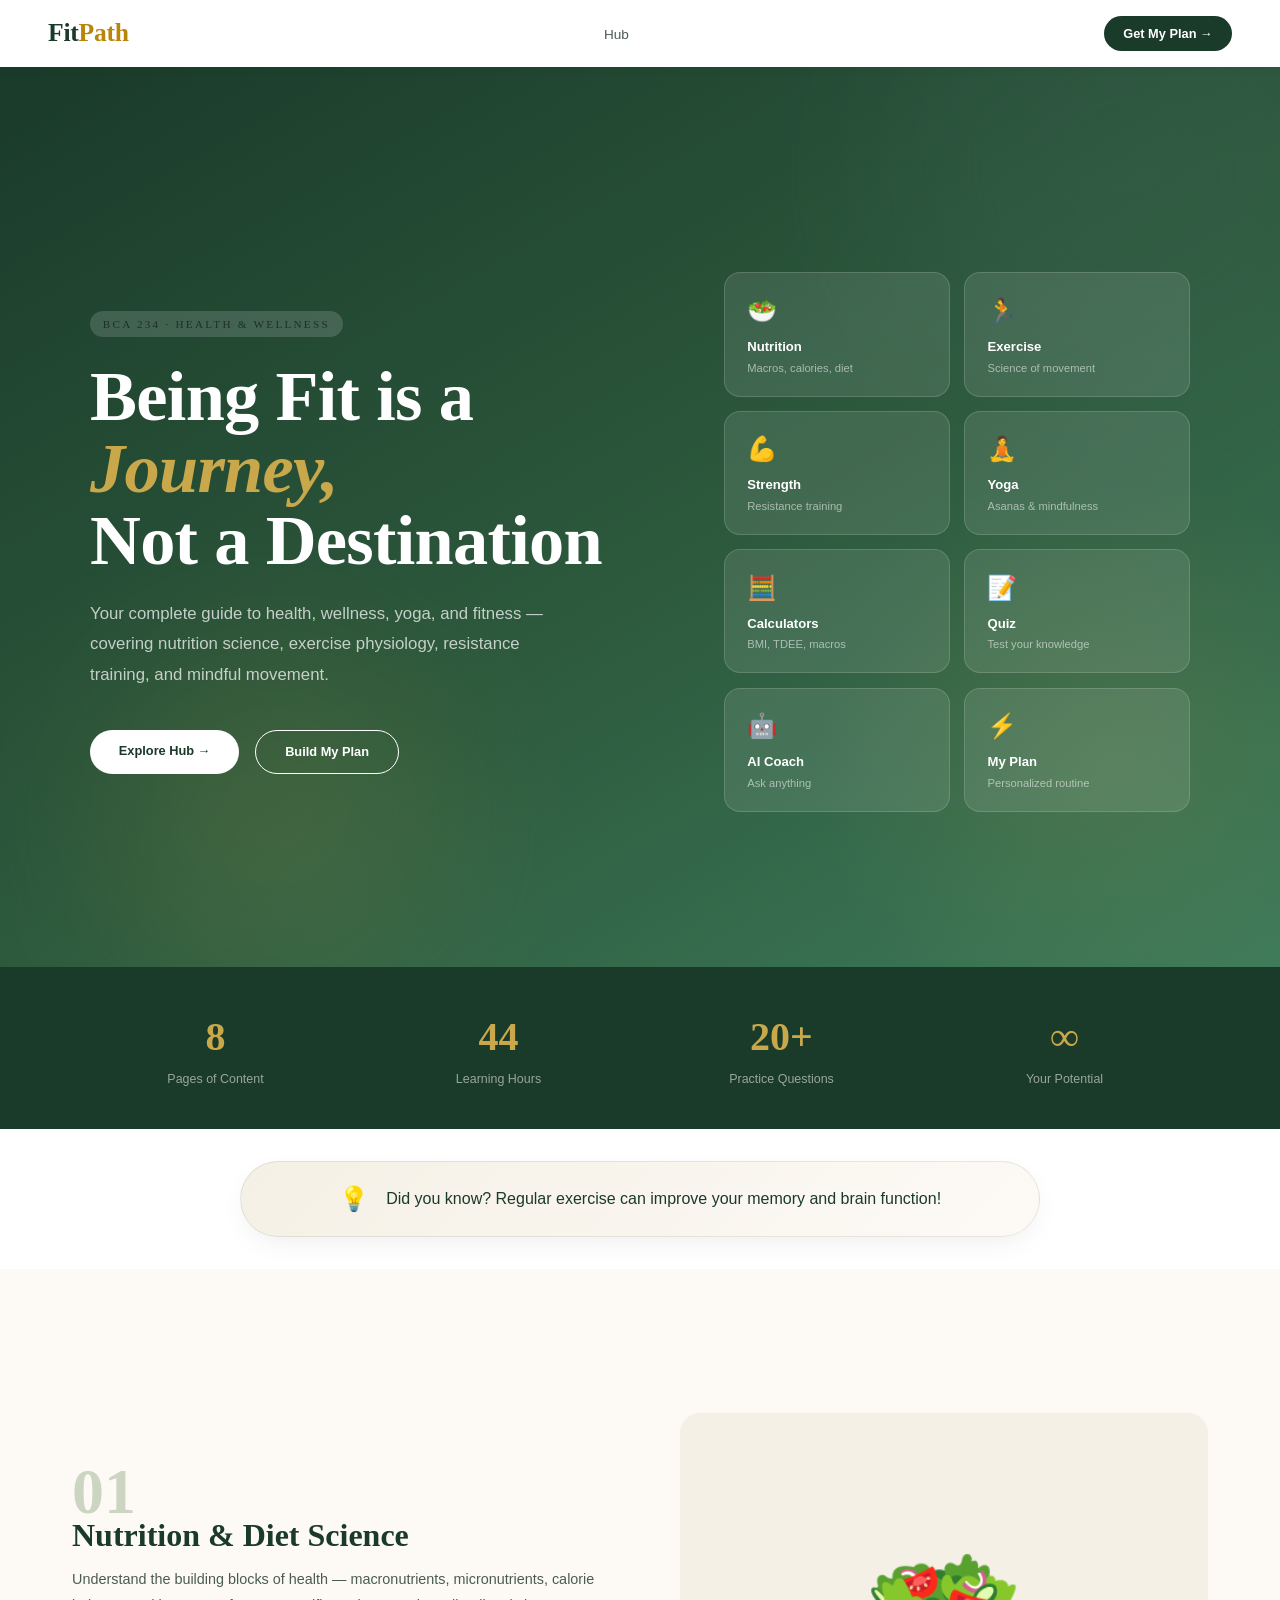
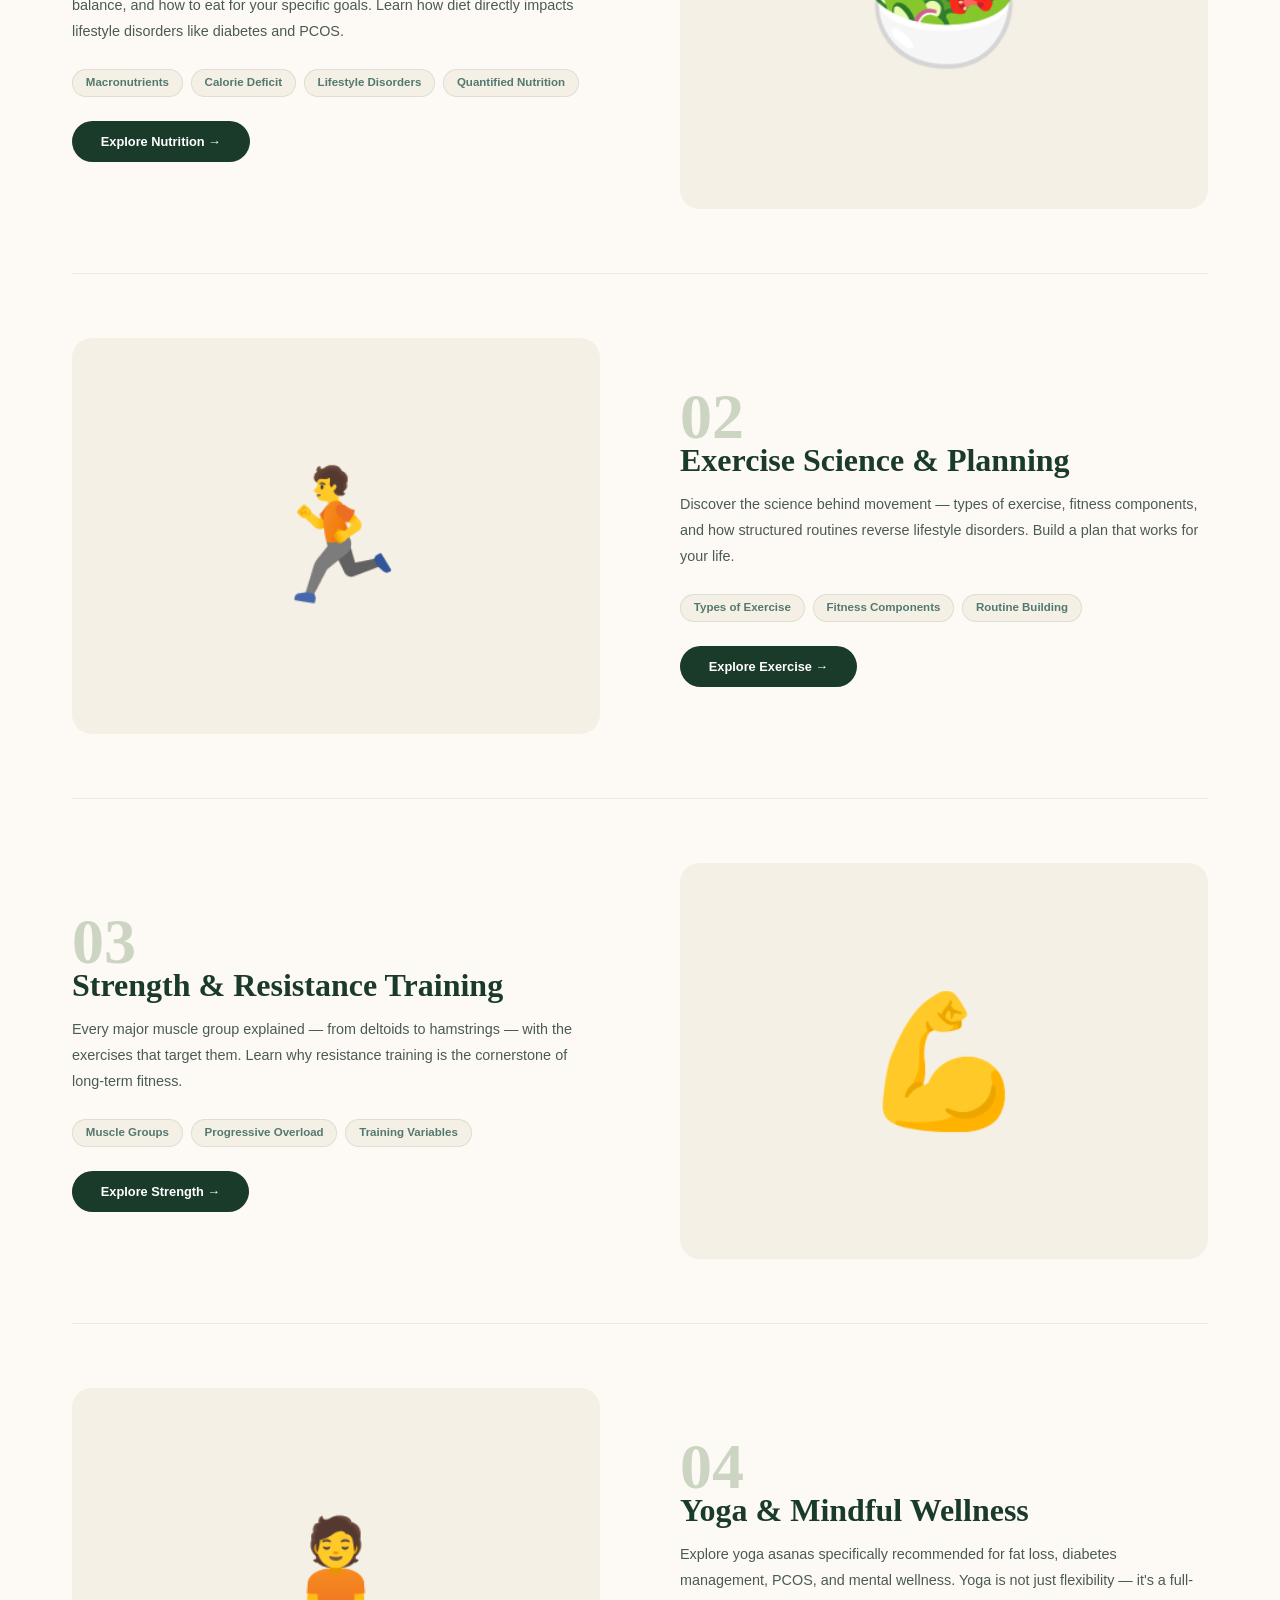
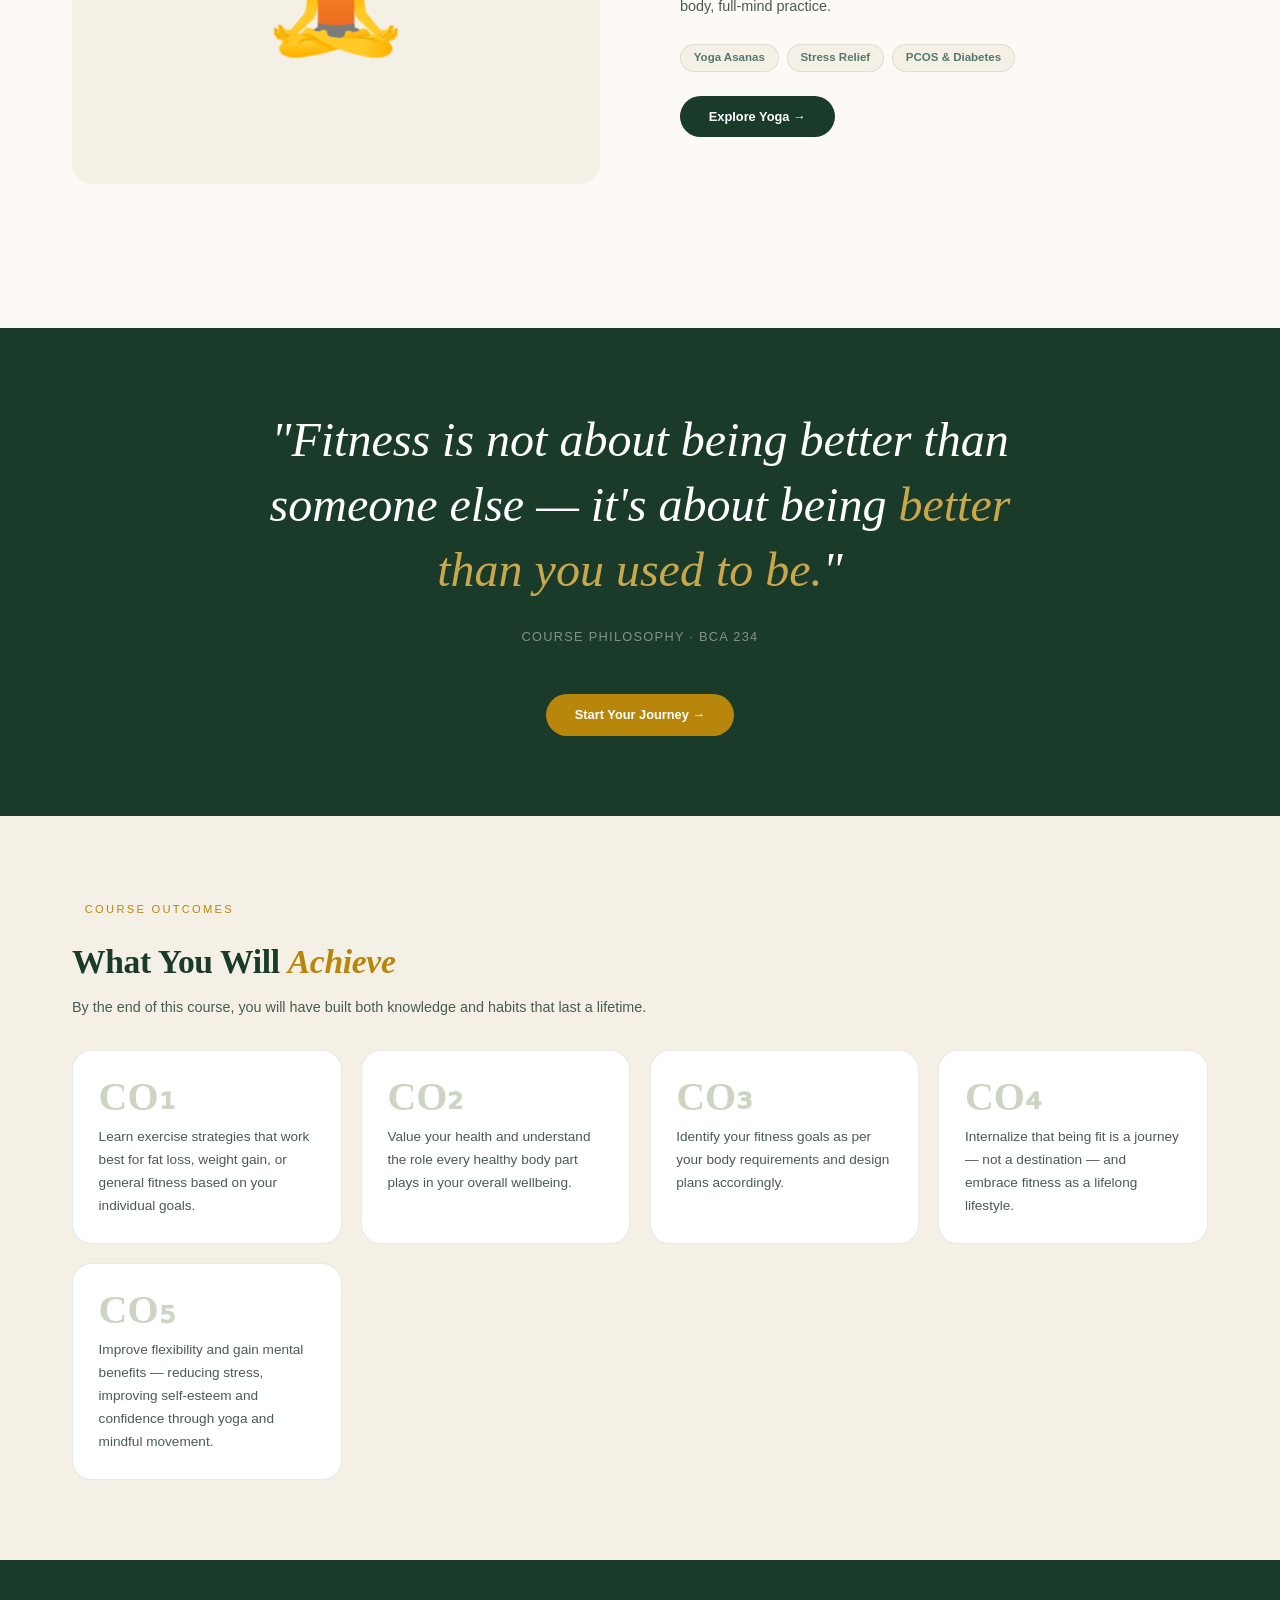
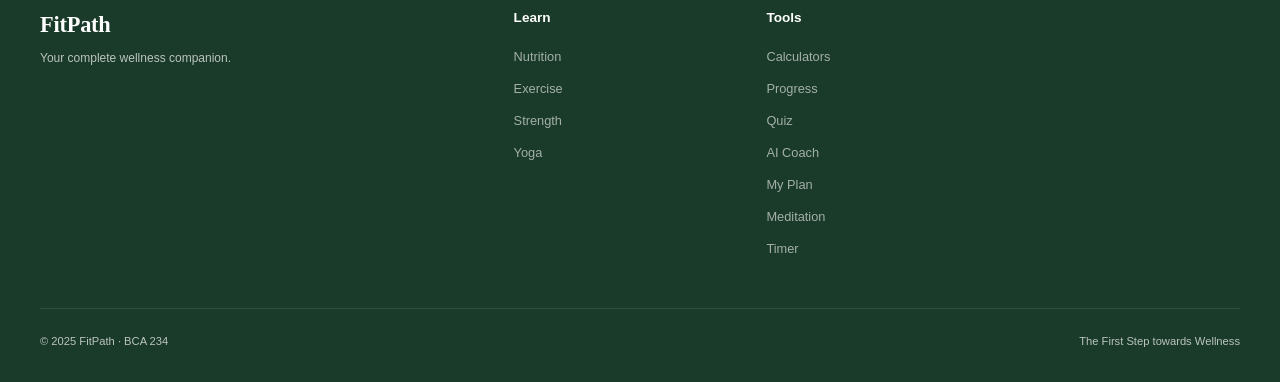
<file: index.html>
<!DOCTYPE html>
<html lang="en">
<head>
<meta charset="UTF-8"><meta name="viewport" content="width=device-width, initial-scale=1.0">
<title>FitPath — Health, Wellness & Yoga</title>
<link rel="stylesheet" href="style.css">
<style>
.home-hero{
  min-height:100vh;
  background:linear-gradient(150deg, var(--forest) 0%, #2d5a3d 55%, #3d7a5a 100%);
  display:flex;align-items:center;padding:110px 3rem 60px;position:relative;overflow:hidden;
}
.home-hero::after{
  content:'';position:absolute;right:-10%;bottom:-10%;
  width:600px;height:600px;border-radius:50%;
  background:radial-gradient(circle,rgba(201,168,76,0.12) 0%,transparent 70%);
}
.orb{position:absolute;border-radius:50%;filter:blur(90px);opacity:0.15;}
.orb1{width:500px;height:500px;background:#52796f;top:-150px;right:-100px;}
.orb2{width:300px;height:300px;background:#c9a84c;bottom:0;left:10%;}
.home-hero-inner{max-width:1100px;margin:0 auto;width:100%;display:grid;grid-template-columns:1.1fr 0.9fr;gap:4rem;align-items:center;position:relative;z-index:1;}
.home-hero h1{font-family:'Cormorant Garamond',serif;font-size:clamp(3rem,5.5vw,5rem);color:white;line-height:1.02;font-weight:700;margin-bottom:1.4rem;}
.home-hero h1 em{font-style:italic;color:var(--gold-light);}
.home-hero p{color:rgba(255,255,255,0.72);font-size:1.05rem;line-height:1.8;margin-bottom:2.5rem;max-width:460px;}
.home-hero-btns{display:flex;gap:1rem;flex-wrap:wrap;}
.pages-grid{display:grid;grid-template-columns:1fr 1fr;gap:0.9rem;}
.page-tile{
  background:rgba(255,255,255,0.1);border:1px solid rgba(255,255,255,0.15);
  border-radius:16px;padding:1.2rem 1.4rem;text-decoration:none;
  transition:all 0.3s;display:block;
}
.page-tile:hover{background:rgba(255,255,255,0.18);transform:translateY(-3px);}
.page-tile-icon{font-size:1.5rem;margin-bottom:0.5rem;}
.page-tile-name{font-size:0.82rem;font-weight:700;color:white;margin-bottom:0.2rem;}
.page-tile-desc{font-size:0.7rem;color:rgba(255,255,255,0.55);}

/* overview strip */
.overview-strip{background:var(--forest);padding:2.5rem 3rem;}
.overview-strip-inner{max-width:1100px;margin:0 auto;display:grid;grid-template-columns:repeat(4,1fr);gap:2rem;text-align:center;}
.strip-stat-num{font-family:'Cormorant Garamond',serif;font-size:2.5rem;font-weight:700;color:var(--gold-light);}
.strip-stat-label{font-size:0.78rem;color:rgba(255,255,255,0.55);margin-top:0.2rem;}

/* Fact Ticker */
.fact-ticker {
  background: linear-gradient(135deg, var(--parchment), var(--cream));
  padding: 1.2rem;
  text-align: center;
  border-radius: 60px;
  margin: 2rem auto;
  max-width: 800px;
  box-shadow: var(--shadow);
  border: 1px solid rgba(26,58,42,0.1);
}
.fact-icon {
  font-size: 1.5rem;
  margin-right: 0.8rem;
  vertical-align: middle;
}
.fact-text {
  font-size: 1rem;
  color: var(--forest);
  font-weight: 500;
  display: inline-block;
  transition: opacity 0.3s ease;
}

/* feature sections */
.features-section{background:var(--cream);}
.feature-row{display:grid;grid-template-columns:1fr 1fr;gap:5rem;align-items:center;padding:4rem 0;border-bottom:1px solid rgba(26,58,42,0.08);}
.feature-row:last-child{border-bottom:none;}
.feature-row.reverse{direction:rtl;}
.feature-row.reverse>*{direction:ltr;}
.feature-visual{border-radius:var(--radius);overflow:hidden;aspect-ratio:4/3;display:flex;align-items:center;justify-content:center;font-size:8rem;background:var(--parchment);}
.feature-num{font-family:'Cormorant Garamond',serif;font-size:4rem;font-weight:700;color:var(--mist);line-height:1;margin-bottom:-0.5rem;}
.feature-title{font-family:'Cormorant Garamond',serif;font-size:2rem;color:var(--forest);margin-bottom:0.75rem;font-weight:700;line-height:1.2;}
.feature-desc{font-size:0.9rem;color:var(--muted);line-height:1.8;margin-bottom:1.5rem;}
.feature-chips{display:flex;flex-wrap:wrap;gap:0.5rem;margin-bottom:1.5rem;}
.feature-chip{font-size:0.72rem;font-weight:600;padding:0.28rem 0.8rem;border-radius:50px;background:var(--parchment);color:var(--sage);border:1px solid rgba(26,58,42,0.1);}

/* quote section */
.quote-section{background:var(--forest);padding:80px 3rem;text-align:center;}
.big-quote{font-family:'Cormorant Garamond',serif;font-size:clamp(1.8rem,4vw,3rem);font-style:italic;color:white;line-height:1.35;max-width:800px;margin:0 auto 1.5rem;}
.big-quote em{color:var(--gold-light);}
.quote-source{font-size:0.8rem;color:rgba(255,255,255,0.45);letter-spacing:0.1em;text-transform:uppercase;}

/* co section */
.co-section{background:var(--parchment);}
.co-grid{display:grid;grid-template-columns:repeat(auto-fill,minmax(240px,1fr));gap:1.2rem;}
.co-card{background:white;border:1px solid rgba(26,58,42,0.1);border-radius:var(--radius);padding:1.6rem;}
.co-num{font-family:'Cormorant Garamond',serif;font-size:2.5rem;font-weight:700;color:var(--mist);line-height:1;}
.co-text{font-size:0.85rem;color:var(--muted);line-height:1.7;margin-top:0.5rem;}

@media(max-width:900px){
  .home-hero-inner{grid-template-columns:1fr;}
  .pages-grid{display:none;}
  .overview-strip-inner{grid-template-columns:repeat(2,1fr);}
  .feature-row,.feature-row.reverse{grid-template-columns:1fr;direction:ltr;gap:2rem;}
  .fact-ticker{margin:1rem;padding:0.8rem;}
  .fact-text{font-size:0.85rem;}
}
</style>
</head>
<body>
<nav>
  <a href="index.html" class="nav-logo">Fit<span>Path</span></a>
  <ul class="nav-links">
    <li><a href="hub.html">Hub</a></li>
  </ul>
  <a href="myplan.html" class="nav-cta">Get My Plan →</a>
  <button class="hamburger" id="hamburger"><span></span><span></span><span></span></button>
</nav>
<div class="mobile-menu" id="mobile-menu">
  <a href="hub.html">🎯 Hub</a>
  <a href="myplan.html">⚡ My Plan</a>
  <a href="dashboard.html">📊 Progress</a>
  <a href="meditation.html">🧘 Meditate</a>
  <a href="timer.html">⏱️ Timer</a>
</div>

<!-- HERO -->
<section class="home-hero">
  <div class="orb orb1"></div>
  <div class="orb orb2"></div>
  <div class="home-hero-inner">
    <div>
      <div class="hero-eyebrow">BCA 234 · Health & Wellness</div>
      <h1>Being Fit is a <em>Journey,</em><br>Not a Destination</h1>
      <p>Your complete guide to health, wellness, yoga, and fitness — covering nutrition science, exercise physiology, resistance training, and mindful movement.</p>
      <div class="home-hero-btns">
        <a href="hub.html" class="btn btn-white">Explore Hub →</a>
        <a href="myplan.html" class="btn btn-ghost-white">Build My Plan</a>
      </div>
    </div>
    <div class="pages-grid">
      <a href="nutrition.html" class="page-tile"><div class="page-tile-icon">🥗</div><div class="page-tile-name">Nutrition</div><div class="page-tile-desc">Macros, calories, diet</div></a>
      <a href="exercise.html" class="page-tile"><div class="page-tile-icon">🏃</div><div class="page-tile-name">Exercise</div><div class="page-tile-desc">Science of movement</div></a>
      <a href="strength.html" class="page-tile"><div class="page-tile-icon">💪</div><div class="page-tile-name">Strength</div><div class="page-tile-desc">Resistance training</div></a>
      <a href="yoga.html" class="page-tile"><div class="page-tile-icon">🧘</div><div class="page-tile-name">Yoga</div><div class="page-tile-desc">Asanas & mindfulness</div></a>
      <a href="calculators.html" class="page-tile"><div class="page-tile-icon">🧮</div><div class="page-tile-name">Calculators</div><div class="page-tile-desc">BMI, TDEE, macros</div></a>
      <a href="quiz.html" class="page-tile"><div class="page-tile-icon">📝</div><div class="page-tile-name">Quiz</div><div class="page-tile-desc">Test your knowledge</div></a>
      <a href="coach.html" class="page-tile"><div class="page-tile-icon">🤖</div><div class="page-tile-name">AI Coach</div><div class="page-tile-desc">Ask anything</div></a>
      <a href="myplan.html" class="page-tile"><div class="page-tile-icon">⚡</div><div class="page-tile-name">My Plan</div><div class="page-tile-desc">Personalized routine</div></a>
    </div>
  </div>
</section>

<!-- STRIP -->
<div class="overview-strip">
  <div class="overview-strip-inner">
    <div><div class="strip-stat-num">8</div><div class="strip-stat-label">Pages of Content</div></div>
    <div><div class="strip-stat-num">44</div><div class="strip-stat-label">Learning Hours</div></div>
    <div><div class="strip-stat-num">20+</div><div class="strip-stat-label">Practice Questions</div></div>
    <div><div class="strip-stat-num">∞</div><div class="strip-stat-label">Your Potential</div></div>
  </div>
</div>

<!-- DID YOU KNOW? FACT TICKER - FIXED VERSION -->
<div class="container">
  <div class="fact-ticker" id="factTicker">
    <span class="fact-icon">💡</span>
    <span class="fact-text" id="factText">Did you know? Regular exercise can improve your memory and brain function!</span>
  </div>
</div>

<!-- FEATURES -->
<section class="features-section">
  <div class="container">
    <div class="feature-row">
      <div>
        <div class="feature-num">01</div>
        <div class="feature-title">Nutrition & Diet Science</div>
        <div class="feature-desc">Understand the building blocks of health — macronutrients, micronutrients, calorie balance, and how to eat for your specific goals. Learn how diet directly impacts lifestyle disorders like diabetes and PCOS.</div>
        <div class="feature-chips"><span class="feature-chip">Macronutrients</span><span class="feature-chip">Calorie Deficit</span><span class="feature-chip">Lifestyle Disorders</span><span class="feature-chip">Quantified Nutrition</span></div>
        <a href="nutrition.html" class="btn btn-dark">Explore Nutrition →</a>
      </div>
      <div class="feature-visual">🥗</div>
    </div>
    <div class="feature-row reverse">
      <div>
        <div class="feature-num">02</div>
        <div class="feature-title">Exercise Science & Planning</div>
        <div class="feature-desc">Discover the science behind movement — types of exercise, fitness components, and how structured routines reverse lifestyle disorders. Build a plan that works for your life.</div>
        <div class="feature-chips"><span class="feature-chip">Types of Exercise</span><span class="feature-chip">Fitness Components</span><span class="feature-chip">Routine Building</span></div>
        <a href="exercise.html" class="btn btn-dark">Explore Exercise →</a>
      </div>
      <div class="feature-visual">🏃</div>
    </div>
    <div class="feature-row">
      <div>
        <div class="feature-num">03</div>
        <div class="feature-title">Strength & Resistance Training</div>
        <div class="feature-desc">Every major muscle group explained — from deltoids to hamstrings — with the exercises that target them. Learn why resistance training is the cornerstone of long-term fitness.</div>
        <div class="feature-chips"><span class="feature-chip">Muscle Groups</span><span class="feature-chip">Progressive Overload</span><span class="feature-chip">Training Variables</span></div>
        <a href="strength.html" class="btn btn-dark">Explore Strength →</a>
      </div>
      <div class="feature-visual">💪</div>
    </div>
    <div class="feature-row reverse">
      <div>
        <div class="feature-num">04</div>
        <div class="feature-title">Yoga & Mindful Wellness</div>
        <div class="feature-desc">Explore yoga asanas specifically recommended for fat loss, diabetes management, PCOS, and mental wellness. Yoga is not just flexibility — it's a full-body, full-mind practice.</div>
        <div class="feature-chips"><span class="feature-chip">Yoga Asanas</span><span class="feature-chip">Stress Relief</span><span class="feature-chip">PCOS & Diabetes</span></div>
        <a href="yoga.html" class="btn btn-dark">Explore Yoga →</a>
      </div>
      <div class="feature-visual">🧘</div>
    </div>
  </div>
</section>

<!-- QUOTE -->
<section class="quote-section">
  <p class="big-quote">"Fitness is not about being better than someone else — it's about being <em>better than you used to be.</em>"</p>
  <p class="quote-source">Course Philosophy · BCA 234</p>
  <br><br>
  <a href="myplan.html" class="btn btn-gold">Start Your Journey →</a>
</section>

<!-- COURSE OUTCOMES -->
<section class="co-section">
  <div class="container">
    <div class="section-header">
      <span class="eyebrow">Course Outcomes</span>
      <h2 class="section-title">What You Will <em>Achieve</em></h2>
      <p class="section-sub">By the end of this course, you will have built both knowledge and habits that last a lifetime.</p>
    </div>
    <div class="co-grid">
      <div class="co-card"><div class="co-num">CO₁</div><div class="co-text">Learn exercise strategies that work best for fat loss, weight gain, or general fitness based on your individual goals.</div></div>
      <div class="co-card"><div class="co-num">CO₂</div><div class="co-text">Value your health and understand the role every healthy body part plays in your overall wellbeing.</div></div>
      <div class="co-card"><div class="co-num">CO₃</div><div class="co-text">Identify your fitness goals as per your body requirements and design plans accordingly.</div></div>
      <div class="co-card"><div class="co-num">CO₄</div><div class="co-text">Internalize that being fit is a journey — not a destination — and embrace fitness as a lifelong lifestyle.</div></div>
      <div class="co-card"><div class="co-num">CO₅</div><div class="co-text">Improve flexibility and gain mental benefits — reducing stress, improving self-esteem and confidence through yoga and mindful movement.</div></div>
    </div>
  </div>
</section>

<footer>
  <div class="footer-inner">
    <div class="footer-top">
      <div><div class="footer-logo">FitPath</div><div class="footer-tagline">Your complete wellness companion.</div></div>
      <div><div class="footer-col-title">Learn</div><ul class="footer-links-list"><li><a href="nutrition.html">Nutrition</a></li><li><a href="exercise.html">Exercise</a></li><li><a href="strength.html">Strength</a></li><li><a href="yoga.html">Yoga</a></li></ul></div>
      <div><div class="footer-col-title">Tools</div><ul class="footer-links-list"><li><a href="calculators.html">Calculators</a></li><li><a href="dashboard.html">Progress</a></li><li><a href="quiz.html">Quiz</a></li><li><a href="coach.html">AI Coach</a></li><li><a href="myplan.html">My Plan</a></li><li><a href="meditation.html">Meditation</a></li><li><a href="timer.html">Timer</a></li></ul></div>
    </div>
    <div class="footer-bottom"><p>© 2025 FitPath · BCA 234</p> <p>The First Step towards Wellness</p></div>
  </div>
</footer>
<script src="shared.js"></script>
<script>
// DID YOU KNOW? FACT TICKER - FIXED WORKING VERSION
const tickerFacts = [
  "💪 Did you know? Regular exercise can improve your memory and brain function!",  
  "🥗 Did you know? Drinking water before meals can help you eat fewer calories!",
  "🚶 Did you know? Just 10 minutes of walking after a meal lowers blood sugar by 22%!",
  "🔥 Did you know? Muscle burns 3x more calories than fat, even at rest!",
  "🧘 Did you know? Yoga reduces cortisol (stress hormone) by up to 30%!",
  "🦴 Did you know? Strength training improves bone density and prevents osteoporosis!",
  "😴 Did you know? 7-8 hours of sleep helps with weight loss and muscle recovery!",
  "🥚 Did you know? Protein keeps you full longer than carbs or fats!",
  "🌬️ Did you know? Deep breathing for 5 minutes can lower blood pressure instantly!",
  "👣 Did you know? Walking 10,000 steps daily burns an extra 300-400 calories!",
  "🧠 Did you know? Meditation can reduce anxiety in just 10 minutes a day!",
  "🍎 Did you know? Eating an apple before a meal can reduce calorie intake by 15%!"
];

let tickerIndex = 0;
const factTextElement = document.getElementById('factText');

function changeFact() {
  if (factTextElement) {
    factTextElement.style.opacity = '0';
    setTimeout(() => {
      tickerIndex = (tickerIndex + 1) % tickerFacts.length;
      factTextElement.innerHTML = tickerFacts[tickerIndex];
      factTextElement.style.opacity = '1';
    }, 300);
  }
}

// Change fact every 6 seconds
if (factTextElement) {
  setInterval(changeFact, 6000);
}
</script>
</body>
</html>
</file>
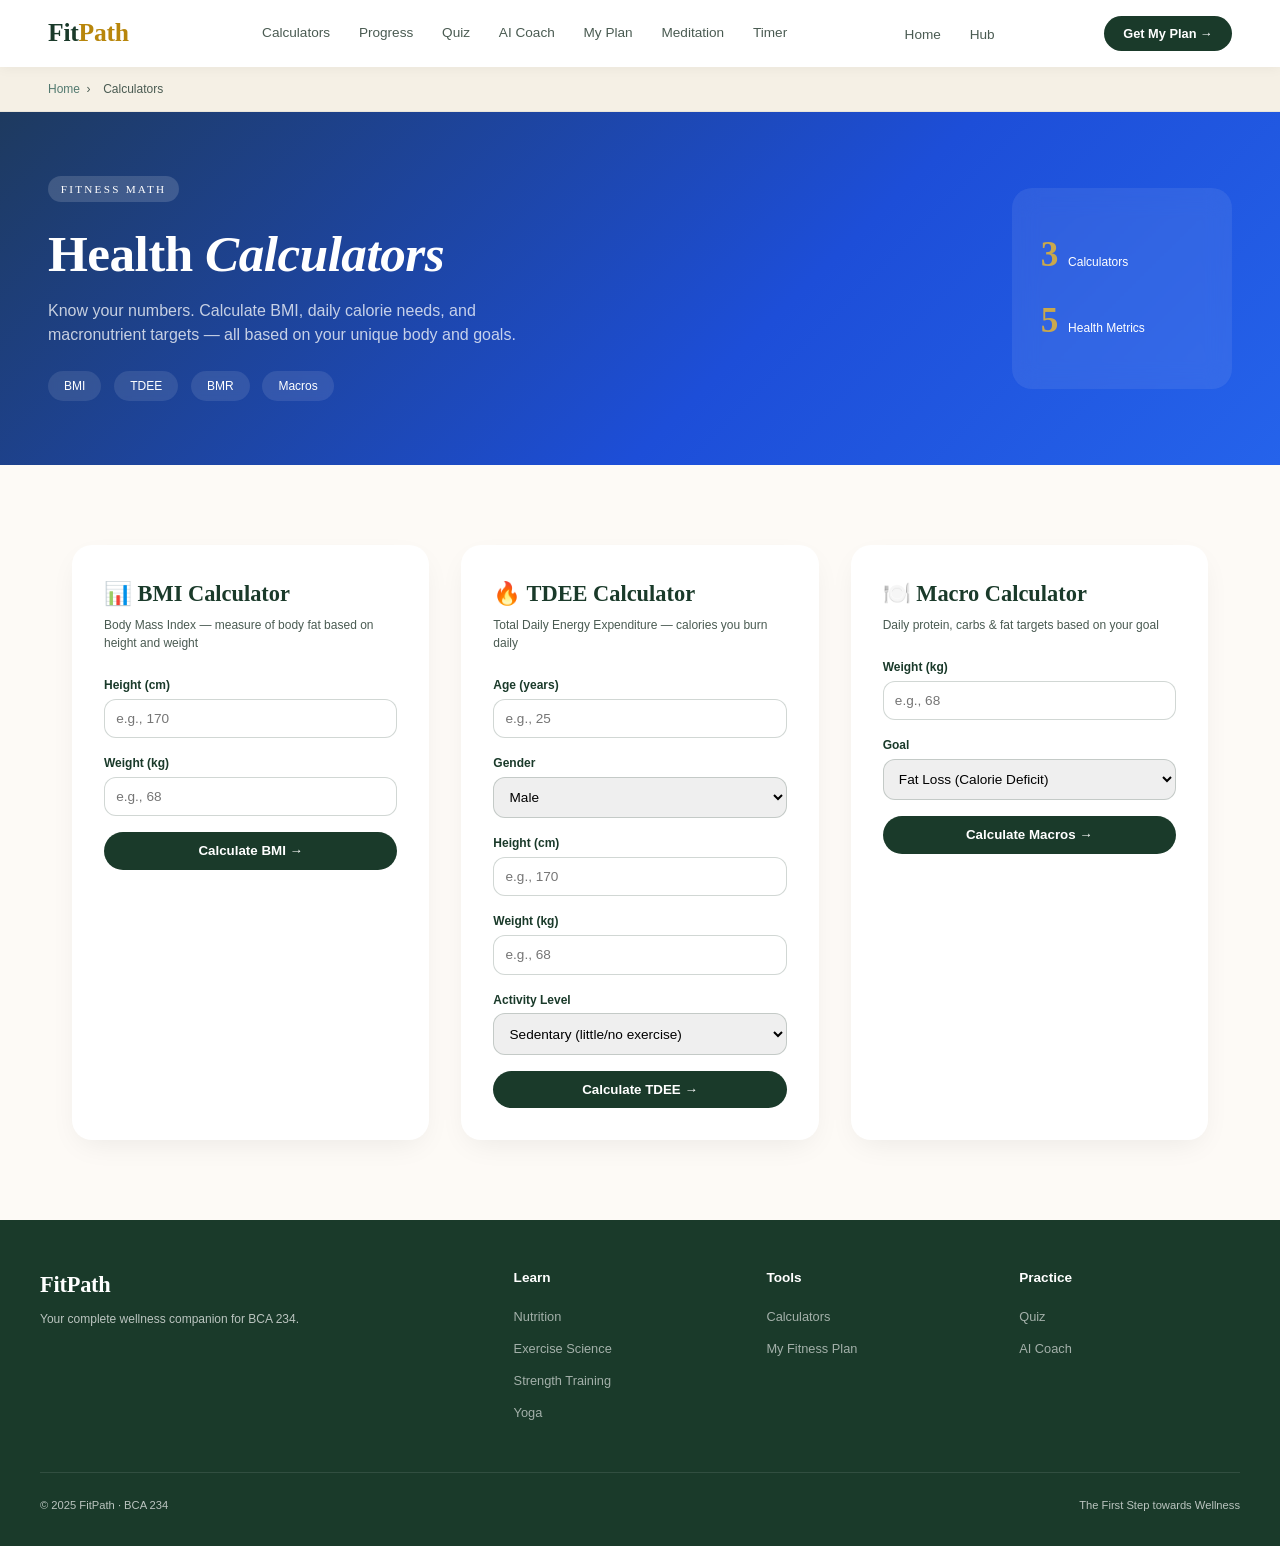
<file: calculators.html>
<!DOCTYPE html>
<html lang="en">
<head>
<meta charset="UTF-8"><meta name="viewport" content="width=device-width,initial-scale=1.0">
<title>Calculators — FitPath</title>
<link rel="stylesheet" href="style.css">
<style>
.calc-hero{background:linear-gradient(135deg,#1e3a5f 0%,#1d4ed8 60%,#2563eb 100%);}
.calc-grid{display:grid;grid-template-columns:repeat(auto-fill,minmax(350px,1fr));gap:2rem;}
.calc-card{background:white;border-radius:var(--radius);padding:2rem;box-shadow:var(--shadow);}
.calc-title{font-family:'Cormorant Garamond',serif;font-size:1.4rem;color:var(--forest);font-weight:700;margin-bottom:0.3rem;}
.calc-sub{font-size:0.75rem;color:var(--muted);margin-bottom:1.5rem;}
.input-group{margin-bottom:1rem;}
.input-group label{display:block;font-size:0.75rem;font-weight:600;margin-bottom:0.3rem;color:var(--forest);}
.input-group input,.input-group select{width:100%;padding:0.7rem;border:1px solid rgba(26,58,42,0.2);border-radius:12px;font-family:inherit;font-size:0.85rem;}
.calc-result{background:var(--parchment);border-radius:var(--radius-sm);padding:1.2rem;margin:1.2rem 0;text-align:center;}
.calc-result-value{font-size:1.8rem;font-weight:700;color:var(--forest);}
.calc-result-label{font-size:0.7rem;color:var(--muted);}
.calc-btn{background:var(--forest);color:white;border:none;padding:0.7rem 1.5rem;border-radius:40px;font-weight:600;cursor:pointer;width:100%;}
.calc-btn:hover{background:#0f2a1e;}
.result-detail{font-size:0.8rem;color:var(--muted);margin-top:0.5rem;}
</style>
</head>
<body>
<nav>
  <a href="index.html" class="nav-logo">Fit<span>Path</span></a>
  
  <!-- TOOLS HYPERLINKS -->
  <div class="dynamic-nav-links">
    <a href="calculators.html"> Calculators</a>
    <a href="dashboard.html"> Progress</a>
    <a href="quiz.html"> Quiz</a>
    <a href="coach.html"> AI Coach</a>
    <a href="myplan.html"> My Plan</a>
    <a href="meditation.html"> Meditation</a>
    <a href="timer.html"> Timer</a>
  </div>
  
  <ul class="nav-links">
    <li><a href="index.html">Home</a></li>
    <li><a href="hub.html">Hub</a></li>
  </ul>
  <a href="myplan.html" class="nav-cta">Get My Plan →</a>
  <button class="hamburger" id="hamburger"><span></span><span></span><span></span></button>
</nav>
<div class="mobile-menu" id="mobile-menu">
  <a href="index.html">🏠 Home</a>
  <a href="hub.html">🎯 Hub</a>
  <a href="dashboard.html">📊 Progress</a>
  <a href="myplan.html">⚡ My Plan</a>
  <a href="nutrition.html">🥗 Nutrition</a>
  <a href="exercise.html">🏃 Exercise</a>
  <a href="strength.html">💪 Strength</a>
  <a href="yoga.html">🧘 Yoga</a>
  <a href="calculators.html">🧮 Calculators</a>
  <a href="quiz.html">📝 Quiz</a>
  <a href="coach.html">🤖 AI Coach</a>
  <a href="meditation.html">🧘 Meditation</a>
  <a href="timer.html">⏱️ Timer</a>
</div>


<div class="breadcrumb"><div class="breadcrumb-inner"><a href="index.html">Home</a><span>›</span><span>Calculators</span></div></div>

<div class="calc-hero">
  <div class="page-hero" style="margin-top:0;background:none;">
    <div class="page-hero-inner">
      <div>
        <div class="hero-eyebrow">Fitness Math</div>
        <h1>Health <em>Calculators</em></h1>
        <p>Know your numbers. Calculate BMI, daily calorie needs, and macronutrient targets — all based on your unique body and goals.</p>
        <div class="hero-pill-row">
          <span class="hero-pill">BMI</span><span class="hero-pill">TDEE</span><span class="hero-pill">BMR</span><span class="hero-pill">Macros</span>
        </div>
      </div>
      <div class="hero-card">
        <div class="hero-card-stat"><span class="stat-num">3</span><span class="stat-label">&nbsp;Calculators</span></div>
        <div class="hero-card-stat"><span class="stat-num">5</span><span class="stat-label">&nbsp;Health Metrics</span></div>
      </div>
    </div>
  </div>
</div>

<section style="background:var(--cream);">
  <div class="container">
    <div class="calc-grid">
      <!-- BMI Calculator -->
      <div class="calc-card">
        <div class="calc-title">📊 BMI Calculator</div>
        <div class="calc-sub">Body Mass Index — measure of body fat based on height and weight</div>
        <div class="input-group"><label>Height (cm)</label><input type="number" id="bmiHeight" placeholder="e.g., 170"></div>
        <div class="input-group"><label>Weight (kg)</label><input type="number" id="bmiWeight" placeholder="e.g., 68"></div>
        <button class="calc-btn" onclick="calculateBMI()">Calculate BMI →</button>
        <div id="bmiResult" class="calc-result" style="display:none;">
          <div class="calc-result-value" id="bmiValue">—</div>
          <div class="calc-result-label" id="bmiCategory"></div>
          <div class="result-detail" id="bmiDetail"></div>
        </div>
      </div>

      <!-- TDEE Calculator -->
      <div class="calc-card">
        <div class="calc-title">🔥 TDEE Calculator</div>
        <div class="calc-sub">Total Daily Energy Expenditure — calories you burn daily</div>
        <div class="input-group"><label>Age (years)</label><input type="number" id="tdeeAge" placeholder="e.g., 25"></div>
        <div class="input-group"><label>Gender</label><select id="tdeeGender"><option value="male">Male</option><option value="female">Female</option></select></div>
        <div class="input-group"><label>Height (cm)</label><input type="number" id="tdeeHeight" placeholder="e.g., 170"></div>
        <div class="input-group"><label>Weight (kg)</label><input type="number" id="tdeeWeight" placeholder="e.g., 68"></div>
        <div class="input-group"><label>Activity Level</label><select id="tdeeActivity">
          <option value="1.2">Sedentary (little/no exercise)</option>
          <option value="1.375">Light (1-3 days/week)</option>
          <option value="1.55">Moderate (3-5 days/week)</option>
          <option value="1.725">Active (6-7 days/week)</option>
          <option value="1.9">Very Active (athlete)</option>
        </select></div>
        <button class="calc-btn" onclick="calculateTDEE()">Calculate TDEE →</button>
        <div id="tdeeResult" class="calc-result" style="display:none;">
          <div class="calc-result-value" id="tdeeValue">—</div>
          <div class="calc-result-label">calories per day</div>
          <div class="result-detail" id="tdeeDetail"></div>
        </div>
      </div>

      <!-- Macro Calculator -->
      <div class="calc-card">
        <div class="calc-title">🍽️ Macro Calculator</div>
        <div class="calc-sub">Daily protein, carbs & fat targets based on your goal</div>
        <div class="input-group"><label>Weight (kg)</label><input type="number" id="macroWeight" placeholder="e.g., 68"></div>
        <div class="input-group"><label>Goal</label><select id="macroGoal">
          <option value="deficit">Fat Loss (Calorie Deficit)</option>
          <option value="maintenance">Maintenance</option>
          <option value="surplus">Muscle Gain (Calorie Surplus)</option>
        </select></div>
        <button class="calc-btn" onclick="calculateMacros()">Calculate Macros →</button>
        <div id="macroResult" class="calc-result" style="display:none;">
          <div class="calc-result-value" id="macroProtein">—</div>
          <div class="calc-result-label">Protein (g per day)</div>
          <div class="result-detail" id="macroDetail"></div>
        </div>
      </div>
    </div>
  </div>
</section>

<footer>
  <div class="footer-inner">
    <div class="footer-top">
      <div><div class="footer-logo">FitPath</div><div class="footer-tagline">Your complete wellness companion for BCA 234.</div></div>
      <div><div class="footer-col-title">Learn</div><ul class="footer-links-list"><li><a href="nutrition.html">Nutrition</a></li><li><a href="exercise.html">Exercise Science</a></li><li><a href="strength.html">Strength Training</a></li><li><a href="yoga.html">Yoga</a></li></ul></div>
      <div><div class="footer-col-title">Tools</div><ul class="footer-links-list"><li><a href="calculators.html">Calculators</a></li><li><a href="myplan.html">My Fitness Plan</a></li></ul></div>
      <div><div class="footer-col-title">Practice</div><ul class="footer-links-list"><li><a href="quiz.html">Quiz</a></li><li><a href="coach.html">AI Coach</a></li></ul></div>
    </div>
        <div class="footer-bottom"><p>© 2025 FitPath · BCA 234</p> <p>The First Step towards Wellness</p></div>

  </div>
</footer>
<script src="shared.js"></script>
<script>
function calculateBMI(){
  let h = parseFloat(document.getElementById('bmiHeight').value)/100;
  let w = parseFloat(document.getElementById('bmiWeight').value);
  if(!h||!w) return;
  let bmi = (w/(h*h)).toFixed(1);
  let cat='', detail='';
  if(bmi<18.5){ cat='Underweight'; detail='You may need to gain healthy weight. Consult a nutritionist.'; }
  else if(bmi<25){ cat='Normal weight ✅'; detail='Great! Maintain with balanced diet and exercise.'; }
  else if(bmi<30){ cat='Overweight'; detail='A calorie deficit and regular exercise can help.'; }
  else{ cat='Obese'; detail='Consider lifestyle changes with professional guidance.'; }
  document.getElementById('bmiValue').innerHTML=bmi;
  document.getElementById('bmiCategory').innerHTML=cat;
  document.getElementById('bmiDetail').innerHTML=detail;
  document.getElementById('bmiResult').style.display='block';
}
function calculateTDEE(){
  let age=parseFloat(document.getElementById('tdeeAge').value);
  let gender=document.getElementById('tdeeGender').value;
  let h=parseFloat(document.getElementById('tdeeHeight').value);
  let w=parseFloat(document.getElementById('tdeeWeight').value);
  let act=parseFloat(document.getElementById('tdeeActivity').value);
  if(!age||!h||!w) return;
  let bmr = gender==='male' ? (10*w + 6.25*h - 5*age + 5) : (10*w + 6.25*h - 5*age - 161);
  let tdee = Math.round(bmr * act);
  document.getElementById('tdeeValue').innerHTML=tdee;
  let deficit = Math.round(tdee - 500);
  let surplus = Math.round(tdee + 300);
  document.getElementById('tdeeDetail').innerHTML=`For fat loss: ~${deficit} cal/day | For muscle gain: ~${surplus} cal/day`;
  document.getElementById('tdeeResult').style.display='block';
}
function calculateMacros(){
  let w=parseFloat(document.getElementById('macroWeight').value);
  let goal=document.getElementById('macroGoal').value;
  if(!w) return;
  let protein = Math.round(w * 1.8);
  let carbs = goal==='deficit' ? Math.round(w*2) : goal==='surplus' ? Math.round(w*3.5) : Math.round(w*2.8);
  let fat = goal==='deficit' ? Math.round(w*0.6) : goal==='surplus' ? Math.round(w*0.9) : Math.round(w*0.75);
  document.getElementById('macroProtein').innerHTML=`${protein}g Protein<br>${carbs}g Carbs<br>${fat}g Fat`;
  let calories = (protein*4)+(carbs*4)+(fat*9);
  document.getElementById('macroDetail').innerHTML=`Total: ~${calories} calories daily`;
  document.getElementById('macroResult').style.display='block';
}
</script>
</body>
</html>
</file>
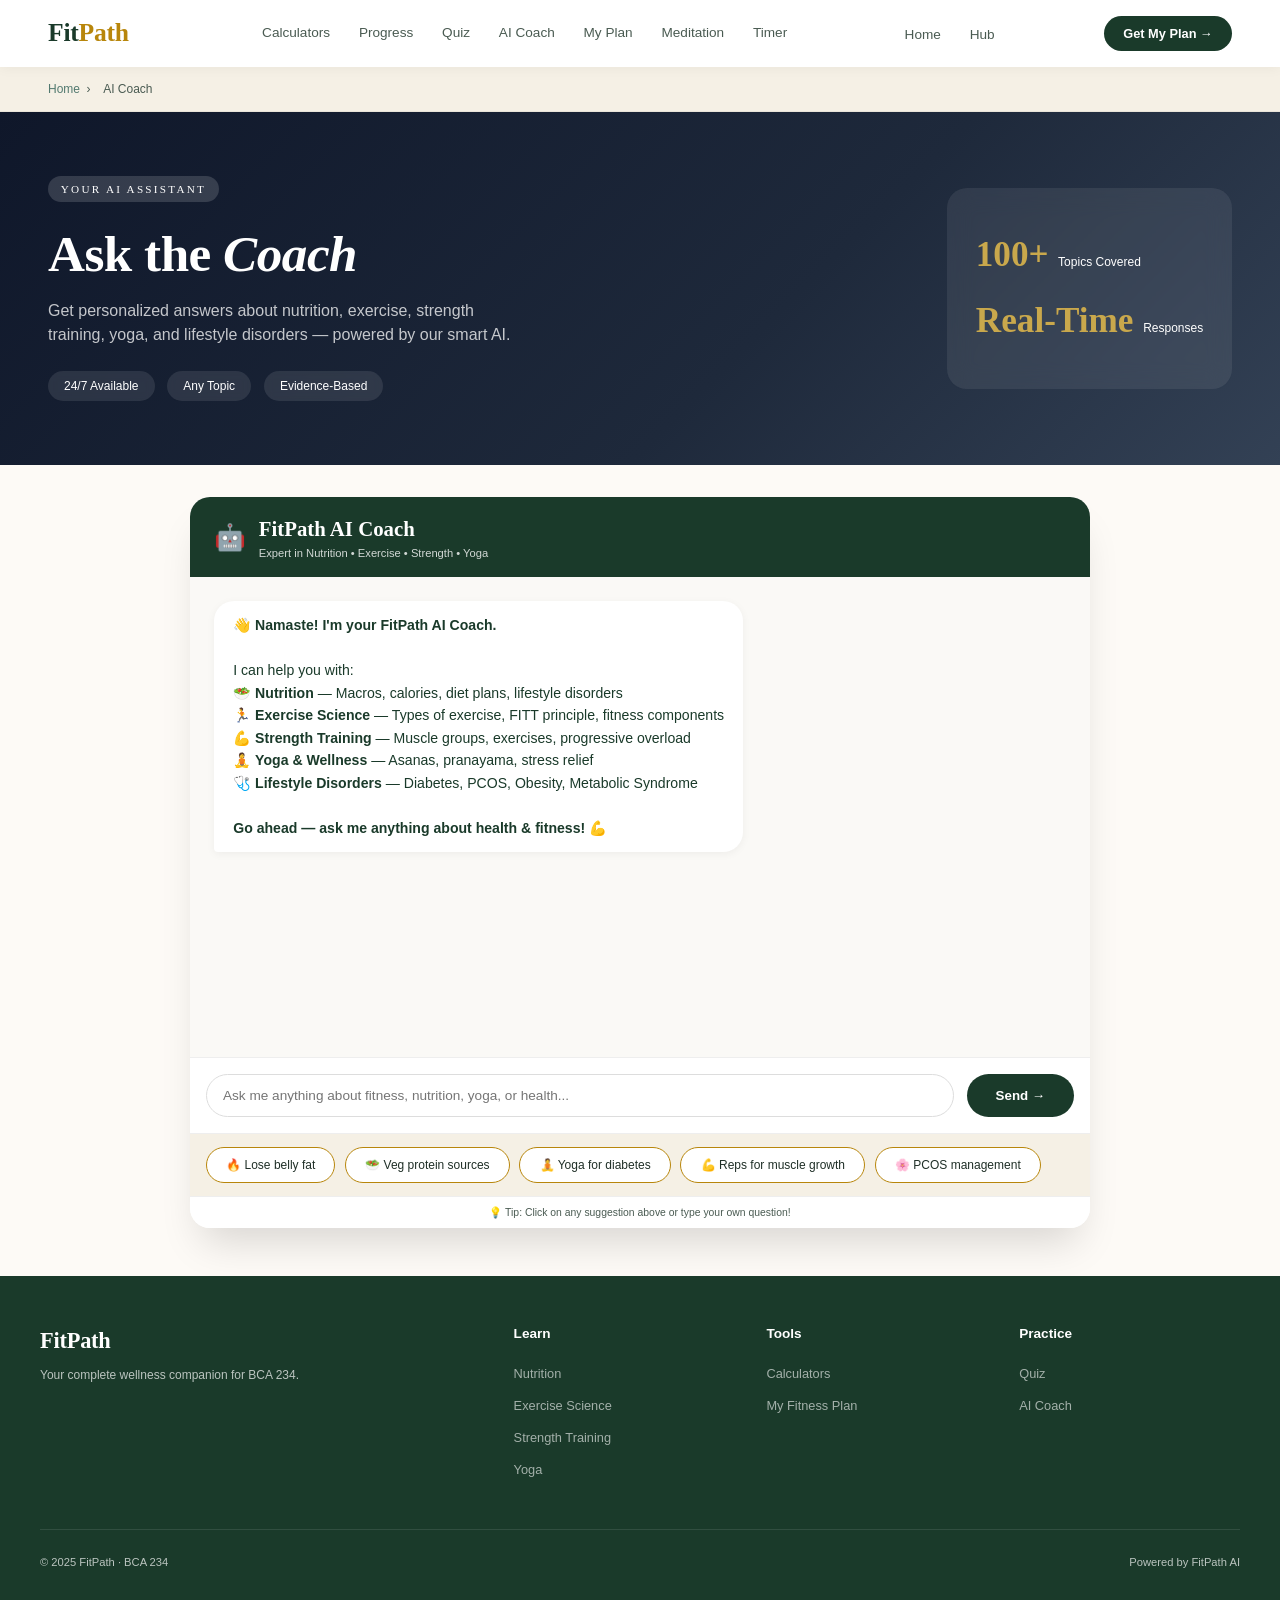
<file: coach.html>
<!DOCTYPE html>
<html lang="en">
<head>
<meta charset="UTF-8"><meta name="viewport" content="width=device-width,initial-scale=1.0">
<title>AI Coach — FitPath</title>
<link rel="stylesheet" href="style.css">
<style>
.coach-hero{background:linear-gradient(135deg,#0f172a 0%,#1e293b 60%,#334155 100%);}
.chat-container{max-width:900px;margin:0 auto;background:white;border-radius:var(--radius);overflow:hidden;box-shadow:var(--shadow-lg);}
.chat-header{background:var(--forest);padding:1rem 1.5rem;color:white;display:flex;align-items:center;gap:0.8rem;}
.chat-header-icon{font-size:1.6rem;}
.chat-header-title{font-family:'Cormorant Garamond',serif;font-size:1.3rem;font-weight:700;}
.chat-header-sub{font-size:0.7rem;opacity:0.8;}
.chat-messages{height:480px;overflow-y:auto;padding:1.5rem;background:#faf9f6;display:flex;flex-direction:column;gap:1rem;}
.msg{display:flex;margin-bottom:0.5rem;animation:fadeIn 0.3s ease;}
.msg.user{justify-content:flex-end;}
.msg.bot{justify-content:flex-start;}
.msg-content{max-width:80%;padding:0.8rem 1.2rem;border-radius:20px;font-size:0.88rem;line-height:1.6;}
.msg.user .msg-content{background:var(--forest);color:white;border-bottom-right-radius:4px;}
.msg.bot .msg-content{background:white;color:var(--forest);border-bottom-left-radius:4px;box-shadow:0 2px 8px rgba(0,0,0,0.05);}
.msg-content p{margin:0.3rem 0;}
.msg-content ul, .msg-content ol{margin:0.4rem 0;padding-left:1.2rem;}
.msg-content li{margin:0.2rem 0;}
.chat-input-area{display:flex;padding:1rem;background:white;border-top:1px solid #eee;gap:0.8rem;}
.chat-input-area input{flex:1;padding:0.8rem 1rem;border:1px solid #ddd;border-radius:40px;font-family:inherit;font-size:0.85rem;transition:0.2s;}
.chat-input-area input:focus{outline:none;border-color:var(--gold);}
.chat-input-area button{background:var(--forest);color:white;border:none;padding:0.8rem 1.8rem;border-radius:40px;cursor:pointer;font-weight:600;transition:0.2s;}
.chat-input-area button:hover{background:#0f2a1e;transform:scale(0.98);}
.typing-indicator{display:flex;align-items:center;gap:6px;padding:0.5rem 0;}
.typing-dots{display:flex;gap:4px;}
.typing-dots span{width:7px;height:7px;background:var(--muted);border-radius:50%;animation:typing 1.4s infinite;}
.typing-dots span:nth-child(2){animation-delay:0.2s;}
.typing-dots span:nth-child(3){animation-delay:0.4s;}
.typing-text{font-size:0.7rem;color:var(--muted);}
@keyframes typing{0%,60%,100%{opacity:0.3;transform:translateY(0);}30%{opacity:1;transform:translateY(-2px);}}
@keyframes fadeIn{from{opacity:0;transform:translateY(10px);}to{opacity:1;transform:translateY(0);}}
.suggestions{display:flex;flex-wrap:wrap;gap:0.6rem;padding:0.8rem 1rem;background:var(--parchment);border-top:1px solid #eee;}
.suggestion-chip{background:white;border:1px solid var(--gold);padding:0.5rem 1.2rem;border-radius:40px;font-size:0.75rem;cursor:pointer;transition:0.2s;font-weight:500;}
.suggestion-chip:hover{background:var(--gold);color:white;transform:translateY(-2px);}
.chat-footer-note{font-size:0.65rem;text-align:center;padding:0.5rem;color:var(--muted);background:white;border-top:1px solid #eee;}
@media(max-width:700px){
  .msg-content{max-width:90%;font-size:0.82rem;}
  .suggestions{gap:0.4rem;}
  .suggestion-chip{font-size:0.68rem;padding:0.4rem 0.8rem;}
}
</style>
</head>
<body>
<nav>
  <a href="index.html" class="nav-logo">Fit<span>Path</span></a>
  
  <div class="dynamic-nav-links">
    <a href="calculators.html"> Calculators</a>
    <a href="dashboard.html"> Progress</a>
    <a href="quiz.html"> Quiz</a>
    <a href="coach.html"> AI Coach</a>
    <a href="myplan.html"> My Plan</a>
    <a href="meditation.html"> Meditation</a>
    <a href="timer.html"> Timer</a>
  </div>
  
  <ul class="nav-links">
    <li><a href="index.html">Home</a></li>
    <li><a href="hub.html">Hub</a></li>
  </ul>
  <a href="myplan.html" class="nav-cta">Get My Plan →</a>
  <button class="hamburger" id="hamburger"><span></span><span></span><span></span></button>
</nav>
<div class="mobile-menu" id="mobile-menu">
  <a href="index.html">🏠 Home</a>
  <a href="hub.html">🎯 Hub</a>
  <a href="dashboard.html">📊 Progress</a>
  <a href="myplan.html">⚡ My Plan</a>
  <a href="nutrition.html">🥗 Nutrition</a>
  <a href="exercise.html">🏃 Exercise</a>
  <a href="strength.html">💪 Strength</a>
  <a href="yoga.html">🧘 Yoga</a>
  <a href="calculators.html">🧮 Calculators</a>
  <a href="quiz.html">📝 Quiz</a>
  <a href="coach.html">🤖 AI Coach</a>
  <a href="meditation.html">🧘 Meditation</a>
  <a href="timer.html">⏱️ Timer</a>
</div>

<div class="breadcrumb"><div class="breadcrumb-inner"><a href="index.html">Home</a><span>›</span><span>AI Coach</span></div></div>

<div class="coach-hero">
  <div class="page-hero" style="margin-top:0;background:none;">
    <div class="page-hero-inner">
      <div>
        <div class="hero-eyebrow">Your AI Assistant</div>
        <h1>Ask the <em>Coach</em></h1>
        <p>Get personalized answers about nutrition, exercise, strength training, yoga, and lifestyle disorders — powered by our smart AI.</p>
        <div class="hero-pill-row">
          <span class="hero-pill">24/7 Available</span><span class="hero-pill">Any Topic</span><span class="hero-pill">Evidence-Based</span>
        </div>
      </div>
      <div class="hero-card">
        <div class="hero-card-stat"><span class="stat-num">100+</span><span class="stat-label">&nbsp;Topics Covered</span></div>
        <div class="hero-card-stat"><span class="stat-num">Real-Time</span><span class="stat-label">&nbsp;Responses</span></div>
      </div>
    </div>
  </div>
</div>

<section style="background:var(--cream);padding:2rem 0 3rem;">
  <div class="container">
    <div class="chat-container">
      <div class="chat-header">
        <div class="chat-header-icon">🤖</div>
        <div>
          <div class="chat-header-title">FitPath AI Coach</div>
          <div class="chat-header-sub">Expert in Nutrition • Exercise • Strength • Yoga</div>
        </div>
      </div>
      <div class="chat-messages" id="chatMsgs">
        <div class="msg bot">
          <div class="msg-content">
            👋 <strong>Namaste! I'm your FitPath AI Coach.</strong><br><br>
            I can help you with:<br>
            🥗 <strong>Nutrition</strong> — Macros, calories, diet plans, lifestyle disorders<br>
            🏃 <strong>Exercise Science</strong> — Types of exercise, FITT principle, fitness components<br>
            💪 <strong>Strength Training</strong> — Muscle groups, exercises, progressive overload<br>
            🧘 <strong>Yoga & Wellness</strong> — Asanas, pranayama, stress relief<br>
            🩺 <strong>Lifestyle Disorders</strong> — Diabetes, PCOS, Obesity, Metabolic Syndrome<br><br>
            <strong>Go ahead — ask me anything about health & fitness! 💪</strong>
          </div>
        </div>
      </div>
      <div class="chat-input-area">
        <input type="text" id="chatInput" placeholder="Ask me anything about fitness, nutrition, yoga, or health..." onkeypress="if(event.key==='Enter') sendMessage()">
        <button onclick="sendMessage()">Send →</button>
      </div>
      <div class="suggestions">
        <span class="suggestion-chip" onclick="sendSuggestedMessage('How to lose belly fat?')">🔥 Lose belly fat</span>
        <span class="suggestion-chip" onclick="sendSuggestedMessage('Best protein sources for vegetarians')">🥗 Veg protein sources</span>
        <span class="suggestion-chip" onclick="sendSuggestedMessage('Yoga for diabetes')">🧘 Yoga for diabetes</span>
        <span class="suggestion-chip" onclick="sendSuggestedMessage('How many reps for muscle growth?')">💪 Reps for muscle growth</span>
        <span class="suggestion-chip" onclick="sendSuggestedMessage('PCOS management')">🌸 PCOS management</span>
        
      </div>
      <div class="chat-footer-note">
        💡 Tip: Click on any suggestion above or type your own question!
      </div>
    </div>
  </div>
</section>

<footer>
  <div class="footer-inner">
    <div class="footer-top">
      <div><div class="footer-logo">FitPath</div><div class="footer-tagline">Your complete wellness companion for BCA 234.</div></div>
      <div><div class="footer-col-title">Learn</div><ul class="footer-links-list"><li><a href="nutrition.html">Nutrition</a></li><li><a href="exercise.html">Exercise Science</a></li><li><a href="strength.html">Strength Training</a></li><li><a href="yoga.html">Yoga</a></li></ul></div>
      <div><div class="footer-col-title">Tools</div><ul class="footer-links-list"><li><a href="calculators.html">Calculators</a></li><li><a href="myplan.html">My Fitness Plan</a></li></ul></div>
      <div><div class="footer-col-title">Practice</div><ul class="footer-links-list"><li><a href="quiz.html">Quiz</a></li><li><a href="coach.html">AI Coach</a></li></ul></div>
    </div>
    <div class="footer-bottom"><p>© 2025 FitPath · BCA 234</p><p>Powered by FitPath AI</p></div>
  </div>
</footer>
<script src="shared.js"></script>
<script>
const chatMsgs = document.getElementById('chatMsgs');
let isTyping = false;

function addMessage(text, type, isHtml = false){
  return new Promise((resolve) => {
    const div = document.createElement('div');
    div.className = `msg ${type}`;
    const contentDiv = document.createElement('div');
    contentDiv.className = 'msg-content';
    
    if(type === 'user'){
      contentDiv.innerHTML = text;
      div.appendChild(contentDiv);
      chatMsgs.appendChild(div);
      scrollToBottom();
      resolve();
    } else {
      div.appendChild(contentDiv);
      chatMsgs.appendChild(div);
      scrollToBottom();
      
      let i = 0;
      const htmlText = text;
      contentDiv.innerHTML = '';
      
      function typeNextChar(){
        if(i < htmlText.length){
          if(htmlText[i] === '<'){
            let tagEnd = htmlText.indexOf('>', i);
            if(tagEnd !== -1){
              contentDiv.innerHTML += htmlText.substring(i, tagEnd + 1);
              i = tagEnd + 1;
              typeNextChar();
              return;
            }
          }
          contentDiv.innerHTML += htmlText[i];
          i++;
          scrollToBottom();
          setTimeout(typeNextChar, 12 + Math.random() * 8);
        } else {
          resolve();
        }
      }
      typeNextChar();
    }
  });
}

function addTypingIndicator(){
  const div = document.createElement('div');
  div.className = 'msg bot typing-msg';
  div.id = 'typingIndicator';
  div.innerHTML = `<div class="msg-content"><div class="typing-indicator"><div class="typing-dots"><span></span><span></span><span></span></div><div class="typing-text">AI Coach is thinking...</div></div></div>`;
  chatMsgs.appendChild(div);
  scrollToBottom();
}

function removeTypingIndicator(){
  const typing = document.getElementById('typingIndicator');
  if(typing) typing.remove();
}

function scrollToBottom(){
  chatMsgs.scrollTop = chatMsgs.scrollHeight;
}

function sendSuggestedMessage(question){
  const input = document.getElementById('chatInput');
  input.value = question;
  sendMessage();
}

async function sendMessage(){
  const input = document.getElementById('chatInput');
  const msg = input.value.trim();
  if(!msg || isTyping) return;
  
  input.value = '';
  await addMessage(msg, 'user');
  
  isTyping = true;
  addTypingIndicator();
  
  const delay = 500 + Math.random() * 700;
  await new Promise(resolve => setTimeout(resolve, delay));
  
  removeTypingIndicator();
  
  const reply = getSmartAIResponse(msg);
  await addMessage(reply, 'bot', true);
  
  isTyping = false;
}

// ============================================
// IMPROVED AI RESPONSE SYSTEM WITH BETTER KEYWORD MATCHING
// ============================================

function getSmartAIResponse(question){
  const q = question.toLowerCase();
  
  // ============ BELLY FAT / WEIGHT LOSS (IMPROVED) ============
  if(q.includes('belly fat') || q.includes('lose belly') || q.includes('reduce belly') || 
     (q.includes('weight loss') && q.includes('belly')) || (q.includes('fat loss') && q.includes('belly')) ||
     q.includes('how to lose belly') || q.includes('best way to lose belly')){
    return `🎯 <strong>How to Lose Belly Fat — Science-Based Guide:</strong><br><br>
⚠️ <strong>First, the hard truth:</strong> You cannot spot-reduce fat. Losing belly fat requires overall fat loss.<br><br>
<strong>🔥 The 5 Pillars of Belly Fat Loss:</strong><br><br>
1️⃣ <strong>CALORIE DEFICIT</strong> — 300-500 calories below TDEE. Track your food for 2 weeks.<br>
2️⃣ <strong>STRENGTH TRAINING</strong> — 3-4x per week. Compound lifts: squat, deadlift, press, row.<br>
3️⃣ <strong>PROTEIN FIRST</strong> — 1.8-2.0g/kg bodyweight with every meal.<br>
4️⃣ <strong>STRESS MANAGEMENT</strong> — High cortisol = belly fat storage. Sleep 7-8 hours, meditate, do yoga.<br>
5️⃣ <strong>NEAT & CARDIO</strong> — 10,000+ steps daily + 150-300 min cardio weekly.<br><br>
📅 <strong>Sample Weekly Plan:</strong><br>
Mon: Upper body strength + 20 min cardio<br>
Tue: Lower body strength<br>
Wed: 45 min cardio<br>
Thu: Upper body strength<br>
Fri: Lower body strength + HIIT<br>
Sat: Active recovery (walk, yoga)<br>
Sun: Rest + meal prep<br><br>
💡 <strong>Expect visible results in 8-12 weeks of consistency!</strong>`;
  }
  
  // ============ PROGRESSIVE OVERLOAD (FIXED) ============
  if(q.includes('progressive overload') || (q.includes('progressive') && q.includes('overload')) || 
     q.includes('what is progressive') || q.includes('progressive overload explained')){
    return `📈 <strong>Progressive Overload — The #1 Rule of Muscle Growth:</strong><br><br>
<strong>What is it?</strong><br>
Gradually increasing the stress placed on your muscles over time. Without progressive overload, muscles have no reason to grow stronger or bigger.<br><br>
<strong>🔟 Ways to Progressively Overload:</strong><br><br>
1️⃣ <strong>Increase Weight</strong> — Add 2.5-5kg when you can complete all reps<br>
2️⃣ <strong>Increase Reps</strong> — Add 1-2 reps to each set<br>
3️⃣ <strong>Increase Sets</strong> — Go from 3 sets to 4<br>
4️⃣ <strong>Decrease Rest Time</strong> — 90 sec → 60 sec between sets<br>
5️⃣ <strong>Increase Frequency</strong> — Train a muscle 2x/week instead of 1x<br>
6️⃣ <strong>Improve Form</strong> — Better technique = better muscle activation<br>
7️⃣ <strong>Increase Time Under Tension</strong> — Slower negatives (3 sec down)<br>
8️⃣ <strong>Add Drop Sets</strong> — After failure, reduce weight and continue<br>
9️⃣ <strong>Add Partial Reps</strong> — After full reps, do half reps to failure<br>
🔟 <strong>Improve Mind-Muscle Connection</strong> — Focus on the muscle working<br><br>
<strong>✅ Simple Weekly Progression Plan:</strong><br>
Week 1: 3×8 (comfortable)<br>
Week 2: 3×9 (+1 rep)<br>
Week 3: 3×10 (+1 more rep)<br>
Week 4: Add weight (+2.5kg), back to 3×8 reps<br>
Week 5: Repeat!<br><br>
⚠️ <strong>Deload Week:</strong> Every 6-8 weeks, reduce weight by 50% to allow full recovery and prevent injury.<br><br>
💡 <strong>Pro tip:</strong> Track your workouts! Write down weight, reps, and sets. You can't progressively overload if you don't know what you did last time!`;
  }
  
  // ============ VEG PROTEIN SOURCES ============
  if(q.includes('veg protein') || (q.includes('vegetarian') && q.includes('protein')) || q.includes('plant based protein')){
    return `🥗 <strong>Best Plant-Based Protein Sources for Vegetarians:</strong><br><br>
• <strong>Paneer (Cottage Cheese)</strong> — 18g protein per 100g<br>
• <strong>Greek Yogurt / Curd</strong> — 10g protein per 100g<br>
• <strong>Lentils (Masoor, Toor, Moong)</strong> — 9g protein per 100g cooked<br>
• <strong>Chickpeas (Chole) & Kidney Beans (Rajma)</strong> — 8-9g per 100g<br>
• <strong>Tofu & Tempeh</strong> — 8-15g per 100g<br>
• <strong>Quinoa</strong> — 8g protein per cup (complete protein!)<br>
• <strong>Nuts & Seeds</strong> — Almonds (6g/oz), Pumpkin seeds (7g/oz), Chia seeds (5g/oz)<br>
• <strong>Soy Chunks (Nuggets)</strong> — 52g protein per 100g (highest plant protein!)<br>
• <strong>Sprouts (Moong, Chana)</strong> — 10-12g per 100g<br><br>
💡 Combine grains + legumes (rice + dal, roti + rajma) for complete amino acids!`;
  }
  
  // ============ YOGA FOR DIABETES ============
  if((q.includes('yoga') && q.includes('diabetes')) || q.includes('yoga for blood sugar')){
    return `🧘 <strong>Yoga for Diabetes Management — Complete Guide:</strong><br><br>
<strong>Best Asanas for Diabetes:</strong><br><br>
1️⃣ <strong>Dhanurasana (Bow Pose)</strong> — Massages the pancreas<br>
2️⃣ <strong>Ardha Matsyendrasana (Seated Twist)</strong> — Stimulates pancreas<br>
3️⃣ <strong>Surya Namaskar (Sun Salutation)</strong> — Improves glucose uptake<br>
4️⃣ <strong>Setu Bandhasana (Bridge Pose)</strong> — Improves circulation<br>
5️⃣ <strong>Shavasana (Corpse Pose)</strong> — Reduces stress<br><br>
<strong>Pranayama for Diabetes:</strong><br>
• Kapalbhati — 5 min daily<br>
• Anulom Vilom — 10 min daily<br><br>
⚠️ Always monitor blood sugar before and after practice.`;
  }
  
  // ============ REPS FOR MUSCLE GROWTH ============
  if((q.includes('reps') && (q.includes('muscle') || q.includes('growth') || q.includes('hypertrophy'))) || 
     q.includes('how many reps') || q.includes('best rep range')){
    return `💪 <strong>Optimal Rep Ranges for Muscle Growth:</strong><br><br>
<strong>📊 The Rep Range Spectrum:</strong><br>
• <strong>1-5 reps</strong> → Strength focus<br>
• <strong>6-12 reps</strong> → Hypertrophy/Muscle Growth (IDEAL for size) ✨<br>
• <strong>12-20 reps</strong> → Muscular endurance + some growth<br>
• <strong>20+ reps</strong> → Endurance only<br><br>
<strong>🎯 For Maximum Muscle Growth:</strong><br>
✅ Reps: 8-12 per set<br>
✅ Sets: 3-4 per exercise<br>
✅ Rest: 60-90 seconds<br>
✅ Weight: Last 2-3 reps should be very challenging<br><br>
📈 <strong>Progressive Overload Strategy:</strong><br>
Week 1: 3×8 → Week 2: 3×10 → Week 3: 3×12 → Week 4: Increase weight, back to 3×8!`;
  }
  
  // ============ PCOS MANAGEMENT ============
  if(q.includes('pcos') || (q.includes('polycystic'))){
    return `🌸 <strong>PCOS — Complete Management Guide:</strong><br><br>
<strong>🥗 NUTRITION:</strong><br>
✅ Low-GI foods — Oats, quinoa, brown rice<br>
✅ Protein with every meal — Stabilizes blood sugar<br>
✅ Anti-inflammatory foods — Turmeric, ginger, leafy greens<br>
❌ Avoid: Sugar, refined carbs, processed foods<br><br>
<strong>🏃 EXERCISE:</strong><br>
• Moderate cardio — 30-45 min, 3-4x/week<br>
• Strength training — 2-3x/week<br>
• Avoid excessive HIIT — Can raise cortisol<br><br>
<strong>🧘 YOGA FOR PCOS:</strong><br>
Baddha Konasana (Butterfly) • Dhanurasana • Setu Bandhasana • Shavasana<br><br>
💡 Consistency > Intensity. Focus on stress reduction and blood sugar management!`;
  }
  
  // ============ BEGINNER WORKOUT ============
  if(q.includes('beginner workout') || (q.includes('full body') && q.includes('beginner')) || 
     q.includes('workout for beginners') || q.includes('starting gym')){
    return `🌱 <strong>Complete Beginner Workout Plan — First 12 Weeks:</strong><br><br>
<strong>📅 Weekly Schedule (3 days/week):</strong><br><br>
<strong>Full Body Workout (Mon, Wed, Fri):</strong><br>
🦵 Squats — 3×10-12 reps<br>
💪 Push-ups — 3×max (knee push-ups if needed)<br>
🏋️ Rows — 3×10-12 reps<br>
🦵 Lunges — 3×10 each leg<br>
🍑 Glute Bridges — 3×15 reps<br>
🧘 Plank — 3×20-30 seconds<br><br>
🏃 Cardio: 20-30 min walking/jogging on off days<br><br>
📈 <strong>Progression:</strong> Weeks 1-4: Master form → Weeks 5-8: Add weight/reps → Weeks 9-12: Increase sets<br><br>
💡 Consistency > Intensity. Show up even when you don't feel like it!`;
  }
  
  // ============ BUILD MUSCLE FAST ============
  if(q.includes('build muscle fast') || (q.includes('muscle') && q.includes('fast')) || 
     q.includes('gain muscle quickly') || q.includes('muscle growth tips')){
    return `💪 <strong>How to Build Muscle Fast — Science-Based Guide:</strong><br><br>
<strong>🔥 The 5 Non-Negotiables:</strong><br><br>
1️⃣ <strong>CALORIE SURPLUS</strong> — Eat 200-300 calories above TDEE<br>
2️⃣ <strong>HIGH PROTEIN</strong> — 1.6-2.2g per kg bodyweight daily<br>
3️⃣ <strong>PROGRESSIVE OVERLOAD</strong> — Add weight or reps each week<br>
4️⃣ <strong>COMPOUND EXERCISES</strong> — Squat, deadlift, bench press, rows, OHP<br>
5️⃣ <strong>ADEQUATE SLEEP</strong> — 7-9 hours nightly (muscle grows during sleep!)<br><br>
📅 <strong>Sample Push/Pull/Legs Schedule:</strong><br>
Mon: Push • Tue: Pull • Wed: Legs • Thu: Rest • Fri: Push • Sat: Pull • Sun: Legs<br><br>
💡 Beginners can gain 0.5-1kg muscle per month naturally. Be patient!`;
  }
  
  // ============ BEST WORKOUT TIME ============
  if(q.includes('best time to workout') || q.includes('workout time') || q.includes('when to workout') || 
     q.includes('morning workout') || q.includes('evening workout')){
    return `⏰ <strong>Best Time to Workout — Morning vs Evening:</strong><br><br>
<strong>🌅 MORNING WORKOUTS (6-9 AM):</strong><br>
✅ Fewer distractions, boosts metabolism, builds discipline<br>
❌ Body temperature lower, may feel weaker<br><br>
<strong>🌙 EVENING WORKOUTS (4-7 PM):</strong><br>
✅ Body temperature peaks, 10-20% stronger, great stress relief<br>
❌ May interfere with sleep, gym may be crowded<br><br>
<strong>📊 WHAT SCIENCE SAYS:</strong><br>
Evening workouts lead to slightly better performance (5-15% stronger), but consistency is more important than timing!<br><br>
💡 The best time is whenever you'll ACTUALLY go! 🎯`;
  }
  
  // ============ GREETINGS ============
  if(q.includes('hello') || q.includes('hi') || q.includes('hey') || q.includes('namaste')){
    return `👋 <strong>Hello there!</strong><br><br>
I'm your FitPath AI Coach. I'm here to help you with:<br>
🥗 Nutrition advice<br>
🏃 Exercise & workout plans<br>
💪 Strength training tips<br>
🧘 Yoga & meditation guidance<br>
🩺 Lifestyle disorder management<br><br>
What would you like to know today? 😊<br><br>
💡 Try clicking one of the suggestion chips above!`;
  }
  
  if(q.includes('thank') || q.includes('thanks')){
    return `🙏 <strong>You're very welcome!</strong><br><br>
I'm glad I could help. Remember, fitness is a journey, not a destination. Every small step counts!<br><br>
Stay consistent and stay healthy! 💪`;
  }
  
  // ============ DEFAULT / FALLBACK ============
  return `📚 <strong>Great question! Let me help you with that.</strong><br><br>
I see you asked: "<em>${question.substring(0, 100)}${question.length > 100 ? '...' : ''}</em>"<br><br>
<strong>Here's what I can help you with — try asking:</strong><br><br>
🔥 "How to lose belly fat?"<br>
🥗 "Best protein sources for vegetarians"<br>
🧘 "Yoga for diabetes"<br>
💪 "How many reps for muscle growth?"<br>
🌸 "PCOS management"<br>
🏋️ "Beginner workout plan"<br>
💪 "How to build muscle fast?"<br>
⏰ "Best time to workout?"<br>
📈 "What is progressive overload?"<br><br>
💡 The more specific your question, the better answer I can provide!`;
}

</script>
</body>
</html>
</file>
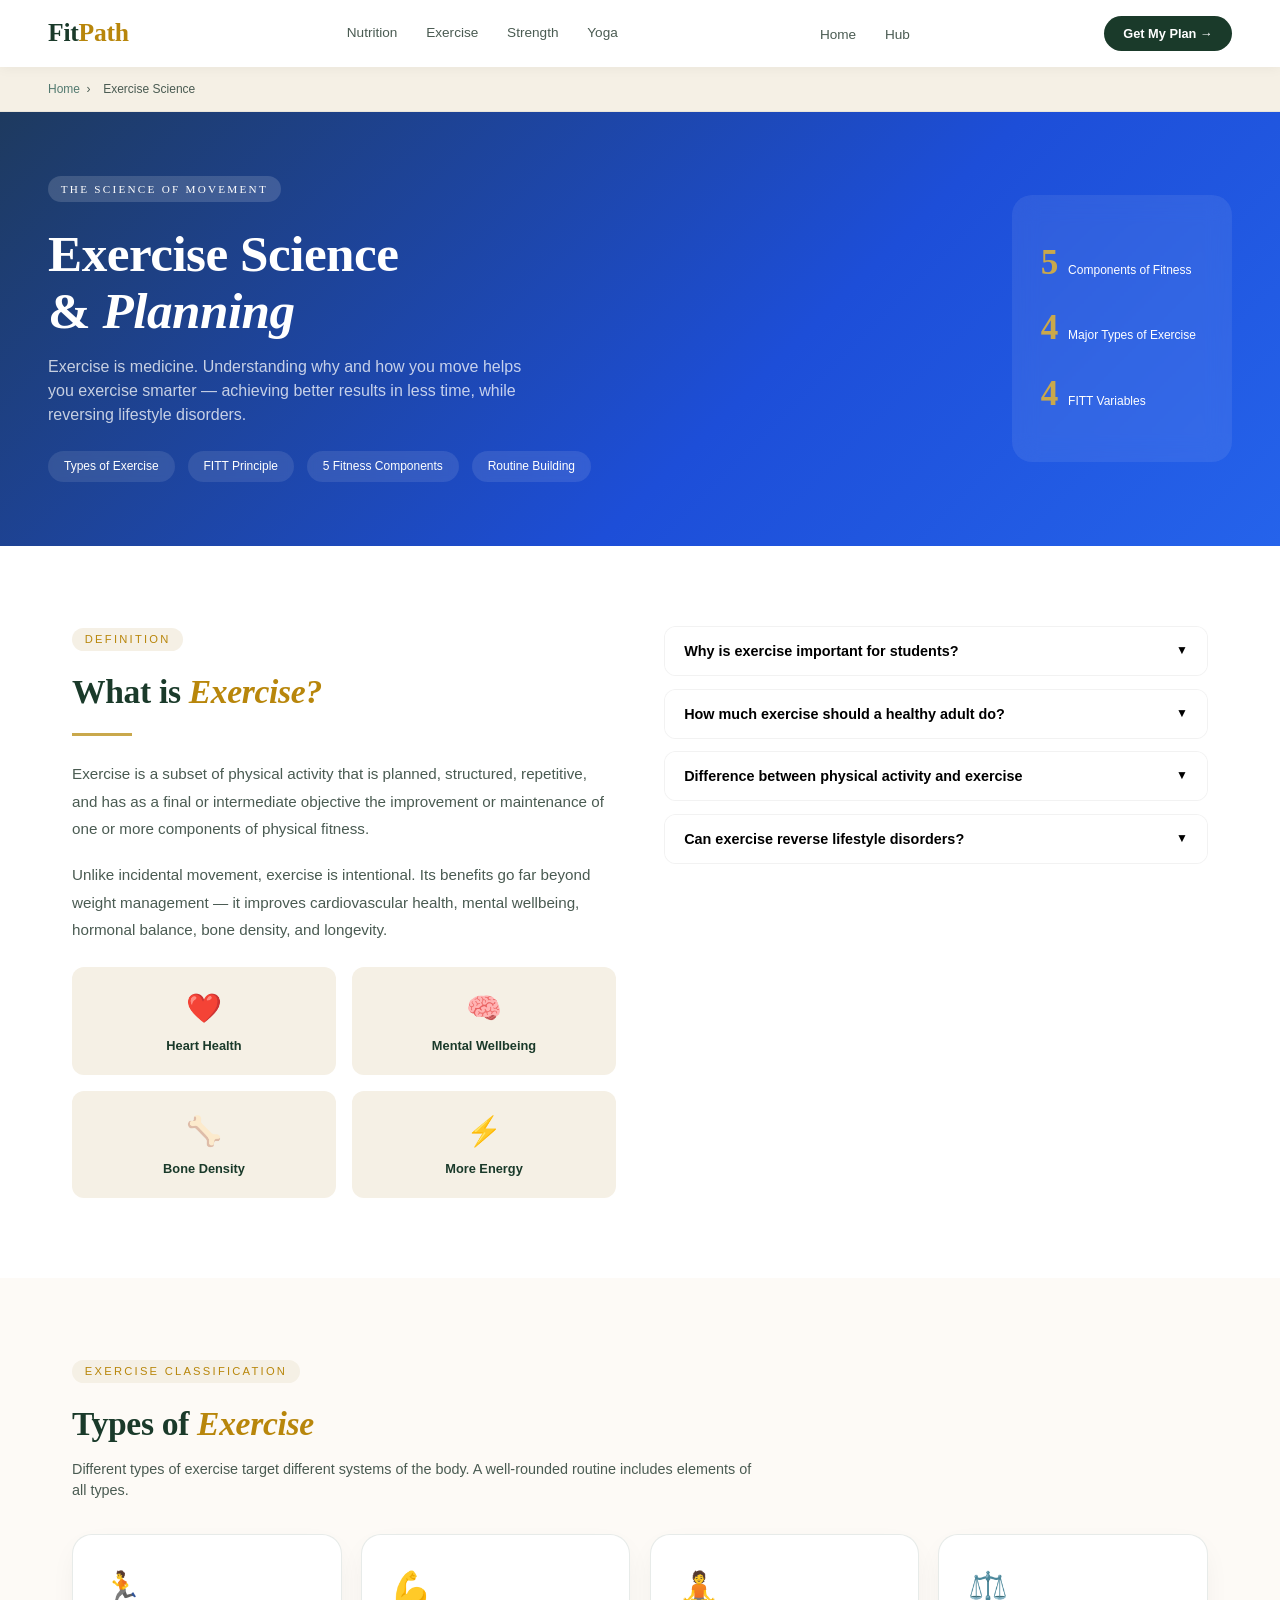
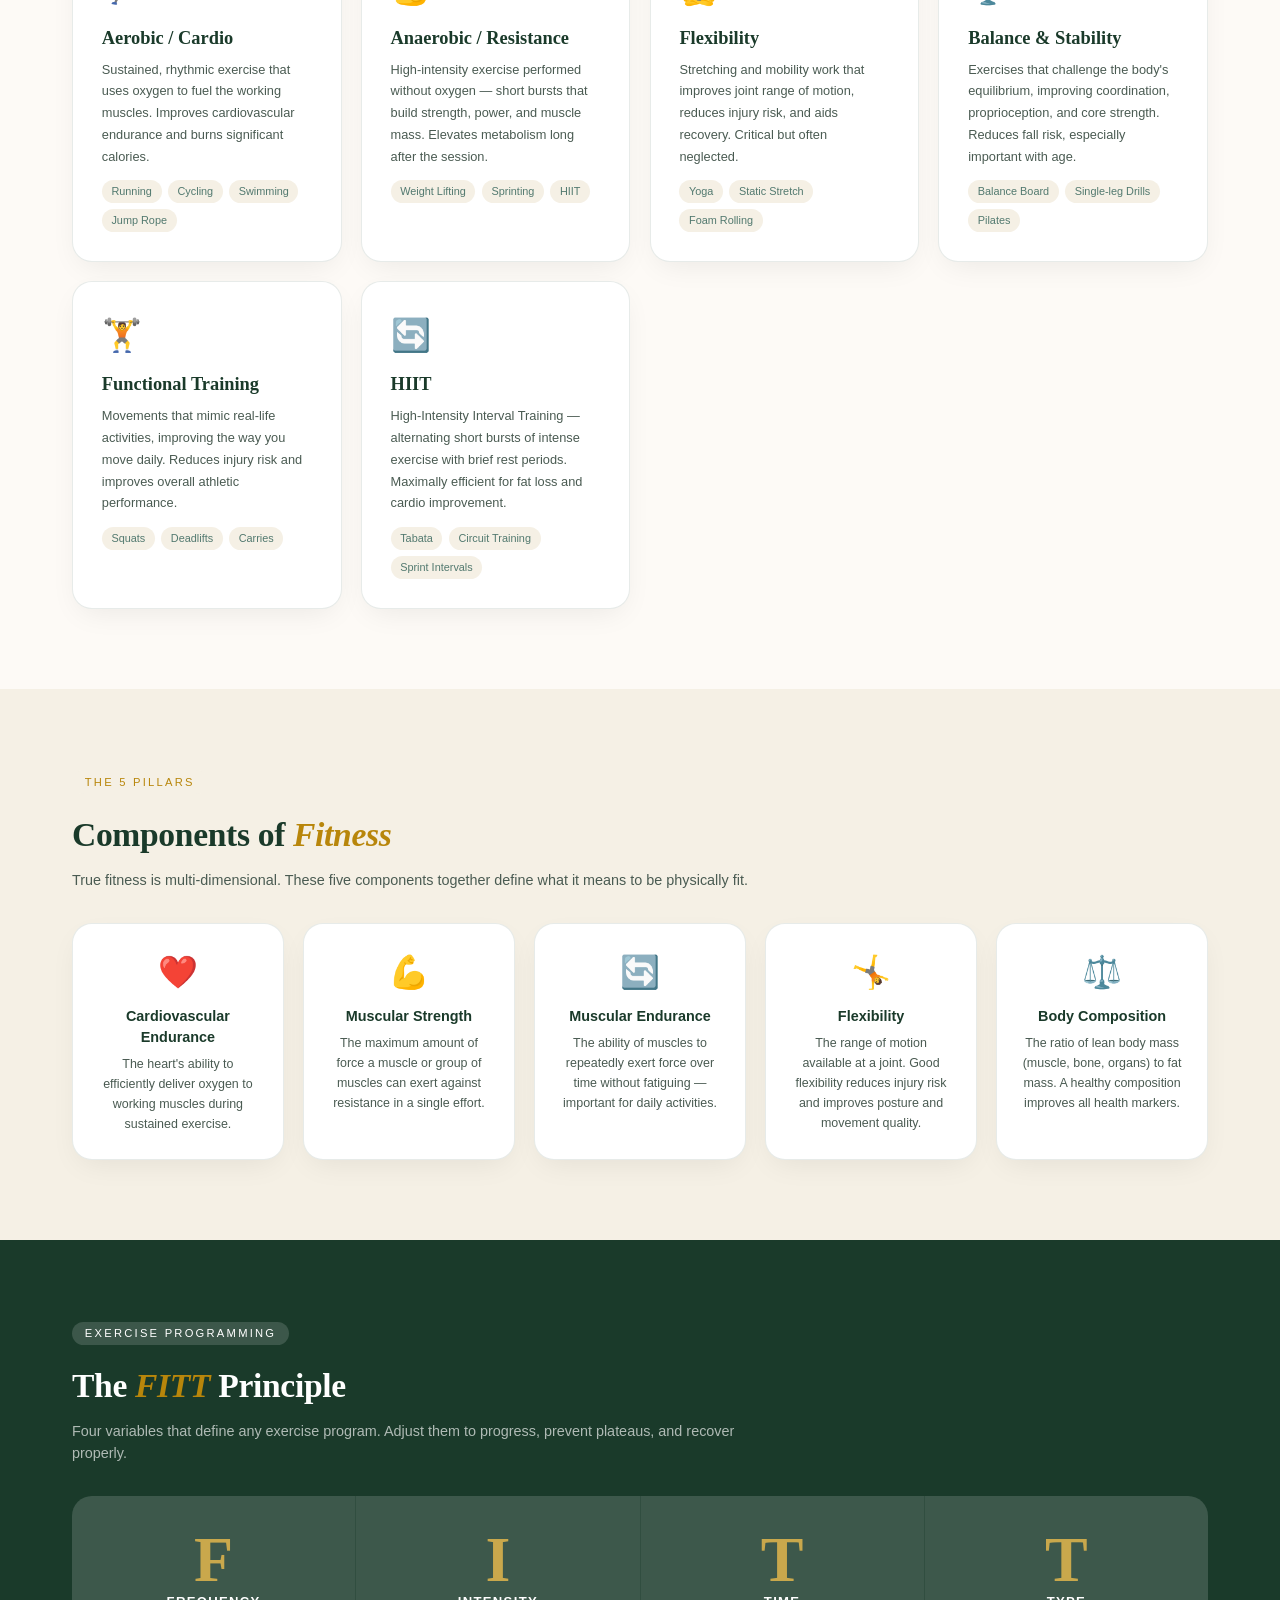
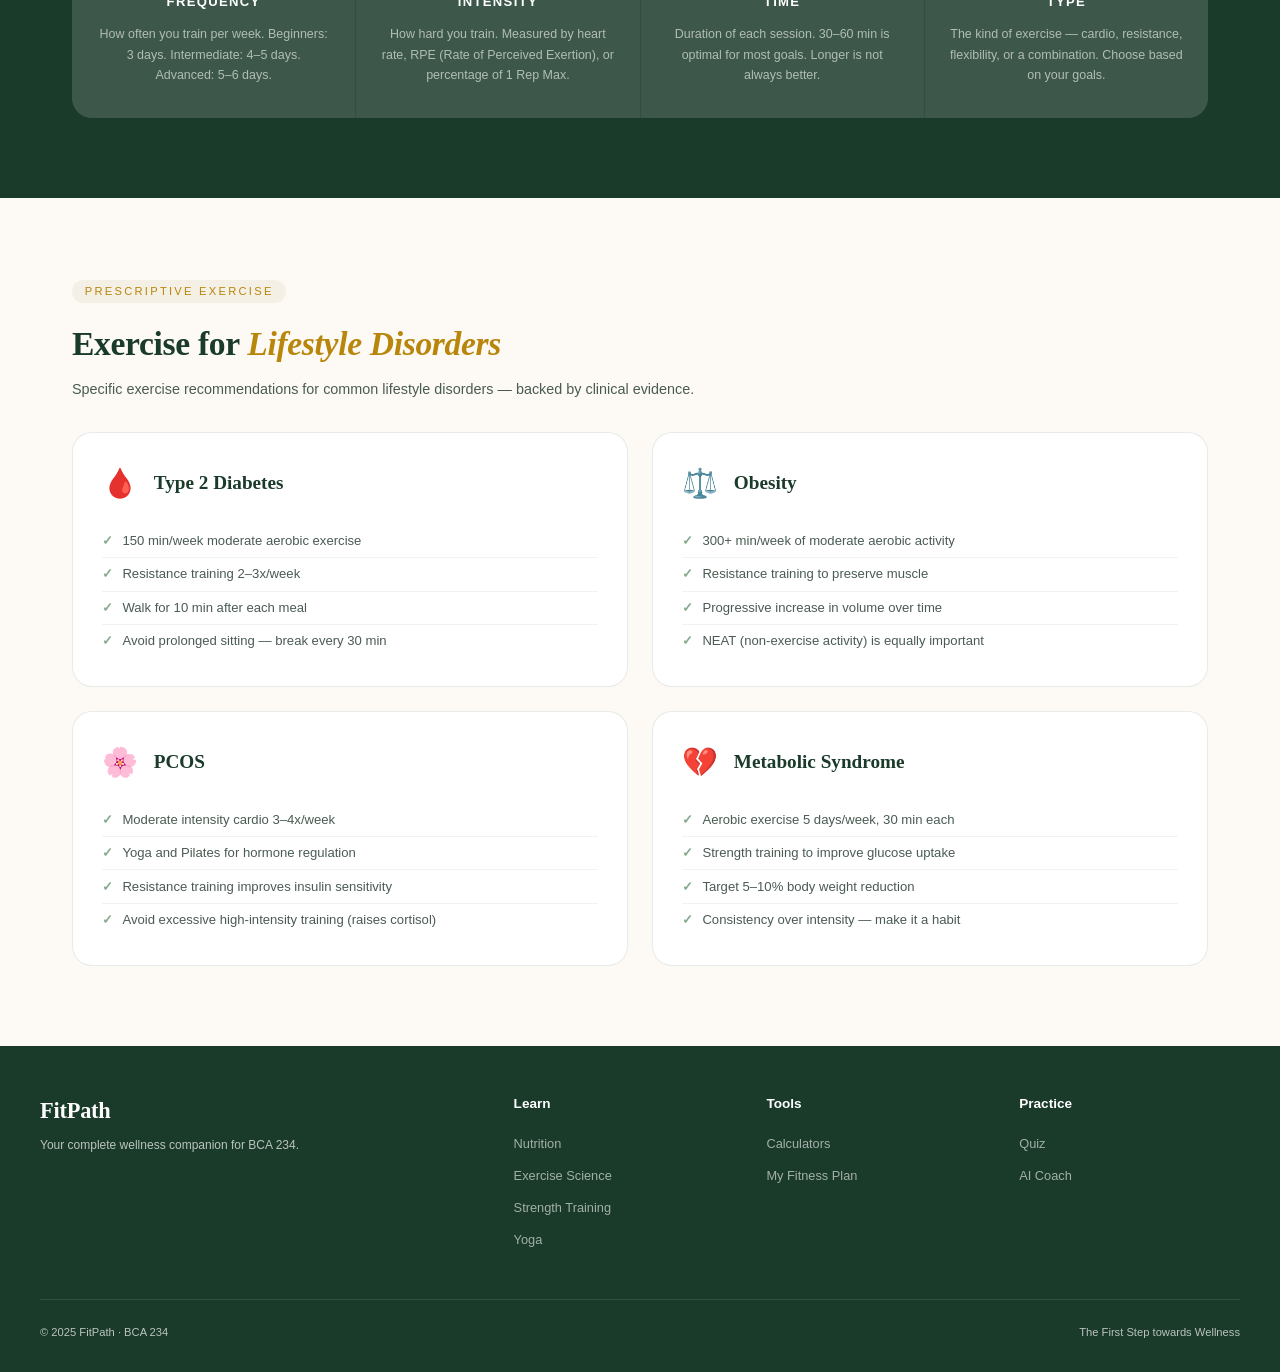
<file: exercise.html>
<!DOCTYPE html>
<html lang="en">
<head>
<meta charset="UTF-8"><meta name="viewport" content="width=device-width,initial-scale=1.0">
<title>Exercise Science — FitPath</title>
<link rel="stylesheet" href="style.css">
<style>
.ex-hero{background:linear-gradient(135deg,#1e3a5f 0%,#1d4ed8 60%,#2563eb 100%);}
.types-grid{display:grid;grid-template-columns:repeat(auto-fill,minmax(230px,1fr));gap:1.2rem;}
.type-card{background:white;border:1px solid rgba(26,58,42,0.1);border-radius:var(--radius);padding:1.8rem;transition:all 0.3s;}
.type-card:hover{transform:translateY(-5px);box-shadow:var(--shadow-lg);}
.type-icon{font-size:2rem;margin-bottom:0.8rem;}
.type-name{font-family:'Cormorant Garamond',serif;font-size:1.15rem;color:var(--forest);font-weight:700;margin-bottom:0.4rem;}
.type-desc{font-size:0.8rem;color:var(--muted);line-height:1.7;margin-bottom:0.8rem;}
.type-examples{display:flex;flex-wrap:wrap;gap:0.4rem;}
.type-ex{font-size:0.68rem;background:var(--parchment);color:var(--sage);padding:0.2rem 0.6rem;border-radius:50px;font-weight:500;}

.fitt-section{background:var(--forest);}
.fitt-grid{display:grid;grid-template-columns:repeat(4,1fr);gap:1px;background:rgba(255,255,255,0.1);border-radius:var(--radius);overflow:hidden;}
.fitt-card{background:rgba(255,255,255,0.06);padding:2rem 1.5rem;text-align:center;}
.fitt-letter{font-family:'Cormorant Garamond',serif;font-size:4rem;font-weight:700;color:var(--gold-light);line-height:1;}
.fitt-word{font-size:0.82rem;font-weight:700;color:white;text-transform:uppercase;letter-spacing:0.1em;margin-bottom:0.75rem;}
.fitt-desc{font-size:0.78rem;color:rgba(255,255,255,0.6);line-height:1.65;}

.components-grid{display:grid;grid-template-columns:repeat(auto-fill,minmax(200px,1fr));gap:1.2rem;}
.comp-card{background:white;border:1px solid rgba(26,58,42,0.1);border-radius:var(--radius);padding:1.5rem;text-align:center;transition:all 0.3s;}
.comp-card:hover{transform:translateY(-4px);box-shadow:var(--shadow);}
.comp-icon{font-size:2rem;margin-bottom:0.6rem;}
.comp-name{font-weight:700;color:var(--forest);font-size:0.9rem;margin-bottom:0.4rem;}
.comp-def{font-size:0.78rem;color:var(--muted);line-height:1.6;}

.disorder-ex-grid{display:grid;grid-template-columns:repeat(2,1fr);gap:1.5rem;}
.dex-card{background:white;border:1px solid rgba(26,58,42,0.1);border-radius:var(--radius);padding:1.8rem;}
.dex-header{display:flex;align-items:center;gap:1rem;margin-bottom:1.2rem;}
.dex-icon{font-size:1.8rem;}
.dex-title{font-family:'Cormorant Garamond',serif;font-size:1.2rem;color:var(--forest);font-weight:700;}
.dex-rec{list-style:none;}
.dex-rec li{font-size:0.82rem;color:var(--muted);padding:0.4rem 0;border-bottom:1px solid rgba(26,58,42,0.06);display:flex;gap:0.6rem;align-items:flex-start;}
.dex-rec li::before{content:'✓';color:var(--mint);font-weight:700;flex-shrink:0;}
.dex-rec li:last-child{border-bottom:none;}

@media(max-width:900px){
  .fitt-grid{grid-template-columns:repeat(2,1fr);}
  .disorder-ex-grid{grid-template-columns:1fr;}
}
</style>
</head>
<body>
<nav>
  <a href="index.html" class="nav-logo">Fit<span>Path</span></a>
  
  <!-- LEARNING CONTENT HYPERLINKS -->
  <div class="dynamic-nav-links">
    <a href="nutrition.html"> Nutrition</a>
    <a href="exercise.html"> Exercise</a>
    <a href="strength.html"> Strength</a>
    <a href="yoga.html"> Yoga</a>
  </div>
  
  <ul class="nav-links">
    <li><a href="index.html">Home</a></li>
    <li><a href="hub.html">Hub</a></li>
  </ul>
  <a href="myplan.html" class="nav-cta">Get My Plan →</a>
  <button class="hamburger" id="hamburger"><span></span><span></span><span></span></button>
</nav>
<div class="mobile-menu" id="mobile-menu">
  <a href="index.html">🏠 Home</a>
  <a href="hub.html">🎯 Hub</a>
  <a href="dashboard.html">📊 Progress</a>
  <a href="myplan.html">⚡ My Plan</a>
  <a href="nutrition.html">🥗 Nutrition</a>
  <a href="exercise.html">🏃 Exercise</a>
  <a href="strength.html">💪 Strength</a>
  <a href="yoga.html">🧘 Yoga</a>
  <a href="calculators.html">🧮 Calculators</a>
  <a href="quiz.html">📝 Quiz</a>
  <a href="coach.html">🤖 AI Coach</a>
  <a href="meditation.html">🧘 Meditation</a>
  <a href="timer.html">⏱️ Timer</a>
</div>
<div class="breadcrumb"><div class="breadcrumb-inner"><a href="index.html">Home</a><span>›</span><span>Exercise Science</span></div></div>

<div class="ex-hero">
  <div class="page-hero" style="margin-top:0;background:none;">
    <div class="page-hero-inner">
      <div>
        <div class="hero-eyebrow">The Science of Movement</div>
        <h1>Exercise Science<br>& <em>Planning</em></h1>
        <p>Exercise is medicine. Understanding why and how you move helps you exercise smarter — achieving better results in less time, while reversing lifestyle disorders.</p>
        <div class="hero-pill-row">
          <span class="hero-pill">Types of Exercise</span><span class="hero-pill">FITT Principle</span><span class="hero-pill">5 Fitness Components</span><span class="hero-pill">Routine Building</span>
        </div>
      </div>
      <div class="hero-card">
        <div class="hero-card-stat"><span class="stat-num">5</span><span class="stat-label">&nbsp;Components of Fitness</span></div>
        <div class="hero-card-stat"><span class="stat-num">4</span><span class="stat-label">&nbsp;Major Types of Exercise</span></div>
        <div class="hero-card-stat"><span class="stat-num">4</span><span class="stat-label">&nbsp;FITT Variables</span></div>
      </div>
    </div>
  </div>
</div>

<!-- WHAT IS EXERCISE -->
<section style="background:white;">
  <div class="container">
    <div class="two-col">
      <div>
        <span class="eyebrow">Definition</span>
        <h2 class="section-title">What is <em>Exercise?</em></h2>
        <div class="divider"></div>
        <p style="color:var(--muted);line-height:1.8;font-size:0.95rem;margin-bottom:1.2rem;">Exercise is a subset of physical activity that is planned, structured, repetitive, and has as a final or intermediate objective the improvement or maintenance of one or more components of physical fitness.</p>
        <p style="color:var(--muted);line-height:1.8;font-size:0.95rem;margin-bottom:1.5rem;">Unlike incidental movement, exercise is intentional. Its benefits go far beyond weight management — it improves cardiovascular health, mental wellbeing, hormonal balance, bone density, and longevity.</p>
        <div style="display:grid;grid-template-columns:1fr 1fr;gap:1rem;margin-top:1rem;">
          <div style="background:var(--parchment);border-radius:var(--radius-sm);padding:1.2rem;text-align:center;"><div style="font-size:1.8rem;margin-bottom:0.4rem;">❤️</div><div style="font-size:0.8rem;font-weight:600;color:var(--forest);">Heart Health</div></div>
          <div style="background:var(--parchment);border-radius:var(--radius-sm);padding:1.2rem;text-align:center;"><div style="font-size:1.8rem;margin-bottom:0.4rem;">🧠</div><div style="font-size:0.8rem;font-weight:600;color:var(--forest);">Mental Wellbeing</div></div>
          <div style="background:var(--parchment);border-radius:var(--radius-sm);padding:1.2rem;text-align:center;"><div style="font-size:1.8rem;margin-bottom:0.4rem;">🦴</div><div style="font-size:0.8rem;font-weight:600;color:var(--forest);">Bone Density</div></div>
          <div style="background:var(--parchment);border-radius:var(--radius-sm);padding:1.2rem;text-align:center;"><div style="font-size:1.8rem;margin-bottom:0.4rem;">⚡</div><div style="font-size:0.8rem;font-weight:600;color:var(--forest);">More Energy</div></div>
        </div>
      </div>
      <div class="accordion">
        <div class="accordion-item"><button class="accordion-btn">Why is exercise important for students? <span class="accordion-arrow">▼</span></button><div class="accordion-body">Regular exercise improves cognitive function, memory, and academic performance. It reduces stress and anxiety — major concerns for students. Even 30 minutes of moderate activity daily improves focus, sleep quality, and mood through the release of endorphins and neurotrophic factors in the brain.</div></div>
        <div class="accordion-item"><button class="accordion-btn">How much exercise should a healthy adult do? <span class="accordion-arrow">▼</span></button><div class="accordion-body">WHO recommends at least 150–300 minutes of moderate-intensity aerobic activity per week (or 75–150 minutes of vigorous), plus muscle-strengthening activities (resistance training) on 2 or more days per week targeting all major muscle groups.</div></div>
        <div class="accordion-item"><button class="accordion-btn">Difference between physical activity and exercise <span class="accordion-arrow">▼</span></button><div class="accordion-body"><b>Physical activity</b> is any body movement produced by skeletal muscles that requires energy (walking, climbing stairs, household chores). <b>Exercise</b> is planned, structured, repetitive physical activity with a specific fitness goal. All exercise is physical activity, but not all physical activity is exercise.</div></div>
        <div class="accordion-item"><button class="accordion-btn">Can exercise reverse lifestyle disorders? <span class="accordion-arrow">▼</span></button><div class="accordion-body">Yes — significantly. Studies show that structured exercise can reduce HbA1c in Type 2 Diabetes, cause meaningful weight loss in obesity, improve insulin sensitivity in PCOS, and reduce all cardiovascular risk markers in metabolic syndrome. Exercise is often as effective as medication for these conditions.</div></div>
      </div>
    </div>
  </div>
</section>

<!-- TYPES OF EXERCISE -->
<section style="background:var(--cream);">
  <div class="container">
    <div class="section-header">
      <span class="eyebrow">Exercise Classification</span>
      <h2 class="section-title">Types of <em>Exercise</em></h2>
      <p class="section-sub">Different types of exercise target different systems of the body. A well-rounded routine includes elements of all types.</p>
    </div>
    <div class="types-grid">
      <div class="type-card"><div class="type-icon">🏃</div><div class="type-name">Aerobic / Cardio</div><div class="type-desc">Sustained, rhythmic exercise that uses oxygen to fuel the working muscles. Improves cardiovascular endurance and burns significant calories.</div><div class="type-examples"><span class="type-ex">Running</span><span class="type-ex">Cycling</span><span class="type-ex">Swimming</span><span class="type-ex">Jump Rope</span></div></div>
      <div class="type-card"><div class="type-icon">💪</div><div class="type-name">Anaerobic / Resistance</div><div class="type-desc">High-intensity exercise performed without oxygen — short bursts that build strength, power, and muscle mass. Elevates metabolism long after the session.</div><div class="type-examples"><span class="type-ex">Weight Lifting</span><span class="type-ex">Sprinting</span><span class="type-ex">HIIT</span></div></div>
      <div class="type-card"><div class="type-icon">🧘</div><div class="type-name">Flexibility</div><div class="type-desc">Stretching and mobility work that improves joint range of motion, reduces injury risk, and aids recovery. Critical but often neglected.</div><div class="type-examples"><span class="type-ex">Yoga</span><span class="type-ex">Static Stretch</span><span class="type-ex">Foam Rolling</span></div></div>
      <div class="type-card"><div class="type-icon">⚖️</div><div class="type-name">Balance & Stability</div><div class="type-desc">Exercises that challenge the body's equilibrium, improving coordination, proprioception, and core strength. Reduces fall risk, especially important with age.</div><div class="type-examples"><span class="type-ex">Balance Board</span><span class="type-ex">Single-leg Drills</span><span class="type-ex">Pilates</span></div></div>
      <div class="type-card"><div class="type-icon">🏋️</div><div class="type-name">Functional Training</div><div class="type-desc">Movements that mimic real-life activities, improving the way you move daily. Reduces injury risk and improves overall athletic performance.</div><div class="type-examples"><span class="type-ex">Squats</span><span class="type-ex">Deadlifts</span><span class="type-ex">Carries</span></div></div>
      <div class="type-card"><div class="type-icon">🔄</div><div class="type-name">HIIT</div><div class="type-desc">High-Intensity Interval Training — alternating short bursts of intense exercise with brief rest periods. Maximally efficient for fat loss and cardio improvement.</div><div class="type-examples"><span class="type-ex">Tabata</span><span class="type-ex">Circuit Training</span><span class="type-ex">Sprint Intervals</span></div></div>
    </div>
  </div>
</section>

<!-- COMPONENTS -->
<section style="background:var(--parchment);">
  <div class="container">
    <div class="section-header">
      <span class="eyebrow">The 5 Pillars</span>
      <h2 class="section-title">Components of <em>Fitness</em></h2>
      <p class="section-sub">True fitness is multi-dimensional. These five components together define what it means to be physically fit.</p>
    </div>
    <div class="components-grid">
      <div class="comp-card"><div class="comp-icon">❤️</div><div class="comp-name">Cardiovascular Endurance</div><div class="comp-def">The heart's ability to efficiently deliver oxygen to working muscles during sustained exercise.</div></div>
      <div class="comp-card"><div class="comp-icon">💪</div><div class="comp-name">Muscular Strength</div><div class="comp-def">The maximum amount of force a muscle or group of muscles can exert against resistance in a single effort.</div></div>
      <div class="comp-card"><div class="comp-icon">🔄</div><div class="comp-name">Muscular Endurance</div><div class="comp-def">The ability of muscles to repeatedly exert force over time without fatiguing — important for daily activities.</div></div>
      <div class="comp-card"><div class="comp-icon">🤸</div><div class="comp-name">Flexibility</div><div class="comp-def">The range of motion available at a joint. Good flexibility reduces injury risk and improves posture and movement quality.</div></div>
      <div class="comp-card"><div class="comp-icon">⚖️</div><div class="comp-name">Body Composition</div><div class="comp-def">The ratio of lean body mass (muscle, bone, organs) to fat mass. A healthy composition improves all health markers.</div></div>
    </div>
  </div>
</section>

<!-- FITT -->
<section class="fitt-section">
  <div class="container">
    <div class="section-header">
      <span class="eyebrow" style="background:rgba(255,255,255,0.15);color:white;">Exercise Programming</span>
      <h2 class="section-title" style="color:white;">The <em>FITT</em> Principle</h2>
      <p class="section-sub" style="color:rgba(255,255,255,0.65);">Four variables that define any exercise program. Adjust them to progress, prevent plateaus, and recover properly.</p>
    </div>
    <div class="fitt-grid">
      <div class="fitt-card"><div class="fitt-letter">F</div><div class="fitt-word">Frequency</div><div class="fitt-desc">How often you train per week. Beginners: 3 days. Intermediate: 4–5 days. Advanced: 5–6 days.</div></div>
      <div class="fitt-card"><div class="fitt-letter">I</div><div class="fitt-word">Intensity</div><div class="fitt-desc">How hard you train. Measured by heart rate, RPE (Rate of Perceived Exertion), or percentage of 1 Rep Max.</div></div>
      <div class="fitt-card"><div class="fitt-letter">T</div><div class="fitt-word">Time</div><div class="fitt-desc">Duration of each session. 30–60 min is optimal for most goals. Longer is not always better.</div></div>
      <div class="fitt-card"><div class="fitt-letter">T</div><div class="fitt-word">Type</div><div class="fitt-desc">The kind of exercise — cardio, resistance, flexibility, or a combination. Choose based on your goals.</div></div>
    </div>
  </div>
</section>

<!-- EXERCISE FOR DISORDERS -->
<section style="background:var(--cream);">
  <div class="container">
    <div class="section-header">
      <span class="eyebrow">Prescriptive Exercise</span>
      <h2 class="section-title">Exercise for <em>Lifestyle Disorders</em></h2>
      <p class="section-sub">Specific exercise recommendations for common lifestyle disorders — backed by clinical evidence.</p>
    </div>
    <div class="disorder-ex-grid">
      <div class="dex-card"><div class="dex-header"><div class="dex-icon">🩸</div><div class="dex-title">Type 2 Diabetes</div></div><ul class="dex-rec"><li>150 min/week moderate aerobic exercise</li><li>Resistance training 2–3x/week</li><li>Walk for 10 min after each meal</li><li>Avoid prolonged sitting — break every 30 min</li></ul></div>
      <div class="dex-card"><div class="dex-header"><div class="dex-icon">⚖️</div><div class="dex-title">Obesity</div></div><ul class="dex-rec"><li>300+ min/week of moderate aerobic activity</li><li>Resistance training to preserve muscle</li><li>Progressive increase in volume over time</li><li>NEAT (non-exercise activity) is equally important</li></ul></div>
      <div class="dex-card"><div class="dex-header"><div class="dex-icon">🌸</div><div class="dex-title">PCOS</div></div><ul class="dex-rec"><li>Moderate intensity cardio 3–4x/week</li><li>Yoga and Pilates for hormone regulation</li><li>Resistance training improves insulin sensitivity</li><li>Avoid excessive high-intensity training (raises cortisol)</li></ul></div>
      <div class="dex-card"><div class="dex-header"><div class="dex-icon">💔</div><div class="dex-title">Metabolic Syndrome</div></div><ul class="dex-rec"><li>Aerobic exercise 5 days/week, 30 min each</li><li>Strength training to improve glucose uptake</li><li>Target 5–10% body weight reduction</li><li>Consistency over intensity — make it a habit</li></ul></div>
    </div>
  </div>
</section>

<footer>
  <div class="footer-inner">
    <div class="footer-top">
      <div><div class="footer-logo">FitPath</div><div class="footer-tagline">Your complete wellness companion for BCA 234.</div></div>
      <div><div class="footer-col-title">Learn</div><ul class="footer-links-list"><li><a href="nutrition.html">Nutrition</a></li><li><a href="exercise.html">Exercise Science</a></li><li><a href="strength.html">Strength Training</a></li><li><a href="yoga.html">Yoga</a></li></ul></div>
      <div><div class="footer-col-title">Tools</div><ul class="footer-links-list"><li><a href="calculators.html">Calculators</a></li><li><a href="myplan.html">My Fitness Plan</a></li></ul></div>
      <div><div class="footer-col-title">Practice</div><ul class="footer-links-list"><li><a href="quiz.html">Quiz</a></li><li><a href="coach.html">AI Coach</a></li></ul></div>
    </div>
        <div class="footer-bottom"><p>© 2025 FitPath · BCA 234</p> <p>The First Step towards Wellness</p></div>

  </div>
</footer>
<script src="shared.js"></script>
</body>
</html>
</file>
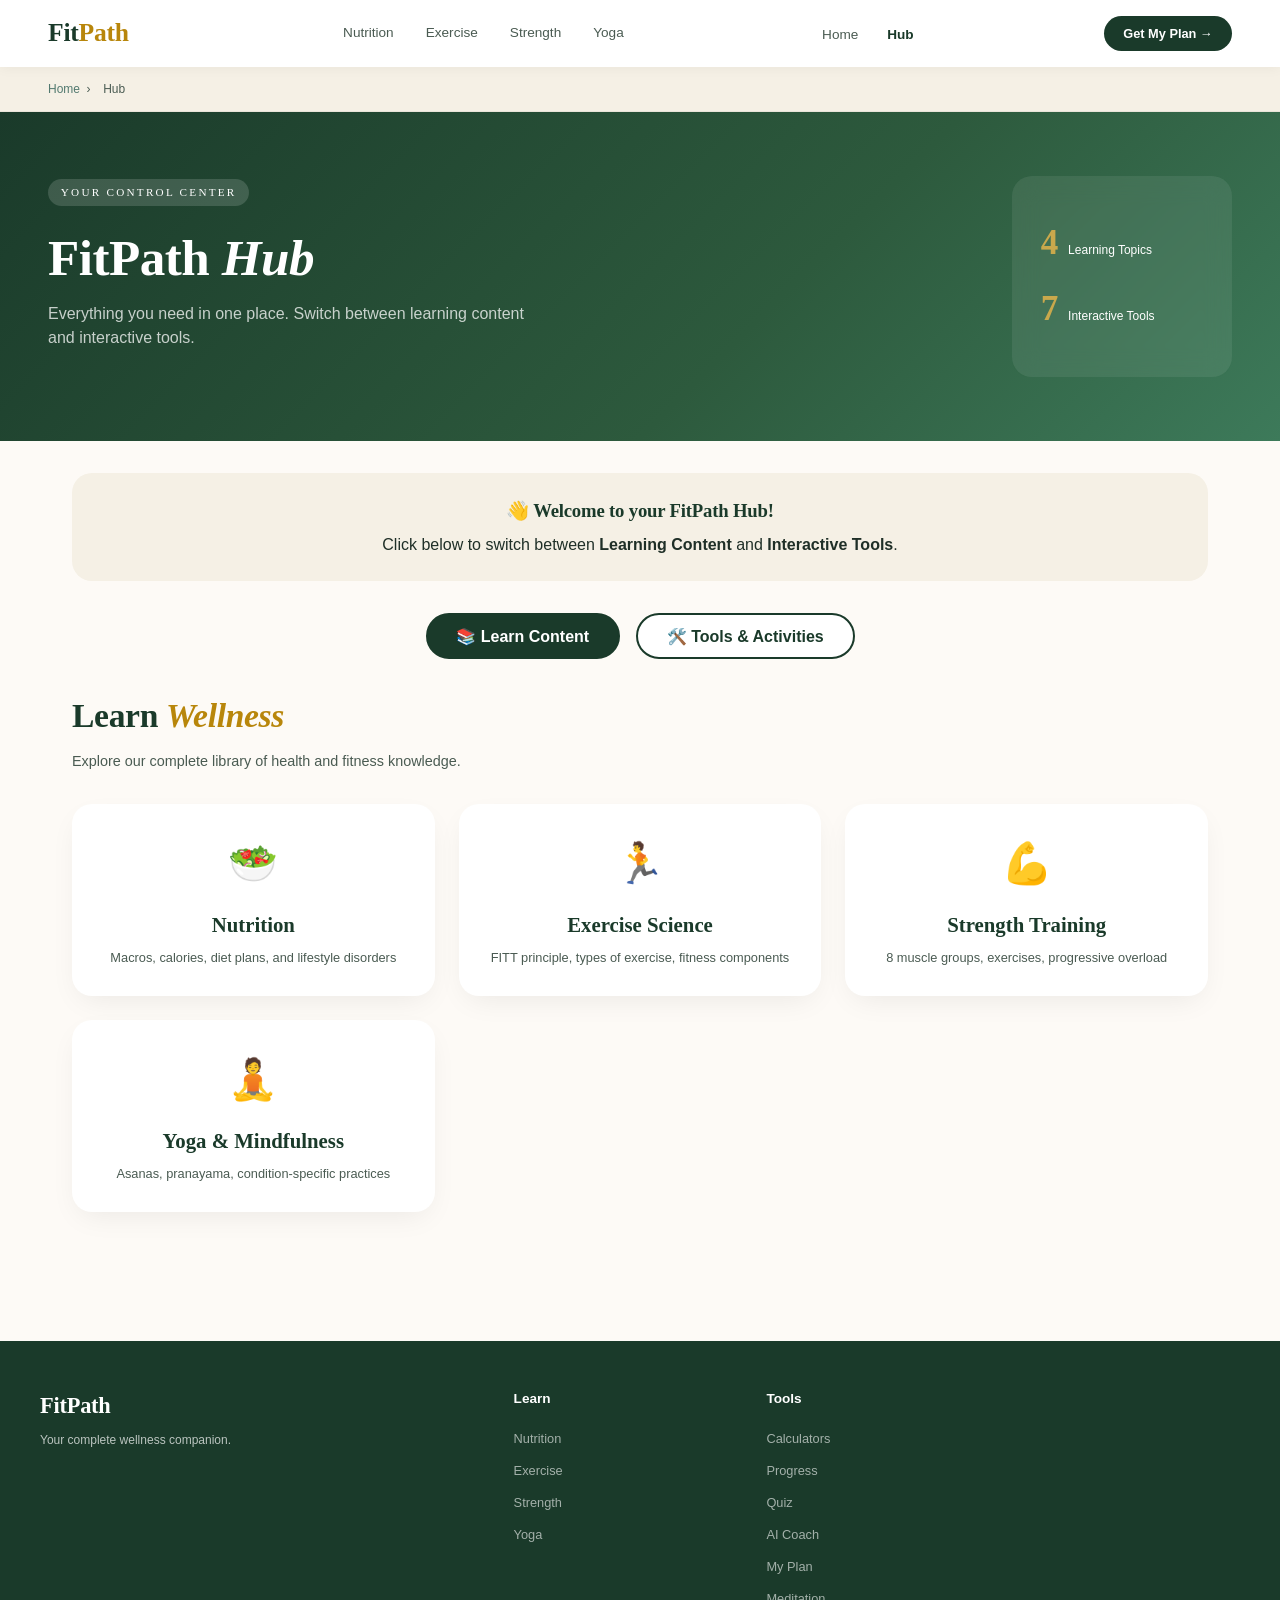
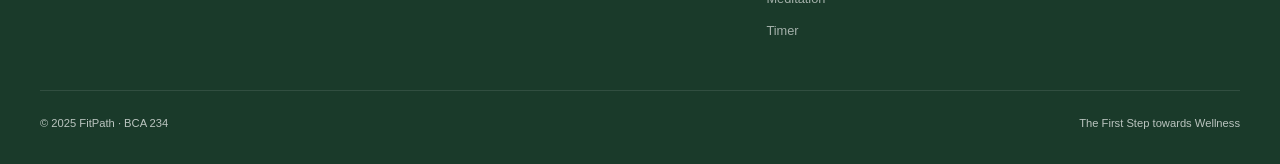
<file: hub.html>
<!DOCTYPE html>
<html lang="en">
<head>
<meta charset="UTF-8"><meta name="viewport" content="width=device-width,initial-scale=1.0">
<title>FitPath Hub</title>
<link rel="stylesheet" href="style.css">
<style>
.hub-hero{background:linear-gradient(135deg,#1a3a2a 0%,#2d5a3d 60%,#3d7a5a 100%);}
.view-toggle {
  display: flex;
  justify-content: center;
  gap: 1rem;
  margin: 2rem 0;
  flex-wrap: wrap;
}
.toggle-btn {
  background: white;
  border: 2px solid var(--forest);
  color: var(--forest);
  padding: 0.7rem 1.8rem;
  border-radius: 50px;
  font-weight: 600;
  cursor: pointer;
  transition: 0.2s;
  font-size: 1rem;
}
.toggle-btn.active {
  background: var(--forest);
  color: white;
}
.toggle-btn:hover {
  transform: translateY(-2px);
}
.content-grid {
  display: grid;
  grid-template-columns: repeat(auto-fill, minmax(280px, 1fr));
  gap: 1.5rem;
  margin-top: 1.5rem;
}
.content-card {
  background: white;
  border-radius: var(--radius);
  padding: 1.8rem;
  text-align: center;
  text-decoration: none;
  transition: 0.3s;
  box-shadow: var(--shadow);
  display: block;
}
.content-card:hover {
  transform: translateY(-5px);
  box-shadow: var(--shadow-lg);
}
.card-icon {
  font-size: 2.5rem;
  margin-bottom: 1rem;
}
.card-title {
  font-family: 'Cormorant Garamond', serif;
  font-size: 1.3rem;
  color: var(--forest);
  font-weight: 700;
  margin-bottom: 0.5rem;
}
.card-desc {
  font-size: 0.8rem;
  color: var(--muted);
}
.welcome-message {
  background: var(--parchment);
  border-radius: var(--radius);
  padding: 1.5rem;
  margin-bottom: 2rem;
  text-align: center;
}
.welcome-message h3 {
  color: var(--forest);
  margin-bottom: 0.5rem;
}
/* Dynamic nav links styling */
.dynamic-nav-links {
  display: flex;
  gap: 1rem;
  margin-left: 1rem;
}
.dynamic-nav-links a {
  text-decoration: none;
  font-size: 0.85rem;
  font-weight: 500;
  color: var(--muted);
  transition: 0.2s;
  padding: 0.3rem 0.5rem;
}
.dynamic-nav-links a:hover {
  color: var(--forest);
  background: var(--parchment);
  border-radius: 30px;
}
</style>
</head>
<body>
<nav>
  <a href="index.html" class="nav-logo">Fit<span>Path</span></a>
  
  <!-- DYNAMIC HYPERLINKS - Will change based on toggle -->
  <div class="dynamic-nav-links" id="dynamicNavLinks">
    <a href="nutrition.html"> Nutrition</a>
    <a href="exercise.html"> Exercise</a>
    <a href="strength.html"> Strength</a>
    <a href="yoga.html"> Yoga</a>
  </div>
  
  <ul class="nav-links">
    <li><a href="index.html">Home</a></li>
    <li><a href="hub.html" class="active">Hub</a></li>
  </ul>
  <a href="myplan.html" class="nav-cta">Get My Plan →</a>
  <button class="hamburger" id="hamburger"><span></span><span></span><span></span></button>
</nav>
<div class="mobile-menu" id="mobile-menu">
  <a href="index.html">🏠 Home</a>
  <a href="hub.html">🎯 Hub</a>
  <a href="dashboard.html">📊 Progress</a>
  <a href="myplan.html">⚡ My Plan</a>
</div>

<div class="breadcrumb"><div class="breadcrumb-inner"><a href="index.html">Home</a><span>›</span><span>Hub</span></div></div>

<div class="hub-hero">
  <div class="page-hero" style="margin-top:0;background:none;">
    <div class="page-hero-inner">
      <div>
        <div class="hero-eyebrow">Your Control Center</div>
        <h1>FitPath <em>Hub</em></h1>
        <p>Everything you need in one place. Switch between learning content and interactive tools.</p>
      </div>
      <div class="hero-card">
        <div class="hero-card-stat"><span class="stat-num">4</span><span class="stat-label">&nbsp;Learning Topics</span></div>
        <div class="hero-card-stat"><span class="stat-num">7</span><span class="stat-label">&nbsp;Interactive Tools</span></div>
      </div>
    </div>
  </div>
</div>

<section style="background:var(--cream);min-height:100vh;padding:2rem 0 4rem;">
  <div class="container">
    <div class="welcome-message">
      <h3>👋 Welcome to your FitPath Hub!</h3>
      <p>Click below to switch between <strong>Learning Content</strong> and <strong>Interactive Tools</strong>.</p>
    </div>

    <div class="view-toggle">
      <button class="toggle-btn active" id="learnBtn" onclick="switchToLearn()">📚 Learn Content</button>
      <button class="toggle-btn" id="toolsBtn" onclick="switchToTools()">🛠️ Tools & Activities</button>
    </div>

    <!-- CONTENT VIEW - Nutrition, Exercise, Strength, Yoga -->
    <div id="contentView">
      <div class="section-header">
        <h2 class="section-title">Learn <em>Wellness</em></h2>
        <p class="section-sub">Explore our complete library of health and fitness knowledge.</p>
      </div>
      <div class="content-grid">
        <a href="nutrition.html" class="content-card">
          <div class="card-icon">🥗</div>
          <div class="card-title">Nutrition</div>
          <div class="card-desc">Macros, calories, diet plans, and lifestyle disorders</div>
        </a>
        <a href="exercise.html" class="content-card">
          <div class="card-icon">🏃</div>
          <div class="card-title">Exercise Science</div>
          <div class="card-desc">FITT principle, types of exercise, fitness components</div>
        </a>
        <a href="strength.html" class="content-card">
          <div class="card-icon">💪</div>
          <div class="card-title">Strength Training</div>
          <div class="card-desc">8 muscle groups, exercises, progressive overload</div>
        </a>
        <a href="yoga.html" class="content-card">
          <div class="card-icon">🧘</div>
          <div class="card-title">Yoga & Mindfulness</div>
          <div class="card-desc">Asanas, pranayama, condition-specific practices</div>
        </a>
      </div>
    </div>

    <!-- TOOLS VIEW - All interactive tools (hidden by default) -->
    <div id="toolsView" style="display: none;">
      <div class="section-header">
        <h2 class="section-title">Interactive <em>Tools</em></h2>
        <p class="section-sub">Track progress, calculate metrics, test knowledge, and get personalized plans.</p>
      </div>
      <div class="content-grid">
        <a href="calculators.html" class="content-card">
          <div class="card-icon">🧮</div>
          <div class="card-title">Calculators</div>
          <div class="card-desc">BMI, TDEE, BMR, and Macro calculator</div>
        </a>
        <a href="dashboard.html" class="content-card">
          <div class="card-icon">📊</div>
          <div class="card-title">Progress Tracker</div>
          <div class="card-desc">Log weight, mood, workouts, earn badges</div>
        </a>
        <a href="quiz.html" class="content-card">
          <div class="card-icon">📝</div>
          <div class="card-title">Knowledge Quiz</div>
          <div class="card-desc">Test your knowledge with 50+ questions</div>
        </a>
        <a href="coach.html" class="content-card">
          <div class="card-icon">🤖</div>
          <div class="card-title">AI Coach</div>
          <div class="card-desc">Get instant answers to your fitness questions</div>
        </a>
        <a href="myplan.html" class="content-card">
          <div class="card-icon">⚡</div>
          <div class="card-title">My Plan</div>
          <div class="card-desc">Personalized workout and meal plan generator</div>
        </a>
        <a href="meditation.html" class="content-card">
          <div class="card-icon">🧘‍♀️</div>
          <div class="card-title">Meditation</div>
          <div class="card-desc">Guided meditations, breathing exercises, affirmations</div>
        </a>
        <a href="timer.html" class="content-card">
          <div class="card-icon">⏱️</div>
          <div class="card-title">Workout Timer</div>
          <div class="card-desc">HIIT, Tabata, and interval training timer</div>
        </a>
      </div>
    </div>
  </div>
</section>

<footer>
  <div class="footer-inner">
    <div class="footer-top">
      <div><div class="footer-logo">FitPath</div><div class="footer-tagline">Your complete wellness companion.</div></div>
      <div><div class="footer-col-title">Learn</div><ul class="footer-links-list"><li><a href="nutrition.html">Nutrition</a></li><li><a href="exercise.html">Exercise</a></li><li><a href="strength.html">Strength</a></li><li><a href="yoga.html">Yoga</a></li></ul></div>
      <div><div class="footer-col-title">Tools</div><ul class="footer-links-list"><li><a href="calculators.html">Calculators</a></li><li><a href="dashboard.html">Progress</a></li><li><a href="quiz.html">Quiz</a></li><li><a href="coach.html">AI Coach</a></li><li><a href="myplan.html">My Plan</a></li><li><a href="meditation.html">Meditation</a></li><li><a href="timer.html">Timer</a></li></ul></div>
    </div>
        <div class="footer-bottom"><p>© 2025 FitPath · BCA 234</p> <p>The First Step towards Wellness</p></div>

  </div>
</footer>
<script src="shared.js"></script>
<script>
// Function to switch to Learn Content view
function switchToLearn() {
  // Show/Hide views
  document.getElementById('contentView').style.display = 'block';
  document.getElementById('toolsView').style.display = 'none';
  
  // Update toggle buttons active state
  document.getElementById('learnBtn').classList.add('active');
  document.getElementById('toolsBtn').classList.remove('active');
  
  // Update dynamic nav links in the top navigation bar
  document.getElementById('dynamicNavLinks').innerHTML = `
    <a href="nutrition.html"> Nutrition</a>
    <a href="exercise.html"> Exercise</a>
    <a href="strength.html"> Strength</a>
    <a href="yoga.html"> Yoga</a>
  `;
}

// Function to switch to Tools view
function switchToTools() {
  // Show/Hide views
  document.getElementById('contentView').style.display = 'none';
  document.getElementById('toolsView').style.display = 'block';
  
  // Update toggle buttons active state
  document.getElementById('learnBtn').classList.remove('active');
  document.getElementById('toolsBtn').classList.add('active');
  
  // Update dynamic nav links in the top navigation bar
  document.getElementById('dynamicNavLinks').innerHTML = `
    <a href="calculators.html"> Calculators</a>
    <a href="dashboard.html"> Progress</a>
    <a href="quiz.html"> Quiz</a>
    <a href="coach.html"> AI Coach</a>
    <a href="myplan.html"> My Plan</a>
    <a href="meditation.html"> Meditation</a>
    <a href="timer.html"> Timer</a>
  `;
}
</script>
</body>
</html>
</file>
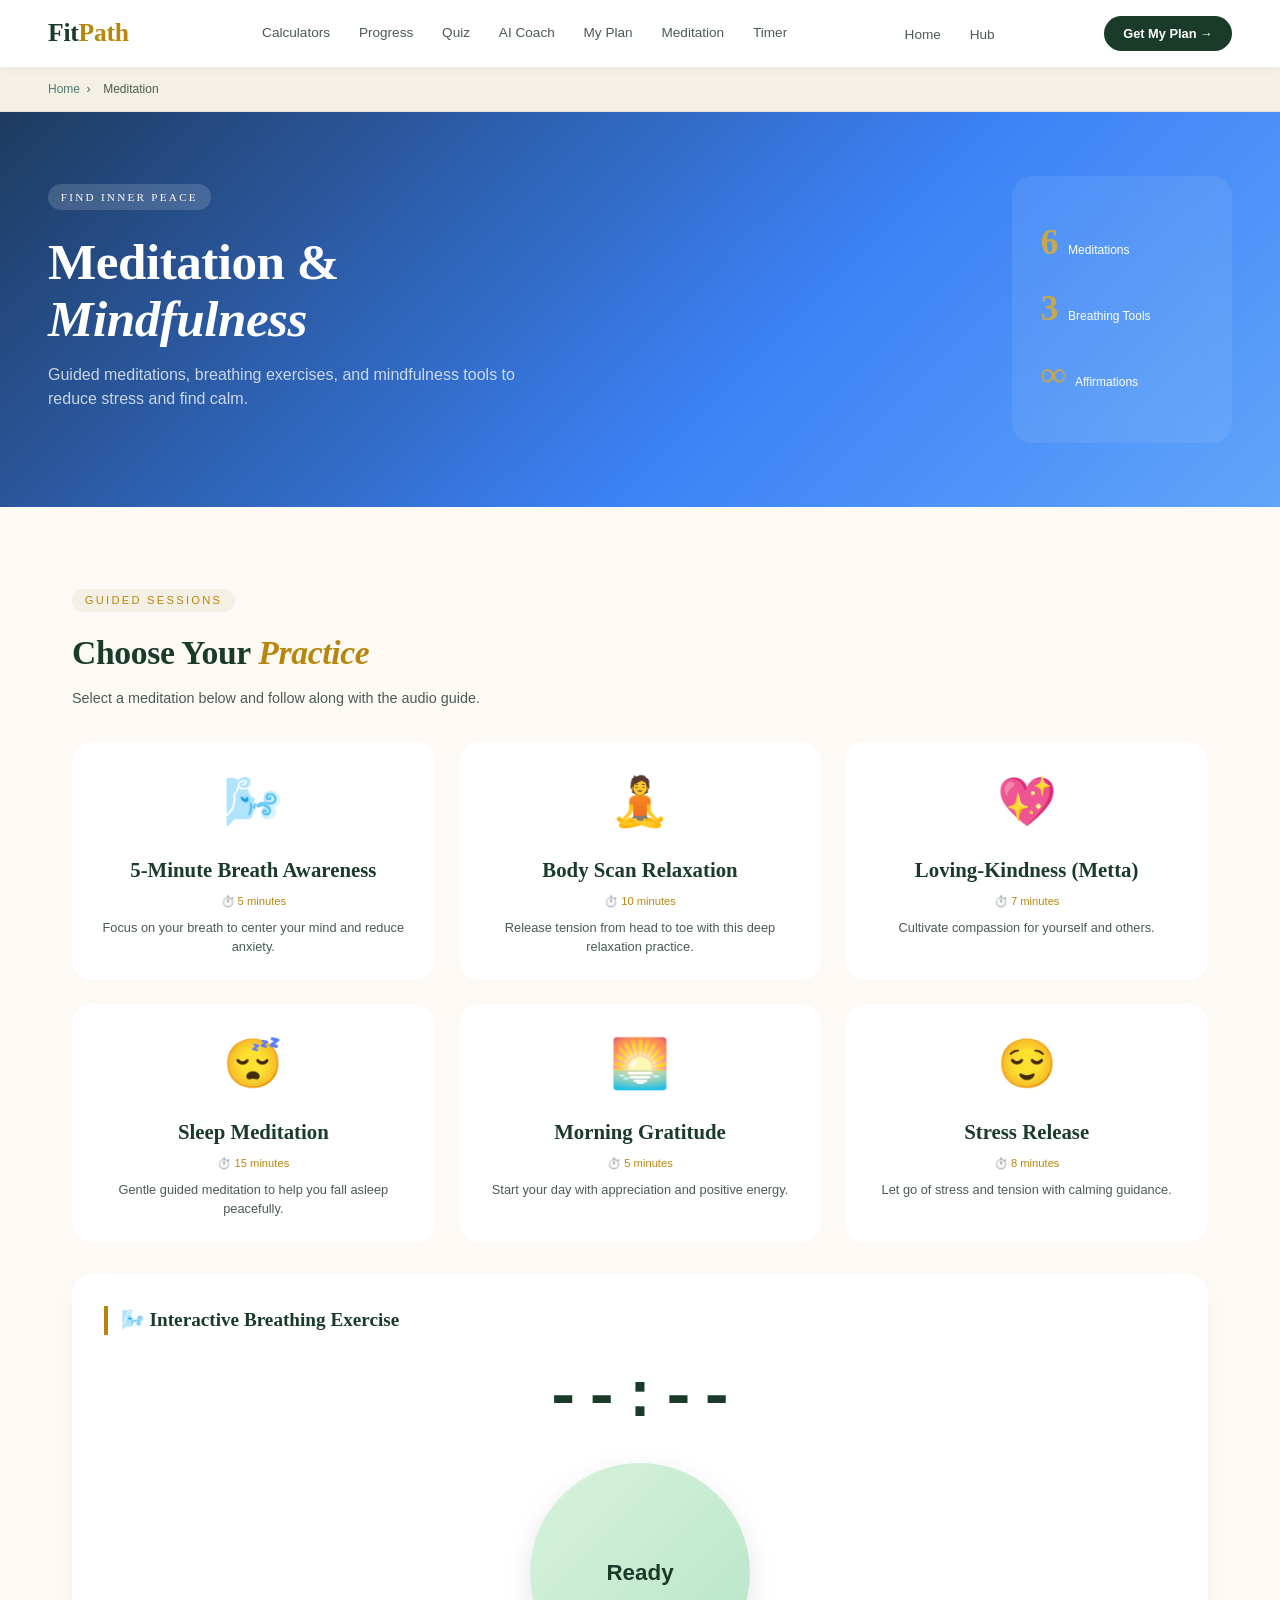
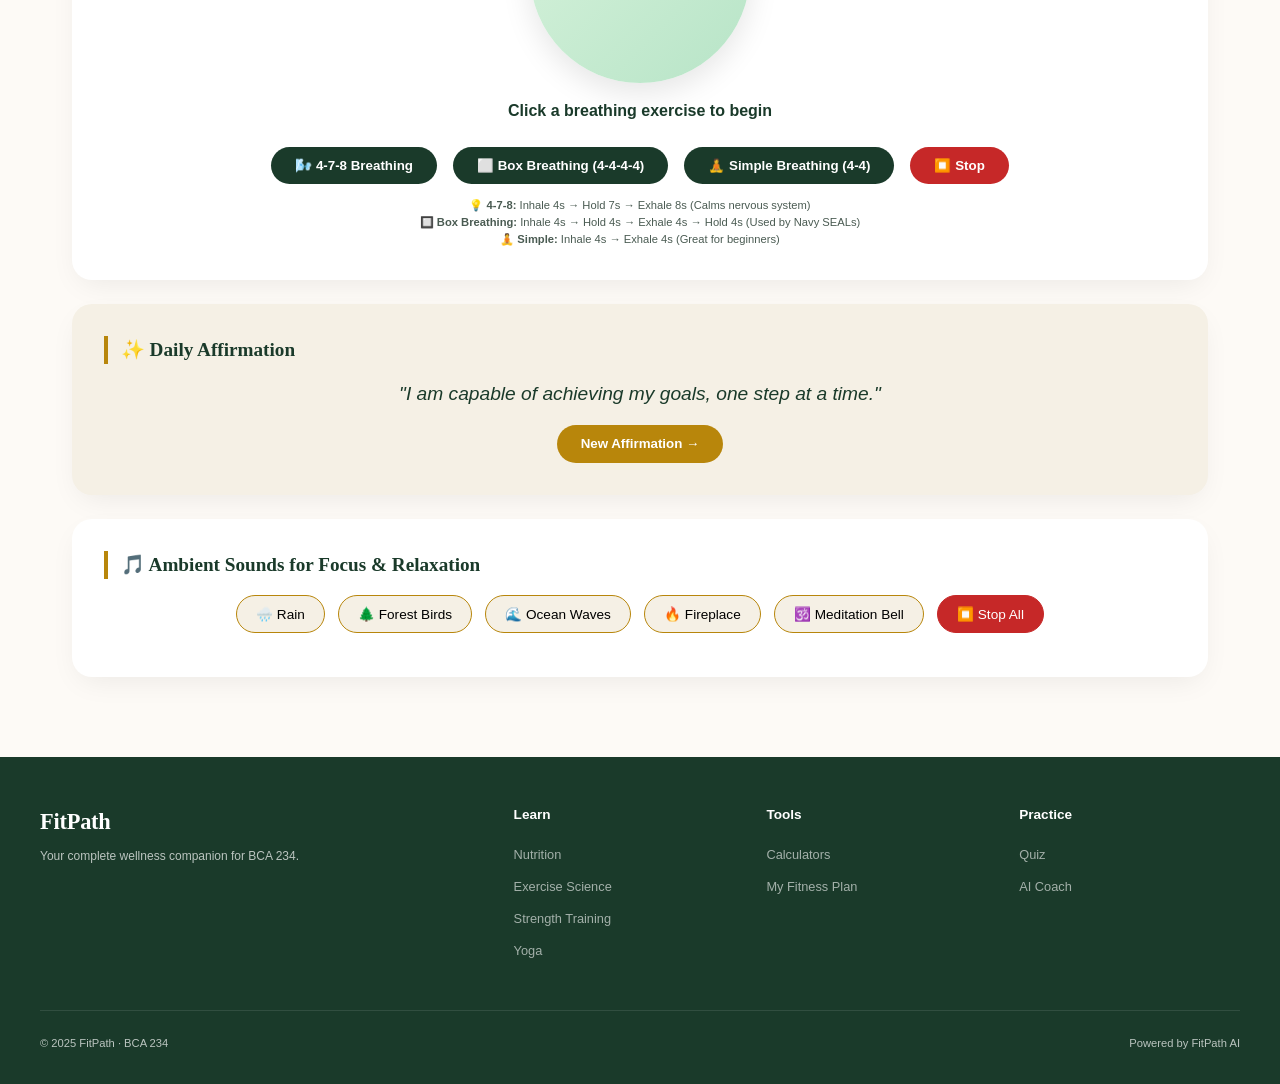
<file: meditation.html>
<!DOCTYPE html>
<html lang="en">
<head>
<meta charset="UTF-8"><meta name="viewport" content="width=device-width,initial-scale=1.0">
<title>Meditation — FitPath Mindfulness</title>
<link rel="stylesheet" href="style.css">
<style>
.meditation-hero{background:linear-gradient(135deg,#1e3a5f 0%,#3b82f6 60%,#60a5fa 100%);}
.meditation-grid{display:grid;grid-template-columns:repeat(auto-fill,minmax(300px,1fr));gap:1.5rem;}
.med-card{background:white;border-radius:var(--radius);padding:1.5rem;text-align:center;cursor:pointer;transition:0.3s;}
.med-card:hover{transform:translateY(-5px);box-shadow:var(--shadow-lg);}
.med-icon{font-size:3rem;margin-bottom:1rem;}
.med-title{font-family:'Cormorant Garamond',serif;font-size:1.3rem;color:var(--forest);font-weight:700;}
.med-duration{font-size:0.7rem;color:var(--gold);margin:0.5rem 0;}
.med-desc{font-size:0.8rem;color:var(--muted);}
.timer-container{background:white;border-radius:var(--radius);padding:2rem;text-align:center;margin-top:2rem;box-shadow:var(--shadow);}
.timer-display{font-size:4rem;font-family:monospace;font-weight:700;color:var(--forest);margin:1rem 0;}
.breath-circle{width:220px;height:220px;border-radius:50%;background:linear-gradient(135deg,#d8f3dc,#b7e4c7);margin:1rem auto;display:flex;align-items:center;justify-content:center;transition:transform 0.1s ease;cursor:pointer;box-shadow:0 10px 30px rgba(0,0,0,0.1);}
.breath-text{font-size:1.4rem;font-weight:700;color:var(--forest);text-align:center;}
.timer-controls{display:flex;gap:1rem;justify-content:center;margin-top:1.5rem;flex-wrap:wrap;}
.timer-btn{background:var(--forest);color:white;border:none;padding:0.7rem 1.5rem;border-radius:40px;cursor:pointer;font-weight:600;transition:0.2s;}
.timer-btn:hover{transform:scale(0.97);background:#0f2a1e;}
.timer-btn.stop-btn{background:#c62828;}
.timer-btn.stop-btn:hover{background:#b71c1c;}
.affirmation-card{background:var(--parchment);border-radius:var(--radius);padding:2rem;text-align:center;margin-top:1.5rem;box-shadow:var(--shadow);}
.affirmation-text{font-size:1.2rem;font-style:italic;color:var(--forest);line-height:1.5;}
.nature-sounds{display:flex;gap:0.8rem;justify-content:center;margin-top:1rem;flex-wrap:wrap;}
.sound-btn{background:var(--parchment);border:1px solid var(--gold);padding:0.6rem 1.2rem;border-radius:40px;cursor:pointer;transition:0.2s;font-weight:500;font-size:0.85rem;}
.sound-btn:hover{background:var(--gold);color:white;transform:translateY(-2px);}
.sound-btn.active{background:var(--forest);color:white;border-color:var(--forest);}
.breath-status{font-size:1rem;font-weight:600;margin-top:0.8rem;color:var(--forest);}
.round-counter{font-size:0.85rem;color:var(--muted);margin-top:0.5rem;}
.section-title-small{font-family:'Cormorant Garamond',serif;font-size:1.2rem;color:var(--forest);font-weight:700;margin-bottom:1rem;border-left:4px solid var(--gold);padding-left:0.8rem;text-align:left;}
@media(max-width:700px){
  .breath-circle{width:180px;height:180px;}
  .breath-text{font-size:1rem;}
  .timer-display{font-size:2.5rem;}
  .sound-btn{font-size:0.7rem;padding:0.4rem 0.8rem;}
}
</style>
</head>
<body>
<nav>
  <a href="index.html" class="nav-logo">Fit<span>Path</span></a>
  
  <div class="dynamic-nav-links">
    <a href="calculators.html"> Calculators</a>
    <a href="dashboard.html"> Progress</a>
    <a href="quiz.html"> Quiz</a>
    <a href="coach.html"> AI Coach</a>
    <a href="myplan.html"> My Plan</a>
    <a href="meditation.html" class="active"> Meditation</a>
    <a href="timer.html"> Timer</a>
  </div>
  
  <ul class="nav-links">
    <li><a href="index.html">Home</a></li>
    <li><a href="hub.html">Hub</a></li>
  </ul>
  <a href="myplan.html" class="nav-cta">Get My Plan →</a>
  <button class="hamburger" id="hamburger"><span></span><span></span><span></span></button>
</nav>
<div class="mobile-menu" id="mobile-menu">
  <a href="index.html">🏠 Home</a>
  <a href="hub.html">🎯 Hub</a>
  <a href="dashboard.html">📊 Progress</a>
  <a href="myplan.html">⚡ My Plan</a>
  <a href="nutrition.html">🥗 Nutrition</a>
  <a href="exercise.html">🏃 Exercise</a>
  <a href="strength.html">💪 Strength</a>
  <a href="yoga.html">🧘 Yoga</a>
  <a href="calculators.html">🧮 Calculators</a>
  <a href="quiz.html">📝 Quiz</a>
  <a href="coach.html">🤖 AI Coach</a>
  <a href="meditation.html">🧘 Meditation</a>
  <a href="timer.html">⏱️ Timer</a>
</div>

<div class="breadcrumb"><div class="breadcrumb-inner"><a href="index.html">Home</a><span>›</span><span>Meditation</span></div></div>

<div class="meditation-hero">
  <div class="page-hero" style="margin-top:0;background:none;">
    <div class="page-hero-inner">
      <div>
        <div class="hero-eyebrow">Find Inner Peace</div>
        <h1>Meditation &<br><em>Mindfulness</em></h1>
        <p>Guided meditations, breathing exercises, and mindfulness tools to reduce stress and find calm.</p>
      </div>
      <div class="hero-card">
        <div class="hero-card-stat"><span class="stat-num">6</span><span class="stat-label">&nbsp;Meditations</span></div>
        <div class="hero-card-stat"><span class="stat-num">3</span><span class="stat-label">&nbsp;Breathing Tools</span></div>
        <div class="hero-card-stat"><span class="stat-num">∞</span><span class="stat-label">&nbsp;Affirmations</span></div>
      </div>
    </div>
  </div>
</div>

<section style="background:var(--cream);">
  <div class="container">
    <div class="section-header">
      <span class="eyebrow">Guided Sessions</span>
      <h2 class="section-title">Choose Your <em>Practice</em></h2>
      <p class="section-sub">Select a meditation below and follow along with the audio guide.</p>
    </div>
    <div class="meditation-grid">
      <div class="med-card" onclick="startGuidedMeditation('5-Minute Breath Awareness',300)"><div class="med-icon">🌬️</div><div class="med-title">5-Minute Breath Awareness</div><div class="med-duration">⏱️ 5 minutes</div><div class="med-desc">Focus on your breath to center your mind and reduce anxiety.</div></div>
      <div class="med-card" onclick="startGuidedMeditation('Body Scan Relaxation',600)"><div class="med-icon">🧘</div><div class="med-title">Body Scan Relaxation</div><div class="med-duration">⏱️ 10 minutes</div><div class="med-desc">Release tension from head to toe with this deep relaxation practice.</div></div>
      <div class="med-card" onclick="startGuidedMeditation('Loving-Kindness',420)"><div class="med-icon">💖</div><div class="med-title">Loving-Kindness (Metta)</div><div class="med-duration">⏱️ 7 minutes</div><div class="med-desc">Cultivate compassion for yourself and others.</div></div>
      <div class="med-card" onclick="startGuidedMeditation('Sleep Meditation',900)"><div class="med-icon">😴</div><div class="med-title">Sleep Meditation</div><div class="med-duration">⏱️ 15 minutes</div><div class="med-desc">Gentle guided meditation to help you fall asleep peacefully.</div></div>
      <div class="med-card" onclick="startGuidedMeditation('Morning Gratitude',300)"><div class="med-icon">🌅</div><div class="med-title">Morning Gratitude</div><div class="med-duration">⏱️ 5 minutes</div><div class="med-desc">Start your day with appreciation and positive energy.</div></div>
      <div class="med-card" onclick="startGuidedMeditation('Stress Release',480)"><div class="med-icon">😌</div><div class="med-title">Stress Release</div><div class="med-duration">⏱️ 8 minutes</div><div class="med-desc">Let go of stress and tension with calming guidance.</div></div>
    </div>

    <!-- Breathing Timer -->
    <div class="timer-container" id="timerSection">
      <div class="section-title-small">🌬️ Interactive Breathing Exercise</div>
      <div class="timer-display" id="timerDisplay">--:--</div>
      <div class="breath-circle" id="breathCircle">
        <div class="breath-text" id="breathText">Ready</div>
      </div>
      <div class="breath-status" id="breathStatus">Click a breathing exercise to begin</div>
      <div class="round-counter" id="roundCounter"></div>
      <div class="timer-controls">
        <button class="timer-btn" onclick="start478Breathing()">🌬️ 4-7-8 Breathing</button>
        <button class="timer-btn" onclick="startBoxBreathing()">⬜ Box Breathing (4-4-4-4)</button>
        <button class="timer-btn" onclick="startSimpleBreathing()">🧘 Simple Breathing (4-4)</button>
        <button class="timer-btn stop-btn" onclick="stopAllBreathing()">⏹️ Stop</button>
      </div>
      <p style="font-size:0.7rem;margin-top:0.8rem;color:var(--muted);">
        💡 <strong>4-7-8:</strong> Inhale 4s → Hold 7s → Exhale 8s (Calms nervous system)<br>
        🔲 <strong>Box Breathing:</strong> Inhale 4s → Hold 4s → Exhale 4s → Hold 4s (Used by Navy SEALs)<br>
        🧘 <strong>Simple:</strong> Inhale 4s → Exhale 4s (Great for beginners)
      </p>
    </div>

    <!-- Daily Affirmation -->
    <div class="affirmation-card">
      <div class="section-title-small">✨ Daily Affirmation</div>
      <div class="affirmation-text" id="affirmationText">"I am capable of achieving my goals, one step at a time."</div>
      <button class="timer-btn" style="margin-top:1rem;background:var(--gold);" onclick="newAffirmation()">New Affirmation →</button>
    </div>

    <!-- Nature Sounds - USING LOCAL MP3 FILES -->
    <div class="timer-container" style="margin-top:1.5rem;">
      <div class="section-title-small">🎵 Ambient Sounds for Focus & Relaxation</div>
      <div class="nature-sounds">
        <button class="sound-btn" onclick="playSound('rain')" id="soundRain">🌧️ Rain</button>
        <button class="sound-btn" onclick="playSound('forest')" id="soundForest">🌲 Forest Birds</button>
        <button class="sound-btn" onclick="playSound('ocean')" id="soundOcean">🌊 Ocean Waves</button>
        <button class="sound-btn" onclick="playSound('fire')" id="soundFire">🔥 Fireplace</button>
        <button class="sound-btn" onclick="playSound('meditation')" id="soundMeditation">🕉️ Meditation Bell</button>
        <button class="sound-btn" onclick="stopSound()" id="stopSoundBtn" style="background:#c62828; border-color:#c62828; color:white;">⏹️ Stop All</button>
      </div>
      <p style="font-size:0.7rem;margin-top:0.8rem;color:var(--muted);">

      </p>

    </div>
  </div>
</section>

<footer>
  <div class="footer-inner">
    <div class="footer-top">
      <div><div class="footer-logo">FitPath</div><div class="footer-tagline">Your complete wellness companion for BCA 234.</div></div>
      <div><div class="footer-col-title">Learn</div><ul class="footer-links-list"><li><a href="nutrition.html">Nutrition</a></li><li><a href="exercise.html">Exercise Science</a></li><li><a href="strength.html">Strength Training</a></li><li><a href="yoga.html">Yoga</a></li></ul></div>
      <div><div class="footer-col-title">Tools</div><ul class="footer-links-list"><li><a href="calculators.html">Calculators</a></li><li><a href="myplan.html">My Fitness Plan</a></li></ul></div>
      <div><div class="footer-col-title">Practice</div><ul class="footer-links-list"><li><a href="quiz.html">Quiz</a></li><li><a href="coach.html">AI Coach</a></li></ul></div>
    </div>
    <div class="footer-bottom"><p>© 2025 FitPath · BCA 234</p><p>Powered by FitPath AI</p></div>
  </div>
</footer>
<script src="shared.js"></script>
<script>
let breathingInterval = null;
let meditationTimerInterval = null;
let currentAudio = null;
let isBreathingActive = false;
let currentPlayingSound = null;

// ============================================
// AMBIENT SOUNDS - USING LOCAL MP3 FILES
// ============================================

function playSound(type) {
  // Stop any currently playing sound
  if (currentAudio) {
    currentAudio.pause();
    currentAudio.currentTime = 0;
  }
  
  // Remove active class from all sound buttons
  document.querySelectorAll('.sound-btn').forEach(btn => {
    btn.classList.remove('active');
  });
  
  // Use LOCAL MP3 files from your sounds folder
  const soundFiles = {
    rain: 'sounds/rain.mp3',
    forest: 'sounds/forest.mp3',
    ocean: 'sounds/ocean.mp3',
    fire: 'sounds/fire.mp3',
    meditation: 'sounds/meditation-bell.mp3'
  };
  
  // Create new audio element with local file
  const audio = new Audio();
  audio.src = soundFiles[type];
  audio.loop = true;
  audio.volume = 0.4;
  
  audio.play().catch(error => {
    console.log('Audio error:', error);
    const breathStatus = document.getElementById('breathStatus');
    if (breathStatus) {
      breathStatus.innerHTML = '⚠️ Audio file not found. Make sure the MP3 file is in the "sounds" folder.';
      setTimeout(() => {
        if (breathStatus.innerHTML.includes('not found')) {
          breathStatus.innerHTML = 'Click a breathing exercise to begin';
        }
      }, 3000);
    }
  });
  
  currentAudio = audio;
  currentPlayingSound = type;
  
  // Add active class
  const activeBtn = document.getElementById(`sound${type.charAt(0).toUpperCase() + type.slice(1)}`);
  if (activeBtn) activeBtn.classList.add('active');
  
  // Update status
  const soundNames = {
    rain: 'Rain',
    forest: 'Forest Birds',
    ocean: 'Ocean Waves',
    fire: 'Fireplace',
    meditation: 'Meditation Bell'
  };
  
  const breathStatus = document.getElementById('breathStatus');
  if (breathStatus) {
    breathStatus.innerHTML = `🎵 Now playing: ${soundNames[type]} sounds. Click Stop to pause.`;
  }
}

function stopSound() {
  if (currentAudio) {
    currentAudio.pause();
    currentAudio = null;
    currentPlayingSound = null;
    
    // Remove active class from all sound buttons
    document.querySelectorAll('.sound-btn').forEach(btn => {
      btn.classList.remove('active');
    });
    
    const breathStatus = document.getElementById('breathStatus');
    if (breathStatus) {
      breathStatus.innerHTML = 'Sound stopped. Click a button to play again.';
      setTimeout(() => {
        if (breathStatus.innerHTML === 'Sound stopped. Click a button to play again.') {
          breathStatus.innerHTML = 'Click a breathing exercise to begin';
        }
      }, 3000);
    }
  }
}

// Guided Meditation Functions
function startGuidedMeditation(name, seconds) {
  if (meditationTimerInterval) clearInterval(meditationTimerInterval);
  if (breathingInterval) clearInterval(breathingInterval);
  
  let timeLeft = seconds;
  updateMeditationDisplay(timeLeft);
  
  speak(`Starting ${name} meditation. Find a comfortable position, close your eyes, and breathe naturally.`);
  
  meditationTimerInterval = setInterval(() => {
    if (timeLeft <= 1) {
      clearInterval(meditationTimerInterval);
      speak("Your meditation is complete. Take a deep breath and slowly return.");
      alert(`✨ "${name}" complete! Well done! 🧘`);
      updateMeditationDisplay(0);
      document.getElementById('breathText').innerHTML = "Complete! 🎉";
    } else {
      timeLeft--;
      updateMeditationDisplay(timeLeft);
      
      if (timeLeft === Math.floor(seconds / 2)) {
        speak("You're doing great. Keep breathing and staying present.");
      }
    }
  }, 1000);
}

function updateMeditationDisplay(seconds) {
  let mins = Math.floor(seconds / 60);
  let secs = seconds % 60;
  document.getElementById('timerDisplay').innerHTML = `${mins.toString().padStart(2, '0')}:${secs.toString().padStart(2, '0')}`;
  document.getElementById('breathStatus').innerHTML = seconds > 0 ? `🧘 Meditation in progress...` : `Meditation complete!`;
}

// 4-7-8 Breathing Technique
function start478Breathing() {
  stopAllBreathing();
  isBreathingActive = true;
  let phase = 'inhale';
  let counter = 4;
  let rounds = 0;
  let maxRounds = 8;
  
  document.getElementById('breathStatus').innerHTML = "🌬️ 4-7-8 Breathing - Calming the nervous system";
  
  function updateBreath() {
    if (!isBreathingActive) return;
    
    const circle = document.getElementById('breathCircle');
    const breathText = document.getElementById('breathText');
    const roundCounter = document.getElementById('roundCounter');
    
    if (phase === 'inhale') {
      breathText.innerHTML = `Inhale... ${counter}`;
      circle.style.transform = 'scale(1.15)';
      if (counter <= 1) {
        phase = 'hold';
        counter = 7;
      } else {
        counter--;
      }
    } 
    else if (phase === 'hold') {
      breathText.innerHTML = `Hold... ${counter}`;
      circle.style.transform = 'scale(1.25)';
      if (counter <= 1) {
        phase = 'exhale';
        counter = 8;
      } else {
        counter--;
      }
    }
    else if (phase === 'exhale') {
      breathText.innerHTML = `Exhale... ${counter}`;
      circle.style.transform = 'scale(1)';
      if (counter <= 1) {
        rounds++;
        roundCounter.innerHTML = `Round ${rounds}/${maxRounds}`;
        if (rounds >= maxRounds) {
          stopAllBreathing();
          breathText.innerHTML = "Complete! 🎉";
          document.getElementById('breathStatus').innerHTML = "✅ Breathing exercise complete! Feel the calm.";
          speak("Great job! You've completed the breathing exercise.");
          return;
        }
        phase = 'inhale';
        counter = 4;
      } else {
        counter--;
      }
    }
    
    setTimeout(updateBreath, 1000);
  }
  
  updateBreath();
}

// Box Breathing
function startBoxBreathing() {
  stopAllBreathing();
  isBreathingActive = true;
  let phase = 'inhale';
  let counter = 4;
  let rounds = 0;
  let maxRounds = 10;
  
  document.getElementById('breathStatus').innerHTML = "⬜ Box Breathing - Focus & Calm (Navy SEAL technique)";
  
  function updateBreath() {
    if (!isBreathingActive) return;
    
    const circle = document.getElementById('breathCircle');
    const breathText = document.getElementById('breathText');
    const roundCounter = document.getElementById('roundCounter');
    
    if (phase === 'inhale') {
      breathText.innerHTML = `Inhale... ${counter}`;
      circle.style.transform = 'scale(1.2)';
      if (counter <= 1) {
        phase = 'hold1';
        counter = 4;
      } else {
        counter--;
      }
    }
    else if (phase === 'hold1') {
      breathText.innerHTML = `Hold... ${counter}`;
      circle.style.transform = 'scale(1.25)';
      if (counter <= 1) {
        phase = 'exhale';
        counter = 4;
      } else {
        counter--;
      }
    }
    else if (phase === 'exhale') {
      breathText.innerHTML = `Exhale... ${counter}`;
      circle.style.transform = 'scale(0.9)';
      if (counter <= 1) {
        phase = 'hold2';
        counter = 4;
      } else {
        counter--;
      }
    }
    else if (phase === 'hold2') {
      breathText.innerHTML = `Hold... ${counter}`;
      circle.style.transform = 'scale(0.85)';
      if (counter <= 1) {
        rounds++;
        roundCounter.innerHTML = `Round ${rounds}/${maxRounds}`;
        if (rounds >= maxRounds) {
          stopAllBreathing();
          breathText.innerHTML = "Complete! 🎉";
          document.getElementById('breathStatus').innerHTML = "✅ Box breathing complete! Feel centered and calm.";
          speak("Excellent! Box breathing complete.");
          return;
        }
        phase = 'inhale';
        counter = 4;
        circle.style.transform = 'scale(1)';
      } else {
        counter--;
      }
    }
    
    setTimeout(updateBreath, 1000);
  }
  
  updateBreath();
}

// Simple Breathing
function startSimpleBreathing() {
  stopAllBreathing();
  isBreathingActive = true;
  let isInhale = true;
  let counter = 4;
  let rounds = 0;
  let maxRounds = 15;
  
  document.getElementById('breathStatus').innerHTML = "🧘 Simple Breathing - Great for beginners";
  
  function updateBreath() {
    if (!isBreathingActive) return;
    
    const circle = document.getElementById('breathCircle');
    const breathText = document.getElementById('breathText');
    const roundCounter = document.getElementById('roundCounter');
    
    if (isInhale) {
      breathText.innerHTML = `Inhale... ${counter}`;
      circle.style.transform = 'scale(1.15)';
      if (counter <= 1) {
        isInhale = false;
        counter = 4;
      } else {
        counter--;
      }
    } else {
      breathText.innerHTML = `Exhale... ${counter}`;
      circle.style.transform = 'scale(1)';
      if (counter <= 1) {
        rounds++;
        roundCounter.innerHTML = `Breaths: ${rounds}/${maxRounds}`;
        if (rounds >= maxRounds) {
          stopAllBreathing();
          breathText.innerHTML = "Complete! 🎉";
          document.getElementById('breathStatus').innerHTML = "✅ Breathing exercise complete! Feel refreshed.";
          speak("Great job! You've completed the breathing exercise.");
          return;
        }
        isInhale = true;
        counter = 4;
      } else {
        counter--;
      }
    }
    
    setTimeout(updateBreath, 1000);
  }
  
  updateBreath();
}

function stopAllBreathing() {
  isBreathingActive = false;
  if (breathingInterval) clearInterval(breathingInterval);
  if (meditationTimerInterval) clearInterval(meditationTimerInterval);
  
  const circle = document.getElementById('breathCircle');
  const breathText = document.getElementById('breathText');
  const timerDisplay = document.getElementById('timerDisplay');
  const breathStatus = document.getElementById('breathStatus');
  const roundCounter = document.getElementById('roundCounter');
  
  if (circle) circle.style.transform = 'scale(1)';
  if (breathText) breathText.innerHTML = 'Ready';
  if (timerDisplay) timerDisplay.innerHTML = '--:--';
  if (breathStatus && breathStatus.innerHTML !== 'Sound stopped. Click a button to play again.') {
    breathStatus.innerHTML = 'Click a breathing exercise to begin';
  }
  if (roundCounter) roundCounter.innerHTML = '';
  
  speechSynthesis.cancel();
}

function speak(text) {
  let utterance = new SpeechSynthesisUtterance(text);
  utterance.rate = 0.85;
  utterance.pitch = 1;
  speechSynthesis.cancel();
  speechSynthesis.speak(utterance);
}

// Affirmations
const affirmations = [
  "I am worthy of love, happiness, and success.",
  "Every day, I am becoming the best version of myself.",
  "I choose peace over worry and joy over fear.",
  "My potential is limitless.",
  "I am grateful for this moment, right now.",
  "I trust the journey, even when I don't understand it.",
  "I am stronger than my excuses.",
  "I breathe in calm, I breathe out stress.",
  "I am enough, just as I am.",
  "Today, I will focus on what I can control."
];

function newAffirmation() {
  let random = affirmations[Math.floor(Math.random() * affirmations.length)];
  document.getElementById('affirmationText').innerHTML = `"${random}"`;
  speak(random);
}

// Initialize
document.getElementById('breathCircle').style.transition = 'transform 0.1s ease';
</script>
</body>
</html>
</file>
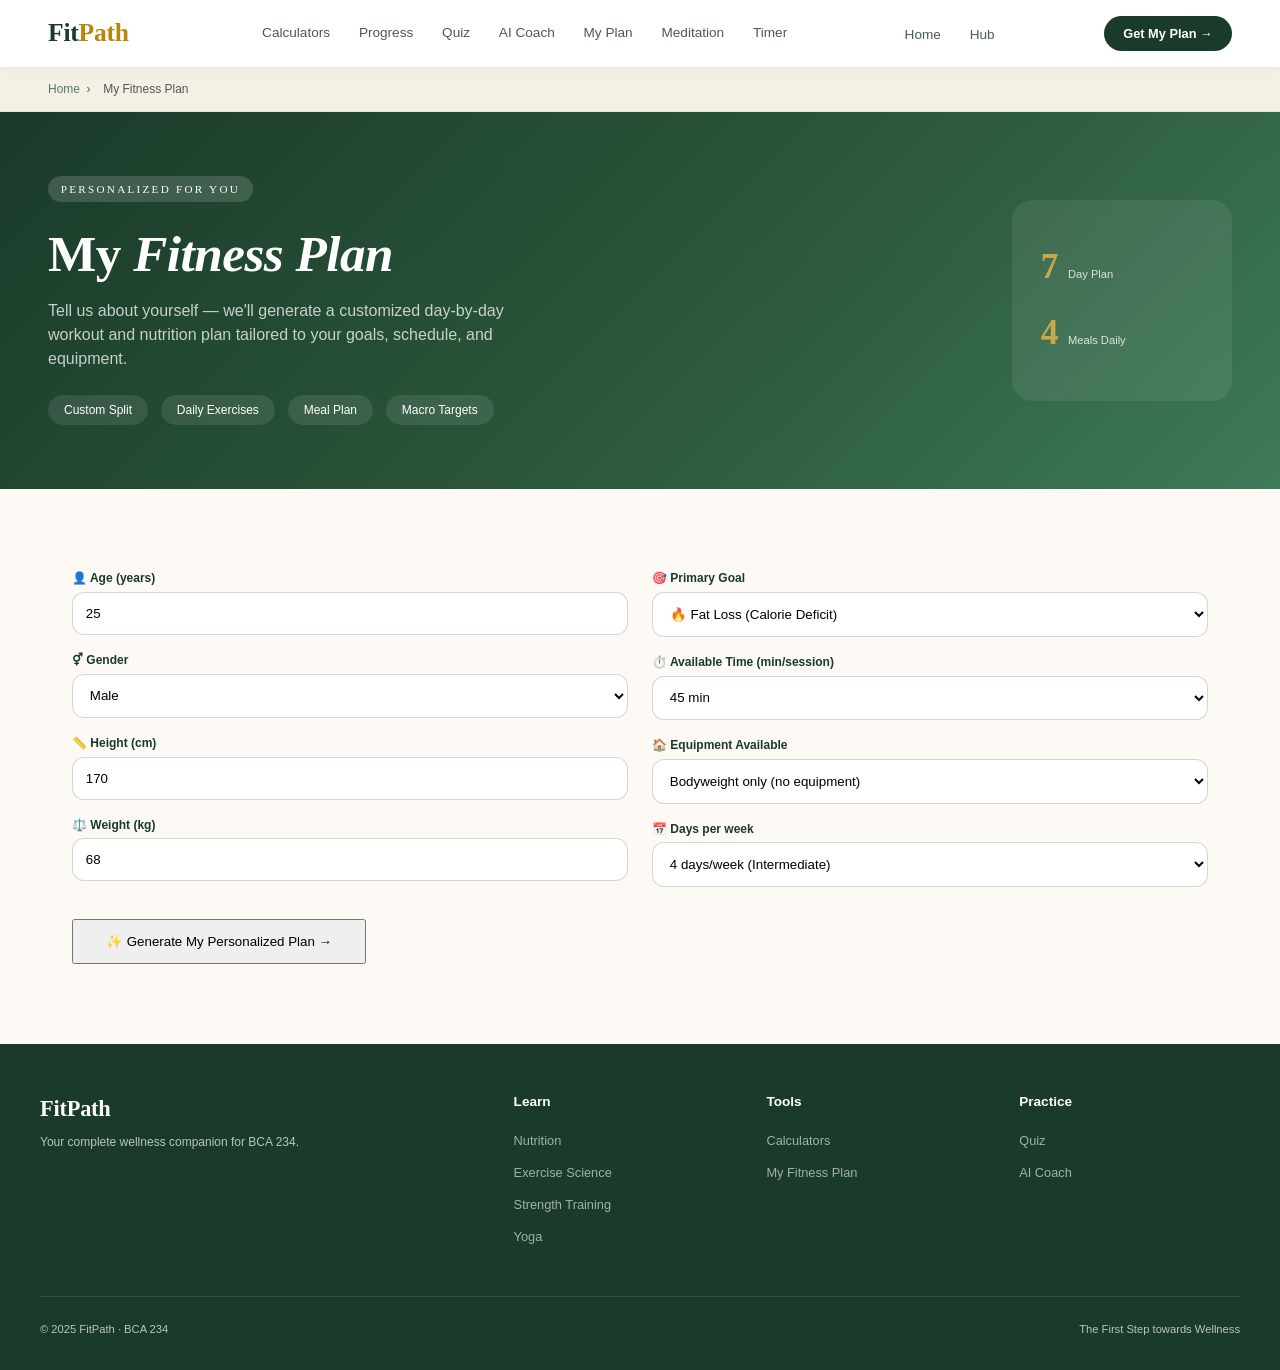
<file: myplan.html>
<!DOCTYPE html>
<html lang="en">
<head>
<meta charset="UTF-8"><meta name="viewport" content="width=device-width,initial-scale=1.0">
<title>My Plan — FitPath</title>
<link rel="stylesheet" href="style.css">
<style>
.plan-hero{background:linear-gradient(135deg,#1a3a2a 0%,#2d5a3d 60%,#3d7a5a 100%);}
.form-grid{display:grid;grid-template-columns:1fr 1fr;gap:1.5rem;}
.form-group{margin-bottom:1rem;}
.form-group label{display:block;font-size:0.75rem;font-weight:600;margin-bottom:0.3rem;color:var(--forest);}
.form-group input,.form-group select{width:100%;padding:0.8rem;border:1px solid rgba(26,58,42,0.2);border-radius:12px;font-family:inherit;background:white;}
.plan-output{background:white;border-radius:var(--radius);padding:2rem;margin-top:2rem;display:none;box-shadow:var(--shadow-lg);}
.plan-section{margin-bottom:2rem;padding-bottom:1rem;border-bottom:2px solid var(--parchment);}
.plan-title{font-family:'Cormorant Garamond',serif;font-size:1.4rem;color:var(--gold);font-weight:700;margin-bottom:1rem;}
.day-card{background:var(--parchment);border-radius:var(--radius-sm);padding:1.2rem;margin-bottom:1rem;border-left:4px solid var(--gold);}
.day-name{font-weight:700;color:var(--forest);font-size:1rem;margin-bottom:0.5rem;display:flex;align-items:center;gap:0.5rem;}
.day-exercises{font-size:0.85rem;color:var(--muted);line-height:1.6;}
.exercise-item{display:flex;justify-content:space-between;align-items:center;padding:0.4rem 0;border-bottom:1px dashed rgba(0,0,0,0.05);}
.exercise-name{font-weight:500;}
.exercise-sets{color:var(--gold);font-size:0.7rem;font-weight:600;}
.meal-grid{display:grid;grid-template-columns:repeat(4,1fr);gap:0.8rem;margin-top:0.8rem;}
.meal-card{background:var(--cream);border-radius:var(--radius-sm);padding:0.8rem;text-align:center;}
.meal-name{font-weight:700;color:var(--forest);font-size:0.7rem;margin-bottom:0.3rem;}
.meal-food{font-size:0.7rem;color:var(--muted);}
.print-btn{background:var(--forest);color:white;border:none;padding:0.7rem 1.5rem;border-radius:40px;cursor:pointer;margin-top:1rem;margin-right:0.5rem;}
.save-btn{background:var(--gold);color:white;border:none;padding:0.7rem 1.5rem;border-radius:40px;cursor:pointer;margin-top:1rem;}
.stats-summary{background:var(--forest);color:white;padding:1rem;border-radius:var(--radius-sm);margin-bottom:1.5rem;display:flex;justify-content:space-between;flex-wrap:wrap;gap:1rem;}
.stat-item{text-align:center;}
.stat-value{font-size:1.3rem;font-weight:700;color:var(--gold-light);}
.stat-label{font-size:0.7rem;opacity:0.8;}
@media(max-width:700px){.meal-grid{grid-template-columns:repeat(2,1fr);}}
</style>
</head>
<body>
<nav>
  <a href="index.html" class="nav-logo">Fit<span>Path</span></a>
  
  <!-- TOOLS HYPERLINKS -->
  <div class="dynamic-nav-links">
    <a href="calculators.html"> Calculators</a>
    <a href="dashboard.html"> Progress</a>
    <a href="quiz.html"> Quiz</a>
    <a href="coach.html"> AI Coach</a>
    <a href="myplan.html"> My Plan</a>
    <a href="meditation.html"> Meditation</a>
    <a href="timer.html"> Timer</a>
  </div>
  
  <ul class="nav-links">
    <li><a href="index.html">Home</a></li>
    <li><a href="hub.html">Hub</a></li>
  </ul>
  <a href="myplan.html" class="nav-cta">Get My Plan →</a>
  <button class="hamburger" id="hamburger"><span></span><span></span><span></span></button>
</nav>
<div class="mobile-menu" id="mobile-menu">
  <a href="index.html">🏠 Home</a>
  <a href="hub.html">🎯 Hub</a>
  <a href="dashboard.html">📊 Progress</a>
  <a href="myplan.html">⚡ My Plan</a>
  <a href="nutrition.html">🥗 Nutrition</a>
  <a href="exercise.html">🏃 Exercise</a>
  <a href="strength.html">💪 Strength</a>
  <a href="yoga.html">🧘 Yoga</a>
  <a href="calculators.html">🧮 Calculators</a>
  <a href="quiz.html">📝 Quiz</a>
  <a href="coach.html">🤖 AI Coach</a>
  <a href="meditation.html">🧘 Meditation</a>
  <a href="timer.html">⏱️ Timer</a>
</div>

<div class="breadcrumb"><div class="breadcrumb-inner"><a href="index.html">Home</a><span>›</span><span>My Fitness Plan</span></div></div>

<div class="plan-hero">
  <div class="page-hero" style="margin-top:0;background:none;">
    <div class="page-hero-inner">
      <div>
        <div class="hero-eyebrow">Personalized for You</div>
        <h1>My <em>Fitness Plan</em></h1>
        <p>Tell us about yourself — we'll generate a customized day-by-day workout and nutrition plan tailored to your goals, schedule, and equipment.</p>
        <div class="hero-pill-row">
          <span class="hero-pill">Custom Split</span><span class="hero-pill">Daily Exercises</span><span class="hero-pill">Meal Plan</span><span class="hero-pill">Macro Targets</span>
        </div>
      </div>
      <div class="hero-card">
        <div class="hero-card-stat"><span class="stat-num">7</span><span class="stat-label">&nbsp;Day Plan</span></div>
        <div class="hero-card-stat"><span class="stat-num">4</span><span class="stat-label">&nbsp;Meals Daily</span></div>
      </div>
    </div>
  </div>
</div>

<section style="background:var(--cream);">
  <div class="container">
    <div class="form-grid">
      <div>
        <div class="form-group"><label>👤 Age (years)</label><input type="number" id="age" placeholder="e.g., 25" value="25"></div>
        <div class="form-group"><label>⚥ Gender</label><select id="gender"><option value="male">Male</option><option value="female">Female</option></select></div>
        <div class="form-group"><label>📏 Height (cm)</label><input type="number" id="height" placeholder="e.g., 170" value="170"></div>
        <div class="form-group"><label>⚖️ Weight (kg)</label><input type="number" id="weight" placeholder="e.g., 68" value="68"></div>
      </div>
      <div>
        <div class="form-group"><label>🎯 Primary Goal</label><select id="goal">
          <option value="fatloss">🔥 Fat Loss (Calorie Deficit)</option>
          <option value="muscle">💪 Muscle Gain (Calorie Surplus)</option>
          <option value="general">🌿 General Health & Wellness</option>
        </select></div>
        <div class="form-group"><label>⏱️ Available Time (min/session)</label><select id="time"><option value="30">30 min</option><option value="45" selected>45 min</option><option value="60">60 min</option></select></div>
        <div class="form-group"><label>🏠 Equipment Available</label><select id="equipment">
          <option value="bodyweight">Bodyweight only (no equipment)</option>
          <option value="dumbbells">Dumbbells + Bench</option>
          <option value="gym">Full Gym Access</option>
        </select></div>
        <div class="form-group"><label>📅 Days per week</label><select id="days">
          <option value="3">3 days/week (Beginner friendly)</option>
          <option value="4" selected>4 days/week (Intermediate)</option>
          <option value="5">5 days/week (Advanced)</option>
          <option value="6">6 days/week (Elite)</option>
        </select></div>
      </div>
    </div>
    <button class="calc-btn" style="margin-top:1rem;width:auto;padding:0.8rem 2rem;" onclick="generatePlan()">✨ Generate My Personalized Plan →</button>
    
    <div id="planOutput" class="plan-output"></div>
  </div>
</section>

<footer>
  <div class="footer-inner">
    <div class="footer-top">
      <div><div class="footer-logo">FitPath</div><div class="footer-tagline">Your complete wellness companion for BCA 234.</div></div>
      <div><div class="footer-col-title">Learn</div><ul class="footer-links-list"><li><a href="nutrition.html">Nutrition</a></li><li><a href="exercise.html">Exercise Science</a></li><li><a href="strength.html">Strength Training</a></li><li><a href="yoga.html">Yoga</a></li></ul></div>
      <div><div class="footer-col-title">Tools</div><ul class="footer-links-list"><li><a href="calculators.html">Calculators</a></li><li><a href="myplan.html">My Fitness Plan</a></li></ul></div>
      <div><div class="footer-col-title">Practice</div><ul class="footer-links-list"><li><a href="quiz.html">Quiz</a></li><li><a href="coach.html">AI Coach</a></li></ul></div>
    </div>
        <div class="footer-bottom"><p>© 2025 FitPath · BCA 234</p> <p>The First Step towards Wellness</p></div>

  </div>
</footer>
<script src="shared.js"></script>
<script>
function generatePlan(){
  const goal = document.getElementById('goal').value;
  const days = parseInt(document.getElementById('days').value);
  const time = document.getElementById('time').value;
  const equipment = document.getElementById('equipment').value;
  const age = parseInt(document.getElementById('age').value);
  const height = parseInt(document.getElementById('height').value);
  const weight = parseFloat(document.getElementById('weight').value);
  const gender = document.getElementById('gender').value;
  
  // Calculate BMR and TDEE
  let bmr = gender === 'male' ? (10*weight + 6.25*height - 5*age + 5) : (10*weight + 6.25*height - 5*age - 161);
  let tdee = Math.round(bmr * 1.55);
  let calorieTarget = goal === 'fatloss' ? Math.round(tdee - 500) : (goal === 'muscle' ? Math.round(tdee + 300) : tdee);
  
  // Calculate macros
  let protein = goal === 'fatloss' ? Math.round(weight * 2.0) : (goal === 'muscle' ? Math.round(weight * 2.2) : Math.round(weight * 1.6));
  let carbs = goal === 'fatloss' ? Math.round(weight * 2) : (goal === 'muscle' ? Math.round(weight * 4) : Math.round(weight * 3));
  let fat = goal === 'fatloss' ? Math.round(weight * 0.7) : (goal === 'muscle' ? Math.round(weight * 0.9) : Math.round(weight * 0.8));
  
  // Day names
  const weekDays = ['Monday', 'Tuesday', 'Wednesday', 'Thursday', 'Friday', 'Saturday', 'Sunday'];
  
  // Choose split based on days and goal
  let splitType = '';
  let workoutPlan = '';
  
  if(goal === 'muscle'){
    if(days === 3){
      splitType = 'Full Body (3x/week)';
      const fullBodyWorkout = getFullBodyWorkout(equipment, time);
      workoutPlan = `<div class="day-card"><div class="day-name">🏋️ Full Body Workout (All 3 days)</div><div class="day-exercises">${fullBodyWorkout}</div><div class="day-exercises" style="margin-top:0.5rem;color:var(--gold);">💡 Progressive Overload: Add 2.5kg or 1-2 reps each week</div></div>`;
    } 
    else if(days === 4){
      splitType = 'Upper / Lower Split (4x/week)';
      workoutPlan = `
        <div class="day-card"><div class="day-name">📌 Upper Body A (Monday & Thursday)</div><div class="day-exercises">${getUpperWorkout(equipment, time)}</div></div>
        <div class="day-card"><div class="day-name">📌 Lower Body A (Tuesday & Friday)</div><div class="day-exercises">${getLowerWorkout(equipment, time)}</div></div>
      `;
    }
    else if(days === 5){
      splitType = 'Push / Pull / Legs (PPL) — 5x/week';
      workoutPlan = `
        <div class="day-card"><div class="day-name">📌 Push Day (Monday & Thursday) — Chest, Shoulders, Triceps</div><div class="day-exercises">${getPushWorkout(equipment, time)}</div></div>
        <div class="day-card"><div class="day-name">📌 Pull Day (Tuesday & Friday) — Back, Biceps, Rear Delts</div><div class="day-exercises">${getPullWorkout(equipment, time)}</div></div>
        <div class="day-card"><div class="day-name">📌 Legs Day (Wednesday) — Quads, Hamstrings, Glutes, Calves</div><div class="day-exercises">${getLegWorkout(equipment, time)}</div></div>
      `;
    }
    else{
      splitType = 'Push / Pull / Legs / Upper / Lower — 6x/week';
      workoutPlan = `
        <div class="day-card"><div class="day-name">Monday — Push (Chest, Shoulders, Triceps)</div><div class="day-exercises">${getPushWorkout(equipment, time)}</div></div>
        <div class="day-card"><div class="day-name">Tuesday — Pull (Back, Biceps, Rear Delts)</div><div class="day-exercises">${getPullWorkout(equipment, time)}</div></div>
        <div class="day-card"><div class="day-name">Wednesday — Legs (Quads, Hamstrings, Glutes)</div><div class="day-exercises">${getLegWorkout(equipment, time)}</div></div>
        <div class="day-card"><div class="day-name">Thursday — Upper Body (Strength Focus)</div><div class="day-exercises">${getUpperWorkout(equipment, time)}</div></div>
        <div class="day-card"><div class="day-name">Friday — Lower Body (Hypertrophy)</div><div class="day-exercises">${getLowerWorkout(equipment, time)}</div></div>
        <div class="day-card"><div class="day-name">Saturday — Accessories / Weak Points / Cardio</div><div class="day-exercises">Arms, Calves, Abs + 20 min LISS cardio</div></div>
      `;
    }
  }
  else if(goal === 'fatloss'){
    if(days === 3){
      workoutPlan = `
        <div class="day-card"><div class="day-name">Monday — Full Body Strength + Cardio</div><div class="day-exercises">${getFullBodyWorkout(equipment, time)}<br><br>🏃 Cardio Finisher: 15 min incline walk or jog</div></div>
        <div class="day-card"><div class="day-name">Wednesday — Full Body + HIIT</div><div class="day-exercises">${getFullBodyWorkout(equipment, time)}<br><br>🔁 HIIT Finisher: 10 min (30 sec sprint, 30 sec rest)</div></div>
        <div class="day-card"><div class="day-name">Friday — Full Body + Core</div><div class="day-exercises">${getFullBodyWorkout(equipment, time)}<br><br>🧘 Core: Planks, Leg Raises, Russian Twists</div></div>
      `;
    }
    else if(days === 4){
      workoutPlan = `
        <div class="day-card"><div class="day-name">Monday — Upper Body + Cardio</div><div class="day-exercises">${getUpperWorkout(equipment, time)}<br><br>🏃 LISS Cardio: 20 min stairs/jog</div></div>
        <div class="day-card"><div class="day-name">Tuesday — Lower Body + HIIT</div><div class="day-exercises">${getLowerWorkout(equipment, time)}<br><br>🔁 HIIT: 15 min sprints</div></div>
        <div class="day-card"><div class="day-name">Thursday — Upper Body (Endurance)</div><div class="day-exercises">${getUpperWorkout(equipment, time)}<br><br>🏃 Cardio: 20 min cycling</div></div>
        <div class="day-card"><div class="day-name">Friday — Lower Body + Core</div><div class="day-exercises">${getLowerWorkout(equipment, time)}<br><br>🧘 Core + 20 min cardio</div></div>
      `;
    }
    else{
      workoutPlan = `
        <div class="day-card"><div class="day-name">Monday — Push + Cardio</div><div class="day-exercises">${getPushWorkout(equipment, time)}<br><br>🏃 20 min LISS cardio</div></div>
        <div class="day-card"><div class="day-name">Tuesday — Pull + HIIT</div><div class="day-exercises">${getPullWorkout(equipment, time)}<br><br>🔁 15 min HIIT</div></div>
        <div class="day-card"><div class="day-name">Wednesday — Legs + Core</div><div class="day-exercises">${getLegWorkout(equipment, time)}<br><br>🧘 Abs + 20 min cardio</div></div>
        <div class="day-card"><div class="day-name">Thursday — Upper Body</div><div class="day-exercises">${getUpperWorkout(equipment, time)}<br><br>🏃 20 min cardio</div></div>
        <div class="day-card"><div class="day-name">Friday — Lower Body + HIIT</div><div class="day-exercises">${getLowerWorkout(equipment, time)}<br><br>🔁 15 min HIIT</div></div>
      `;
    }
  }
  else{
    // General Health
    workoutPlan = `
      <div class="day-card"><div class="day-name">Monday — Full Body + Yoga</div><div class="day-exercises">Bodyweight squats, Push-ups, Lunges, Planks, Rows<br>🧘 15 min Surya Namaskar + Deep breathing</div></div>
      <div class="day-card"><div class="day-name">Tuesday — Cardio + Core</div><div class="day-exercises">30 min brisk walking/jogging + Crunches, Leg raises, Bird-dogs</div></div>
      <div class="day-card"><div class="day-name">Wednesday — Full Body + Flexibility</div><div class="day-exercises">Repeat Monday's workout + 15 min full body stretching</div></div>
      <div class="day-card"><div class="day-name">Thursday — Cardio + Yoga</div><div class="day-exercises">25 min cycling/swimming + 20 min Yoga flow</div></div>
      <div class="day-card"><div class="day-name">Friday — Full Body + Fun Activity</div><div class="day-exercises">Dance, Sports, Hiking — enjoy moving your body!</div></div>
      <div class="day-card"><div class="day-name">Weekend — Active Recovery</div><div class="day-exercises">Walk 10,000 steps, stretch, foam roll, relax</div></div>
    `;
  }
  
  // Generate Meal Plan
  let mealPlan = '';
  if(goal === 'fatloss'){
    mealPlan = `
      <div class="meal-grid">
        <div class="meal-card"><div class="meal-name">🌅 Breakfast (7AM)</div><div class="meal-food">Oats + Protein scoop + Berries (400 cal)</div></div>
        <div class="meal-card"><div class="meal-name">🍱 Lunch (1PM)</div><div class="meal-food">200g chicken/tofu + 100g rice + Salad (500 cal)</div></div>
        <div class="meal-card"><div class="meal-name">🥗 Snack (5PM)</div><div class="meal-food">Greek yogurt + Nuts + Apple (250 cal)</div></div>
        <div class="meal-card"><div class="meal-name">🍽️ Dinner (8PM)</div><div class="meal-food">150g fish/paneer + Veggies + 1 roti (450 cal)</div></div>
      </div>
    `;
  } else if(goal === 'muscle'){
    mealPlan = `
      <div class="meal-grid">
        <div class="meal-card"><div class="meal-name">🌅 Breakfast (7AM)</div><div class="meal-food">4 eggs + 2 toast + Banana (550 cal)</div></div>
        <div class="meal-card"><div class="meal-name">🍱 Lunch (1PM)</div><div class="meal-food">250g chicken + 200g rice + Veggies (650 cal)</div></div>
        <div class="meal-card"><div class="meal-name">🥗 Pre-Workout (4PM)</div><div class="meal-food">Protein shake + Oats + Peanut butter (400 cal)</div></div>
        <div class="meal-card"><div class="meal-name">🍽️ Post-Workout (8PM)</div><div class="meal-food">250g fish/paneer + Sweet potato + Salad (600 cal)</div></div>
      </div>
    `;
  } else {
    mealPlan = `
      <div class="meal-grid">
        <div class="meal-card"><div class="meal-name">🌅 Breakfast</div><div class="meal-food">Smoothie bowl / Poha / Idli + Chutney</div></div>
        <div class="meal-card"><div class="meal-name">🍱 Lunch</div><div class="meal-food">Balanced meal: dal, rice, roti, sabzi, curd</div></div>
        <div class="meal-card"><div class="meal-name">🥗 Snack</div><div class="meal-food">Fruit / Nuts / Roasted chana / Buttermilk</div></div>
        <div class="meal-card"><div class="meal-name">🍽️ Dinner</div><div class="meal-food">Light meal: soup, salad, protein, veggies</div></div>
      </div>
    `;
  }
  
  const output = document.getElementById('planOutput');
  output.innerHTML = `
    <div class="stats-summary">
      <div class="stat-item"><div class="stat-value">${calorieTarget}</div><div class="stat-label">Daily Calories</div></div>
      <div class="stat-item"><div class="stat-value">${protein}g</div><div class="stat-label">Protein</div></div>
      <div class="stat-item"><div class="stat-value">${carbs}g</div><div class="stat-label">Carbs</div></div>
      <div class="stat-item"><div class="stat-value">${fat}g</div><div class="stat-label">Fats</div></div>
      <div class="stat-item"><div class="stat-value">${days}x/week</div><div class="stat-label">Training</div></div>
    </div>
    
    <div class="plan-section">
      <div class="plan-title">💪 YOUR ${days}-DAY WORKOUT PLAN — ${goal === 'muscle' ? 'MUSCLE GAIN' : (goal === 'fatloss' ? 'FAT LOSS' : 'GENERAL HEALTH')}</div>
      ${workoutPlan}
      <div class="day-card" style="background:#e8f5e9;"><div class="day-name">📋 Weekly Schedule Summary</div><div class="day-exercises">${getScheduleSummary(days, goal, splitType)}</div></div>
    </div>
    
    <div class="plan-section">
      <div class="plan-title">🥗 YOUR NUTRITION PLAN — ${goal === 'muscle' ? 'CALORIE SURPLUS' : (goal === 'fatloss' ? 'CALORIE DEFICIT' : 'MAINTENANCE')}</div>
      ${mealPlan}
      <div style="margin-top:1rem;font-size:0.8rem;color:var(--muted);">💧 Hydration: Drink 3-4 liters of water daily | 😴 Sleep: 7-8 hours for recovery</div>
    </div>
    
    <div class="plan-section">
      <div class="plan-title">📈 PROGRESSION TIPS</div>
      <div class="day-exercises">
        • <strong>Progressive Overload:</strong> Increase weight by 2.5-5kg OR add 1-2 reps every week<br>
        • <strong>Deload Week:</strong> Every 6-8 weeks, reduce weight by 50% for recovery<br>
        • <strong>Track Your Workouts:</strong> Use notes or an app to log sets, reps, and weights<br>
        • <strong>Listen to Your Body:</strong> Rest when needed — recovery = growth
      </div>
    </div>
    
    <div style="margin-top:1.5rem;">
      <button class="print-btn" onclick="window.print()">🖨️ Print My Plan</button>
      <button class="save-btn" onclick="savePlan()">💾 Save Plan (Local)</button>
    </div>
  `;
  output.style.display = 'block';
  window.scrollTo({top: output.offsetTop - 50, behavior: 'smooth'});
}

// Exercise libraries based on equipment
function getPushWorkout(equipment, time){
  if(equipment === 'gym'){
    return `<div class="exercise-item"><span class="exercise-name">🏋️ Barbell Bench Press</span><span class="exercise-sets">4 × 8-10 reps</span></div>
            <div class="exercise-item"><span class="exercise-name">🏋️ Incline Dumbbell Press</span><span class="exercise-sets">3 × 10-12 reps</span></div>
            <div class="exercise-item"><span class="exercise-name">🏋️ Overhead Press (OHP)</span><span class="exercise-sets">4 × 8-10 reps</span></div>
            <div class="exercise-item"><span class="exercise-name">🏋️ Lateral Raises</span><span class="exercise-sets">3 × 12-15 reps</span></div>
            <div class="exercise-item"><span class="exercise-name">🏋️ Tricep Pushdowns</span><span class="exercise-sets">3 × 10-12 reps</span></div>
            <div class="exercise-item"><span class="exercise-name">🏋️ Dips</span><span class="exercise-sets">3 × 8-12 reps</span></div>`;
  } else if(equipment === 'dumbbells'){
    return `<div class="exercise-item"><span class="exercise-name">🏋️ Dumbbell Bench Press</span><span class="exercise-sets">4 × 10-12 reps</span></div>
            <div class="exercise-item"><span class="exercise-name">🏋️ Incline DB Press</span><span class="exercise-sets">3 × 10-12 reps</span></div>
            <div class="exercise-item"><span class="exercise-name">🏋️ Seated DB Shoulder Press</span><span class="exercise-sets">4 × 8-10 reps</span></div>
            <div class="exercise-item"><span class="exercise-name">🏋️ DB Lateral Raises</span><span class="exercise-sets">3 × 12-15 reps</span></div>
            <div class="exercise-item"><span class="exercise-name">🏋️ DB Tricep Extensions</span><span class="exercise-sets">3 × 10-12 reps</span></div>
            <div class="exercise-item"><span class="exercise-name">🏋️ Push-ups (finisher)</span><span class="exercise-sets">3 × max reps</span></div>`;
  } else {
    return `<div class="exercise-item"><span class="exercise-name">💪 Push-ups (wide, narrow, decline)</span><span class="exercise-sets">4 × 12-15 reps</span></div>
            <div class="exercise-item"><span class="exercise-name">💪 Pike Push-ups (shoulders)</span><span class="exercise-sets">3 × 10-12 reps</span></div>
            <div class="exercise-item"><span class="exercise-name">💪 Dips (chair/bed)</span><span class="exercise-sets">3 × 8-12 reps</span></div>
            <div class="exercise-item"><span class="exercise-name">💪 Diamond Push-ups (triceps)</span><span class="exercise-sets">3 × 10-12 reps</span></div>
            <div class="exercise-item"><span class="exercise-name">💪 Incline Push-ups</span><span class="exercise-sets">3 × 15 reps</span></div>`;
  }
}

function getPullWorkout(equipment, time){
  if(equipment === 'gym'){
    return `<div class="exercise-item"><span class="exercise-name">🏋️ Deadlift</span><span class="exercise-sets">4 × 5-8 reps</span></div>
            <div class="exercise-item"><span class="exercise-name">🏋️ Pull-ups/Lat Pulldown</span><span class="exercise-sets">4 × 8-10 reps</span></div>
            <div class="exercise-item"><span class="exercise-name">🏋️ Barbell Rows</span><span class="exercise-sets">4 × 8-10 reps</span></div>
            <div class="exercise-item"><span class="exercise-name">🏋️ Seated Cable Rows</span><span class="exercise-sets">3 × 10-12 reps</span></div>
            <div class="exercise-item"><span class="exercise-name">🏋️ Barbell Curls</span><span class="exercise-sets">3 × 10-12 reps</span></div>
            <div class="exercise-item"><span class="exercise-name">🏋️ Face Pulls</span><span class="exercise-sets">3 × 15 reps</span></div>`;
  } else if(equipment === 'dumbbells'){
    return `<div class="exercise-item"><span class="exercise-name">🏋️ DB Rows (single arm)</span><span class="exercise-sets">4 × 10-12 reps/arm</span></div>
            <div class="exercise-item"><span class="exercise-name">🏋️ DB Pullovers</span><span class="exercise-sets">3 × 10-12 reps</span></div>
            <div class="exercise-item"><span class="exercise-name">🏋️ Renegade Rows</span><span class="exercise-sets">3 × 8-10 reps/arm</span></div>
            <div class="exercise-item"><span class="exercise-name">🏋️ DB Bicep Curls</span><span class="exercise-sets">3 × 10-12 reps</span></div>
            <div class="exercise-item"><span class="exercise-name">🏋️ Hammer Curls</span><span class="exercise-sets">3 × 10-12 reps</span></div>
            <div class="exercise-item"><span class="exercise-name">🏋️ Incline DB Curls</span><span class="exercise-sets">3 × 12 reps</span></div>`;
  } else {
    return `<div class="exercise-item"><span class="exercise-name">💪 Australian Rows (under table/bar)</span><span class="exercise-sets">4 × 10-12 reps</span></div>
            <div class="exercise-item"><span class="exercise-name">💪 Doorway Rows (towel)</span><span class="exercise-sets">3 × 12 reps</span></div>
            <div class="exercise-item"><span class="exercise-name">💪 Superman holds</span><span class="exercise-sets">3 × 30 sec</span></div>
            <div class="exercise-item"><span class="exercise-name">💪 Resistance Band Rows</span><span class="exercise-sets">3 × 15 reps</span></div>
            <div class="exercise-item"><span class="exercise-name">💪 Bodyweight Curls (towel)</span><span class="exercise-sets">3 × 8-10 reps</span></div>`;
  }
}

function getLegWorkout(equipment, time){
  if(equipment === 'gym'){
    return `<div class="exercise-item"><span class="exercise-name">🏋️ Barbell Squat</span><span class="exercise-sets">4 × 8-10 reps</span></div>
            <div class="exercise-item"><span class="exercise-name">🏋️ Romanian Deadlift</span><span class="exercise-sets">4 × 8-10 reps</span></div>
            <div class="exercise-item"><span class="exercise-name">🏋️ Leg Press</span><span class="exercise-sets">3 × 10-12 reps</span></div>
            <div class="exercise-item"><span class="exercise-name">🏋️ Walking Lunges</span><span class="exercise-sets">3 × 12 steps/leg</span></div>
            <div class="exercise-item"><span class="exercise-name">🏋️ Leg Extensions</span><span class="exercise-sets">3 × 12-15 reps</span></div>
            <div class="exercise-item"><span class="exercise-name">🏋️ Calf Raises</span><span class="exercise-sets">4 × 15-20 reps</span></div>`;
  } else if(equipment === 'dumbbells'){
    return `<div class="exercise-item"><span class="exercise-name">🏋️ Goblet Squat</span><span class="exercise-sets">4 × 10-12 reps</span></div>
            <div class="exercise-item"><span class="exercise-name">🏋️ DB Romanian Deadlift</span><span class="exercise-sets">4 × 10-12 reps</span></div>
            <div class="exercise-item"><span class="exercise-name">🏋️ DB Lunges</span><span class="exercise-sets">3 × 10-12 reps/leg</span></div>
            <div class="exercise-item"><span class="exercise-name">🏋️ Bulgarian Split Squat</span><span class="exercise-sets">3 × 8-10 reps/leg</span></div>
            <div class="exercise-item"><span class="exercise-name">🏋️ DB Calf Raises</span><span class="exercise-sets">4 × 15-20 reps</span></div>
            <div class="exercise-item"><span class="exercise-name">🏋️ Squat Jumps</span><span class="exercise-sets">3 × 10 reps</span></div>`;
  } else {
    return `<div class="exercise-item"><span class="exercise-name">💪 Bodyweight Squats</span><span class="exercise-sets">4 × 20-25 reps</span></div>
            <div class="exercise-item"><span class="exercise-name">💪 Lunges (forward + reverse)</span><span class="exercise-sets">3 × 12 reps/leg</span></div>
            <div class="exercise-item"><span class="exercise-name">💪 Glute Bridges</span><span class="exercise-sets">4 × 15 reps</span></div>
            <div class="exercise-item"><span class="exercise-name">💪 Bulgarian Split Squat (chair)</span><span class="exercise-sets">3 × 10 reps/leg</span></div>
            <div class="exercise-item"><span class="exercise-name">💪 Calf Raises (elevated)</span><span class="exercise-sets">4 × 20 reps</span></div>
            <div class="exercise-item"><span class="exercise-name">💪 Wall Sit</span><span class="exercise-sets">3 × 45 sec</span></div>`;
  }
}

function getUpperWorkout(equipment, time){
  if(equipment === 'gym'){
    return `<div class="exercise-item"><span class="exercise-name">🏋️ Barbell Bench Press</span><span class="exercise-sets">4 × 8-10 reps</span></div>
            <div class="exercise-item"><span class="exercise-name">🏋️ Pull-ups</span><span class="exercise-sets">4 × 6-8 reps</span></div>
            <div class="exercise-item"><span class="exercise-name">🏋️ Seated Row</span><span class="exercise-sets">3 × 10-12 reps</span></div>
            <div class="exercise-item"><span class="exercise-name">🏋️ Overhead Press</span><span class="exercise-sets">3 × 8-10 reps</span></div>
            <div class="exercise-item"><span class="exercise-name">🏋️ Barbell Curl</span><span class="exercise-sets">3 × 10-12 reps</span></div>
            <div class="exercise-item"><span class="exercise-name">🏋️ Tricep Pushdown</span><span class="exercise-sets">3 × 10-12 reps</span></div>`;
  } else if(equipment === 'dumbbells'){
    return `<div class="exercise-item"><span class="exercise-name">🏋️ DB Bench Press</span><span class="exercise-sets">4 × 10-12 reps</span></div>
            <div class="exercise-item"><span class="exercise-name">🏋️ DB Rows</span><span class="exercise-sets">4 × 10-12 reps/arm</span></div>
            <div class="exercise-item"><span class="exercise-name">🏋️ DB Shoulder Press</span><span class="exercise-sets">3 × 8-10 reps</span></div>
            <div class="exercise-item"><span class="exercise-name">🏋️ DB Bicep Curls</span><span class="exercise-sets">3 × 10-12 reps</span></div>
            <div class="exercise-item"><span class="exercise-name">🏋️ DB Tricep Extensions</span><span class="exercise-sets">3 × 10-12 reps</span></div>
            <div class="exercise-item"><span class="exercise-name">🏋️ Lateral Raises</span><span class="exercise-sets">3 × 12-15 reps</span></div>`;
  } else {
    return `<div class="exercise-item"><span class="exercise-name">💪 Push-ups</span><span class="exercise-sets">4 × 15-20 reps</span></div>
            <div class="exercise-item"><span class="exercise-name">💪 Australian Rows</span><span class="exercise-sets">4 × 10-12 reps</span></div>
            <div class="exercise-item"><span class="exercise-name">💪 Pike Push-ups</span><span class="exercise-sets">3 × 8-10 reps</span></div>
            <div class="exercise-item"><span class="exercise-name">💪 Dips (chair)</span><span class="exercise-sets">3 × 8-12 reps</span></div>
            <div class="exercise-item"><span class="exercise-name">💪 Plank shoulder taps</span><span class="exercise-sets">3 × 30 sec</span></div>`;
  }
}

function getLowerWorkout(equipment, time){
  if(equipment === 'gym'){
    return `<div class="exercise-item"><span class="exercise-name">🏋️ Barbell Squat</span><span class="exercise-sets">4 × 8-10 reps</span></div>
            <div class="exercise-item"><span class="exercise-name">🏋️ Deadlift</span><span class="exercise-sets">4 × 5-8 reps</span></div>
            <div class="exercise-item"><span class="exercise-name">🏋️ Leg Press</span><span class="exercise-sets">3 × 10-12 reps</span></div>
            <div class="exercise-item"><span class="exercise-name">🏋️ Leg Curls</span><span class="exercise-sets">3 × 10-12 reps</span></div>
            <div class="exercise-item"><span class="exercise-name">🏋️ Calf Raises</span><span class="exercise-sets">4 × 15-20 reps</span></div>
            <div class="exercise-item"><span class="exercise-name">🏋️ Hip Thrusts</span><span class="exercise-sets">3 × 10-12 reps</span></div>`;
  } else if(equipment === 'dumbbells'){
    return `<div class="exercise-item"><span class="exercise-name">🏋️ Goblet Squat</span><span class="exercise-sets">4 × 10-12 reps</span></div>
            <div class="exercise-item"><span class="exercise-name">🏋️ DB Romanian Deadlift</span><span class="exercise-sets">4 × 10-12 reps</span></div>
            <div class="exercise-item"><span class="exercise-name">🏋️ Reverse Lunges</span><span class="exercise-sets">3 × 10 reps/leg</span></div>
            <div class="exercise-item"><span class="exercise-name">🏋️ DB Calf Raises</span><span class="exercise-sets">4 × 15-20 reps</span></div>
            <div class="exercise-item"><span class="exercise-name">🏋️ DB Hip Thrusts</span><span class="exercise-sets">3 × 12 reps</span></div>`;
  } else {
    return `<div class="exercise-item"><span class="exercise-name">💪 Air Squats</span><span class="exercise-sets">4 × 20 reps</span></div>
            <div class="exercise-item"><span class="exercise-name">💪 Lunges</span><span class="exercise-sets">3 × 12 reps/leg</span></div>
            <div class="exercise-item"><span class="exercise-name">💪 Glute Bridges</span><span class="exercise-sets">4 × 15 reps</span></div>
            <div class="exercise-item"><span class="exercise-name">💪 Calf Raises</span><span class="exercise-sets">4 × 20 reps</span></div>
            <div class="exercise-item"><span class="exercise-name">💪 Donkey Kicks</span><span class="exercise-sets">3 × 15 reps/leg</span></div>`;
  }
}

function getFullBodyWorkout(equipment, time){
  if(equipment === 'gym'){
    return `<div class="exercise-item"><span class="exercise-name">🏋️ Squat</span><span class="exercise-sets">3 × 8-10 reps</span></div>
            <div class="exercise-item"><span class="exercise-name">🏋️ Bench Press</span><span class="exercise-sets">3 × 8-10 reps</span></div>
            <div class="exercise-item"><span class="exercise-name">🏋️ Bent-Over Row</span><span class="exercise-sets">3 × 8-10 reps</span></div>
            <div class="exercise-item"><span class="exercise-name">🏋️ Overhead Press</span><span class="exercise-sets">3 × 8-10 reps</span></div>
            <div class="exercise-item"><span class="exercise-name">🏋️ Deadlift</span><span class="exercise-sets">3 × 5-8 reps</span></div>`;
  } else if(equipment === 'dumbbells'){
    return `<div class="exercise-item"><span class="exercise-name">🏋️ Goblet Squat</span><span class="exercise-sets">3 × 10-12 reps</span></div>
            <div class="exercise-item"><span class="exercise-name">🏋️ DB Bench Press</span><span class="exercise-sets">3 × 10-12 reps</span></div>
            <div class="exercise-item"><span class="exercise-name">🏋️ DB Rows</span><span class="exercise-sets">3 × 10-12 reps/arm</span></div>
            <div class="exercise-item"><span class="exercise-name">🏋️ DB Shoulder Press</span><span class="exercise-sets">3 × 8-10 reps</span></div>
            <div class="exercise-item"><span class="exercise-name">🏋️ DB Romanian Deadlift</span><span class="exercise-sets">3 × 10-12 reps</span></div>`;
  } else {
    return `<div class="exercise-item"><span class="exercise-name">💪 Squats</span><span class="exercise-sets">3 × 15-20 reps</span></div>
            <div class="exercise-item"><span class="exercise-name">💪 Push-ups</span><span class="exercise-sets">3 × 10-15 reps</span></div>
            <div class="exercise-item"><span class="exercise-name">💪 Lunges</span><span class="exercise-sets">3 × 10 reps/leg</span></div>
            <div class="exercise-item"><span class="exercise-name">💪 Plank</span><span class="exercise-sets">3 × 30-45 sec</span></div>
            <div class="exercise-item"><span class="exercise-name">💪 Glute Bridges</span><span class="exercise-sets">3 × 15 reps</span></div>`;
  }
}

function getScheduleSummary(days, goal, splitType){
  if(goal === 'muscle'){
    if(days === 3) return `Monday, Wednesday, Friday — Full Body each day. Rest on Tuesday, Thursday, Saturday, Sunday.`;
    if(days === 4) return `Monday (Upper), Tuesday (Lower), Wednesday (Rest), Thursday (Upper), Friday (Lower), Weekend (Rest)`;
    if(days === 5) return `Monday (Push), Tuesday (Pull), Wednesday (Legs), Thursday (Rest), Friday (Push), Saturday (Pull), Sunday (Rest)`;
    return `Monday (Push), Tuesday (Pull), Wednesday (Legs), Thursday (Upper), Friday (Lower), Saturday (Accessories), Sunday (Rest)`;
  }
  if(goal === 'fatloss'){
    if(days === 3) return `Monday, Wednesday, Friday — Full Body + Cardio. Active recovery on other days (walk 10k steps).`;
    if(days === 4) return `Monday (Upper+Cardio), Tuesday (Lower+HIIT), Wednesday (Rest), Thursday (Upper+Cardio), Friday (Lower+Core), Weekend (Active Recovery)`;
    return `Monday-Friday training, rest on Wednesday and Sunday, active recovery Saturday.`;
  }
  return `Train 5 days/week, active recovery on weekends. Listen to your body and rest when needed.`;
}

function savePlan(){
  const planContent = document.getElementById('planOutput').innerHTML;
  localStorage.setItem('savedFitPathPlan', planContent);
  alert('✅ Plan saved to browser! Come back anytime — your plan is stored locally.');
}

// Auto-load saved plan if exists
window.onload = function(){
  const saved = localStorage.getItem('savedFitPathPlan');
  if(saved && confirm('You have a saved plan. Load it?')){
    document.getElementById('planOutput').innerHTML = saved;
    document.getElementById('planOutput').style.display = 'block';
  }
}
function printPlan() {
  window.print();
}
</script>
</body>
</html>
</file>
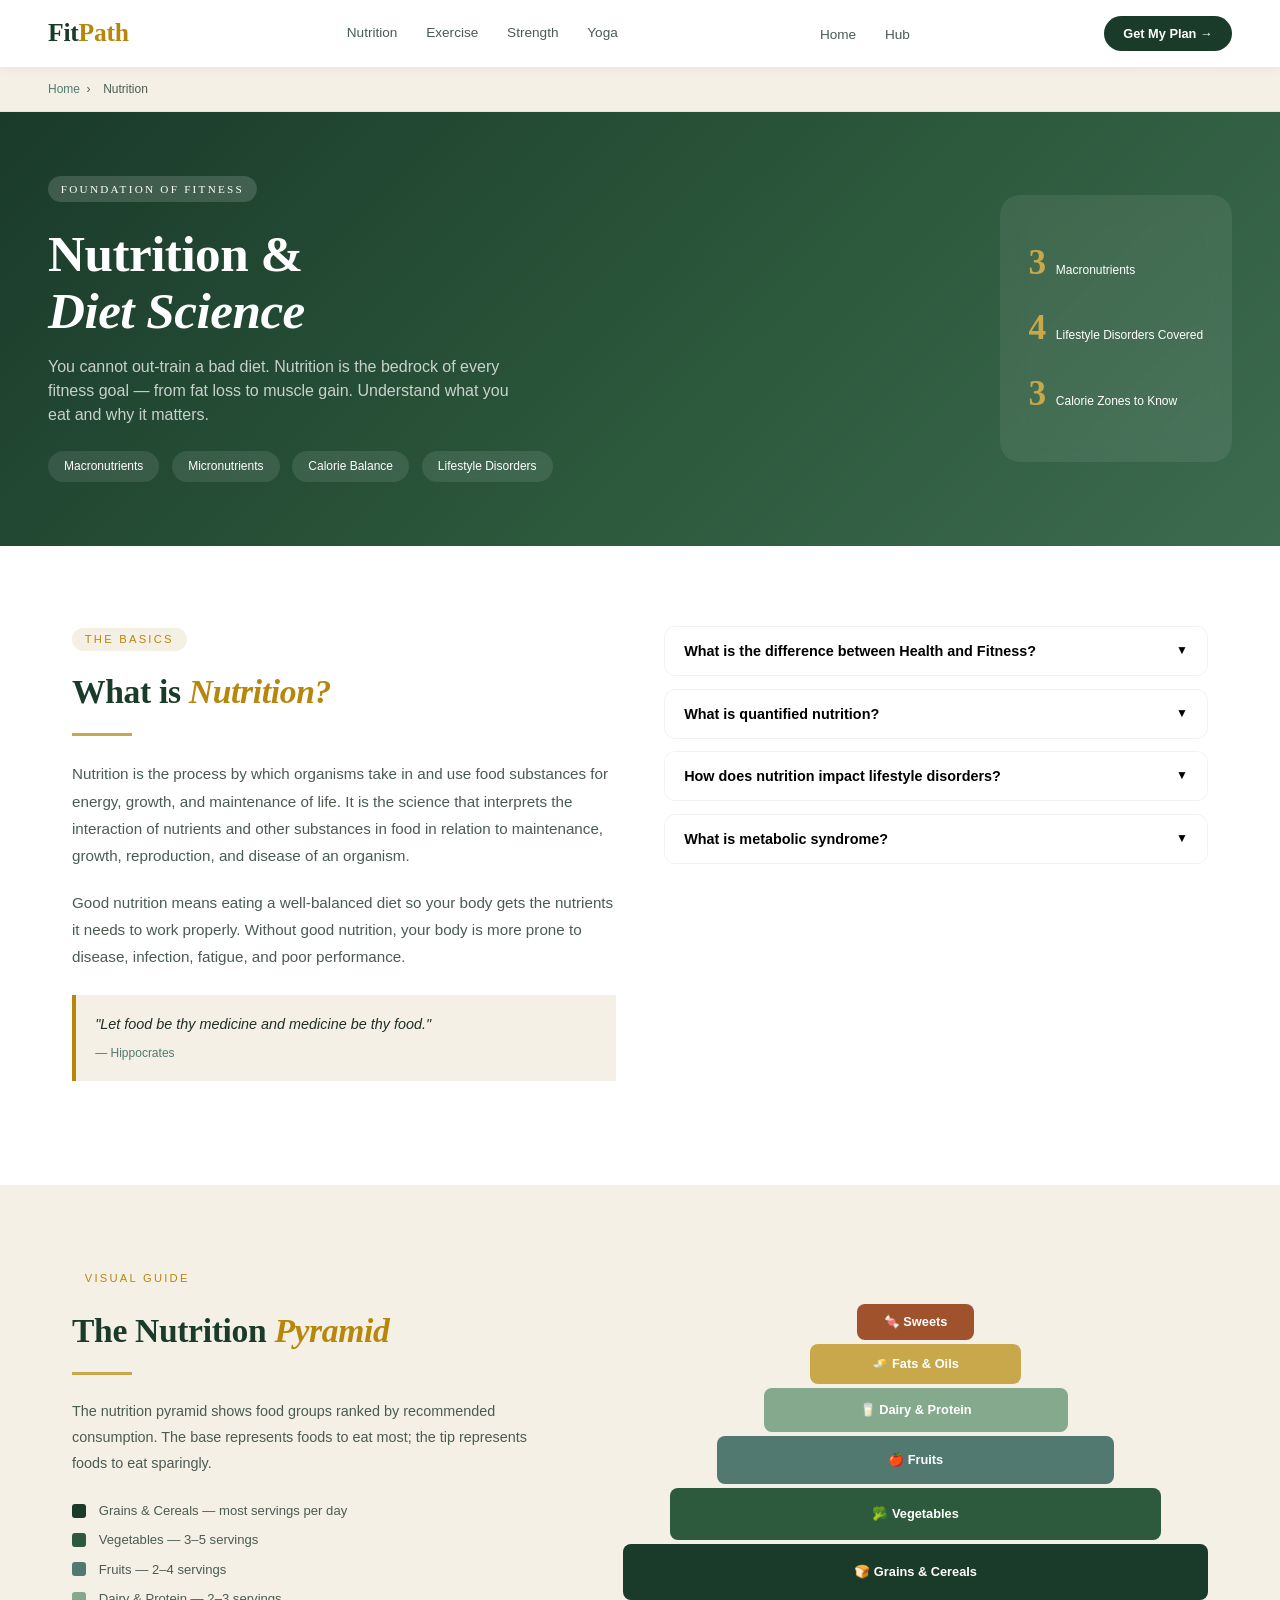
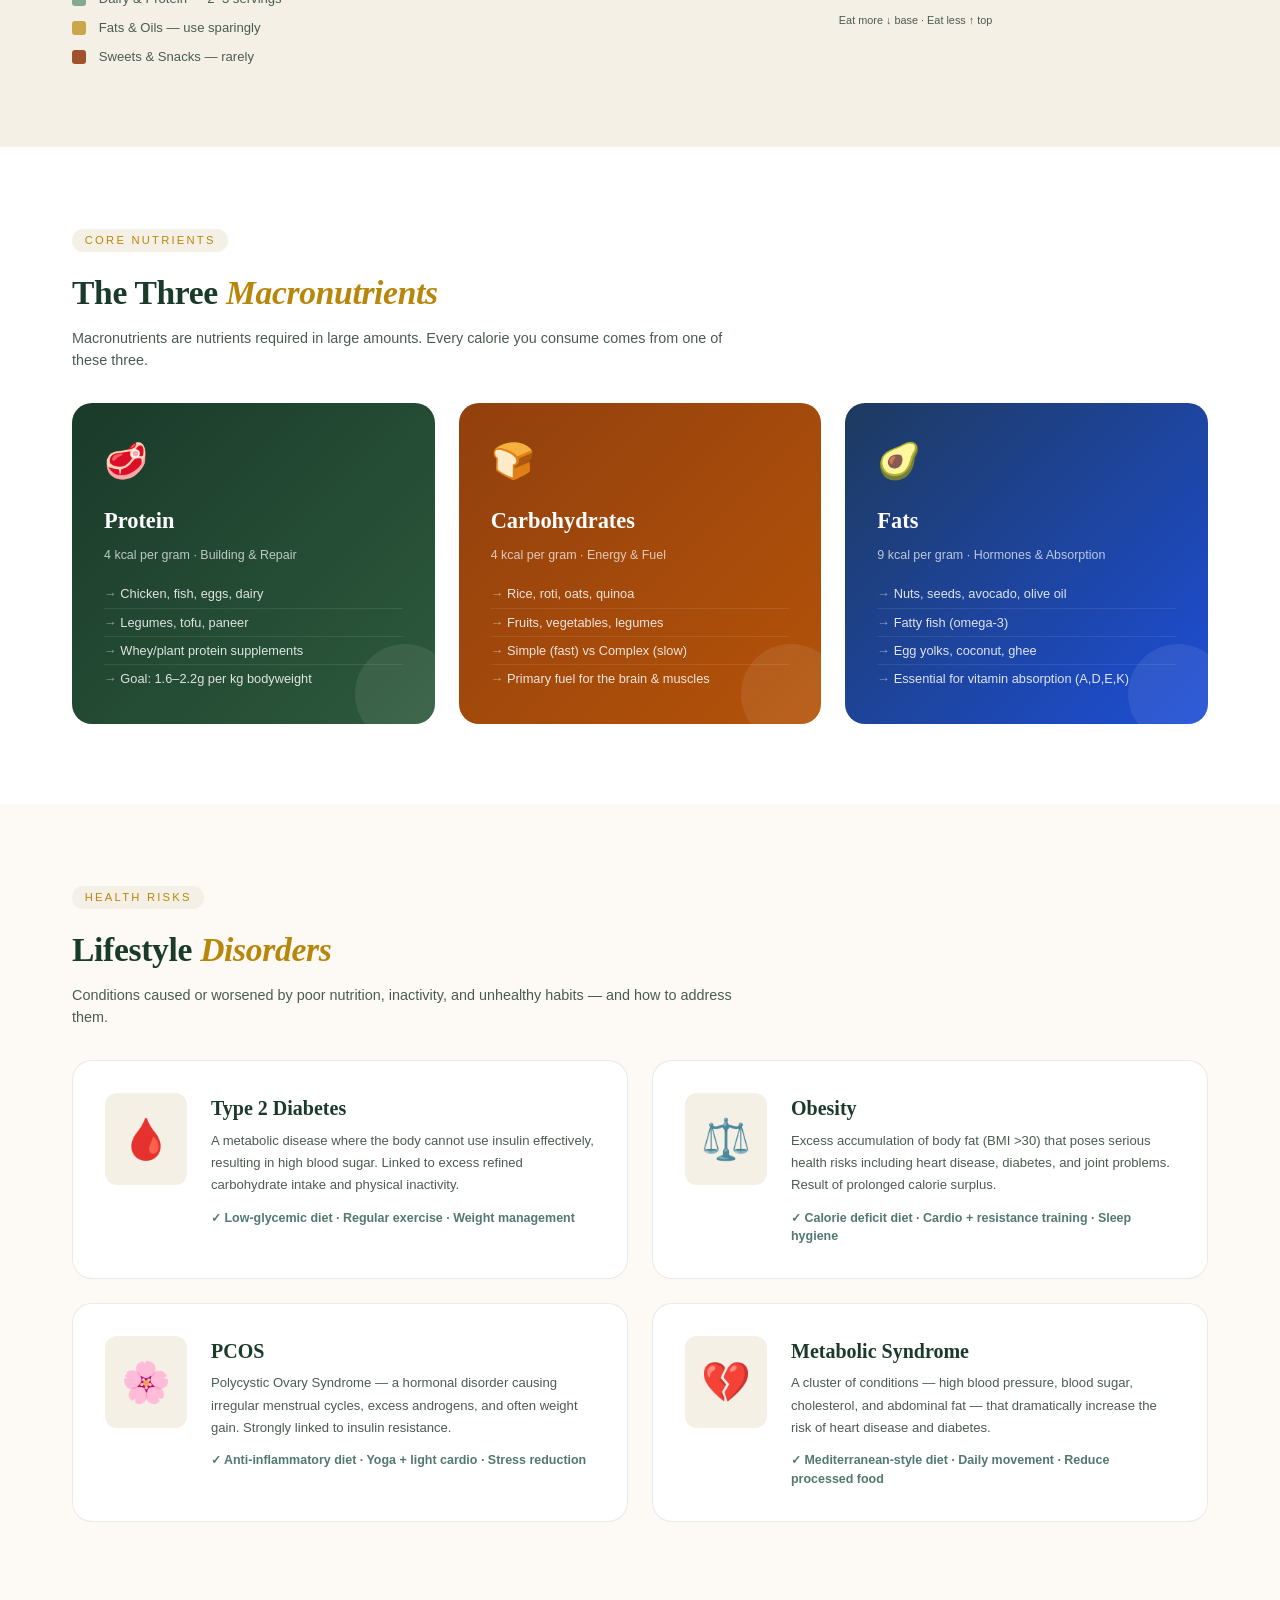
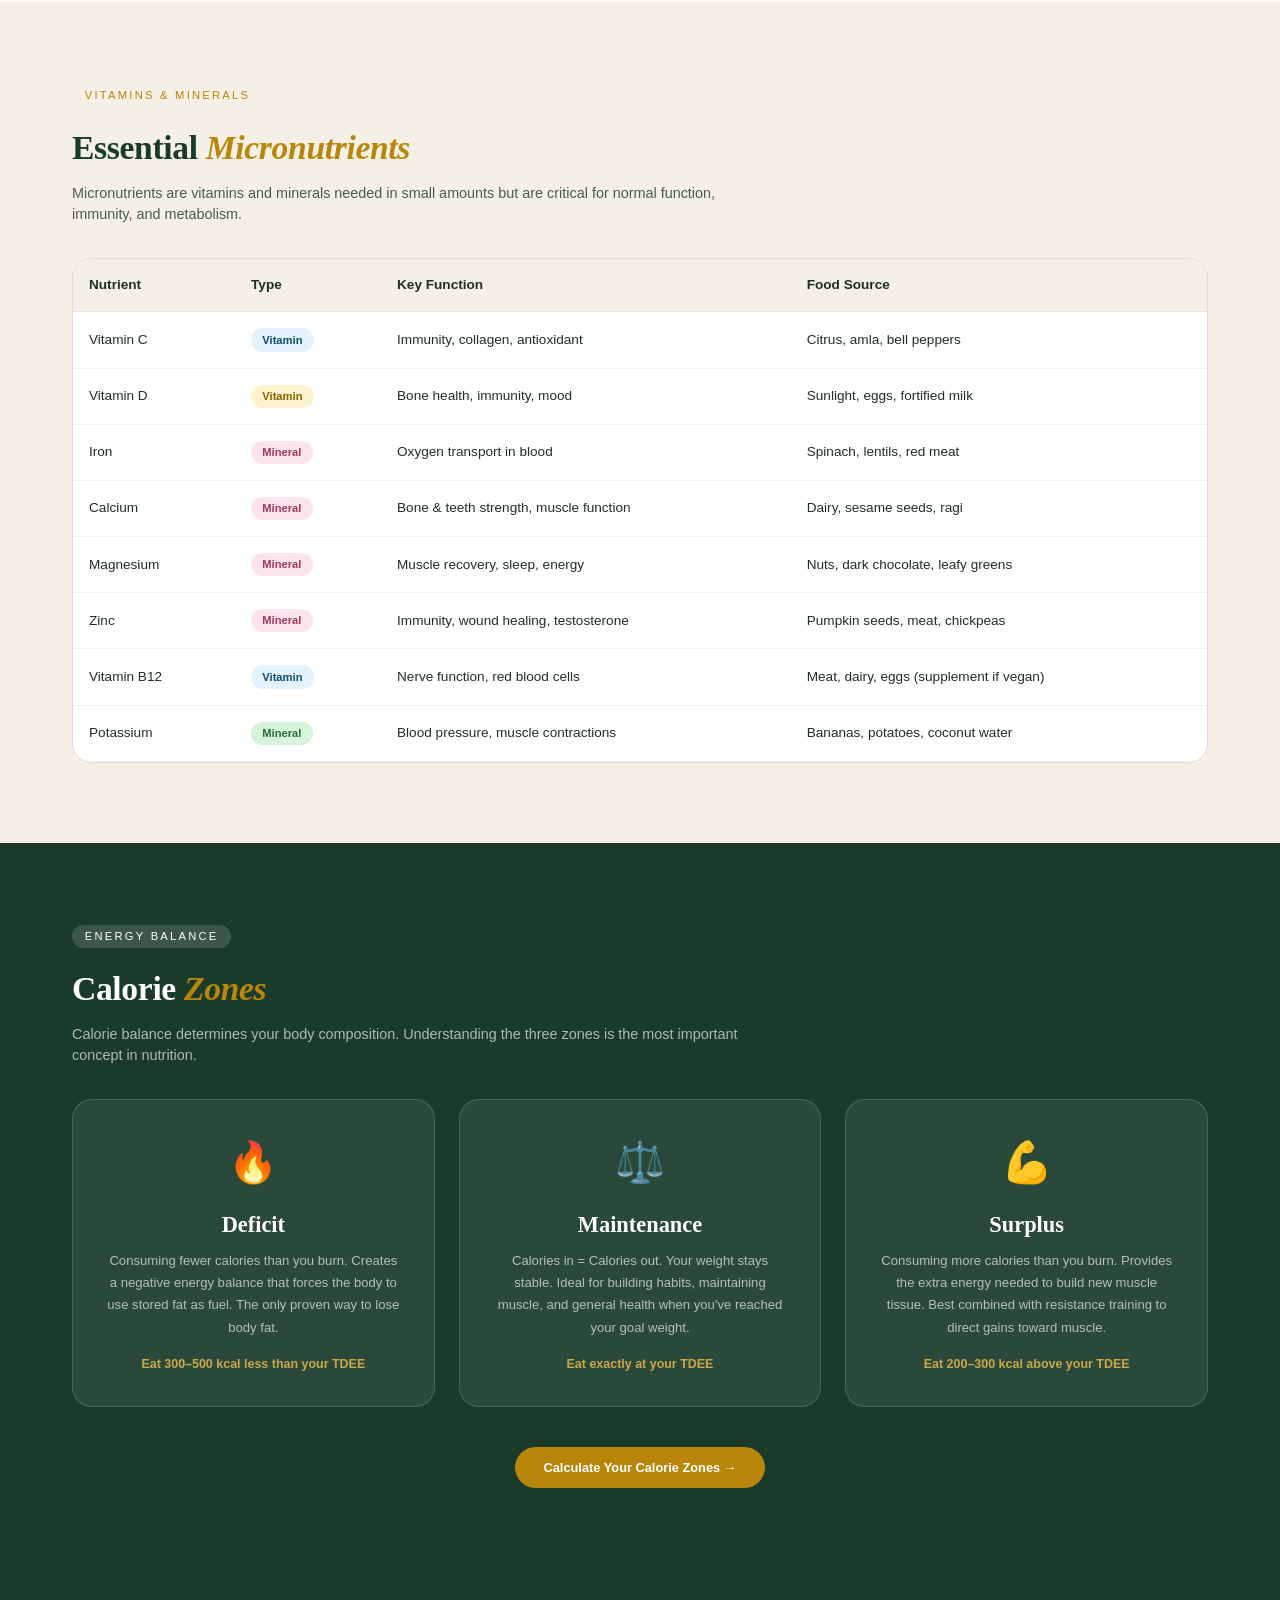
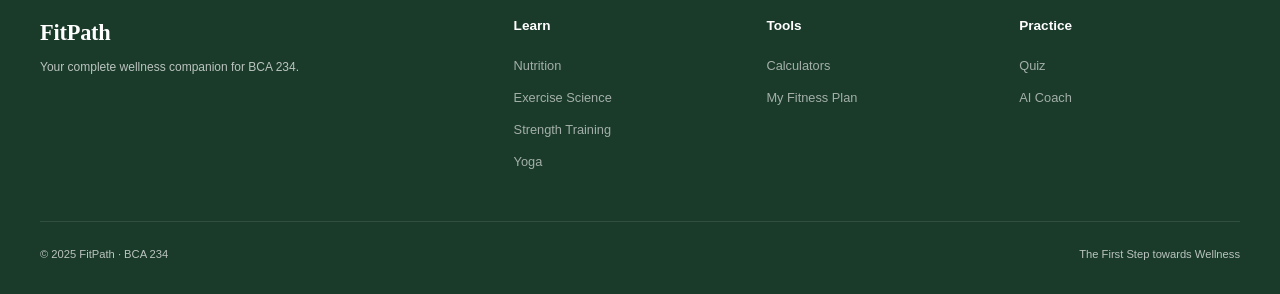
<file: nutrition.html>
<!DOCTYPE html>
<html lang="en">
<head>
<meta charset="UTF-8"><meta name="viewport" content="width=device-width, initial-scale=1.0">
<title>Nutrition — FitPath</title>
<link rel="stylesheet" href="style.css">
<style>
.nutrition-hero{
  padding:0;background:linear-gradient(135deg,#1a3a2a 0%,#2d5a3d 60%,#3d6b50 100%);
}
/* pyramid */
.pyramid-section{background:var(--parchment);}
.pyramid-wrap{display:grid;grid-template-columns:1fr 1.2fr;gap:4rem;align-items:center;}
.pyramid{display:flex;flex-direction:column;align-items:center;gap:4px;padding:2rem 0;}
.p-level{
  display:flex;align-items:center;justify-content:center;
  border-radius:8px;font-size:0.8rem;font-weight:600;color:white;
  transition:all 0.3s;cursor:default;
}
.p-level:hover{filter:brightness(1.1);transform:scale(1.02);}
.p-l1{width:100%;height:56px;background:#1a3a2a;}
.p-l2{width:84%;height:52px;background:#2d5a3d;}
.p-l3{width:68%;height:48px;background:#52796f;}
.p-l4{width:52%;height:44px;background:#84a98c;}
.p-l5{width:36%;height:40px;background:#c9a84c;}
.p-l6{width:20%;height:36px;background:#a0522d;}
.p-label{font-size:0.68rem;margin-top:0.5rem;color:var(--muted);text-align:center;}

/* macro cards */
.macro-section{background:white;}
.macro-grid{display:grid;grid-template-columns:repeat(3,1fr);gap:1.5rem;}
.macro-card{
  border-radius:var(--radius);padding:2rem;color:white;position:relative;overflow:hidden;
}
.macro-card::before{content:'';position:absolute;right:-20px;bottom:-20px;width:100px;height:100px;border-radius:50%;background:rgba(255,255,255,0.08);}
.macro-card.protein{background:linear-gradient(135deg,#1a3a2a,#2d5a3d);}
.macro-card.carbs{background:linear-gradient(135deg,#92400e,#b45309);}
.macro-card.fat{background:linear-gradient(135deg,#1e3a5f,#1d4ed8);}
.macro-icon{font-size:2.2rem;margin-bottom:1rem;}
.macro-title{font-family:'Cormorant Garamond',serif;font-size:1.4rem;font-weight:700;margin-bottom:0.5rem;}
.macro-cal{font-size:0.78rem;opacity:0.7;margin-bottom:1rem;}
.macro-sources{list-style:none;}
.macro-sources li{font-size:0.8rem;opacity:0.85;padding:0.25rem 0;border-bottom:1px solid rgba(255,255,255,0.1);}
.macro-sources li:last-child{border-bottom:none;}
.macro-sources li::before{content:'→ ';opacity:0.6;}

/* disorders */
.disorder-section{background:var(--cream);}
.disorder-grid{display:grid;grid-template-columns:repeat(2,1fr);gap:1.5rem;}
.disorder-card{background:white;border:1px solid rgba(26,58,42,0.1);border-radius:var(--radius);padding:2rem;display:grid;grid-template-columns:auto 1fr;gap:1.5rem;align-items:start;}
.disorder-icon{font-size:2.5rem;padding:1rem;background:var(--parchment);border-radius:var(--radius-sm);text-align:center;}
.disorder-name{font-family:'Cormorant Garamond',serif;font-size:1.25rem;font-weight:700;color:var(--forest);margin-bottom:0.4rem;}
.disorder-def{font-size:0.82rem;color:var(--muted);line-height:1.7;margin-bottom:0.75rem;}
.disorder-tips{font-size:0.78rem;color:var(--sage);font-weight:600;}

/* micro section */
.micro-section{background:var(--parchment);}
.micro-table-wrap{overflow-x:auto;border-radius:var(--radius);border:1px solid rgba(26,58,42,0.1);}

/* calorie zones */
.calzone-section{background:var(--forest);}
.calzone-grid{display:grid;grid-template-columns:repeat(3,1fr);gap:1.5rem;margin-top:2rem;}
.calzone-card{
  background:rgba(255,255,255,0.08);border:1px solid rgba(255,255,255,0.15);
  border-radius:var(--radius);padding:2rem;text-align:center;
}
.calzone-icon{font-size:2.5rem;margin-bottom:1rem;}
.calzone-name{font-family:'Cormorant Garamond',serif;font-size:1.4rem;color:white;font-weight:700;margin-bottom:0.5rem;}
.calzone-def{font-size:0.82rem;color:rgba(255,255,255,0.65);line-height:1.7;margin-bottom:1rem;}
.calzone-example{font-size:0.78rem;color:var(--gold-light);font-weight:600;}

@media(max-width:900px){
  .pyramid-wrap,.macro-grid,.disorder-grid,.calzone-grid{grid-template-columns:1fr;}
}
</style>
</head>
<body>
<nav>
  <a href="index.html" class="nav-logo">Fit<span>Path</span></a>
  
  <!-- LEARNING CONTENT HYPERLINKS -->
  <div class="dynamic-nav-links">
    <a href="nutrition.html"> Nutrition</a>
    <a href="exercise.html"> Exercise</a>
    <a href="strength.html"> Strength</a>
    <a href="yoga.html"> Yoga</a>
  </div>
  
  <ul class="nav-links">
    <li><a href="index.html">Home</a></li>
    <li><a href="hub.html">Hub</a></li>
  </ul>
  <a href="myplan.html" class="nav-cta">Get My Plan →</a>
  <button class="hamburger" id="hamburger"><span></span><span></span><span></span></button>
</nav>
<div class="mobile-menu" id="mobile-menu">
  <a href="index.html">🏠 Home</a>
  <a href="hub.html">🎯 Hub</a>
  <a href="dashboard.html">📊 Progress</a>
  <a href="myplan.html">⚡ My Plan</a>
  <a href="nutrition.html">🥗 Nutrition</a>
  <a href="exercise.html">🏃 Exercise</a>
  <a href="strength.html">💪 Strength</a>
  <a href="yoga.html">🧘 Yoga</a>
  <a href="calculators.html">🧮 Calculators</a>
  <a href="quiz.html">📝 Quiz</a>
  <a href="coach.html">🤖 AI Coach</a>
  <a href="meditation.html">🧘 Meditation</a>
  <a href="timer.html">⏱️ Timer</a>
</div>
<div class="breadcrumb"><div class="breadcrumb-inner"><a href="index.html">Home</a><span>›</span><span>Nutrition</span></div></div>

<!-- HERO -->
<div class="nutrition-hero">
  <div class="page-hero" style="margin-top:0;background:none;">
    <div class="page-hero-inner">
      <div>
        <div class="hero-eyebrow">Foundation of Fitness</div>
        <h1>Nutrition &<br><em>Diet Science</em></h1>
        <p>You cannot out-train a bad diet. Nutrition is the bedrock of every fitness goal — from fat loss to muscle gain. Understand what you eat and why it matters.</p>
        <div class="hero-pill-row">
          <span class="hero-pill">Macronutrients</span><span class="hero-pill">Micronutrients</span>
          <span class="hero-pill">Calorie Balance</span><span class="hero-pill">Lifestyle Disorders</span>
        </div>
      </div>
      <div class="hero-card">
        <div class="hero-card-stat"><span class="stat-num">3</span><span class="stat-label">&nbsp;Macronutrients</span></div>
        <div class="hero-card-stat"><span class="stat-num">4</span><span class="stat-label">&nbsp;Lifestyle Disorders Covered</span></div>
        <div class="hero-card-stat"><span class="stat-num">3</span><span class="stat-label">&nbsp;Calorie Zones to Know</span></div>
      </div>
    </div>
  </div>
</div>

<!-- WHAT IS NUTRITION -->
<section style="background:white;">
  <div class="container">
    <div class="two-col">
      <div>
        <span class="eyebrow">The Basics</span>
        <h2 class="section-title">What is <em>Nutrition?</em></h2>
        <div class="divider"></div>
        <p style="color:var(--muted);line-height:1.8;font-size:0.95rem;margin-bottom:1.2rem;">Nutrition is the process by which organisms take in and use food substances for energy, growth, and maintenance of life. It is the science that interprets the interaction of nutrients and other substances in food in relation to maintenance, growth, reproduction, and disease of an organism.</p>
        <p style="color:var(--muted);line-height:1.8;font-size:0.95rem;margin-bottom:1.5rem;">Good nutrition means eating a well-balanced diet so your body gets the nutrients it needs to work properly. Without good nutrition, your body is more prone to disease, infection, fatigue, and poor performance.</p>
        <div class="quote-block">
          <div class="quote-text">"Let food be thy medicine and medicine be thy food."</div>
          <div class="quote-author">— Hippocrates</div>
        </div>
      </div>
      <div>
        <div class="accordion">
          <div class="accordion-item">
            <button class="accordion-btn">What is the difference between Health and Fitness? <span class="accordion-arrow">▼</span></button>
            <div class="accordion-body"><b>Health</b> is a state of complete physical, mental, and social well-being — not merely the absence of disease. <b>Fitness</b> is the ability to perform physical activity efficiently and effectively. Health is broader; fitness is a component of health. You can be healthy without being an athlete, but fitness significantly improves health outcomes.</div>
          </div>
          <div class="accordion-item">
            <button class="accordion-btn">What is quantified nutrition? <span class="accordion-arrow">▼</span></button>
            <div class="accordion-body">Quantified nutrition means tracking your exact food intake — calories, macros, and sometimes micros — using apps or food diaries. It removes guesswork and helps you stay in a calorie deficit for fat loss, surplus for muscle gain, or maintenance for general health. It's not obsessive; it's informed eating.</div>
          </div>
          <div class="accordion-item">
            <button class="accordion-btn">How does nutrition impact lifestyle disorders? <span class="accordion-arrow">▼</span></button>
            <div class="accordion-body">Diet is a primary driver of lifestyle disorders. Excess refined carbohydrates raise blood sugar and contribute to Type 2 Diabetes. High saturated fat and caloric surplus lead to obesity. Hormonal imbalances worsened by poor nutrition worsen PCOS. A well-structured diet can prevent, manage, and even reverse these conditions.</div>
          </div>
          <div class="accordion-item">
            <button class="accordion-btn">What is metabolic syndrome? <span class="accordion-arrow">▼</span></button>
            <div class="accordion-body">Metabolic syndrome is a cluster of conditions that occur together — increased blood pressure, high blood sugar, excess abdominal fat, and abnormal cholesterol — raising the risk of heart disease, stroke, and Type 2 Diabetes. It affects roughly 25% of the global adult population and is largely preventable through diet and exercise.</div>
          </div>
        </div>
      </div>
    </div>
  </div>
</section>

<!-- FOOD PYRAMID -->
<section class="pyramid-section">
  <div class="container">
    <div class="pyramid-wrap">
      <div>
        <span class="eyebrow">Visual Guide</span>
        <h2 class="section-title">The Nutrition <em>Pyramid</em></h2>
        <div class="divider"></div>
        <p style="color:var(--muted);line-height:1.8;font-size:0.9rem;margin-bottom:1.5rem;">The nutrition pyramid shows food groups ranked by recommended consumption. The base represents foods to eat most; the tip represents foods to eat sparingly.</p>
        <div style="display:flex;flex-direction:column;gap:0.6rem;">
          <div style="display:flex;align-items:center;gap:0.8rem;"><div style="width:14px;height:14px;border-radius:3px;background:#1a3a2a;flex-shrink:0;"></div><span style="font-size:0.82rem;color:var(--muted);">Grains & Cereals — most servings per day</span></div>
          <div style="display:flex;align-items:center;gap:0.8rem;"><div style="width:14px;height:14px;border-radius:3px;background:#2d5a3d;flex-shrink:0;"></div><span style="font-size:0.82rem;color:var(--muted);">Vegetables — 3–5 servings</span></div>
          <div style="display:flex;align-items:center;gap:0.8rem;"><div style="width:14px;height:14px;border-radius:3px;background:#52796f;flex-shrink:0;"></div><span style="font-size:0.82rem;color:var(--muted);">Fruits — 2–4 servings</span></div>
          <div style="display:flex;align-items:center;gap:0.8rem;"><div style="width:14px;height:14px;border-radius:3px;background:#84a98c;flex-shrink:0;"></div><span style="font-size:0.82rem;color:var(--muted);">Dairy & Protein — 2–3 servings</span></div>
          <div style="display:flex;align-items:center;gap:0.8rem;"><div style="width:14px;height:14px;border-radius:3px;background:#c9a84c;flex-shrink:0;"></div><span style="font-size:0.82rem;color:var(--muted);">Fats & Oils — use sparingly</span></div>
          <div style="display:flex;align-items:center;gap:0.8rem;"><div style="width:14px;height:14px;border-radius:3px;background:#a0522d;flex-shrink:0;"></div><span style="font-size:0.82rem;color:var(--muted);">Sweets & Snacks — rarely</span></div>
        </div>
      </div>
      <div>
        <div class="pyramid">
          <div class="p-level p-l6">🍬 Sweets</div>
          <div class="p-level p-l5">🧈 Fats & Oils</div>
          <div class="p-level p-l4">🥛 Dairy & Protein</div>
          <div class="p-level p-l3">🍎 Fruits</div>
          <div class="p-level p-l2">🥦 Vegetables</div>
          <div class="p-level p-l1">🍞 Grains & Cereals</div>
          <div class="p-label">Eat more ↓ base · Eat less ↑ top</div>
        </div>
      </div>
    </div>
  </div>
</section>

<!-- MACRONUTRIENTS -->
<section class="macro-section">
  <div class="container">
    <div class="section-header">
      <span class="eyebrow">Core Nutrients</span>
      <h2 class="section-title">The Three <em>Macronutrients</em></h2>
      <p class="section-sub">Macronutrients are nutrients required in large amounts. Every calorie you consume comes from one of these three.</p>
    </div>
    <div class="macro-grid">
      <div class="macro-card protein">
        <div class="macro-icon">🥩</div>
        <div class="macro-title">Protein</div>
        <div class="macro-cal">4 kcal per gram · Building & Repair</div>
        <ul class="macro-sources">
          <li>Chicken, fish, eggs, dairy</li>
          <li>Legumes, tofu, paneer</li>
          <li>Whey/plant protein supplements</li>
          <li>Goal: 1.6–2.2g per kg bodyweight</li>
        </ul>
      </div>
      <div class="macro-card carbs">
        <div class="macro-icon">🍞</div>
        <div class="macro-title">Carbohydrates</div>
        <div class="macro-cal">4 kcal per gram · Energy & Fuel</div>
        <ul class="macro-sources">
          <li>Rice, roti, oats, quinoa</li>
          <li>Fruits, vegetables, legumes</li>
          <li>Simple (fast) vs Complex (slow)</li>
          <li>Primary fuel for the brain & muscles</li>
        </ul>
      </div>
      <div class="macro-card fat">
        <div class="macro-icon">🥑</div>
        <div class="macro-title">Fats</div>
        <div class="macro-cal">9 kcal per gram · Hormones & Absorption</div>
        <ul class="macro-sources">
          <li>Nuts, seeds, avocado, olive oil</li>
          <li>Fatty fish (omega-3)</li>
          <li>Egg yolks, coconut, ghee</li>
          <li>Essential for vitamin absorption (A,D,E,K)</li>
        </ul>
      </div>
    </div>
  </div>
</section>

<!-- LIFESTYLE DISORDERS -->
<section class="disorder-section">
  <div class="container">
    <div class="section-header">
      <span class="eyebrow">Health Risks</span>
      <h2 class="section-title">Lifestyle <em>Disorders</em></h2>
      <p class="section-sub">Conditions caused or worsened by poor nutrition, inactivity, and unhealthy habits — and how to address them.</p>
    </div>
    <div class="disorder-grid">
      <div class="disorder-card">
        <div class="disorder-icon">🩸</div>
        <div><div class="disorder-name">Type 2 Diabetes</div><div class="disorder-def">A metabolic disease where the body cannot use insulin effectively, resulting in high blood sugar. Linked to excess refined carbohydrate intake and physical inactivity.</div><div class="disorder-tips">✓ Low-glycemic diet · Regular exercise · Weight management</div></div>
      </div>
      <div class="disorder-card">
        <div class="disorder-icon">⚖️</div>
        <div><div class="disorder-name">Obesity</div><div class="disorder-def">Excess accumulation of body fat (BMI &gt;30) that poses serious health risks including heart disease, diabetes, and joint problems. Result of prolonged calorie surplus.</div><div class="disorder-tips">✓ Calorie deficit diet · Cardio + resistance training · Sleep hygiene</div></div>
      </div>
      <div class="disorder-card">
        <div class="disorder-icon">🌸</div>
        <div><div class="disorder-name">PCOS</div><div class="disorder-def">Polycystic Ovary Syndrome — a hormonal disorder causing irregular menstrual cycles, excess androgens, and often weight gain. Strongly linked to insulin resistance.</div><div class="disorder-tips">✓ Anti-inflammatory diet · Yoga + light cardio · Stress reduction</div></div>
      </div>
      <div class="disorder-card">
        <div class="disorder-icon">💔</div>
        <div><div class="disorder-name">Metabolic Syndrome</div><div class="disorder-def">A cluster of conditions — high blood pressure, blood sugar, cholesterol, and abdominal fat — that dramatically increase the risk of heart disease and diabetes.</div><div class="disorder-tips">✓ Mediterranean-style diet · Daily movement · Reduce processed food</div></div>
      </div>
    </div>
  </div>
</section>

<!-- MICRONUTRIENTS -->
<section class="micro-section">
  <div class="container">
    <div class="section-header">
      <span class="eyebrow">Vitamins & Minerals</span>
      <h2 class="section-title">Essential <em>Micronutrients</em></h2>
      <p class="section-sub">Micronutrients are vitamins and minerals needed in small amounts but are critical for normal function, immunity, and metabolism.</p>
    </div>
    <div class="micro-table-wrap">
      <table class="data-table">
        <thead><tr><th>Nutrient</th><th>Type</th><th>Key Function</th><th>Food Source</th></tr></thead>
        <tbody>
          <tr><td>Vitamin C</td><td><span class="pill pill-blue">Vitamin</span></td><td>Immunity, collagen, antioxidant</td><td>Citrus, amla, bell peppers</td></tr>
          <tr><td>Vitamin D</td><td><span class="pill pill-gold">Vitamin</span></td><td>Bone health, immunity, mood</td><td>Sunlight, eggs, fortified milk</td></tr>
          <tr><td>Iron</td><td><span class="pill pill-pink">Mineral</span></td><td>Oxygen transport in blood</td><td>Spinach, lentils, red meat</td></tr>
          <tr><td>Calcium</td><td><span class="pill pill-pink">Mineral</span></td><td>Bone & teeth strength, muscle function</td><td>Dairy, sesame seeds, ragi</td></tr>
          <tr><td>Magnesium</td><td><span class="pill pill-pink">Mineral</span></td><td>Muscle recovery, sleep, energy</td><td>Nuts, dark chocolate, leafy greens</td></tr>
          <tr><td>Zinc</td><td><span class="pill pill-pink">Mineral</span></td><td>Immunity, wound healing, testosterone</td><td>Pumpkin seeds, meat, chickpeas</td></tr>
          <tr><td>Vitamin B12</td><td><span class="pill pill-blue">Vitamin</span></td><td>Nerve function, red blood cells</td><td>Meat, dairy, eggs (supplement if vegan)</td></tr>
          <tr><td>Potassium</td><td><span class="pill pill-green">Mineral</span></td><td>Blood pressure, muscle contractions</td><td>Bananas, potatoes, coconut water</td></tr>
        </tbody>
      </table>
    </div>
  </div>
</section>

<!-- CALORIE ZONES -->
<section class="calzone-section">
  <div class="container">
    <div class="section-header">
      <span class="eyebrow" style="background:rgba(255,255,255,0.15);color:white;">Energy Balance</span>
      <h2 class="section-title" style="color:white;">Calorie <em>Zones</em></h2>
      <p class="section-sub" style="color:rgba(255,255,255,0.65);">Calorie balance determines your body composition. Understanding the three zones is the most important concept in nutrition.</p>
    </div>
    <div class="calzone-grid">
      <div class="calzone-card"><div class="calzone-icon">🔥</div><div class="calzone-name">Deficit</div><div class="calzone-def">Consuming fewer calories than you burn. Creates a negative energy balance that forces the body to use stored fat as fuel. The only proven way to lose body fat.</div><div class="calzone-example">Eat 300–500 kcal less than your TDEE</div></div>
      <div class="calzone-card"><div class="calzone-icon">⚖️</div><div class="calzone-name">Maintenance</div><div class="calzone-def">Calories in = Calories out. Your weight stays stable. Ideal for building habits, maintaining muscle, and general health when you've reached your goal weight.</div><div class="calzone-example">Eat exactly at your TDEE</div></div>
      <div class="calzone-card"><div class="calzone-icon">💪</div><div class="calzone-name">Surplus</div><div class="calzone-def">Consuming more calories than you burn. Provides the extra energy needed to build new muscle tissue. Best combined with resistance training to direct gains toward muscle.</div><div class="calzone-example">Eat 200–300 kcal above your TDEE</div></div>
    </div>
    <div style="text-align:center;margin-top:2.5rem;">
      <a href="calculators.html" class="btn btn-gold">Calculate Your Calorie Zones →</a>
    </div>
  </div>
</section>

<footer>
  <div class="footer-inner">
    <div class="footer-top">
      <div><div class="footer-logo">FitPath</div><div class="footer-tagline">Your complete wellness companion for BCA 234.</div></div>
      <div><div class="footer-col-title">Learn</div><ul class="footer-links-list"><li><a href="nutrition.html">Nutrition</a></li><li><a href="exercise.html">Exercise Science</a></li><li><a href="strength.html">Strength Training</a></li><li><a href="yoga.html">Yoga</a></li></ul></div>
      <div><div class="footer-col-title">Tools</div><ul class="footer-links-list"><li><a href="calculators.html">Calculators</a></li><li><a href="myplan.html">My Fitness Plan</a></li></ul></div>
      <div><div class="footer-col-title">Practice</div><ul class="footer-links-list"><li><a href="quiz.html">Quiz</a></li><li><a href="coach.html">AI Coach</a></li></ul></div>
    </div>
        <div class="footer-bottom"><p>© 2025 FitPath · BCA 234</p> <p>The First Step towards Wellness</p></div>

  </div>
</footer>
<script src="shared.js"></script>
</body>
</html>
</file>
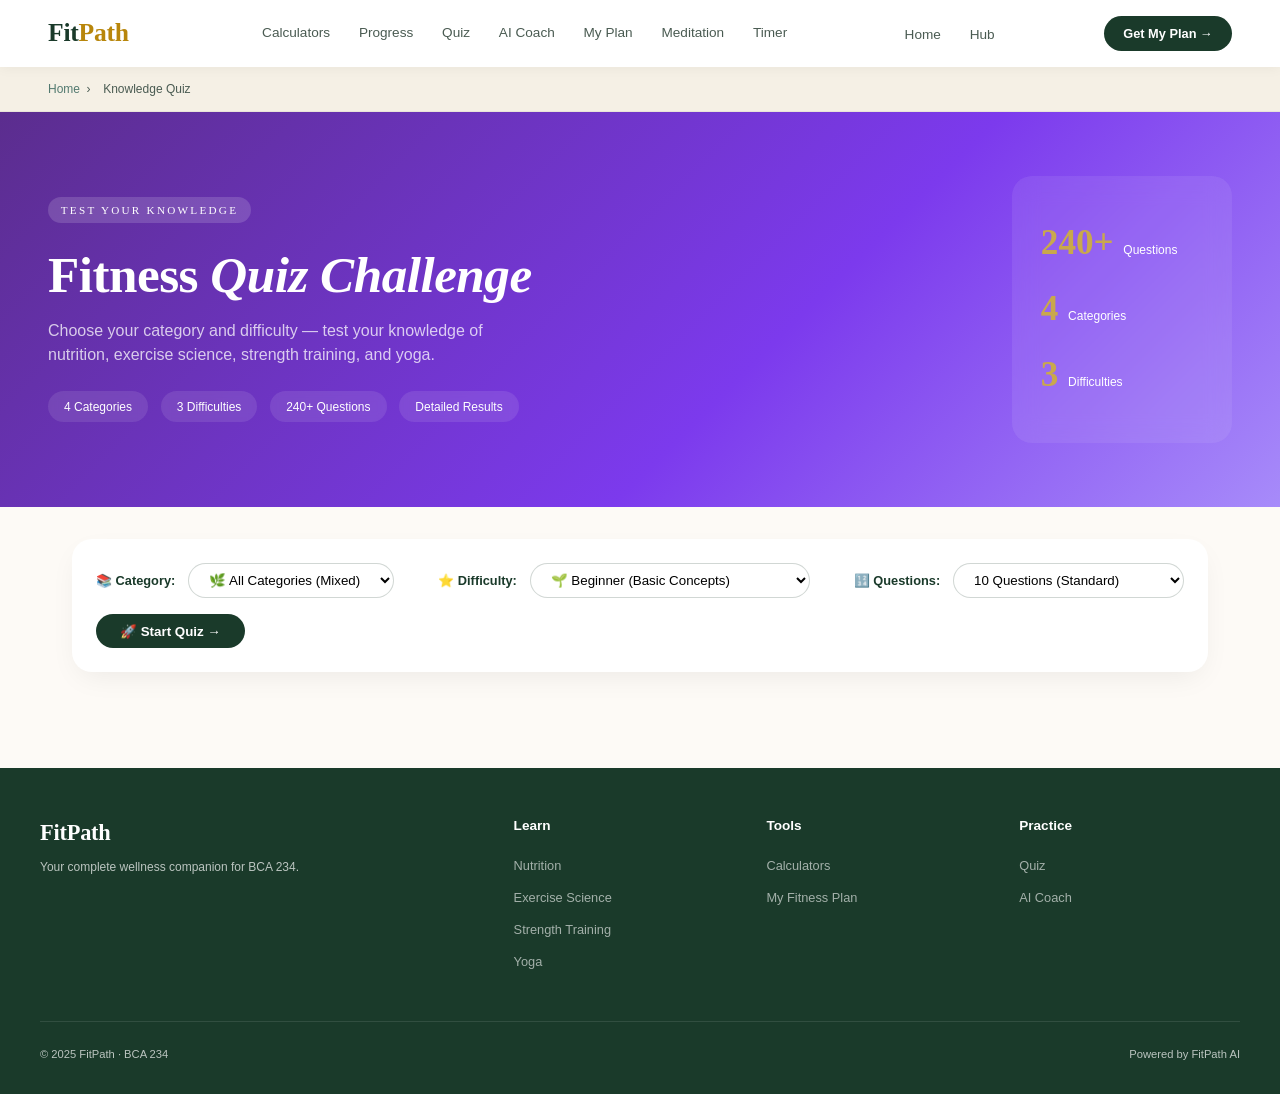
<file: quiz.html>
<!DOCTYPE html>
<html lang="en">
<head>
<meta charset="UTF-8"><meta name="viewport" content="width=device-width,initial-scale=1.0">
<title>Quiz — FitPath Knowledge Challenge</title>
<link rel="stylesheet" href="style.css">
<style>
.quiz-hero{background:linear-gradient(135deg,#5b2d8e 0%,#7c3aed 60%,#a78bfa 100%);}
.quiz-setup{background:white;border-radius:var(--radius);padding:1.5rem;margin-bottom:2rem;box-shadow:var(--shadow);display:flex;flex-wrap:wrap;gap:1rem;align-items:center;justify-content:space-between;}
.setup-group{display:flex;align-items:center;gap:0.8rem;flex-wrap:wrap;}
.setup-label{font-weight:600;font-size:0.8rem;color:var(--forest);}
.setup-select{padding:0.5rem 1rem;border-radius:40px;border:1px solid rgba(26,58,42,0.2);background:white;font-family:inherit;cursor:pointer;}
.start-btn{background:var(--forest);color:white;border:none;padding:0.6rem 1.5rem;border-radius:40px;font-weight:600;cursor:pointer;transition:0.2s;}
.start-btn:hover{background:#0f2a1e;transform:scale(0.98);}
.quiz-container{max-width:900px;margin:0 auto;display:none;}
.progress-area{background:white;border-radius:var(--radius);padding:1rem;margin-bottom:1.5rem;box-shadow:var(--shadow);}
.progress-bar-bg{background:#e0e0e0;border-radius:30px;height:10px;overflow:hidden;}
.progress-bar-fill{background:var(--gold);height:100%;width:0%;transition:width 0.3s ease;border-radius:30px;}
.progress-stats{display:flex;justify-content:space-between;margin-top:0.5rem;font-size:0.75rem;color:var(--muted);}
.question-card{background:white;border-radius:var(--radius);padding:2rem;margin-bottom:1.5rem;box-shadow:var(--shadow);}
.question-category{display:inline-block;background:var(--parchment);padding:0.2rem 0.8rem;border-radius:40px;font-size:0.65rem;font-weight:600;color:var(--sage);margin-bottom:1rem;}
.question-difficulty{display:inline-block;background:#e8f5e9;padding:0.2rem 0.8rem;border-radius:40px;font-size:0.65rem;font-weight:600;color:#256f3b;margin-left:0.5rem;}
.question-text{font-family:'Cormorant Garamond',serif;font-size:1.3rem;color:var(--forest);font-weight:700;margin-bottom:1.2rem;line-height:1.4;}
.options{display:flex;flex-direction:column;gap:0.8rem;}
.option{display:flex;align-items:center;gap:1rem;padding:0.8rem 1rem;border:1px solid rgba(26,58,42,0.15);border-radius:var(--radius-sm);cursor:pointer;transition:all 0.2s;}
.option:hover{background:var(--parchment);border-color:var(--gold);}
.option.selected{background:var(--mint);border-color:var(--forest);color:white;}
.option.selected .option-letter{background:white;color:var(--forest);}
.option-letter{font-weight:700;width:28px;height:28px;display:flex;align-items:center;justify-content:center;border-radius:50%;background:var(--parchment);}
.option-text{font-size:0.9rem;}
.nav-buttons{display:flex;justify-content:space-between;margin-top:1.5rem;}
.nav-btn{background:var(--parchment);border:none;padding:0.7rem 1.5rem;border-radius:40px;font-weight:600;cursor:pointer;transition:0.2s;}
.nav-btn:hover{background:var(--mint);color:white;}
.submit-btn{background:var(--forest);color:white;border:none;padding:1rem 2rem;border-radius:50px;font-weight:700;font-size:1rem;cursor:pointer;width:100%;margin-top:1rem;}
.result-box{background:white;border-radius:var(--radius);padding:2rem;margin-top:2rem;text-align:center;box-shadow:var(--shadow-lg);display:none;}
.score-circle{width:150px;height:150px;border-radius:50%;background:var(--parchment);margin:0 auto 1.5rem;display:flex;align-items:center;justify-content:center;flex-direction:column;}
.score-num{font-size:3rem;font-weight:700;color:var(--gold);}
.score-max{font-size:1rem;color:var(--muted);}
.score-percent{font-size:1.2rem;font-weight:600;}
.result-message{font-size:1rem;margin:1rem 0;padding:1rem;border-radius:var(--radius-sm);}
.result-message.excellent{background:#e8f5e9;color:#2e7d32;}
.result-message.good{background:#e3f2fd;color:#1565c0;}
.result-message.average{background:#fff3e0;color:#e65100;}
.result-message.poor{background:#ffebee;color:#c62828;}
.review-section{text-align:left;margin-top:2rem;border-top:2px solid var(--parchment);padding-top:1.5rem;}
.review-question{margin-bottom:1rem;padding:1rem;background:var(--cream);border-radius:var(--radius-sm);}
.review-question.correct{background:#e8f5e9;border-left:4px solid #4caf50;}
.review-question.incorrect{background:#ffebee;border-left:4px solid #f44336;}
.review-question-text{font-weight:600;margin-bottom:0.3rem;}
.review-answer{font-size:0.8rem;margin-top:0.3rem;}
.review-correct{color:#4caf50;}
.review-wrong{color:#f44336;}
.retake-btn{background:var(--forest);color:white;border:none;padding:0.8rem 2rem;border-radius:40px;cursor:pointer;margin-top:1rem;margin-right:0.5rem;font-weight:600;}
.share-btn{background:var(--gold);color:white;border:none;padding:0.8rem 2rem;border-radius:40px;cursor:pointer;margin-top:1rem;font-weight:600;}
@media(max-width:700px){
  .quiz-setup{flex-direction:column;align-items:stretch;}
  .setup-group{justify-content:space-between;}
  .question-text{font-size:1.1rem;}
}
</style>
</head>
<body>
<nav>
  <a href="index.html" class="nav-logo">Fit<span>Path</span></a>
  
  <!-- TOOLS HYPERLINKS -->
  <div class="dynamic-nav-links">
    <a href="calculators.html"> Calculators</a>
    <a href="dashboard.html"> Progress</a>
    <a href="quiz.html"> Quiz</a>
    <a href="coach.html"> AI Coach</a>
    <a href="myplan.html"> My Plan</a>
    <a href="meditation.html"> Meditation</a>
    <a href="timer.html"> Timer</a>
  </div>
  
  <ul class="nav-links">
    <li><a href="index.html">Home</a></li>
    <li><a href="hub.html">Hub</a></li>
  </ul>
  <a href="myplan.html" class="nav-cta">Get My Plan →</a>
  <button class="hamburger" id="hamburger"><span></span><span></span><span></span></button>
</nav>
<div class="mobile-menu" id="mobile-menu">
  <a href="index.html">🏠 Home</a>
  <a href="hub.html">🎯 Hub</a>
  <a href="dashboard.html">📊 Progress</a>
  <a href="myplan.html">⚡ My Plan</a>
  <a href="nutrition.html">🥗 Nutrition</a>
  <a href="exercise.html">🏃 Exercise</a>
  <a href="strength.html">💪 Strength</a>
  <a href="yoga.html">🧘 Yoga</a>
  <a href="calculators.html">🧮 Calculators</a>
  <a href="quiz.html">📝 Quiz</a>
  <a href="coach.html">🤖 AI Coach</a>
  <a href="meditation.html">🧘 Meditation</a>
  <a href="timer.html">⏱️ Timer</a>
</div>
<div class="breadcrumb"><div class="breadcrumb-inner"><a href="index.html">Home</a><span>›</span><span>Knowledge Quiz</span></div></div>

<div class="quiz-hero">
  <div class="page-hero" style="margin-top:0;background:none;">
    <div class="page-hero-inner">
      <div>
        <div class="hero-eyebrow">Test Your Knowledge</div>
        <h1>Fitness <em>Quiz Challenge</em></h1>
        <p>Choose your category and difficulty — test your knowledge of nutrition, exercise science, strength training, and yoga.</p>
        <div class="hero-pill-row">
          <span class="hero-pill">4 Categories</span><span class="hero-pill">3 Difficulties</span><span class="hero-pill">240+ Questions</span><span class="hero-pill">Detailed Results</span>
        </div>
      </div>
      <div class="hero-card">
        <div class="hero-card-stat"><span class="stat-num">240+</span><span class="stat-label">&nbsp;Questions</span></div>
        <div class="hero-card-stat"><span class="stat-num">4</span><span class="stat-label">&nbsp;Categories</span></div>
        <div class="hero-card-stat"><span class="stat-num">3</span><span class="stat-label">&nbsp;Difficulties</span></div>
      </div>
    </div>
  </div>
</div>

<section style="background:var(--cream);padding:2rem 0 4rem;">
  <div class="container">
    <!-- Quiz Setup Panel -->
    <div class="quiz-setup" id="setupPanel">
      <div class="setup-group">
        <span class="setup-label">📚 Category:</span>
        <select id="categorySelect" class="setup-select">
          <option value="all">🌿 All Categories (Mixed)</option>
          <option value="nutrition">🥗 Nutrition & Diet</option>
          <option value="exercise">🏃 Exercise Science</option>
          <option value="strength">💪 Strength Training</option>
          <option value="yoga">🧘 Yoga & Wellness</option>
        </select>
      </div>
      <div class="setup-group">
        <span class="setup-label">⭐ Difficulty:</span>
        <select id="difficultySelect" class="setup-select">
          <option value="beginner">🌱 Beginner (Basic Concepts)</option>
          <option value="intermediate">📘 Intermediate (Detailed Knowledge)</option>
          <option value="advanced">🎓 Advanced (Expert Level)</option>
        </select>
      </div>
      <div class="setup-group">
        <span class="setup-label">🔢 Questions:</span>
        <select id="questionCountSelect" class="setup-select">
          <option value="5">5 Questions (Quick Quiz)</option>
          <option value="10" selected>10 Questions (Standard)</option>
          <option value="15">15 Questions (Deep Dive)</option>
          <option value="20">20 Questions (Full Challenge)</option>
        </select>
      </div>
      <button class="start-btn" onclick="startQuiz()">🚀 Start Quiz →</button>
    </div>

    <!-- Quiz Container -->
    <div id="quizContainer" class="quiz-container"></div>

    <!-- Results Container -->
    <div id="resultBox" class="result-box"></div>
  </div>
</section>

<footer>
  <div class="footer-inner">
    <div class="footer-top">
      <div><div class="footer-logo">FitPath</div><div class="footer-tagline">Your complete wellness companion for BCA 234.</div></div>
      <div><div class="footer-col-title">Learn</div><ul class="footer-links-list"><li><a href="nutrition.html">Nutrition</a></li><li><a href="exercise.html">Exercise Science</a></li><li><a href="strength.html">Strength Training</a></li><li><a href="yoga.html">Yoga</a></li></ul></div>
      <div><div class="footer-col-title">Tools</div><ul class="footer-links-list"><li><a href="calculators.html">Calculators</a></li><li><a href="myplan.html">My Fitness Plan</a></li></ul></div>
      <div><div class="footer-col-title">Practice</div><ul class="footer-links-list"><li><a href="quiz.html">Quiz</a></li><li><a href="coach.html">AI Coach</a></li></ul></div>
    </div>
    <div class="footer-bottom"><p>© 2025 FitPath · BCA 234</p><p>Powered by FitPath AI</p></div>
  </div>
</footer>
<script src="shared.js"></script>
<script>
// ============================================
// COMPREHENSIVE QUESTION BANK
// 20 Questions per Category per Difficulty
// Total: 4 categories × 3 difficulties × 20 = 240+ questions
// ============================================

const questionBank = {
  // ==================== NUTRITION ====================
  nutrition: {
    beginner: [
      {text: "Which macronutrient provides 4 calories per gram and serves as the body's primary energy source?", options: ["Protein", "Carbohydrates", "Fats", "Fiber"], correct: 1, explanation: "Carbohydrates are the body's preferred energy source, providing 4 calories per gram."},
      {text: "What is the recommended daily water intake for an average adult?", options: ["1-2 glasses", "3-4 glasses", "8-10 glasses", "15-20 glasses"], correct: 2, explanation: "8-10 glasses (about 2-3 liters) of water daily is recommended."},
      {text: "Which of these is a complete protein source?", options: ["Rice", "Lentils", "Eggs", "Wheat"], correct: 2, explanation: "Eggs contain all 9 essential amino acids."},
      {text: "What does BMI stand for?", options: ["Body Mass Indicator", "Body Measurement Index", "Body Mass Index", "Basic Metabolic Index"], correct: 2, explanation: "BMI = weight(kg) ÷ height(m)²."},
      {text: "Which vitamin is produced by sunlight exposure?", options: ["Vitamin A", "Vitamin C", "Vitamin D", "Vitamin B12"], correct: 2, explanation: "Vitamin D is synthesized when skin is exposed to sunlight."},
      {text: "How many calories per gram does fat provide?", options: ["4", "7", "9", "12"], correct: 2, explanation: "Fat provides 9 calories per gram."},
      {text: "Which food is richest in vitamin C?", options: ["Apple", "Orange", "Banana", "Rice"], correct: 1, explanation: "Oranges and citrus fruits are rich in Vitamin C."},
      {text: "What is the main function of carbohydrates?", options: ["Build muscle", "Provide energy", "Store vitamins", "Regulate hormones"], correct: 1, explanation: "Carbohydrates are the body's primary energy source."},
      {text: "Which mineral is important for bone health?", options: ["Iron", "Zinc", "Calcium", "Sodium"], correct: 2, explanation: "Calcium is essential for strong bones and teeth."},
      {text: "What is a calorie?", options: ["A nutrient", "A unit of energy", "A type of vitamin", "A protein"], correct: 1, explanation: "A calorie is a unit of measurement for energy."},
      {text: "Which is a healthy source of unsaturated fats?", options: ["Butter", "Coconut oil", "Avocado", "Ghee"], correct: 2, explanation: "Avocados contain heart-healthy monounsaturated fats."},
      {text: "What is dietary fiber good for?", options: ["Muscle growth", "Digestion", "Energy", "Bone health"], correct: 1, explanation: "Fiber aids digestion and promotes gut health."},
      {text: "Which of these is a micronutrient?", options: ["Protein", "Carbohydrates", "Vitamin C", "Fat"], correct: 2, explanation: "Vitamins and minerals are micronutrients."},
      {text: "What is the main source of energy for the brain?", options: ["Fat", "Protein", "Glucose", "Fiber"], correct: 2, explanation: "The brain primarily uses glucose for energy."},
      {text: "Which food is high in iron?", options: ["Banana", "Spinach", "Rice", "Bread"], correct: 1, explanation: "Spinach and leafy greens are rich in iron."},
      {text: "What does 'organic' food mean?", options: ["Expensive food", "No pesticides", "Grown without synthetic chemicals", "Imported food"], correct: 2, explanation: "Organic food is grown without synthetic pesticides or fertilizers."},
      {text: "Which is a sign of dehydration?", options: ["Dark urine", "Clear urine", "Hunger", "Energy"], correct: 0, explanation: "Dark yellow urine indicates dehydration."},
      {text: "What is the recommended daily protein intake per kg for an average adult?", options: ["0.8g", "1.5g", "2.2g", "3g"], correct: 0, explanation: "0.8g per kg is the RDA for protein for average adults."},
      {text: "Which nut is richest in protein?", options: ["Cashew", "Almond", "Peanut", "Walnut"], correct: 2, explanation: "Peanuts have the highest protein content among nuts."},
      {text: "What is the best breakfast for sustained energy?", options: ["Sugary cereal", "Eggs with oats", "White bread with jam", "Pastry"], correct: 1, explanation: "Protein + complex carbs provide lasting energy."}
    ],
    intermediate: [
      {text: "What is the thermic effect of food (TEF)?", options: ["Calories burned during exercise", "Calories used to digest food", "Calories stored as fat", "Calories in protein"], correct: 1, explanation: "TEF is energy required for digestion and absorption."},
      {text: "Which fat is most heart-healthy?", options: ["Saturated fat", "Trans fat", "Monounsaturated fat", "Hydrogenated fat"], correct: 2, explanation: "Monounsaturated fats (olive oil, avocados) are heart-healthy."},
      {text: "What does glycemic index (GI) measure?", options: ["Fat content", "Protein quality", "Blood sugar impact", "Vitamin content"], correct: 2, explanation: "GI measures how quickly carbs raise blood sugar."},
      {text: "Recommended protein for muscle growth (per kg)?", options: ["0.8-1g", "1.6-2.2g", "3-4g", "0.5g"], correct: 1, explanation: "1.6-2.2g/kg is optimal for muscle growth."},
      {text: "Which mineral is crucial for oxygen transport?", options: ["Calcium", "Iron", "Zinc", "Magnesium"], correct: 1, explanation: "Iron is essential for hemoglobin formation."},
      {text: "What is the difference between simple and complex carbs?", options: ["Taste", "Digestion rate", "Calories", "Protein content"], correct: 1, explanation: "Complex carbs digest slower, providing sustained energy."},
      {text: "What does BMR stand for?", options: ["Basic Metabolic Rate", "Basal Metabolic Rate", "Body Mass Ratio", "Basic Movement Rate"], correct: 1, explanation: "BMR is calories burned at complete rest."},
      {text: "What is the role of insulin?", options: ["Raise blood sugar", "Lower blood sugar", "Store fat", "Build muscle"], correct: 1, explanation: "Insulin lowers blood sugar by helping cells absorb glucose."},
      {text: "Which vitamin is essential for blood clotting?", options: ["Vitamin A", "Vitamin C", "Vitamin K", "Vitamin E"], correct: 2, explanation: "Vitamin K is crucial for blood clotting."},
      {text: "What is an antioxidant?", options: ["A preservative", "A molecule that fights free radicals", "A type of fat", "A sugar"], correct: 1, explanation: "Antioxidants protect cells from damage."},
      {text: "Which food contains the most omega-3 fatty acids?", options: ["Chicken", "Salmon", "Rice", "Bread"], correct: 1, explanation: "Fatty fish like salmon are rich in omega-3s."},
      {text: "What is the 'keto' diet primarily known for?", options: ["High carb", "High fat, low carb", "High protein", "Low fat"], correct: 1, explanation: "Keto is very low carb, high fat diet."},
      {text: "What does HDL cholesterol do?", options: ["Clogs arteries", "Transports cholesterol to liver", "Causes heart disease", "Stores fat"], correct: 1, explanation: "HDL is 'good' cholesterol that removes cholesterol from arteries."},
      {text: "What is intermittent fasting?", options: ["Not eating at all", "Eating only protein", "Cycling between eating and fasting", "Eating only fruits"], correct: 2, explanation: "Intermittent fasting alternates between eating and fasting periods."},
      {text: "Which vitamin is important for vision?", options: ["Vitamin B", "Vitamin C", "Vitamin A", "Vitamin D"], correct: 2, explanation: "Vitamin A is essential for healthy vision."},
      {text: "What is a probiotic?", options: ["Harmful bacteria", "Beneficial gut bacteria", "A vitamin", "A mineral"], correct: 1, explanation: "Probiotics are beneficial bacteria for gut health."},
      {text: "Which mineral helps regulate blood pressure?", options: ["Iron", "Zinc", "Potassium", "Copper"], correct: 2, explanation: "Potassium helps counteract sodium's effect on blood pressure."},
      {text: "What is the main difference between whole wheat and white bread?", options: ["Taste", "Fiber content", "Calories", "Protein"], correct: 1, explanation: "Whole wheat contains more fiber and nutrients."},
      {text: "What is a calorie deficit?", options: ["Eating more calories", "Burning more than consuming", "Eating only at night", "Skipping meals"], correct: 1, explanation: "Calorie deficit = consuming fewer calories than burning."},
      {text: "Which food is a complete plant protein?", options: ["Rice", "Soybeans", "Wheat", "Corn"], correct: 1, explanation: "Soy is one of the few complete plant proteins."}
    ],
    advanced: [
      {text: "What is the primary difference between simple and complex carbs metabolically?", options: ["Taste", "Digestion rate", "Calorie density", "Protein binding"], correct: 1, explanation: "Simple carbs spike blood sugar quickly; complex carbs provide sustained release."},
      {text: "Which hormone is primarily responsible for fat storage in response to insulin?", options: ["Glucagon", "Leptin", "Lipoprotein lipase (LPL)", "Ghrelin"], correct: 2, explanation: "LPL stores fat in adipose tissue when insulin is high."},
      {text: "What is metabolic syndrome?", options: ["A single disease", "Cluster of conditions", "A type of diabetes", "A digestive issue"], correct: 1, explanation: "Metabolic syndrome includes high BP, blood sugar, abdominal fat, abnormal cholesterol."},
      {text: "What is the role of inositol in PCOS?", options: ["Reduces testosterone", "Improves insulin sensitivity", "Both A and B", "None"], correct: 2, explanation: "Inositol improves insulin sensitivity AND reduces testosterone."},
      {text: "What is leucine's role in muscle building?", options: ["Energy source", "Triggers protein synthesis", "Stores fat", "Increases appetite"], correct: 1, explanation: "Leucine is the key amino acid that stimulates muscle protein synthesis."},
      {text: "What is the difference between heme and non-heme iron?", options: ["Animal vs plant source", "Absorption rate difference", "Both A and B", "No difference"], correct: 2, explanation: "Heme iron (animal) is absorbed better than non-heme (plant)."},
      {text: "What is the thermic effect of protein compared to carbs and fat?", options: ["Lower", "Same", "Higher", "Zero"], correct: 2, explanation: "Protein has the highest TEF (20-30% vs 5-10% for carbs/fats)."},
      {text: "What is the role of choline in the body?", options: ["Liver function", "Brain development", "Both A and B", "Bone health"], correct: 2, explanation: "Choline is essential for liver function and brain development."},
      {text: "What is the difference between soluble and insoluble fiber?", options: ["Dissolves in water vs doesn't", "Calorie content", "Protein content", "Sugar content"], correct: 0, explanation: "Soluble fiber dissolves in water (lowers cholesterol); insoluble doesn't (aids digestion)."},
      {text: "What is the 'second meal effect'?", options: ["Eating dessert", "Previous meal affects next meal's blood sugar", "Skipping meals", "Eating late"], correct: 1, explanation: "What you eat at one meal affects blood sugar response to the next meal."},
      {text: "What is the role of vitamin K2 in calcium metabolism?", options: ["Increases calcium", "Directs calcium to bones", "Removes calcium", "No role"], correct: 1, explanation: "Vitamin K2 directs calcium to bones and teeth, not arteries."},
      {text: "What is the difference between prebiotics and probiotics?", options: ["Same thing", "Food for bacteria vs bacteria", "Vitamins vs minerals", "Carbs vs fats"], correct: 1, explanation: "Prebiotics feed good bacteria; probiotics are the bacteria themselves."},
      {text: "What is the role of the enzyme lactase?", options: ["Digests protein", "Digests lactose", "Digests fat", "Digests fiber"], correct: 1, explanation: "Lactase breaks down lactose (milk sugar)."},
      {text: "What is a 'fasted' state metabolically?", options: ["After eating", "After 8-12 hours without food", "During exercise", "During sleep"], correct: 1, explanation: "Fasted state occurs 8-12 hours after last meal when insulin is low."},
      {text: "What is the role of coenzyme Q10?", options: ["Energy production", "Antioxidant", "Both A and B", "Protein synthesis"], correct: 2, explanation: "CoQ10 is involved in energy production AND acts as an antioxidant."},
      {text: "What is the difference between a food allergy and intolerance?", options: ["Immune response vs digestive issue", "Severity difference only", "No difference", "Timing difference"], correct: 0, explanation: "Allergy involves immune system; intolerance involves digestive system."},
      {text: "What is the role of vitamin B12 in the nervous system?", options: ["Energy", "Myelin sheath maintenance", "Bone health", "Muscle growth"], correct: 1, explanation: "Vitamin B12 is essential for maintaining the myelin sheath around nerves."},
      {text: "What is the 'mTOR' pathway and its relation to protein?", options: ["Fat storage", "Muscle growth trigger", "Carb digestion", "Vitamin absorption"], correct: 1, explanation: "mTOR is a pathway activated by protein (especially leucine) that triggers muscle growth."},
      {text: "What is the difference between 'net carbs' and total carbs?", options: ["No difference", "Total minus fiber and sugar alcohols", "Only sugar", "Only starch"], correct: 1, explanation: "Net carbs = total carbs minus fiber and sugar alcohols."},
      {text: "What is the role of the hormone ghrelin?", options: ["Satiety", "Hunger stimulation", "Energy storage", "Muscle growth"], correct: 1, explanation: "Ghrelin is the 'hunger hormone' that stimulates appetite."}
    ]
  },
  
  // ==================== EXERCISE SCIENCE ====================
  exercise: {
    beginner: [
      {text: "Which type of exercise improves cardiovascular endurance the most?", options: ["Weight lifting", "Sprinting", "Aerobic/Cardio", "Yoga"], correct: 2, explanation: "Aerobic exercise strengthens the heart and lungs."},
      {text: "What does FITT stand for?", options: ["Frequency, Intensity, Time, Type", "Flexibility, Intensity, Training, Time", "Form, Intensity, Tempo, Type", "Frequency, Interval, Tempo, Training"], correct: 0, explanation: "FITT = Frequency, Intensity, Time, Type."},
      {text: "WHO recommends how many minutes of moderate exercise per week?", options: ["30 minutes", "75-150 minutes", "150-300 minutes", "500 minutes"], correct: 2, explanation: "WHO recommends 150-300 minutes of moderate-intensity activity."},
      {text: "Difference between physical activity and exercise?", options: ["No difference", "Exercise is planned/structured", "Physical activity requires more energy", "Exercise is for athletes only"], correct: 1, explanation: "Exercise is planned, structured, repetitive physical activity."},
      {text: "Which fitness component refers to heart's pumping efficiency?", options: ["Muscular strength", "Flexibility", "Cardiovascular endurance", "Body composition"], correct: 2, explanation: "Cardiovascular endurance is the heart and lungs' ability to deliver oxygen."},
      {text: "What is the recommended rest between strength sets for hypertrophy?", options: ["15-30 sec", "60-90 sec", "3-5 min", "10 min"], correct: 1, explanation: "60-90 seconds rest is optimal for muscle growth."},
      {text: "What is a warm-up's primary purpose?", options: ["Build muscle", "Increase blood flow and prepare body", "Cool down", "Stretch only"], correct: 1, explanation: "Warm-ups increase blood flow and prepare muscles for exercise."},
      {text: "What is a cool-down's purpose?", options: ["Build muscle", "Gradually lower heart rate", "Increase intensity", "Skip stretching"], correct: 1, explanation: "Cool-downs gradually lower heart rate and prevent dizziness."},
      {text: "What is the 'talk test' used for?", options: ["Flexibility", "Monitoring intensity", "Lung capacity", "Calorie count"], correct: 1, explanation: "Talk test measures intensity: comfortable talking = moderate intensity."},
      {text: "What is the minimum weekly exercise for health benefits?", options: ["30 min total", "75 min vigorous or 150 min moderate", "10 min total", "5 hours"], correct: 1, explanation: "75 min vigorous OR 150 min moderate weekly for health benefits."},
      {text: "What is DOMS?", options: ["A disease", "Delayed Onset Muscle Soreness", "A supplement", "A workout type"], correct: 1, explanation: "DOMS is muscle soreness 24-72 hours after exercise."},
      {text: "What is the best time to stretch?", options: ["Before warm-up", "After workout when muscles warm", "Only at night", "Never"], correct: 1, explanation: "Stretching is best done after workout when muscles are warm."},
      {text: "What is aerobic exercise?", options: ["With oxygen", "Without oxygen", "Heavy lifting", "Sprinting"], correct: 0, explanation: "Aerobic means 'with oxygen' - sustained, rhythmic exercise."},
      {text: "What is anaerobic exercise?", options: ["With oxygen", "Without oxygen", "Light walking", "Yoga"], correct: 1, explanation: "Anaerobic means 'without oxygen' - short bursts of intense activity."},
      {text: "What is a rep?", options: ["One complete movement", "Set of exercises", "Rest period", "Workout session"], correct: 0, explanation: "A rep is one complete execution of an exercise."},
      {text: "What is a set?", options: ["One rep", "Group of consecutive reps", "Rest period", "Workout day"], correct: 1, explanation: "A set is a group of consecutive repetitions."},
      {text: "What is the recommended daily step count for health?", options: ["2000", "5000", "10000", "20000"], correct: 2, explanation: "10,000 steps daily is associated with better health outcomes."},
      {text: "What is HIIT?", options: ["High Intensity Interval Training", "Healthy In Interval Training", "Heavy Individual Training", "High Internal Training"], correct: 0, explanation: "HIIT alternates short bursts of intense exercise with rest."},
      {text: "What is the 'resting heart rate'?", options: ["Heart rate during exercise", "Heart rate at complete rest", "Maximum heart rate", "Heart rate after eating"], correct: 1, explanation: "Resting heart rate is measured when completely at rest, usually upon waking."},
      {text: "What is the maximum heart rate formula?", options: ["220 - age", "200 - age", "250 - age", "age × 2"], correct: 0, explanation: "Maximum heart rate ≈ 220 - age."}
    ],
    intermediate: [
      {text: "What is the 'talk test' used for?", options: ["Flexibility", "Monitoring exercise intensity", "Testing lung capacity", "Counting calories"], correct: 1, explanation: "The talk test measures intensity: can you talk while exercising?"},
      {text: "Which energy system is used in 100m sprint?", options: ["Aerobic", "ATP-PC system", "Glycolytic", "Oxidative"], correct: 1, explanation: "ATP-PC system provides energy for 6-10 seconds of max effort."},
      {text: "What is VO2 max?", options: ["Lung capacity", "Maximum oxygen uptake", "Maximum heart rate", "Muscle strength"], correct: 1, explanation: "VO2 max is the gold standard of cardiovascular fitness."},
      {text: "What is EPOC?", options: ["Oxygen debt after exercise", "Oxygen during exercise", "Oxygen in blood", "Lung capacity"], correct: 0, explanation: "EPOC is increased oxygen consumption after exercise, burning extra calories."},
      {text: "What is the RPE scale?", options: ["Rate of Perceived Exertion", "Running Pace Estimate", "Rest Period Evaluation", "Repetition Per Exercise"], correct: 0, explanation: "RPE is a subjective measure of exercise intensity (1-10 scale)."},
      {text: "What happens to stroke volume during aerobic exercise?", options: ["Decreases", "Increases", "Stays same", "Fluctuates randomly"], correct: 1, explanation: "Stroke volume increases to deliver more oxygen to working muscles."},
      {text: "What is the FITT principle used for?", options: ["Diet planning", "Exercise programming", "Sleep tracking", "Stress management"], correct: 1, explanation: "FITT helps design and progress exercise programs."},
      {text: "What is the 'general adaptation syndrome' in training?", options: ["Alarm, Resistance, Exhaustion", "Warm-up, Workout, Cool-down", "Strength, Endurance, Power", "Sets, Reps, Rest"], correct: 0, explanation: "GAS describes how the body adapts to stress: alarm, resistance, exhaustion."},
      {text: "What is periodization in training?", options: ["Doing same workout", "Systematic variation of training variables", "Only cardio training", "Only strength training"], correct: 1, explanation: "Periodization prevents plateaus by varying training variables over time."},
      {text: "What is the 'overload principle'?", options: ["Too much weight", "Gradually increasing stress", "Resting more", "Eating more"], correct: 1, explanation: "To improve, you must continually increase demands on the body."},
      {text: "What is a 'plateau' in fitness?", options: ["A workout type", "Stopping progress despite continued effort", "A stretching pose", "A warm-up exercise"], correct: 1, explanation: "A plateau is when progress stalls despite consistent training."},
      {text: "What is 'periodization'?", options: ["Same workout always", "Planned variation over time", "Random workouts", "No structure"], correct: 1, explanation: "Periodization is planned variation of intensity, volume, and exercises."},
      {text: "What is 'overtraining syndrome'?", options: ["Good progress", "Excessive training leading to decreased performance", "Not enough training", "Perfect balance"], correct: 1, explanation: "Overtraining occurs when recovery can't keep up with training demands."},
      {text: "What is 'muscle memory'?", options: ["Brain remembering movements", "Muscle cells regaining size faster", "Memorizing exercises", "Forgetting form"], correct: 1, explanation: "Muscle memory allows previously trained muscles to regain size faster."},
      {text: "What is 'cross-training'?", options: ["Only one exercise", "Using multiple training modalities", "Crossing arms", "Training across streets"], correct: 1, explanation: "Cross-training uses different types of exercise for overall fitness."},
      {text: "What is the 'aerobic zone' of heart rate?", options: ["50-70% of max HR", "70-85% of max HR", "85-95% of max HR", "Below 50%"], correct: 1, explanation: "Aerobic zone (70-85% max HR) improves cardiovascular endurance."},
      {text: "What is 'lactate threshold'?", options: ["Point where lactate accumulates faster than cleared", "Maximum heart rate", "Resting heart rate", "Blood sugar level"], correct: 0, explanation: "Lactate threshold is the exercise intensity where blood lactate rises significantly."},
      {text: "What is 'eccentric' contraction?", options: ["Muscle shortening", "Muscle lengthening under tension", "No movement", "Quick movement"], correct: 1, explanation: "Eccentric contraction occurs when muscle lengthens under tension (lowering phase)."},
      {text: "What is 'concentric' contraction?", options: ["Muscle shortening", "Muscle lengthening", "No movement", "Quick movement"], correct: 0, explanation: "Concentric contraction occurs when muscle shortens (lifting phase)."},
      {text: "What is 'isometric' contraction?", options: ["Muscle shortens", "Muscle lengthens", "No change in muscle length", "Quick movement"], correct: 2, explanation: "Isometric contraction has no visible movement (plank, wall sit)."}
    ],
    advanced: [
      {text: "What is the Rate of Perceived Exertion (RPE) scale?", options: ["1-10 scale of how hard you feel you're working", "Heart rate monitor", "Blood pressure measure", "Flexibility test"], correct: 0, explanation: "RPE (Borg Scale 6-20 or 0-10) is a subjective measure of exercise intensity."},
      {text: "What happens to stroke volume during aerobic exercise?", options: ["Decreases", "Stays the same", "Increases", "Fluctuates randomly"], correct: 2, explanation: "Stroke volume increases to deliver more oxygen to working muscles."},
      {text: "What is the 'Fick Principle' in exercise physiology?", options: ["Oxygen consumption = cardiac output × A-VO2 difference", "Blood pressure formula", "Heart rate formula", "Calorie burn formula"], correct: 0, explanation: "Fick Principle calculates oxygen consumption based on cardiac output and oxygen extraction."},
      {text: "What is the 'anaerobic threshold'?", options: ["Point of muscle failure", "Point where lactate starts accumulating", "Maximum heart rate", "Resting heart rate"], correct: 1, explanation: "Anaerobic threshold is where lactate production exceeds clearance."},
      {text: "What is 'eccentric overload' training?", options: ["Heavy weight only", "Focusing on lowering phase with more weight than lifting phase", "Speed training", "Endurance training"], correct: 1, explanation: "Eccentric overload emphasizes the lowering phase with heavier weight."},
      {text: "What is 'blood flow restriction' training?", options: ["No blood flow", "Partially restricting blood flow during light exercise", "Maximum intensity", "Yoga"], correct: 1, explanation: "BFR training uses cuffs to partially restrict blood flow during light exercise."},
      {text: "What is 'post-activation potentiation' (PAP)?", options: ["Tiredness after exercise", "Temporary increase in performance after heavy loading", "Muscle damage", "Dehydration"], correct: 1, explanation: "PAP is increased muscle performance after a heavy conditioning contraction."},
      {text: "What is the 'size principle' of motor unit recruitment?", options: ["Largest muscles first", "Smallest motor units recruited first", "Random recruitment", "Only fast-twitch"], correct: 1, explanation: "The size principle states smaller motor units are recruited before larger ones."},
      {text: "What is 'muscle fiber typing'?", options: ["Type I (slow-twitch) and Type II (fast-twitch)", "Shape of muscle", "Size of muscle", "Location of muscle"], correct: 0, explanation: "Muscle fibers are classified as Type I (endurance) and Type II (power/speed)."},
      {text: "What is 'neural adaptation' in early strength training?", options: ["Muscle growth", "Improved nervous system efficiency", "Muscle damage", "Fatigue"], correct: 1, explanation: "Early strength gains come from neural adaptations, not muscle growth."},
      {text: "What is 'rate of force development' (RFD)?", options: ["Maximum force", "How quickly force can be produced", "Time under tension", "Repetition speed"], correct: 1, explanation: "RFD measures how quickly force can be generated, critical for power sports."},
      {text: "What is 'intervention' in exercise science?", options: ["Surgery", "Structured exercise program", "Diet only", "Rest only"], correct: 1, explanation: "Intervention refers to the structured exercise program being studied."},
      {text: "What is 'detraining'?", options: ["Training harder", "Loss of fitness when training stops", "Learning new exercises", "Injury prevention"], correct: 1, explanation: "Detraining is the loss of physiological adaptations when training stops."},
      {text: "What is 'tapering' in sports?", options: ["Reducing training volume before competition", "Increasing training", "Resting completely", "Changing sport"], correct: 0, explanation: "Tapering reduces training volume to optimize performance for competition."},
      {text: "What is 'periodization' models: linear vs undulating?", options: ["Same thing", "Linear=gradual progression; Undulating=frequent variation", "Only linear works", "Only undulating works"], correct: 1, explanation: "Linear periodization gradually increases intensity; undulating varies intensity frequently."},
      {text: "What is 'velocity-based training' (VBT)?", options: ["Speed only", "Using bar speed to guide training intensity", "Slow lifting", "No equipment"], correct: 1, explanation: "VBT uses movement speed to determine optimal training loads."},
      {text: "What is 'exertional dyspnea'?", options: ["Exercise enjoyment", "Breathlessness during exercise", "Muscle soreness", "Joint pain"], correct: 1, explanation: "Exertional dyspnea is shortness of breath during physical activity."},
      {text: "What is 'cardiac drift'?", options: ["Heart stopping", "Gradual increase in heart rate during steady exercise", "Heart rate decrease", "Irregular heartbeat"], correct: 1, explanation: "Cardiac drift is the gradual increase in heart rate during prolonged steady-state exercise."},
      {text: "What is 'respiratory exchange ratio' (RER)?", options: ["Breathing rate", "CO2 produced ÷ O2 consumed", "Oxygen in blood", "Lung volume"], correct: 1, explanation: "RER indicates which fuel (carbs vs fats) is being used during exercise."},
      {text: "What is 'critical power' concept?", options: ["Maximum power", "Highest sustainable power output", "Peak power", "Average power"], correct: 1, explanation: "Critical power is the highest power output that can be sustained for a long duration."}
    ]
  },
  
  // ==================== STRENGTH TRAINING ====================
  strength: {
    beginner: [
      {text: "Which muscle group makes up 2/3 of upper arm mass?", options: ["Biceps", "Triceps", "Forearms", "Deltoids"], correct: 1, explanation: "Triceps make up about 2/3 of upper arm mass."},
      {text: "Primary muscle worked during a squat?", options: ["Hamstrings", "Quadriceps", "Calves", "Glutes"], correct: 1, explanation: "Squats primarily target quadriceps."},
      {text: "Which exercise is 'king of all exercises'?", options: ["Bench press", "Squat", "Deadlift", "Pull-up"], correct: 2, explanation: "Deadlift works almost every muscle in the body."},
      {text: "How many major muscle groups?", options: ["4", "6", "8", "10"], correct: 2, explanation: "8 major muscle groups in the human body."},
      {text: "What is progressive overload?", options: ["Lifting same weight", "Gradually increasing stress", "Long rest periods", "Using machines"], correct: 1, explanation: "Progressive overload gradually increases demands on muscles."},
      {text: "Optimal rep range for muscle hypertrophy?", options: ["1-5 reps", "6-12 reps", "15-20 reps", "20+ reps"], correct: 1, explanation: "6-12 reps with 60-90 sec rest is optimal for muscle growth."},
      {text: "Which muscle is crucial for posture but often neglected?", options: ["Biceps", "Pectorals", "Rhomboids", "Calves"], correct: 2, explanation: "Rhomboids pull shoulders back for good posture."},
      {text: "What is a drop set?", options: ["Dropping weight", "Reducing weight after failure and continuing", "Skipping a set", "Warm-up"], correct: 1, explanation: "Drop sets continue after failure with reduced weight."},
      {text: "Recommended rest for strength training (1-5 reps)?", options: ["30 sec", "60-90 sec", "2-5 minutes", "10 min"], correct: 2, explanation: "2-5 minutes allows full ATP replenishment for strength."},
      {text: "What muscle does bench press primarily target?", options: ["Shoulders", "Chest", "Triceps", "Back"], correct: 1, explanation: "Bench press primarily targets the pectorals (chest)."},
      {text: "What muscle does pull-up primarily target?", options: ["Chest", "Back (lats)", "Shoulders", "Biceps"], correct: 1, explanation: "Pull-ups primarily target the latissimus dorsi (back)."},
      {text: "What muscle does overhead press target?", options: ["Chest", "Shoulders", "Back", "Legs"], correct: 1, explanation: "Overhead press primarily targets the deltoids (shoulders)."},
      {text: "What is a compound exercise?", options: ["Single joint", "Multiple joints/muscle groups", "Isolation", "Machine only"], correct: 1, explanation: "Compound exercises involve multiple joints and muscle groups."},
      {text: "What is an isolation exercise?", options: ["Multiple joints", "Single joint/muscle", "Full body", "Cardio"], correct: 1, explanation: "Isolation exercises target one specific muscle."},
      {text: "What is 'time under tension' (TUT)?", options: ["Rest time", "Total time muscle is under strain", "Workout duration", "Set duration"], correct: 1, explanation: "TUT is how long a muscle is under tension during a set."},
      {text: "What is '1 rep max' (1RM)?", options: ["One rep of any weight", "Maximum weight for one rep", "Minimum weight", "Average weight"], correct: 1, explanation: "1RM is the maximum weight you can lift for one repetition."},
      {text: "What is a 'superset'?", options: ["Two exercises back-to-back no rest", "Heavy set", "Light set", "Warm-up"], correct: 0, explanation: "Supersets perform two exercises consecutively without rest."},
      {text: "What is a 'giant set'?", options: ["2 exercises", "3+ exercises consecutively", "Heavy weight", "Light weight"], correct: 1, explanation: "Giant sets perform 3 or more exercises consecutively."},
      {text: "What is 'failure' in strength training?", options: ["Injury", "Cannot complete another rep with good form", "Finishing set", "Starting set"], correct: 1, explanation: "Failure is when you cannot perform another rep with proper form."},
      {text: "What muscle does deadlift primarily target?", options: ["Chest", "Posterior chain (hamstrings/glutes/back)", "Shoulders", "Arms"], correct: 1, explanation: "Deadlifts target the entire posterior chain."}
    ],
    intermediate: [
      {text: "What is periodization?", options: ["Same training", "Systematically varying training variables", "Only strength", "Only endurance"], correct: 1, explanation: "Periodization involves planned variation to prevent plateaus."},
      {text: "Function of Golgi tendon organ?", options: ["Muscle length", "Muscle tension and force prevention", "Joint angle", "Heart rate"], correct: 1, explanation: "GTO detects tension and can inhibit contraction to prevent injury."},
      {text: "What is the difference between sarcoplasmic and myofibrillar hypertrophy?", options: ["Muscle vs fat", "Fluid/sarcoplasm vs contractile proteins", "Fast vs slow", "Upper vs lower"], correct: 1, explanation: "Myofibrillar increases contractile proteins; sarcoplasmic increases fluid/sarcoplasm."},
      {text: "What is the 'stretch-shortening cycle'?", options: ["Passive stretch", "Eccentric loading followed by explosive concentric", "Isometric hold", "Slow movement"], correct: 1, explanation: "SSC stores elastic energy during eccentric phase for more force concentrically."},
      {text: "What is 'concurrent training' and its interference effect?", options: ["Only strength", "Only cardio", "Strength + endurance training can interfere", "No effect"], correct: 2, explanation: "Concurrent training may limit some strength gains due to molecular interference."},
      {text: "What is the 'repeated bout effect'?", options: ["Same workout", "Protection against muscle damage after first bout of exercise", "Injury risk", "Fatigue"], correct: 1, explanation: "The repeated bout effect makes muscles more resistant to damage with repeated exercise."},
      {text: "What is 'muscle architecture' and its relation to function?", options: ["Muscle size only", "Muscle fiber arrangement affects force production", "Muscle color", "Muscle location"], correct: 1, explanation: "Fiber arrangement (pennation angle) affects muscle force generation."},
      {text: "What is 'rate coding' in neural control?", options: ["Rest time", "Frequency of motor unit firing", "Exercise choice", "Set count"], correct: 1, explanation: "Rate coding is how fast motor units fire to produce force."},
      {text: "What is the difference between open and closed kinetic chain exercises?", options: ["Indoor/outdoor", "Distal segment free vs fixed", "Heavy/light", "Fast/slow"], correct: 1, explanation: "Open chain: distal segment moves freely; Closed chain: distal segment is fixed."},
      {text: "What is 'muscle spindle' function?", options: ["Muscle tension", "Muscle length detection and stretch reflex", "Pain detection", "Temperature"], correct: 1, explanation: "Muscle spindles detect muscle length changes and trigger stretch reflex."},
      {text: "What is 'plyometric' training?", options: ["Slow lifting", "Rapid stretch-shortening cycle exercises", "Isometric holds", "Cardio only"], correct: 1, explanation: "Plyometrics use the stretch-shortening cycle for explosive power."},
      {text: "What is 'agonist-antagonist' pairing in supersets?", options: ["Same muscle", "Opposing muscle groups", "Arms/legs", "Upper/lower"], correct: 1, explanation: "Agonist-antagonist supersets pair opposing muscle groups (e.g., biceps+triceps)."},
      {text: "What is 'eccentric isokinetic' training?", options: ["No equipment", "Controlled speed during eccentric contractions", "Free weights", "Bodyweight"], correct: 1, explanation: "Isokinetic training controls movement speed, often eccentric-focused."},
      {text: "What is 'blood flow restriction' (BFR) training mechanism?", options: ["Complete occlusion", "Partial occlusion increases metabolic stress with light weights", "No effect", "Only for legs"], correct: 1, explanation: "BFR allows light weights to produce hypertrophy via metabolic stress."},
      {text: "What is 'cluster set' training?", options: ["Group of exercises", "Intra-set rest periods", "No rest", "Endurance"], correct: 1, explanation: "Cluster sets include brief rests within a set to maintain power output."},
      {text: "What is 'conjugate periodization'?", options: ["Single method", "Training multiple qualities simultaneously", "Only strength", "Only power"], correct: 1, explanation: "Conjugate method trains strength, power, and hypertrophy simultaneously."},
      {text: "What is 'functional threshold' in strength?", options: ["1RM", "Maximum sustainable load for a given duration", "Average load", "Minimum load"], correct: 1, explanation: "Functional threshold is the maximum load sustainable for a specific time."},
      {text: "What is 'bilateral deficit' phenomenon?", options: ["Both limbs stronger", "Two limbs produce less force than sum of each", "One limb stronger", "Equal force"], correct: 1, explanation: "Bilateral deficit: two limbs together produce less force than the sum of each individually."},
      {text: "What is 'post-activation potentiation enhancement'?", options: ["Decreased force", "Temporary force increase after heavy contraction", "Fatigue only", "No change"], correct: 1, explanation: "PAP enhances acute performance following a heavy conditioning contraction."},
      {text: "What is 'rheobase' in electrical muscle stimulation?", options: ["Maximum voltage", "Minimum voltage to cause contraction", "Average voltage", "Frequency"], correct: 1, explanation: "Rheobase is the minimum electrical stimulus needed to cause muscle contraction."}
    ],
    advanced: [
      {text: "What is periodization in strength training?", options: ["Same training", "Systematically varying training variables", "Only cardio", "Random workouts"], correct: 1, explanation: "Periodization involves planned variation to prevent plateaus and optimize progress."},
      {text: "Golgi tendon organ function?", options: ["Muscle length", "Muscle tension and force prevention", "Joint angle", "Pain detection"], correct: 1, explanation: "GTO detects tension and inhibits contraction to prevent injury."},
      {text: "Difference between sarcoplasmic and myofibrillar hypertrophy?", options: ["Size only", "Fluid/sarcoplasm vs contractile protein increase", "Fast vs slow twitch", "Upper vs lower"], correct: 1, explanation: "Myofibrillar increases contractile proteins; sarcoplasmic increases fluid."},
      {text: "What is the 'size principle' of motor unit recruitment?", options: ["Random recruitment", "Smallest to largest", "Largest first", "All at once"], correct: 1, explanation: "The size principle recruits smaller motor units before larger ones."},
      {text: "What is 'neural adaptation' in early training?", options: ["Muscle growth", "Improved nervous system efficiency", "Fatigue", "Decreased strength"], correct: 1, explanation: "Early strength gains come from improved neural efficiency, not muscle growth."},
      {text: "What is 'concurrent training interference effect'?", options: ["No effect", "Strength + endurance may limit strength gains", "Only strength benefits", "Only endurance benefits"], correct: 1, explanation: "Concurrent training can interfere with strength gains due to molecular signaling conflicts."},
      {text: "What is 'eccentric overload' training?", options: ["Fast lifting", "Focus on lowering phase with heavier weight", "Isometric only", "Bodyweight only"], correct: 1, explanation: "Eccentric overload emphasizes the lowering phase with more weight than the lifting phase."},
      {text: "What is 'blood flow restriction' (BFR) training?", options: ["Complete occlusion", "Partial occlusion allowing light weight hypertrophy", "No equipment", "Cardio only"], correct: 1, explanation: "BFR allows light weights (20-30% 1RM) to produce significant hypertrophy."},
      {text: "What is 'post-activation potentiation' (PAP)?", options: ["Decreased performance", "Temporary performance increase after heavy loading", "Fatigue only", "Injury"], correct: 1, explanation: "PAP enhances acute performance following a heavy conditioning contraction."},
      {text: "What is the 'stretch-shortening cycle' mechanism?", options: ["Passive stretch", "Elastic energy storage in series elastic component", "Pure contraction", "Isometric only"], correct: 1, explanation: "SSC stores elastic energy during eccentric phase for more explosive concentric."},
      {text: "What is 'rate of force development' (RFD)?", options: ["Maximum force", "How quickly force is produced", "Average force", "Time under tension"], correct: 1, explanation: "RFD measures how quickly force can be generated, critical for power sports."},
      {text: "What is 'muscle spindle' and its function?", options: ["Tension detector", "Length detector and stretch reflex initiator", "Pain receptor", "Temperature sensor"], correct: 1, explanation: "Muscle spindles detect muscle length changes and trigger the stretch reflex."},
      {text: "What is 'autogenic inhibition'?", options: ["Muscle contraction", "Golgi tendon reflex inhibiting muscle contraction", "Muscle stretch", "Co-contraction"], correct: 1, explanation: "Autogenic inhibition is the GTO reflex that inhibits contraction to prevent injury."},
      {text: "What is 'reciprocal inhibition'?", options: ["Same muscle contraction", "Agonist contracts, antagonist relaxes", "Both contract", "Both relax"], correct: 1, explanation: "Reciprocal inhibition relaxes the antagonist muscle when the agonist contracts."},
      {text: "What is 'co-contraction'?", options: ["Only agonist active", "Agonist and antagonist both contract", "Only antagonist active", "No contraction"], correct: 1, explanation: "Co-contraction involves both agonist and antagonist muscles contracting simultaneously for joint stability."},
      {text: "What is 'plyometric' training mechanism?", options: ["Slow stretch", "Rapid SSC using elastic energy", "Isometric held", "Pure concentric"], correct: 1, explanation: "Plyometrics use the rapid stretch-shortening cycle for explosive power."},
      {text: "What is 'cluster set' training?", options: ["No rest", "Intra-set rest periods to maintain power", "Endurance", "Single rep"], correct: 1, explanation: "Cluster sets include brief rests within a set to maintain velocity and power."},
      {text: "What is 'eccentric isokinetic' training?", options: ["Free weights", "Controlled eccentric speed", "Bodyweight", "Isometric"], correct: 1, explanation: "Isokinetic training maintains constant speed, often used in rehabilitation."},
      {text: "What is 'velocity-based training' (VBT)?", options: ["Speed only", "Using bar speed to guide intensity and volume", "Slow lifting", "No tracking"], correct: 1, explanation: "VBT uses movement velocity to determine optimal training loads and fatigue."},
      {text: "What is 'conjugate periodization'?", options: ["Single quality", "Training multiple physical qualities simultaneously", "Only strength", "Only power"], correct: 1, explanation: "Conjugate method trains strength, power, and hypertrophy concurrently."}
    ]
  },
  
  // ==================== YOGA ====================
  yoga: {
    beginner: [
      {text: "Which pose is known as 'Corpse Pose'?", options: ["Balasana", "Vrikshasana", "Shavasana", "Setu Bandhasana"], correct: 2, explanation: "Shavasana is practiced at the end of yoga sessions for deep relaxation."},
      {text: "What does 'Namaste' mean?", options: ["Hello", "Goodbye", "The divine in me bows to the divine in you", "Thank you"], correct: 2, explanation: "Namaste recognizes the divine spirit in every person."},
      {text: "Which pose is recommended for PCOS relief?", options: ["Trikonasana", "Baddha Konasana (Butterfly)", "Tadasana", "Adho Mukha Svanasana"], correct: 1, explanation: "Baddha Konasana stimulates ovaries and improves pelvic blood flow."},
      {text: "Primary benefit of Balasana (Child's Pose)?", options: ["Upper body strength", "Deep relaxation and stress relief", "Arm balance", "Core work"], correct: 1, explanation: "Child's Pose calms the nervous system and relieves stress."},
      {text: "Which pranayama involves humming like a bee?", options: ["Kapalbhati", "Bhramari", "Nadi Shodhana", "Anulom Vilom"], correct: 1, explanation: "Bhramari makes a humming sound to calm the mind instantly."},
      {text: "What does 'asana' mean?", options: ["Breath", "Posture/seat", "Meditation", "Chanting"], correct: 1, explanation: "Asana refers to physical postures in yoga practice."},
      {text: "What does 'pranayama' mean?", options: ["Posture", "Breath control", "Meditation", "Chanting"], correct: 1, explanation: "Pranayama is the practice of controlling the breath."},
      {text: "What is the traditional number of poses in Surya Namaskar?", options: ["6", "8", "10", "12"], correct: 3, explanation: "Surya Namaskar has 12 distinct poses in the sequence."},
      {text: "Which pose is known as 'Downward-Facing Dog'?", options: ["Adho Mukha Svanasana", "Urdhva Mukha Svanasana", "Tadasana", "Balasana"], correct: 0, explanation: "Adho Mukha Svanasana is Downward-Facing Dog pose."},
      {text: "Which pose is 'Tree Pose'?", options: ["Tadasana", "Vrikshasana", "Trikonasana", "Padmasana"], correct: 1, explanation: "Vrikshasana is the Tree Pose for balance and focus."},
      {text: "What is the best time to practice yoga?", options: ["After meals", "Morning on empty stomach", "Late night", "Anytime"], correct: 1, explanation: "Morning practice (Brahma Muhurta) is traditionally recommended."},
      {text: "What is 'OM' chanting known for?", options: ["Physical strength", "Vibration that calms the nervous system", "Flexibility", "Cardio"], correct: 1, explanation: "OM chanting creates vibrations that calm the nervous system."},
      {text: "Which pose is 'Mountain Pose'?", options: ["Vrikshasana", "Tadasana", "Trikonasana", "Balasana"], correct: 1, explanation: "Tadasana is the foundational Mountain Pose."},
      {text: "What does 'Hatha' yoga focus on?", options: ["Fast movement", "Physical postures and breath", "Chanting only", "Meditation only"], correct: 1, explanation: "Hatha yoga focuses on physical postures and breath control."},
      {text: "Which pose is 'Cobra Pose'?", options: ["Dhanurasana", "Bhujangasana", "Setu Bandhasana", "Balasana"], correct: 1, explanation: "Bhujangasana is Cobra Pose."},
      {text: "Which pose is 'Bridge Pose'?", options: ["Dhanurasana", "Setu Bandhasana", "Bhujangasana", "Balasana"], correct: 1, explanation: "Setu Bandhasana is Bridge Pose."},
      {text: "Which pose is 'Bow Pose'?", options: ["Dhanurasana", "Setu Bandhasana", "Bhujangasana", "Balasana"], correct: 0, explanation: "Dhanurasana is Bow Pose."},
      {text: "What is the purpose of yoga?", options: ["Only flexibility", "Union of body, mind, and spirit", "Only strength", "Only cardio"], correct: 1, explanation: "Yoga means 'union' - integrating body, mind, and spirit."},
      {text: "Which breathing technique is calming?", options: ["Kapalbhati", "Bhastrika", "Nadi Shodhana", "All of the above can be calming"], correct: 3, explanation: "Many pranayama techniques, especially Nadi Shodhana, are calming."},
      {text: "Should you eat before yoga practice?", options: ["Heavy meal", "Light snack 1-2 hours before or practice on empty stomach", "During practice", "No rule"], correct: 1, explanation: "Practice on an empty stomach or have a light snack 1-2 hours before."}
    ],
    intermediate: [
      {text: "Which asana massages the pancreas for diabetes management?", options: ["Tadasana", "Dhanurasana (Bow Pose)", "Vrikshasana", "Shavasana"], correct: 1, explanation: "Dhanurasana massages the pancreas, helping manage blood sugar."},
      {text: "Purpose of Ujjayi breathing?", options: ["Cooling", "Heating and focusing the body", "Sleep induction", "Detox"], correct: 1, explanation: "Ujjayi creates internal heat and focuses the mind."},
      {text: "Which bandha involves contracting the perineum?", options: ["Jalandhara", "Uddiyana", "Mula Bandha", "Maha"], correct: 2, explanation: "Mula Bandha (Root Lock) contracts the pelvic floor muscles."},
      {text: "Ideal ratio for advanced Nadi Shodhana?", options: ["1:1:1", "1:2:1", "1:4:2", "2:1:2"], correct: 2, explanation: "1:4:2 ratio (inhale 4, hold 16, exhale 8) is optimal for calming."},
      {text: "What is the 'Bandhas' purpose?", options: ["Flexibility", "Energy locks to direct prana", "Strength", "Balance"], correct: 1, explanation: "Bandhas lock and direct energy flow in the body."},
      {text: "Which chakra is associated with thyroid?", options: ["Root", "Sacral", "Solar Plexus", "Throat (Vishuddha)"], correct: 3, explanation: "Throat chakra (Vishuddha) is associated with the thyroid gland."},
      {text: "What is 'Kundalini' energy?", options: ["Physical strength", "Dormant spiritual energy at base of spine", "Breath", "Cardio"], correct: 1, explanation: "Kundalini is dormant energy said to reside at the base of the spine."},
      {text: "What is 'Nadi' in yoga philosophy?", options: ["Muscle", "Energy channel", "Bone", "Joint"], correct: 1, explanation: "Nadis are energy channels through which prana flows."},
      {text: "How many main Nadis are there?", options: ["1", "3 (Ida, Pingala, Sushumna)", "7", "12"], correct: 1, explanation: "The three main nadis are Ida, Pingala, and Sushumna."},
      {text: "What is 'Sushumna Nadi'?", options: ["Left channel", "Right channel", "Central channel for kundalini", "Peripheral"], correct: 2, explanation: "Sushumna is the central energy channel along the spine."},
      {text: "What is 'Ida Nadi'?", options: ["Left channel (lunar, cooling)", "Right channel (solar, heating)", "Central", "None"], correct: 0, explanation: "Ida is the left channel associated with lunar/cooling energy."},
      {text: "What is 'Pingala Nadi'?", options: ["Left channel", "Right channel (solar, heating)", "Central", "None"], correct: 1, explanation: "Pingala is the right channel associated with solar/heating energy."},
      {text: "Best mudra for meditation?", options: ["Prana Mudra", "Jnana Mudra (index-thumb)", "Vayu Mudra", "Shuni Mudra"], correct: 1, explanation: "Jnana Mudra (index finger to thumb) is common for meditation."},
      {text: "What is 'Prana Mudra' for?", options: ["Energy and vitality", "Digestion", "Sleep", "Focus"], correct: 0, explanation: "Prana Mudra is said to increase vital energy and reduce fatigue."},
      {text: "What is 'Yoga Nidra'?", options: ["Physical posture", "Yogic sleep/deep relaxation", "Breathing exercise", "Chanting"], correct: 1, explanation: "Yoga Nidra is guided deep relaxation between waking and sleeping."},
      {text: "Contraindication for inversions like Sirsasana?", options: ["Low blood pressure", "High blood pressure", "Good health", "Youth"], correct: 1, explanation: "Inversions are contraindicated for high blood pressure."},
      {text: "Best pose for insomnia?", options: ["Sirsasana", "Viparita Karani (Legs Up Wall)", "Surya Namaskar", "Trikonasana"], correct: 1, explanation: "Legs Up Wall calms nervous system and helps with sleep."},
      {text: "What is 'Agni Sara'?", options: ["Eye exercise", "Fire essence cleansing (abdominal churning)", "Breathing", "Posture"], correct: 1, explanation: "Agni Sara is a cleansing technique involving abdominal churning."},
      {text: "What is 'Trataka'?", options: ["Posture", "Candle gazing meditation", "Breathing", "Chanting"], correct: 1, explanation: "Trataka is a cleansing and concentration practice gazing at a candle."},
      {text: "What is 'Shatkarma'?", options: ["Postures", "Six yogic cleansing techniques", "Breathing", "Meditation"], correct: 1, explanation: "Shatkarma are six purification techniques in Hatha Yoga."}
    ],
    advanced: [
      {text: "Which pose is contraindicated for high blood pressure?", options: ["Tadasana", "Shavasana", "Sirsasana (Headstand)", "Balasana"], correct: 2, explanation: "Inversions like Headstand can sharply increase blood pressure."},
      {text: "What activates the parasympathetic nervous system in yoga?", options: ["Fast vinyasa", "Pranayama and restorative poses", "High intensity", "Arm balances"], correct: 1, explanation: "Slow breathing and restorative poses activate 'rest and digest' mode."},
      {text: "What is the 'kosha' system?", options: ["Muscles", "Five layers of being (sheaths)", "Breaths", "Poses"], correct: 1, explanation: "The koshas are five sheaths from physical body to bliss body."},
      {text: "What is 'Annamaya Kosha'?", options: ["Breath sheath", "Food/physical body sheath", "Mind sheath", "Bliss sheath"], correct: 1, explanation: "Annamaya Kosha is the physical body made of food."},
      {text: "What is 'Pranamaya Kosha'?", options: ["Physical sheath", "Energy/breath sheath", "Mind sheath", "Bliss sheath"], correct: 1, explanation: "Pranamaya Kosha is the vital energy/breath sheath."},
      {text: "What is 'Manomaya Kosha'?", options: ["Physical", "Energy", "Mental sheath", "Bliss"], correct: 2, explanation: "Manomaya Kosha is the mental/emotional sheath."},
      {text: "What is 'Vijnanamaya Kosha'?", options: ["Physical", "Energy", "Mental", "Wisdom sheath"], correct: 3, explanation: "Vijnanamaya Kosha is the wisdom/intellect sheath."},
      {text: "What is 'Anandamaya Kosha'?", options: ["Physical", "Energy", "Mental", "Bliss sheath (deepest)"], correct: 3, explanation: "Anandamaya Kosha is the bliss sheath at the core."},
      {text: "What is 'Samadhi' in Patanjali's Yoga Sutras?", options: ["Posture", "Breath control", "Bliss/enlightenment (8th limb)", "Concentration"], correct: 2, explanation: "Samadhi is the 8th and final limb - superconscious state."},
      {text: "What are the 8 limbs of Yoga (Ashtanga)?", options: ["8 poses", "Yama, Niyama, Asana, Pranayama, Pratyahara, Dharana, Dhyana, Samadhi", "8 breaths", "8 chakras"], correct: 1, explanation: "Patanjali's 8 limbs are the path to Samadhi."},
      {text: "What is 'Yama'?", options: ["Posture", "Ethical restraints (5 of them)", "Breath", "Concentration"], correct: 1, explanation: "Yamas are social ethics: Ahimsa, Satya, Asteya, Brahmacharya, Aparigraha."},
      {text: "What is 'Niyama'?", options: ["Restraints", "Personal observances (5 of them)", "Postures", "Breath"], correct: 1, explanation: "Niyamas are personal practices: Saucha, Santosha, Tapas, Svadhyaya, Ishvara Pranidhana."},
      {text: "What is 'Ahimsa'?", options: ["Truthfulness", "Non-violence", "Non-stealing", "Moderation"], correct: 1, explanation: "Ahimsa is the first Yama - non-violence or non-harming."},
      {text: "What is 'Santosha'?", options: ["Cleanliness", "Contentment", "Self-study", "Surrender"], correct: 1, explanation: "Santosha is the second Niyama - contentment."},
      {text: "What is 'Pratyahara'?", options: ["Concentration", "Withdrawal of senses", "Meditation", "Posture"], correct: 1, explanation: "Pratyahara is the 5th limb - sense withdrawal."},
      {text: "What is 'Dharana'?", options: ["Meditation", "Focused concentration", "Bliss", "Breath"], correct: 1, explanation: "Dharana is the 6th limb - single-pointed focus."},
      {text: "What is 'Dhyana'?", options: ["Concentration", "Effortless meditation (7th limb)", "Posture", "Bliss"], correct: 1, explanation: "Dhyana is sustained, effortless meditation."},
      {text: "What is the 'Vagus Nerve' stimulation in yoga?", options: ["Stress increase", "Parasympathetic activation via slow breathing", "Muscle growth", "Balance"], correct: 1, explanation: "Slow deep breathing stimulates the vagus nerve, promoting relaxation."},
      {text: "What is 'Interoception' enhanced by yoga?", options: ["External awareness", "Awareness of internal body sensations", "Balance", "Strength"], correct: 1, explanation: "Yoga improves interoception - sensing internal body states."},
      {text: "What is the effect of yoga on telomeres?", options: ["Shortens telomeres", "May preserve/lengthen telomeres (cellular aging)", "No effect", "Destroys cells"], correct: 1, explanation: "Studies suggest yoga and meditation may preserve telomere length."}
    ]
  }
};

let currentQuestions = [];
let userAnswers = [];
let currentQuestionIndex = 0;
let quizStarted = false;

function startQuiz(){
  const category = document.getElementById('categorySelect').value;
  const difficulty = document.getElementById('difficultySelect').value;
  let count = parseInt(document.getElementById('questionCountSelect').value);
  
  let pool = [];
  if(category === 'all'){
    const cats = ['nutrition', 'exercise', 'strength', 'yoga'];
    cats.forEach(cat => {
      if(questionBank[cat] && questionBank[cat][difficulty]){
        pool.push(...questionBank[cat][difficulty]);
      }
    });
  } else {
    if(questionBank[category] && questionBank[category][difficulty]){
      pool = [...questionBank[category][difficulty]];
    }
  }
  
  pool = shuffleArray(pool);
  currentQuestions = pool.slice(0, Math.min(count, pool.length));
  userAnswers = new Array(currentQuestions.length).fill(null);
  currentQuestionIndex = 0;
  quizStarted = true;
  
  document.getElementById('setupPanel').style.display = 'none';
  document.getElementById('quizContainer').style.display = 'block';
  document.getElementById('resultBox').style.display = 'none';
  
  renderQuiz();
}

function shuffleArray(arr){
  for(let i = arr.length - 1; i > 0; i--){
    const j = Math.floor(Math.random() * (i + 1));
    [arr[i], arr[j]] = [arr[j], arr[i]];
  }
  return arr;
}

function renderQuiz(){
  const container = document.getElementById('quizContainer');
  const q = currentQuestions[currentQuestionIndex];
  const total = currentQuestions.length;
  
  const progressPercent = ((currentQuestionIndex + 1) / total) * 100;
  
  container.innerHTML = `
    <div class="progress-area">
      <div class="progress-bar-bg"><div class="progress-bar-fill" style="width:${progressPercent}%"></div></div>
      <div class="progress-stats">
        <span>📋 Question ${currentQuestionIndex + 1} of ${total}</span>
        <span>${Math.round(progressPercent)}% Complete</span>
      </div>
    </div>
    <div class="question-card">
      <span class="question-category">${getCategoryIcon(q)} ${getCategoryName(q)}</span>
      <div class="question-text">${q.text}</div>
      <div class="options" id="optionsContainer"></div>
      <div class="nav-buttons">
        <button class="nav-btn" onclick="prevQuestion()" ${currentQuestionIndex === 0 ? 'disabled style="opacity:0.5"' : ''}>← Previous</button>
        <button class="nav-btn" onclick="nextQuestion()">Next →</button>
      </div>
    </div>
    ${currentQuestionIndex === total - 1 ? '<button class="submit-btn" onclick="submitQuiz()">🏆 Submit Quiz →</button>' : ''}
  `;
  
  const optsContainer = document.getElementById('optionsContainer');
  q.options.forEach((opt, idx) => {
    const optDiv = document.createElement('div');
    optDiv.className = `option ${userAnswers[currentQuestionIndex] === idx ? 'selected' : ''}`;
    optDiv.innerHTML = `<div class="option-letter">${String.fromCharCode(65+idx)}</div><div class="option-text">${opt}</div>`;
    optDiv.onclick = () => selectAnswer(currentQuestionIndex, idx);
    optsContainer.appendChild(optDiv);
  });
}

function getCategoryIcon(q){
  if(q.text.includes('protein') || q.text.includes('calorie') || q.text.includes('BMI') || q.text.includes('vitamin') || q.text.includes('nutrition'))
    return '🥗';
  if(q.text.includes('squat') || q.text.includes('deadlift') || q.text.includes('bench') || q.text.includes('muscle') || q.text.includes('strength'))
    return '💪';
  if(q.text.includes('yoga') || q.text.includes('asana') || q.text.includes('pranayama') || q.text.includes('pose'))
    return '🧘';
  return '🏃';
}

function getCategoryName(q){
  if(q.text.includes('protein') || q.text.includes('calorie') || q.text.includes('BMI') || q.text.includes('vitamin') || q.text.includes('nutrition'))
    return 'Nutrition';
  if(q.text.includes('squat') || q.text.includes('deadlift') || q.text.includes('bench') || q.text.includes('muscle') || q.text.includes('strength'))
    return 'Strength';
  if(q.text.includes('yoga') || q.text.includes('asana') || q.text.includes('pranayama') || q.text.includes('pose'))
    return 'Yoga';
  return 'Exercise Science';
}

function selectAnswer(qIdx, optIdx){
  userAnswers[qIdx] = optIdx;
  renderQuiz();
}

function prevQuestion(){
  if(currentQuestionIndex > 0){
    currentQuestionIndex--;
    renderQuiz();
  }
}

function nextQuestion(){
  if(currentQuestionIndex < currentQuestions.length - 1){
    currentQuestionIndex++;
    renderQuiz();
  }
}

function submitQuiz(){
  let score = 0;
  const results = [];
  
  currentQuestions.forEach((q, idx) => {
    const isCorrect = userAnswers[idx] === q.correct;
    if(isCorrect) score++;
    results.push({
      text: q.text,
      userAnswer: userAnswers[idx] !== null ? q.options[userAnswers[idx]] : 'Not answered',
      correctAnswer: q.options[q.correct],
      isCorrect: isCorrect,
      explanation: q.explanation || (isCorrect ? '✅ Correct! Well done.' : '❌ Incorrect. Review this topic.')
    });
  });
  
  const total = currentQuestions.length;
  const percent = Math.round((score/total)*100);
  
  let messageClass = '';
  let messageText = '';
  if(percent >= 90){
    messageClass = 'excellent';
    messageText = '🏆 EXCELLENT! You\'re a fitness expert! Keep sharing your knowledge with others.';
  } else if(percent >= 70){
    messageClass = 'good';
    messageText = '👍 GOOD JOB! You have solid knowledge. Review the questions you missed to become an expert!';
  } else if(percent >= 50){
    messageClass = 'average';
    messageText = '📚 NOT BAD! Review the nutrition, exercise, strength, and yoga pages to improve your score.';
  } else {
    messageClass = 'poor';
    messageText = '🌱 KEEP LEARNING! Go through the FitPath pages and try again. You\'ve got this!';
  }
  
  const resultHtml = `
    <div class="score-circle">
      <div class="score-num">${score}</div>
      <div class="score-max">/${total}</div>
      <div class="score-percent">${percent}%</div>
    </div>
    <div class="result-message ${messageClass}">${messageText}</div>
    <div class="review-section">
      <h3 style="margin-bottom:1rem;">📋 Question Review</h3>
      ${results.map((r, i) => `
        <div class="review-question ${r.isCorrect ? 'correct' : 'incorrect'}">
          <div class="review-question-text">${i+1}. ${r.text}</div>
          <div class="review-answer">${r.isCorrect ? '✅' : '❌'} Your answer: ${r.userAnswer}</div>
          <div class="review-answer review-correct">✓ Correct answer: ${r.correctAnswer}</div>
          <div class="review-answer">💡 ${r.explanation}</div>
        </div>
      `).join('')}
    </div>
    <div>
      <button class="retake-btn" onclick="resetQuiz()">🔄 Take New Quiz</button>
      <button class="share-btn" onclick="shareResults(score, total, percent)">📤 Share Results</button>
    </div>
  `;
  
  document.getElementById('quizContainer').style.display = 'none';
  const resultBox = document.getElementById('resultBox');
  resultBox.innerHTML = resultHtml;
  resultBox.style.display = 'block';
  window.scrollTo({top: resultBox.offsetTop - 50, behavior: 'smooth'});
}

function resetQuiz(){
  document.getElementById('setupPanel').style.display = 'flex';
  document.getElementById('quizContainer').style.display = 'none';
  document.getElementById('resultBox').style.display = 'none';
  currentQuestions = [];
  userAnswers = [];
  currentQuestionIndex = 0;
}

function shareResults(score, total, percent){
  const text = `I scored ${score}/${total} (${percent}%) on the FitPath Fitness Quiz! 🏆 Can you beat my score? Take the quiz at FitPath!`;
  if(navigator.share){
    navigator.share({title: 'My FitPath Quiz Score', text: text});
  } else {
    navigator.clipboard.writeText(text);
    alert('📋 Results copied to clipboard! Share with your friends.');
  }
}
</script>
</body>
</html>
</file>
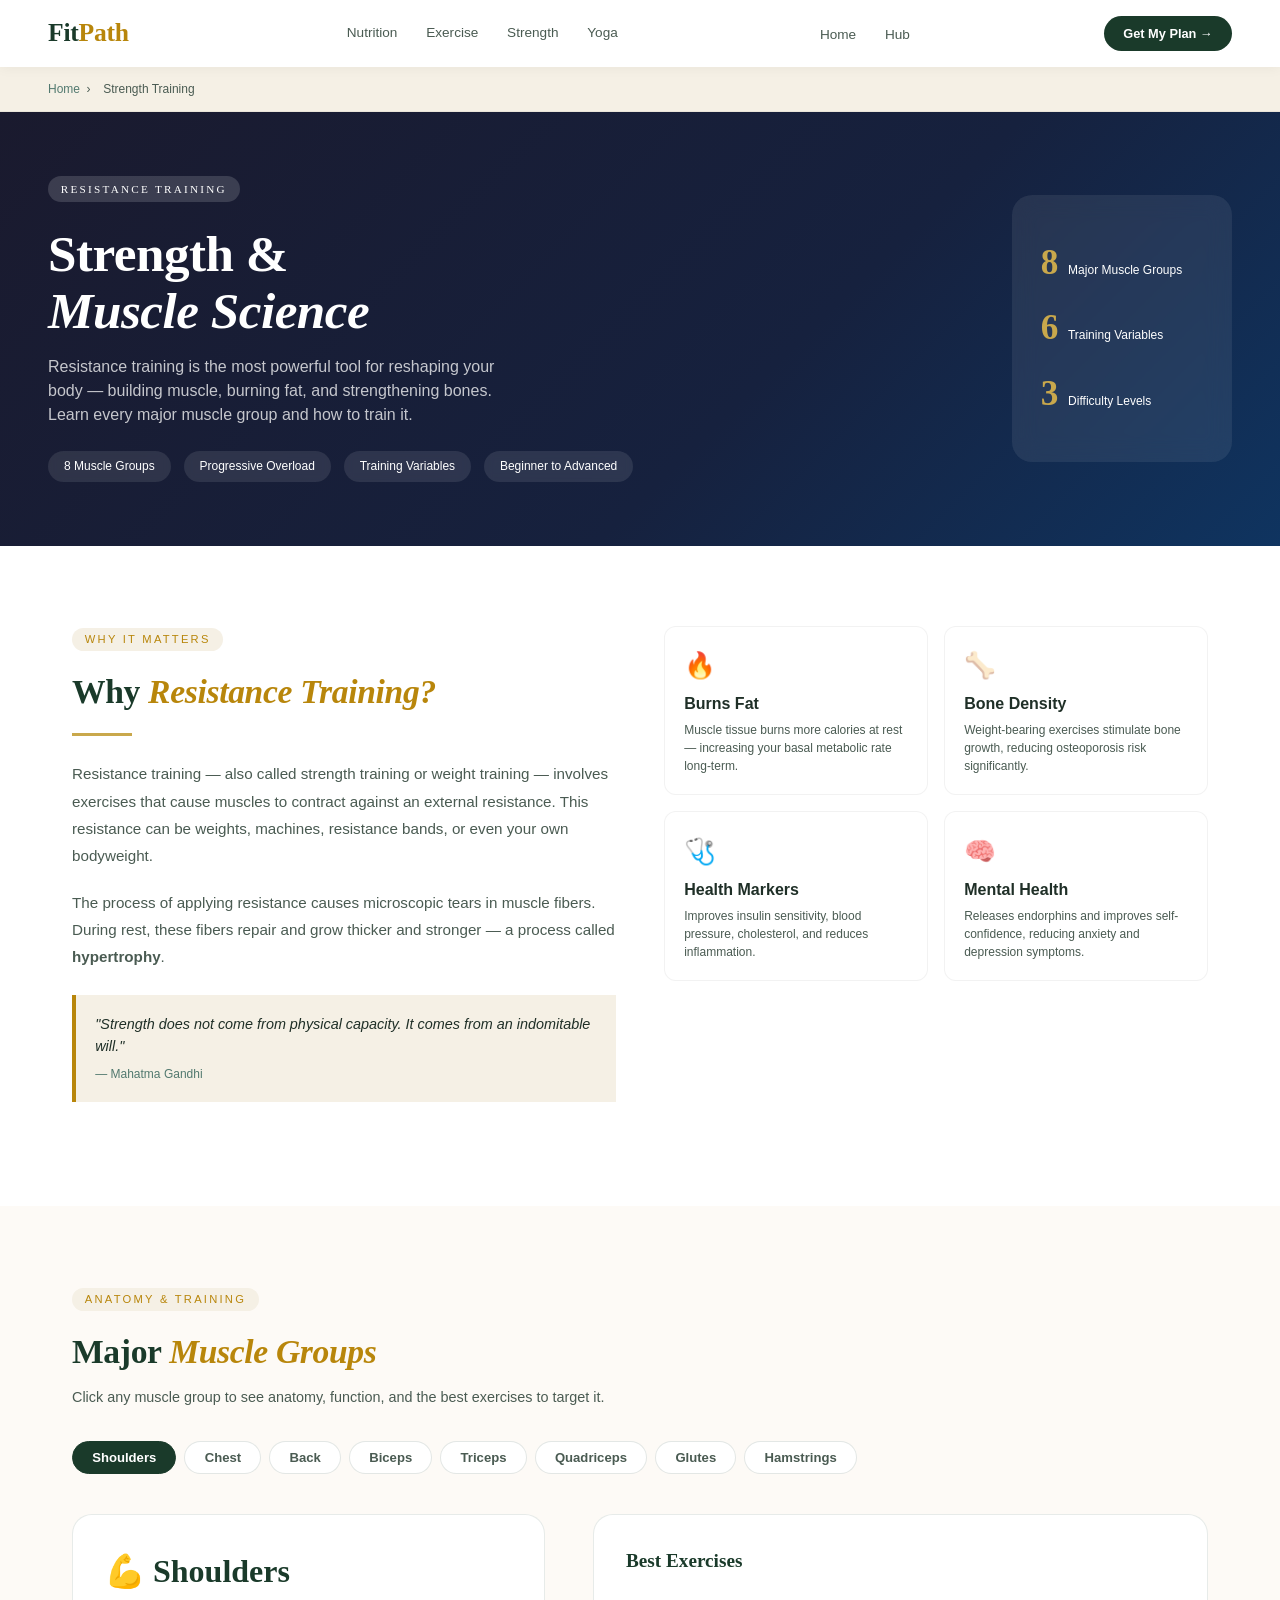
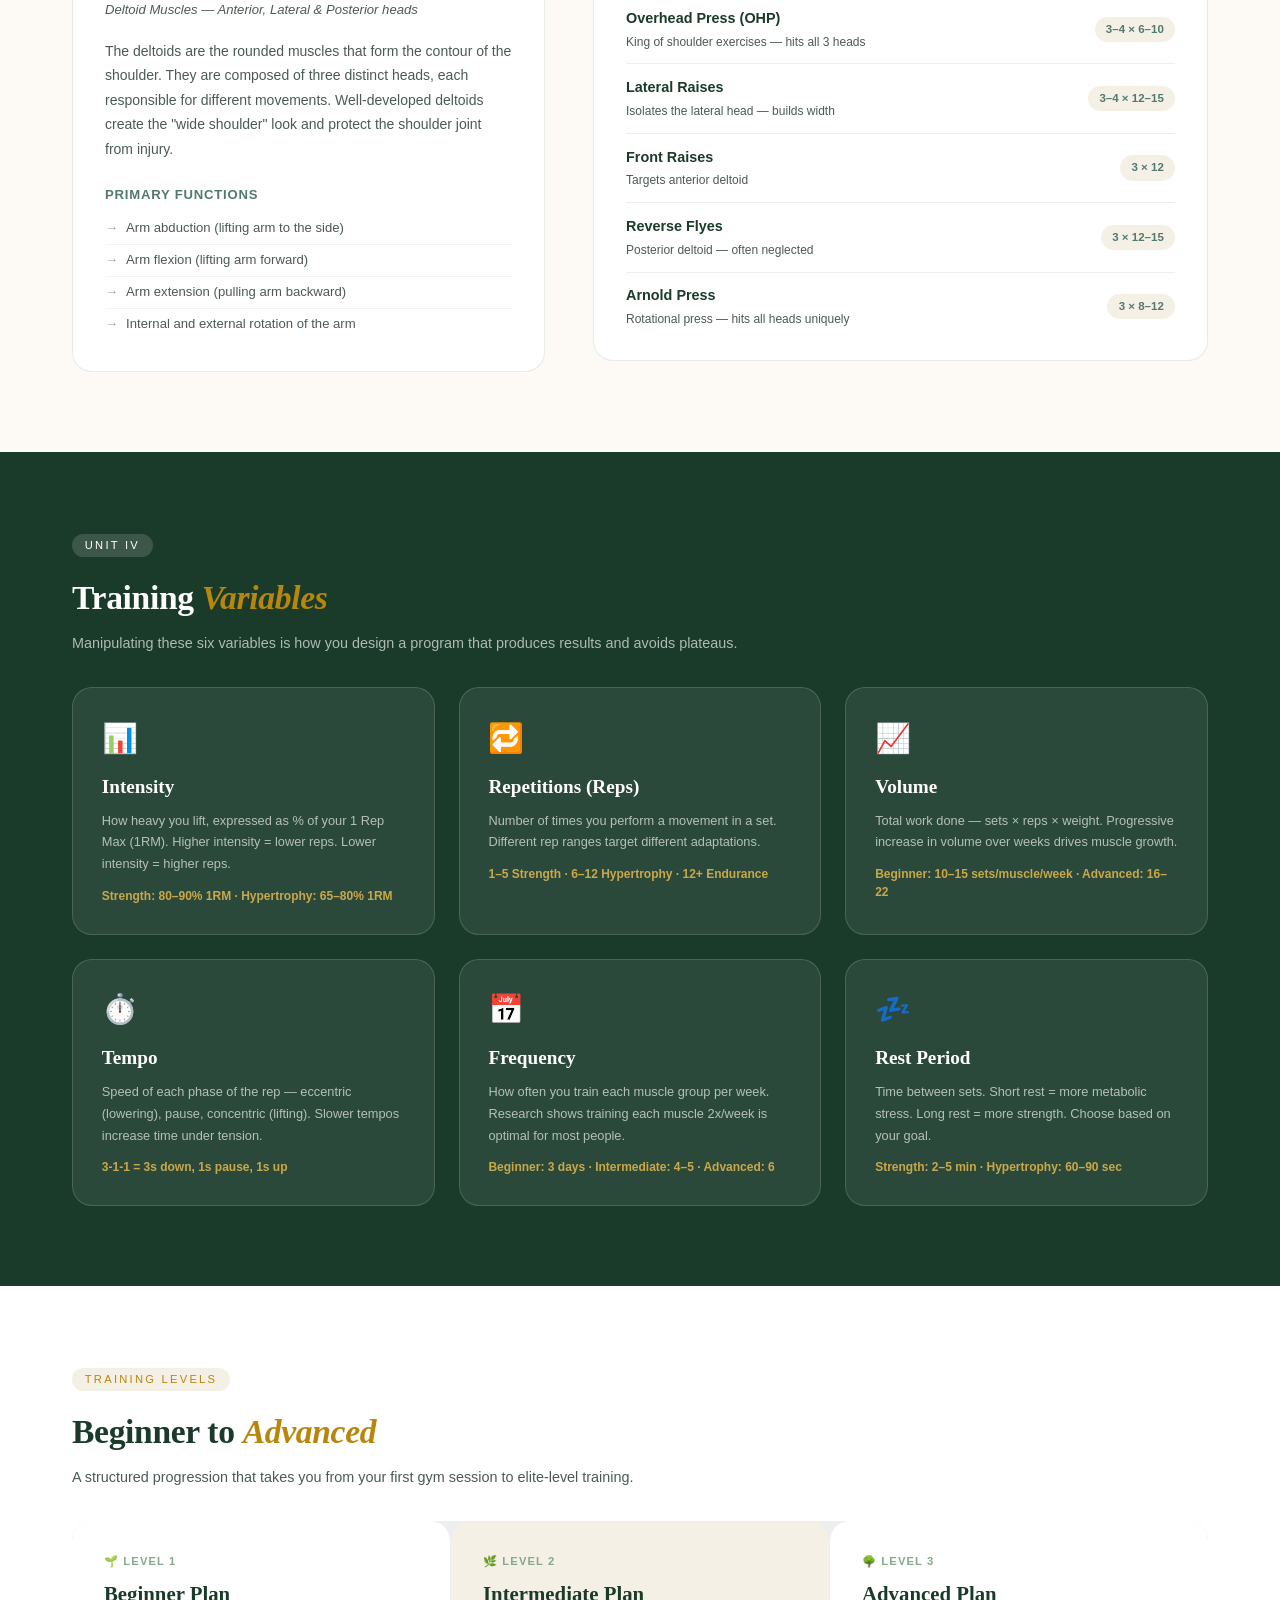
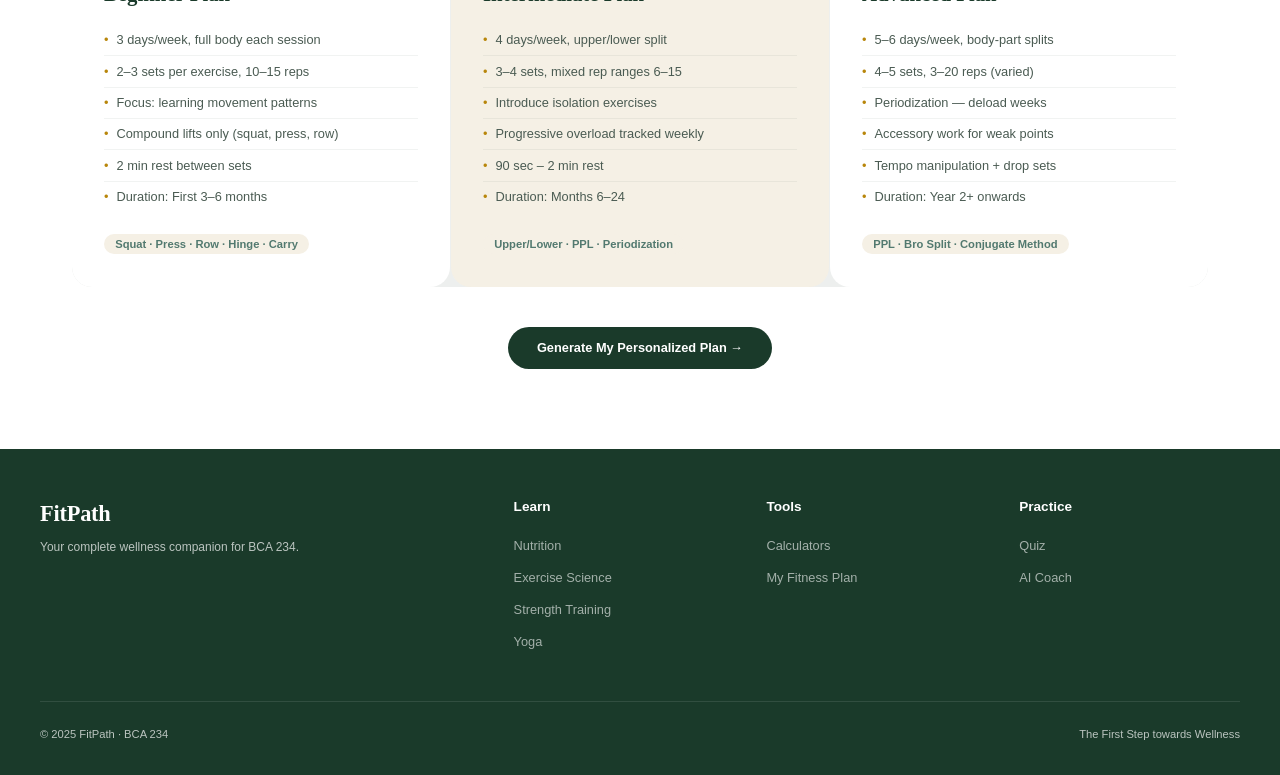
<file: strength.html>
<!DOCTYPE html>
<html lang="en">
<head>
<meta charset="UTF-8"><meta name="viewport" content="width=device-width,initial-scale=1.0">
<title>Strength Training — FitPath</title>
<link rel="stylesheet" href="style.css">
<style>
.strength-hero{background:linear-gradient(135deg,#1a1a2e 0%,#16213e 60%,#0f3460 100%);}
.muscle-section{background:var(--cream);}
.muscle-tabs{display:flex;gap:0.5rem;flex-wrap:wrap;margin-bottom:2.5rem;}
.mtab{background:white;border:1.5px solid rgba(26,58,42,0.12);color:var(--muted);padding:0.5rem 1.2rem;border-radius:50px;font-size:0.82rem;font-weight:600;cursor:pointer;transition:all 0.2s;font-family:'Outfit',sans-serif;}
.mtab:hover,.mtab.active{background:var(--forest);color:white;border-color:var(--forest);}
.muscle-detail{display:none;}
.muscle-detail.active{display:grid;grid-template-columns:1fr 1.3fr;gap:3rem;align-items:start;}
.muscle-info{background:white;border:1px solid rgba(26,58,42,0.1);border-radius:var(--radius);padding:2rem;}
.muscle-name-big{font-family:'Cormorant Garamond',serif;font-size:2rem;color:var(--forest);font-weight:700;margin-bottom:0.3rem;}
.muscle-sci-name{font-size:0.82rem;color:var(--muted);font-style:italic;margin-bottom:1.2rem;}
.muscle-body-desc{font-size:0.875rem;color:var(--muted);line-height:1.75;margin-bottom:1.5rem;}
.muscle-func{font-size:0.82rem;font-weight:600;color:var(--sage);margin-bottom:0.5rem;text-transform:uppercase;letter-spacing:0.06em;}
.muscle-actions{list-style:none;}
.muscle-actions li{font-size:0.82rem;color:var(--muted);padding:0.35rem 0;border-bottom:1px solid rgba(26,58,42,0.06);display:flex;gap:0.5rem;}
.muscle-actions li::before{content:'→';color:var(--mint);}
.muscle-actions li:last-child{border-bottom:none;}
.exercise-list{background:white;border:1px solid rgba(26,58,42,0.1);border-radius:var(--radius);padding:2rem;}
.ex-item{padding:1rem 0;border-bottom:1px solid rgba(26,58,42,0.07);display:grid;grid-template-columns:1fr auto;gap:1rem;align-items:center;}
.ex-item:last-child{border-bottom:none;padding-bottom:0;}
.ex-name{font-weight:600;color:var(--forest);font-size:0.9rem;margin-bottom:0.2rem;}
.ex-note{font-size:0.75rem;color:var(--muted);}
.ex-sets{background:var(--parchment);color:var(--sage);font-size:0.72rem;font-weight:700;padding:0.25rem 0.7rem;border-radius:50px;white-space:nowrap;}

.variables-section{background:var(--forest);}
.var-grid{display:grid;grid-template-columns:repeat(3,1fr);gap:1.5rem;}
.var-card{background:rgba(255,255,255,0.08);border:1px solid rgba(255,255,255,0.15);border-radius:var(--radius);padding:1.8rem;}
.var-icon{font-size:1.8rem;margin-bottom:0.8rem;}
.var-name{font-family:'Cormorant Garamond',serif;font-size:1.2rem;color:white;font-weight:700;margin-bottom:0.5rem;}
.var-desc{font-size:0.8rem;color:rgba(255,255,255,0.65);line-height:1.7;margin-bottom:0.75rem;}
.var-example{font-size:0.75rem;color:var(--gold-light);font-weight:600;}

.progression-section{background:white;}
.prog-row{display:grid;grid-template-columns:repeat(3,1fr);gap:1px;background:rgba(26,58,42,0.08);border-radius:var(--radius);overflow:hidden;}
.prog-col{background:white;padding:2rem;}
.prog-level{font-size:0.7rem;font-weight:700;text-transform:uppercase;letter-spacing:0.1em;color:var(--mint);margin-bottom:0.5rem;}
.prog-title{font-family:'Cormorant Garamond',serif;font-size:1.3rem;color:var(--forest);font-weight:700;margin-bottom:1rem;}
.prog-specs{list-style:none;margin-bottom:1.2rem;}
.prog-specs li{font-size:0.8rem;color:var(--muted);padding:0.35rem 0;border-bottom:1px solid rgba(26,58,42,0.06);display:flex;gap:0.5rem;}
.prog-specs li::before{content:'•';color:var(--gold);}
.prog-specs li:last-child{border-bottom:none;}
.prog-tag{background:var(--parchment);color:var(--sage);font-size:0.7rem;font-weight:600;padding:0.25rem 0.7rem;border-radius:50px;}

@media(max-width:900px){
  .muscle-detail.active{grid-template-columns:1fr;}
  .var-grid,.prog-row{grid-template-columns:1fr;}
}
</style>
</head>
<body>
<nav>
  <a href="index.html" class="nav-logo">Fit<span>Path</span></a>
  
  <!-- LEARNING CONTENT HYPERLINKS -->
  <div class="dynamic-nav-links">
    <a href="nutrition.html"> Nutrition</a>
    <a href="exercise.html"> Exercise</a>
    <a href="strength.html"> Strength</a>
    <a href="yoga.html"> Yoga</a>
  </div>
  
  <ul class="nav-links">
    <li><a href="index.html">Home</a></li>
    <li><a href="hub.html">Hub</a></li>
  </ul>
  <a href="myplan.html" class="nav-cta">Get My Plan →</a>
  <button class="hamburger" id="hamburger"><span></span><span></span><span></span></button>
</nav>
<div class="mobile-menu" id="mobile-menu">
  <a href="index.html">🏠 Home</a>
  <a href="hub.html">🎯 Hub</a>
  <a href="dashboard.html">📊 Progress</a>
  <a href="myplan.html">⚡ My Plan</a>
  <a href="nutrition.html">🥗 Nutrition</a>
  <a href="exercise.html">🏃 Exercise</a>
  <a href="strength.html">💪 Strength</a>
  <a href="yoga.html">🧘 Yoga</a>
  <a href="calculators.html">🧮 Calculators</a>
  <a href="quiz.html">📝 Quiz</a>
  <a href="coach.html">🤖 AI Coach</a>
  <a href="meditation.html">🧘 Meditation</a>
  <a href="timer.html">⏱️ Timer</a>
</div>
<div class="breadcrumb"><div class="breadcrumb-inner"><a href="index.html">Home</a><span>›</span><span>Strength Training</span></div></div>

<div class="strength-hero">
  <div class="page-hero" style="margin-top:0;background:none;">
    <div class="page-hero-inner">
      <div>
        <div class="hero-eyebrow">Resistance Training</div>
        <h1>Strength &<br><em>Muscle Science</em></h1>
        <p>Resistance training is the most powerful tool for reshaping your body — building muscle, burning fat, and strengthening bones. Learn every major muscle group and how to train it.</p>
        <div class="hero-pill-row">
          <span class="hero-pill">8 Muscle Groups</span><span class="hero-pill">Progressive Overload</span><span class="hero-pill">Training Variables</span><span class="hero-pill">Beginner to Advanced</span>
        </div>
      </div>
      <div class="hero-card">
        <div class="hero-card-stat"><span class="stat-num">8</span><span class="stat-label">&nbsp;Major Muscle Groups</span></div>
        <div class="hero-card-stat"><span class="stat-num">6</span><span class="stat-label">&nbsp;Training Variables</span></div>
        <div class="hero-card-stat"><span class="stat-num">3</span><span class="stat-label">&nbsp;Difficulty Levels</span></div>
      </div>
    </div>
  </div>
</div>

<!-- WHY RESISTANCE TRAINING -->
<section style="background:white;">
  <div class="container">
    <div class="two-col">
      <div>
        <span class="eyebrow">Why It Matters</span>
        <h2 class="section-title">Why <em>Resistance Training?</em></h2>
        <div class="divider"></div>
        <p style="color:var(--muted);line-height:1.8;font-size:0.95rem;margin-bottom:1.2rem;">Resistance training — also called strength training or weight training — involves exercises that cause muscles to contract against an external resistance. This resistance can be weights, machines, resistance bands, or even your own bodyweight.</p>
        <p style="color:var(--muted);line-height:1.8;font-size:0.95rem;margin-bottom:1.5rem;">The process of applying resistance causes microscopic tears in muscle fibers. During rest, these fibers repair and grow thicker and stronger — a process called <strong>hypertrophy</strong>.</p>
        <div class="quote-block"><div class="quote-text">"Strength does not come from physical capacity. It comes from an indomitable will."</div><div class="quote-author">— Mahatma Gandhi</div></div>
      </div>
      <div style="display:grid;grid-template-columns:1fr 1fr;gap:1rem;">
        <div class="card"><div class="card-icon">🔥</div><div class="card-title">Burns Fat</div><div class="card-desc">Muscle tissue burns more calories at rest — increasing your basal metabolic rate long-term.</div></div>
        <div class="card"><div class="card-icon">🦴</div><div class="card-title">Bone Density</div><div class="card-desc">Weight-bearing exercises stimulate bone growth, reducing osteoporosis risk significantly.</div></div>
        <div class="card"><div class="card-icon">🩺</div><div class="card-title">Health Markers</div><div class="card-desc">Improves insulin sensitivity, blood pressure, cholesterol, and reduces inflammation.</div></div>
        <div class="card"><div class="card-icon">🧠</div><div class="card-title">Mental Health</div><div class="card-desc">Releases endorphins and improves self-confidence, reducing anxiety and depression symptoms.</div></div>
      </div>
    </div>
  </div>
</section>

<!-- MUSCLE GROUPS -->
<section class="muscle-section">
  <div class="container">
    <div class="section-header">
      <span class="eyebrow">Anatomy & Training</span>
      <h2 class="section-title">Major <em>Muscle Groups</em></h2>
      <p class="section-sub">Click any muscle group to see anatomy, function, and the best exercises to target it.</p>
    </div>
    <div class="muscle-tabs">
      <button class="mtab active" onclick="showMuscle('shoulders',this)">Shoulders</button>
      <button class="mtab" onclick="showMuscle('chest',this)">Chest</button>
      <button class="mtab" onclick="showMuscle('back',this)">Back</button>
      <button class="mtab" onclick="showMuscle('biceps',this)">Biceps</button>
      <button class="mtab" onclick="showMuscle('triceps',this)">Triceps</button>
      <button class="mtab" onclick="showMuscle('quads',this)">Quadriceps</button>
      <button class="mtab" onclick="showMuscle('glutes',this)">Glutes</button>
      <button class="mtab" onclick="showMuscle('hamstrings',this)">Hamstrings</button>
    </div>

    <div id="m-shoulders" class="muscle-detail active">
      <div class="muscle-info"><div class="muscle-name-big">💪 Shoulders</div><div class="muscle-sci-name">Deltoid Muscles — Anterior, Lateral & Posterior heads</div><div class="muscle-body-desc">The deltoids are the rounded muscles that form the contour of the shoulder. They are composed of three distinct heads, each responsible for different movements. Well-developed deltoids create the "wide shoulder" look and protect the shoulder joint from injury.</div><div class="muscle-func">Primary Functions</div><ul class="muscle-actions"><li>Arm abduction (lifting arm to the side)</li><li>Arm flexion (lifting arm forward)</li><li>Arm extension (pulling arm backward)</li><li>Internal and external rotation of the arm</li></ul></div>
      <div class="exercise-list"><div style="font-family:'Cormorant Garamond',serif;font-size:1.2rem;color:var(--forest);font-weight:700;margin-bottom:1.2rem;">Best Exercises</div>
        <div class="ex-item"><div><div class="ex-name">Overhead Press (OHP)</div><div class="ex-note">King of shoulder exercises — hits all 3 heads</div></div><span class="ex-sets">3–4 × 6–10</span></div>
        <div class="ex-item"><div><div class="ex-name">Lateral Raises</div><div class="ex-note">Isolates the lateral head — builds width</div></div><span class="ex-sets">3–4 × 12–15</span></div>
        <div class="ex-item"><div><div class="ex-name">Front Raises</div><div class="ex-note">Targets anterior deltoid</div></div><span class="ex-sets">3 × 12</span></div>
        <div class="ex-item"><div><div class="ex-name">Reverse Flyes</div><div class="ex-note">Posterior deltoid — often neglected</div></div><span class="ex-sets">3 × 12–15</span></div>
        <div class="ex-item"><div><div class="ex-name">Arnold Press</div><div class="ex-note">Rotational press — hits all heads uniquely</div></div><span class="ex-sets">3 × 8–12</span></div>
      </div>
    </div>

    <div id="m-chest" class="muscle-detail">
      <div class="muscle-info"><div class="muscle-name-big">🫀 Chest</div><div class="muscle-sci-name">Pectoralis Major & Pectoralis Minor</div><div class="muscle-body-desc">The pectorals are the large fan-shaped muscles of the chest. Pectoralis major is the primary mover for pushing movements and arm adduction. The pectoralis minor lies beneath it, helping stabilize the shoulder blade. A strong chest contributes to better posture and upper body power.</div><div class="muscle-func">Primary Functions</div><ul class="muscle-actions"><li>Horizontal pushing (pressing away from body)</li><li>Arm adduction (bringing arms toward chest)</li><li>Internal rotation of the shoulder</li><li>Assists in deep breathing (pec minor)</li></ul></div>
      <div class="exercise-list"><div style="font-family:'Cormorant Garamond',serif;font-size:1.2rem;color:var(--forest);font-weight:700;margin-bottom:1.2rem;">Best Exercises</div>
        <div class="ex-item"><div><div class="ex-name">Barbell Bench Press</div><div class="ex-note">The foundational chest exercise</div></div><span class="ex-sets">3–5 × 5–8</span></div>
        <div class="ex-item"><div><div class="ex-name">Push-Ups</div><div class="ex-note">Bodyweight classic — scalable for all levels</div></div><span class="ex-sets">3 × Max</span></div>
        <div class="ex-item"><div><div class="ex-name">Incline Dumbbell Press</div><div class="ex-note">Targets upper chest for full development</div></div><span class="ex-sets">3–4 × 8–12</span></div>
        <div class="ex-item"><div><div class="ex-name">Cable/Dumbbell Flyes</div><div class="ex-note">Peak contraction — great for muscle shaping</div></div><span class="ex-sets">3 × 12–15</span></div>
        <div class="ex-item"><div><div class="ex-name">Dips</div><div class="ex-note">Compound movement hitting lower chest</div></div><span class="ex-sets">3 × 8–12</span></div>
      </div>
    </div>

    <div id="m-back" class="muscle-detail">
      <div class="muscle-info"><div class="muscle-name-big">🔺 Back</div><div class="muscle-sci-name">Latissimus Dorsi, Trapezius & Rhomboids</div><div class="muscle-body-desc">The back is the largest muscle complex of the upper body. Latissimus Dorsi (Lats) are the broad muscles creating the V-taper. The Trapezius (Traps) runs from the neck down the middle back. Rhomboids sit between the shoulder blades. A strong back is essential for posture, injury prevention, and overall athletic performance.</div><div class="muscle-func">Primary Functions</div><ul class="muscle-actions"><li>Pulling arm toward the body (lat pulldown, rows)</li><li>Shoulder elevation and depression (traps)</li><li>Scapular retraction — pulling shoulders back</li><li>Spinal extension and stabilization</li></ul></div>
      <div class="exercise-list"><div style="font-family:'Cormorant Garamond',serif;font-size:1.2rem;color:var(--forest);font-weight:700;margin-bottom:1.2rem;">Best Exercises</div>
        <div class="ex-item"><div><div class="ex-name">Pull-Ups / Chin-Ups</div><div class="ex-note">Best lat builder — bodyweight or weighted</div></div><span class="ex-sets">3–4 × 5–10</span></div>
        <div class="ex-item"><div><div class="ex-name">Barbell Bent-Over Row</div><div class="ex-note">Thickness builder — hits all back muscles</div></div><span class="ex-sets">3–4 × 6–10</span></div>
        <div class="ex-item"><div><div class="ex-name">Lat Pulldown</div><div class="ex-note">Pull-up alternative — great for beginners</div></div><span class="ex-sets">3 × 10–12</span></div>
        <div class="ex-item"><div><div class="ex-name">Seated Cable Row</div><div class="ex-note">Mid-back focus — improves posture</div></div><span class="ex-sets">3 × 10–12</span></div>
        <div class="ex-item"><div><div class="ex-name">Deadlift</div><div class="ex-note">King of all exercises — full posterior chain</div></div><span class="ex-sets">3–5 × 3–5</span></div>
      </div>
    </div>

    <div id="m-biceps" class="muscle-detail">
      <div class="muscle-info"><div class="muscle-name-big">🦾 Biceps</div><div class="muscle-sci-name">Biceps Brachii — Long head & Short head</div><div class="muscle-body-desc">The biceps brachii has two heads — long (outer, creates the "peak") and short (inner, adds width). The brachialis lies underneath and contributes significantly to arm thickness. Contrary to popular belief, biceps make up only about 1/3 of the upper arm — triceps make up 2/3.</div><div class="muscle-func">Primary Functions</div><ul class="muscle-actions"><li>Elbow flexion (curling motion)</li><li>Forearm supination (rotating palm upward)</li><li>Assists in shoulder flexion</li></ul></div>
      <div class="exercise-list"><div style="font-family:'Cormorant Garamond',serif;font-size:1.2rem;color:var(--forest);font-weight:700;margin-bottom:1.2rem;">Best Exercises</div>
        <div class="ex-item"><div><div class="ex-name">Barbell Curl</div><div class="ex-note">Mass builder — allows heaviest load</div></div><span class="ex-sets">3–4 × 8–12</span></div>
        <div class="ex-item"><div><div class="ex-name">Hammer Curls</div><div class="ex-note">Hits brachialis and brachioradialis</div></div><span class="ex-sets">3 × 10–12</span></div>
        <div class="ex-item"><div><div class="ex-name">Incline Dumbbell Curl</div><div class="ex-note">Long head stretch — great for peak</div></div><span class="ex-sets">3 × 10–12</span></div>
        <div class="ex-item"><div><div class="ex-name">Preacher Curl</div><div class="ex-note">Eliminates cheating — pure isolation</div></div><span class="ex-sets">3 × 12</span></div>
        <div class="ex-item"><div><div class="ex-name">Chin-Ups</div><div class="ex-note">Compound — biceps + back, best combo</div></div><span class="ex-sets">3 × Max</span></div>
      </div>
    </div>

    <div id="m-triceps" class="muscle-detail">
      <div class="muscle-info"><div class="muscle-name-big">⚡ Triceps</div><div class="muscle-sci-name">Triceps Brachii — Long, Lateral & Medial heads</div><div class="muscle-body-desc">The triceps make up approximately 2/3 of the upper arm mass — making them more important than biceps for arm size. The long head is the largest and most visible from behind. The lateral head creates the horseshoe shape visible on the side. Training all three heads ensures complete development.</div><div class="muscle-func">Primary Functions</div><ul class="muscle-actions"><li>Elbow extension (straightening the arm)</li><li>Assists in shoulder extension (long head)</li><li>All pushing movements involve triceps</li></ul></div>
      <div class="exercise-list"><div style="font-family:'Cormorant Garamond',serif;font-size:1.2rem;color:var(--forest);font-weight:700;margin-bottom:1.2rem;">Best Exercises</div>
        <div class="ex-item"><div><div class="ex-name">Close-Grip Bench Press</div><div class="ex-note">Heavy compound — great for overall mass</div></div><span class="ex-sets">3–4 × 6–10</span></div>
        <div class="ex-item"><div><div class="ex-name">Skull Crushers (EZ Bar)</div><div class="ex-note">Long head emphasis — great mass builder</div></div><span class="ex-sets">3 × 8–12</span></div>
        <div class="ex-item"><div><div class="ex-name">Tricep Rope Pushdown</div><div class="ex-note">Lateral head — creates horseshoe shape</div></div><span class="ex-sets">3–4 × 12–15</span></div>
        <div class="ex-item"><div><div class="ex-name">Overhead Tricep Extension</div><div class="ex-note">Best long head stretch — adds thickness</div></div><span class="ex-sets">3 × 10–12</span></div>
        <div class="ex-item"><div><div class="ex-name">Dips</div><div class="ex-note">Bodyweight compound — all 3 heads</div></div><span class="ex-sets">3 × Max</span></div>
      </div>
    </div>

    <div id="m-quads" class="muscle-detail">
      <div class="muscle-info"><div class="muscle-name-big">🦵 Quadriceps</div><div class="muscle-sci-name">Rectus Femoris, Vastus Lateralis, Medialis & Intermedius</div><div class="muscle-body-desc">The quadriceps are the four muscles on the front of the thigh — the largest muscle group in the body. They are the primary movers in squatting and leg extension. Strong quads protect the knee joint, improve athletic performance, and are critical for everyday movements like walking, climbing stairs, and standing up.</div><div class="muscle-func">Primary Functions</div><ul class="muscle-actions"><li>Knee extension (straightening the leg)</li><li>Hip flexion (rectus femoris only)</li><li>Stabilization during squatting and lunging</li></ul></div>
      <div class="exercise-list"><div style="font-family:'Cormorant Garamond',serif;font-size:1.2rem;color:var(--forest);font-weight:700;margin-bottom:1.2rem;">Best Exercises</div>
        <div class="ex-item"><div><div class="ex-name">Barbell Back Squat</div><div class="ex-note">King of leg exercises — full lower body</div></div><span class="ex-sets">3–5 × 5–8</span></div>
        <div class="ex-item"><div><div class="ex-name">Leg Press</div><div class="ex-note">Quad-dominant — safer for beginners</div></div><span class="ex-sets">3–4 × 10–15</span></div>
        <div class="ex-item"><div><div class="ex-name">Lunges</div><div class="ex-note">Unilateral — fixes muscle imbalances</div></div><span class="ex-sets">3 × 10 each</span></div>
        <div class="ex-item"><div><div class="ex-name">Bulgarian Split Squat</div><div class="ex-note">Best single-leg exercise for quads</div></div><span class="ex-sets">3 × 8 each</span></div>
        <div class="ex-item"><div><div class="ex-name">Leg Extension</div><div class="ex-note">Isolation — great for VMO development</div></div><span class="ex-sets">3 × 12–15</span></div>
      </div>
    </div>

    <div id="m-glutes" class="muscle-detail">
      <div class="muscle-info"><div class="muscle-name-big">🍑 Glutes</div><div class="muscle-sci-name">Gluteus Maximus, Medius & Minimus</div><div class="muscle-body-desc">The gluteal muscles are the largest and most powerful muscles in the human body. Gluteus Maximus is responsible for hip extension and external rotation. Gluteus Medius abducts the hip and stabilizes the pelvis during walking. Strong glutes are essential for athletic performance, lower back health, and overall power.</div><div class="muscle-func">Primary Functions</div><ul class="muscle-actions"><li>Hip extension (driving hips forward)</li><li>Hip abduction (moving leg outward)</li><li>External rotation of the hip</li><li>Pelvic stabilization during movement</li></ul></div>
      <div class="exercise-list"><div style="font-family:'Cormorant Garamond',serif;font-size:1.2rem;color:var(--forest);font-weight:700;margin-bottom:1.2rem;">Best Exercises</div>
        <div class="ex-item"><div><div class="ex-name">Hip Thrusts</div><div class="ex-note">Best glute activator — must include</div></div><span class="ex-sets">3–4 × 10–15</span></div>
        <div class="ex-item"><div><div class="ex-name">Deadlift</div><div class="ex-note">Massive glute + hamstring recruiter</div></div><span class="ex-sets">3–5 × 3–6</span></div>
        <div class="ex-item"><div><div class="ex-name">Romanian Deadlift</div><div class="ex-note">Hip hinge — glutes and hamstrings</div></div><span class="ex-sets">3 × 8–12</span></div>
        <div class="ex-item"><div><div class="ex-name">Glute Bridges</div><div class="ex-note">Bodyweight version of hip thrust</div></div><span class="ex-sets">3 × 15–20</span></div>
        <div class="ex-item"><div><div class="ex-name">Cable Kickbacks</div><div class="ex-note">Isolation — maximus contraction</div></div><span class="ex-sets">3 × 15 each</span></div>
      </div>
    </div>

    <div id="m-hamstrings" class="muscle-detail">
      <div class="muscle-info"><div class="muscle-name-big">🦿 Hamstrings</div><div class="muscle-sci-name">Biceps Femoris, Semitendinosus & Semimembranosus</div><div class="muscle-body-desc">The hamstrings are three muscles on the back of the thigh. They work opposite the quadriceps and are the most commonly injured muscle group in athletes — usually due to being undertrained relative to the quads. Strong, flexible hamstrings prevent knee and lower back injuries.</div><div class="muscle-func">Primary Functions</div><ul class="muscle-actions"><li>Knee flexion (curling the leg)</li><li>Hip extension (assists glutes)</li><li>Pelvic posterior tilt</li><li>Deceleration during running</li></ul></div>
      <div class="exercise-list"><div style="font-family:'Cormorant Garamond',serif;font-size:1.2rem;color:var(--forest);font-weight:700;margin-bottom:1.2rem;">Best Exercises</div>
        <div class="ex-item"><div><div class="ex-name">Romanian Deadlift</div><div class="ex-note">Best hamstring mass and strength builder</div></div><span class="ex-sets">3–4 × 8–12</span></div>
        <div class="ex-item"><div><div class="ex-name">Lying Leg Curl</div><div class="ex-note">Isolation — peak contraction at short length</div></div><span class="ex-sets">3–4 × 10–15</span></div>
        <div class="ex-item"><div><div class="ex-name">Nordic Hamstring Curl</div><div class="ex-note">Elite exercise for injury prevention</div></div><span class="ex-sets">3 × 5–8</span></div>
        <div class="ex-item"><div><div class="ex-name">Seated Leg Curl</div><div class="ex-note">Long head emphasis — great complement</div></div><span class="ex-sets">3 × 10–12</span></div>
        <div class="ex-item"><div><div class="ex-name">Good Mornings</div><div class="ex-note">Hip hinge — builds hamstring strength</div></div><span class="ex-sets">3 × 10</span></div>
      </div>
    </div>
  </div>
</section>

<!-- TRAINING VARIABLES -->
<section class="variables-section">
  <div class="container">
    <div class="section-header">
      <span class="eyebrow" style="background:rgba(255,255,255,0.15);color:white;">Unit IV</span>
      <h2 class="section-title" style="color:white;">Training <em>Variables</em></h2>
      <p class="section-sub" style="color:rgba(255,255,255,0.65);">Manipulating these six variables is how you design a program that produces results and avoids plateaus.</p>
    </div>
    <div class="var-grid">
      <div class="var-card"><div class="var-icon">📊</div><div class="var-name">Intensity</div><div class="var-desc">How heavy you lift, expressed as % of your 1 Rep Max (1RM). Higher intensity = lower reps. Lower intensity = higher reps.</div><div class="var-example">Strength: 80–90% 1RM · Hypertrophy: 65–80% 1RM</div></div>
      <div class="var-card"><div class="var-icon">🔁</div><div class="var-name">Repetitions (Reps)</div><div class="var-desc">Number of times you perform a movement in a set. Different rep ranges target different adaptations.</div><div class="var-example">1–5 Strength · 6–12 Hypertrophy · 12+ Endurance</div></div>
      <div class="var-card"><div class="var-icon">📈</div><div class="var-name">Volume</div><div class="var-desc">Total work done — sets × reps × weight. Progressive increase in volume over weeks drives muscle growth.</div><div class="var-example">Beginner: 10–15 sets/muscle/week · Advanced: 16–22</div></div>
      <div class="var-card"><div class="var-icon">⏱️</div><div class="var-name">Tempo</div><div class="var-desc">Speed of each phase of the rep — eccentric (lowering), pause, concentric (lifting). Slower tempos increase time under tension.</div><div class="var-example">3-1-1 = 3s down, 1s pause, 1s up</div></div>
      <div class="var-card"><div class="var-icon">📅</div><div class="var-name">Frequency</div><div class="var-desc">How often you train each muscle group per week. Research shows training each muscle 2x/week is optimal for most people.</div><div class="var-example">Beginner: 3 days · Intermediate: 4–5 · Advanced: 6</div></div>
      <div class="var-card"><div class="var-icon">💤</div><div class="var-name">Rest Period</div><div class="var-desc">Time between sets. Short rest = more metabolic stress. Long rest = more strength. Choose based on your goal.</div><div class="var-example">Strength: 2–5 min · Hypertrophy: 60–90 sec</div></div>
    </div>
  </div>
</section>

<!-- PROGRESSION LEVELS -->
<section class="progression-section">
  <div class="container">
    <div class="section-header">
      <span class="eyebrow">Training Levels</span>
      <h2 class="section-title">Beginner to <em>Advanced</em></h2>
      <p class="section-sub">A structured progression that takes you from your first gym session to elite-level training.</p>
    </div>
    <div class="prog-row">
      <div class="prog-col">
        <div class="prog-level">🌱 Level 1</div>
        <div class="prog-title">Beginner Plan</div>
        <ul class="prog-specs">
          <li>3 days/week, full body each session</li>
          <li>2–3 sets per exercise, 10–15 reps</li>
          <li>Focus: learning movement patterns</li>
          <li>Compound lifts only (squat, press, row)</li>
          <li>2 min rest between sets</li>
          <li>Duration: First 3–6 months</li>
        </ul>
        <span class="prog-tag">Squat · Press · Row · Hinge · Carry</span>
      </div>
      <div class="prog-col" style="background:var(--parchment);">
        <div class="prog-level">🌿 Level 2</div>
        <div class="prog-title">Intermediate Plan</div>
        <ul class="prog-specs">
          <li>4 days/week, upper/lower split</li>
          <li>3–4 sets, mixed rep ranges 6–15</li>
          <li>Introduce isolation exercises</li>
          <li>Progressive overload tracked weekly</li>
          <li>90 sec – 2 min rest</li>
          <li>Duration: Months 6–24</li>
        </ul>
        <span class="prog-tag">Upper/Lower · PPL · Periodization</span>
      </div>
      <div class="prog-col">
        <div class="prog-level">🌳 Level 3</div>
        <div class="prog-title">Advanced Plan</div>
        <ul class="prog-specs">
          <li>5–6 days/week, body-part splits</li>
          <li>4–5 sets, 3–20 reps (varied)</li>
          <li>Periodization — deload weeks</li>
          <li>Accessory work for weak points</li>
          <li>Tempo manipulation + drop sets</li>
          <li>Duration: Year 2+ onwards</li>
        </ul>
        <span class="prog-tag">PPL · Bro Split · Conjugate Method</span>
      </div>
    </div>
    <div style="text-align:center;margin-top:2.5rem;">
      <a href="myplan.html" class="btn btn-dark">Generate My Personalized Plan →</a>
    </div>
  </div>
</section>

<footer>
  <div class="footer-inner">
    <div class="footer-top">
      <div><div class="footer-logo">FitPath</div><div class="footer-tagline">Your complete wellness companion for BCA 234.</div></div>
      <div><div class="footer-col-title">Learn</div><ul class="footer-links-list"><li><a href="nutrition.html">Nutrition</a></li><li><a href="exercise.html">Exercise Science</a></li><li><a href="strength.html">Strength Training</a></li><li><a href="yoga.html">Yoga</a></li></ul></div>
      <div><div class="footer-col-title">Tools</div><ul class="footer-links-list"><li><a href="calculators.html">Calculators</a></li><li><a href="myplan.html">My Fitness Plan</a></li></ul></div>
      <div><div class="footer-col-title">Practice</div><ul class="footer-links-list"><li><a href="quiz.html">Quiz</a></li><li><a href="coach.html">AI Coach</a></li></ul></div>
    </div>
        <div class="footer-bottom"><p>© 2025 FitPath · BCA 234</p> <p>The First Step towards Wellness</p></div>

  </div>
</footer>
<script src="shared.js"></script>
<script>
function showMuscle(id, btn) {
  document.querySelectorAll('.muscle-detail').forEach(d => d.classList.remove('active'));
  document.querySelectorAll('.mtab').forEach(b => b.classList.remove('active'));
  document.getElementById('m-' + id).classList.add('active');
  btn.classList.add('active');
}
</script>
</body>
</html>
</file>
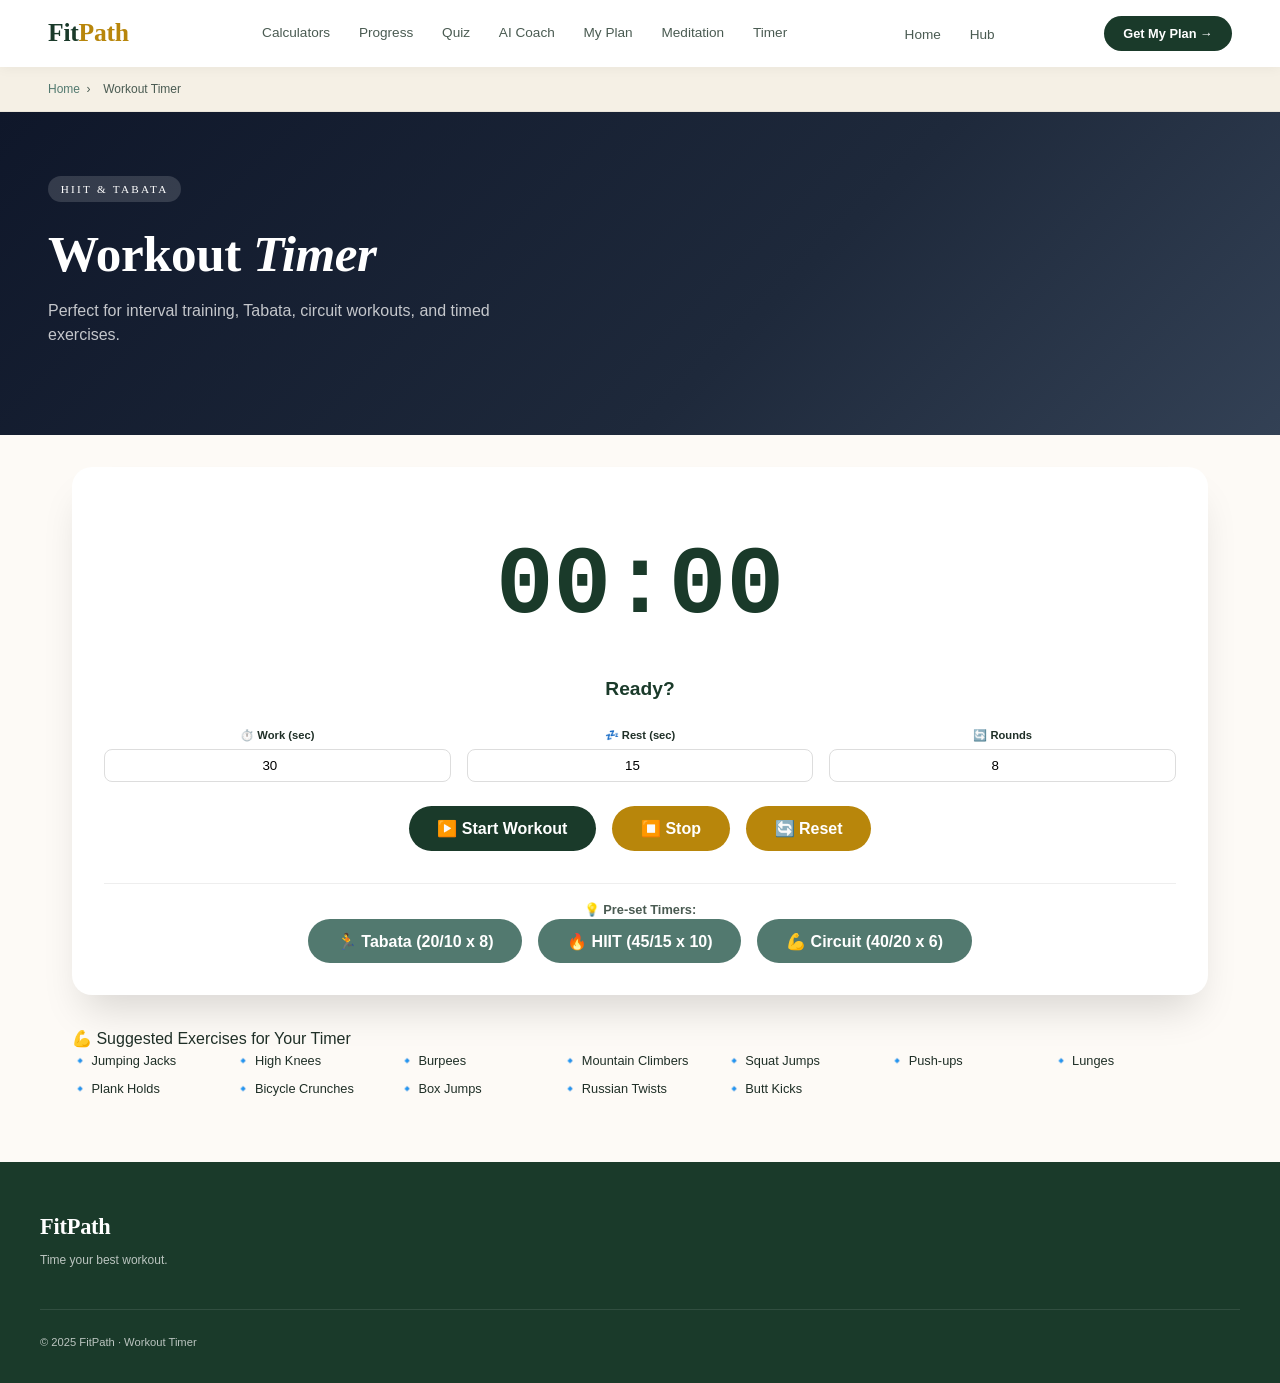
<file: timer.html>
<!DOCTYPE html>
<html lang="en">
<head>
<meta charset="UTF-8"><meta name="viewport" content="width=device-width,initial-scale=1.0">
<title>Workout Timer — FitPath</title>
<link rel="stylesheet" href="style.css">
<style>
.timer-hero{background:linear-gradient(135deg,#0f172a 0%,#1e293b 60%,#334155 100%);}
.timer-main{background:white;border-radius:var(--radius);padding:2rem;text-align:center;box-shadow:var(--shadow-lg);margin-bottom:2rem;}
.timer-big{font-size:6rem;font-family:monospace;font-weight:700;color:var(--forest);margin:1rem 0;}
.timer-label{font-size:0.9rem;color:var(--muted);margin-bottom:1rem;}
.timer-controls{display:flex;gap:1rem;justify-content:center;flex-wrap:wrap;}
.timer-btn{background:var(--forest);color:white;border:none;padding:0.8rem 1.8rem;border-radius:50px;font-size:1rem;font-weight:600;cursor:pointer;transition:0.2s;}
.timer-btn:hover{transform:scale(0.98);}
.timer-btn.reset{background:var(--gold);}
.timer-settings{display:grid;grid-template-columns:repeat(3,1fr);gap:1rem;margin:1.5rem 0;}
.setting-group label{display:block;font-size:0.7rem;font-weight:600;margin-bottom:0.3rem;}
.setting-group input{padding:0.5rem;border:1px solid #ddd;border-radius:8px;text-align:center;width:100%;}
.round-counter{font-size:1.2rem;font-weight:600;color:var(--gold);margin-top:1rem;}
.phase-indicator{font-size:1.2rem;font-weight:600;color:var(--forest);margin:0.5rem 0;}
</style>
</head>
<body>
<nav>
  <a href="index.html" class="nav-logo">Fit<span>Path</span></a>
  
  <!-- TOOLS HYPERLINKS -->
  <div class="dynamic-nav-links">
    <a href="calculators.html"> Calculators</a>
    <a href="dashboard.html"> Progress</a>
    <a href="quiz.html"> Quiz</a>
    <a href="coach.html"> AI Coach</a>
    <a href="myplan.html"> My Plan</a>
    <a href="meditation.html"> Meditation</a>
    <a href="timer.html"> Timer</a>
  </div>
  
  <ul class="nav-links">
    <li><a href="index.html">Home</a></li>
    <li><a href="hub.html">Hub</a></li>
  </ul>
  <a href="myplan.html" class="nav-cta">Get My Plan →</a>
  <button class="hamburger" id="hamburger"><span></span><span></span><span></span></button>
</nav>
<div class="mobile-menu" id="mobile-menu">
  <a href="index.html">🏠 Home</a>
  <a href="hub.html">🎯 Hub</a>
  <a href="dashboard.html">📊 Progress</a>
  <a href="myplan.html">⚡ My Plan</a>
  <a href="nutrition.html">🥗 Nutrition</a>
  <a href="exercise.html">🏃 Exercise</a>
  <a href="strength.html">💪 Strength</a>
  <a href="yoga.html">🧘 Yoga</a>
  <a href="calculators.html">🧮 Calculators</a>
  <a href="quiz.html">📝 Quiz</a>
  <a href="coach.html">🤖 AI Coach</a>
  <a href="meditation.html">🧘 Meditation</a>
  <a href="timer.html">⏱️ Timer</a>
</div>
<div class="breadcrumb"><div class="breadcrumb-inner"><a href="index.html">Home</a><span>›</span><span>Workout Timer</span></div></div>

<div class="timer-hero">
  <div class="page-hero" style="margin-top:0;background:none;">
    <div class="page-hero-inner">
      <div>
        <div class="hero-eyebrow">HIIT & Tabata</div>
        <h1>Workout <em>Timer</em></h1>
        <p>Perfect for interval training, Tabata, circuit workouts, and timed exercises.</p>
      </div>
    </div>
  </div>
</div>

<section style="background:var(--cream);padding:2rem 0 4rem;">
  <div class="container">
    <div class="timer-main">
      <div class="timer-big" id="timerDisplay">00:00</div>
      <div class="phase-indicator" id="phaseIndicator">Ready?</div>
      <div class="round-counter" id="roundCounter"></div>
      
      <div class="timer-settings">
        <div class="setting-group"><label>⏱️ Work (sec)</label><input type="number" id="workTime" value="30" min="5" max="120"></div>
        <div class="setting-group"><label>💤 Rest (sec)</label><input type="number" id="restTime" value="15" min="5" max="120"></div>
        <div class="setting-group"><label>🔄 Rounds</label><input type="number" id="rounds" value="8" min="1" max="20"></div>
      </div>
      
      <div class="timer-controls">
        <button class="timer-btn" onclick="startTimer()">▶️ Start Workout</button>
        <button class="timer-btn reset" onclick="stopTimer()">⏹️ Stop</button>
        <button class="timer-btn reset" onclick="resetTimer()">🔄 Reset</button>
      </div>
      
      <div style="margin-top:2rem;padding-top:1rem;border-top:1px solid #eee;">
        <p style="font-size:0.8rem;color:var(--muted);">💡 <strong>Pre-set Timers:</strong></p>
        <div class="timer-controls">
          <button class="timer-btn" style="background:#52796f;" onclick="setPreset('tabata')">🏃 Tabata (20/10 x 8)</button>
          <button class="timer-btn" style="background:#52796f;" onclick="setPreset('hiit')">🔥 HIIT (45/15 x 10)</button>
          <button class="timer-btn" style="background:#52796f;" onclick="setPreset('circuit')">💪 Circuit (40/20 x 6)</button>
        </div>
      </div>
    </div>
    
    <div class="section-card">
      <div class="section-title-small">💪 Suggested Exercises for Your Timer</div>
      <div style="display:grid;grid-template-columns:repeat(auto-fill,minmax(150px,1fr));gap:0.5rem;font-size:0.8rem;">
        <span>🔹 Jumping Jacks</span><span>🔹 High Knees</span><span>🔹 Burpees</span><span>🔹 Mountain Climbers</span>
        <span>🔹 Squat Jumps</span><span>🔹 Push-ups</span><span>🔹 Lunges</span><span>🔹 Plank Holds</span>
        <span>🔹 Bicycle Crunches</span><span>🔹 Box Jumps</span><span>🔹 Russian Twists</span><span>🔹 Butt Kicks</span>
      </div>
    </div>
  </div>
</section>

<footer>
  <div class="footer-inner">
    <div class="footer-top"><div><div class="footer-logo">FitPath</div><div class="footer-tagline">Time your best workout.</div></div></div>
    <div class="footer-bottom"><p>© 2025 FitPath · Workout Timer</p></div>
  </div>
</footer>
<script src="shared.js"></script>
<script>
let timerInterval = null;
let isWorkPhase = true;
let currentRound = 1;
let totalRounds = 8;
let workSecs = 30;
let restSecs = 15;
let currentSecs = 0;
let isRunning = false;

function updateDisplay(){
  let mins = Math.floor(currentSecs/60);
  let secs = currentSecs%60;
  document.getElementById('timerDisplay').innerHTML = `${mins.toString().padStart(2,'0')}:${secs.toString().padStart(2,'0')}`;
  let phaseText = isWorkPhase ? `⚡ WORK - Round ${currentRound}/${totalRounds}` : `💤 REST - Round ${currentRound}/${totalRounds}`;
  document.getElementById('phaseIndicator').innerHTML = phaseText;
  document.getElementById('roundCounter').innerHTML = `Round ${currentRound}/${totalRounds}`;
}

function beep(){
  let audio = new Audio();
  audio.src = 'https://www.soundhelix.com/examples/mp3/SoundHelix-Song-1.mp3';
  audio.volume = 0.3;
  audio.play().catch(e=>console.log('beep failed'));
}

function startTimer(){
  if(isRunning) return;
  workSecs = parseInt(document.getElementById('workTime').value);
  restSecs = parseInt(document.getElementById('restTime').value);
  totalRounds = parseInt(document.getElementById('rounds').value);
  currentRound = 1;
  isWorkPhase = true;
  currentSecs = workSecs;
  isRunning = true;
  updateDisplay();
  beep();
  
  timerInterval = setInterval(()=>{
    if(currentSecs <= 1){
      beep();
      if(isWorkPhase){
        currentSecs = restSecs;
        isWorkPhase = false;
      } else {
        if(currentRound < totalRounds){
          currentRound++;
          currentSecs = workSecs;
          isWorkPhase = true;
        } else {
          stopTimer();
          beep();
          beep();
          beep();
          alert('🎉 Workout Complete! Great job!');
          return;
        }
      }
      updateDisplay();
    } else {
      currentSecs--;
      updateDisplay();
    }
  },1000);
}

function stopTimer(){
  if(timerInterval){
    clearInterval(timerInterval);
    timerInterval = null;
    isRunning = false;
  }
}

function resetTimer(){
  stopTimer();
  workSecs = parseInt(document.getElementById('workTime').value);
  restSecs = parseInt(document.getElementById('restTime').value);
  totalRounds = parseInt(document.getElementById('rounds').value);
  currentRound = 1;
  isWorkPhase = true;
  currentSecs = workSecs;
  isRunning = false;
  updateDisplay();
}

function setPreset(type){
  if(type==='tabata'){
    document.getElementById('workTime').value = 20;
    document.getElementById('restTime').value = 10;
    document.getElementById('rounds').value = 8;
  } else if(type==='hiit'){
    document.getElementById('workTime').value = 45;
    document.getElementById('restTime').value = 15;
    document.getElementById('rounds').value = 10;
  } else if(type==='circuit'){
    document.getElementById('workTime').value = 40;
    document.getElementById('restTime').value = 20;
    document.getElementById('rounds').value = 6;
  }
  resetTimer();
}
</script>
</body>
</html>
</file>
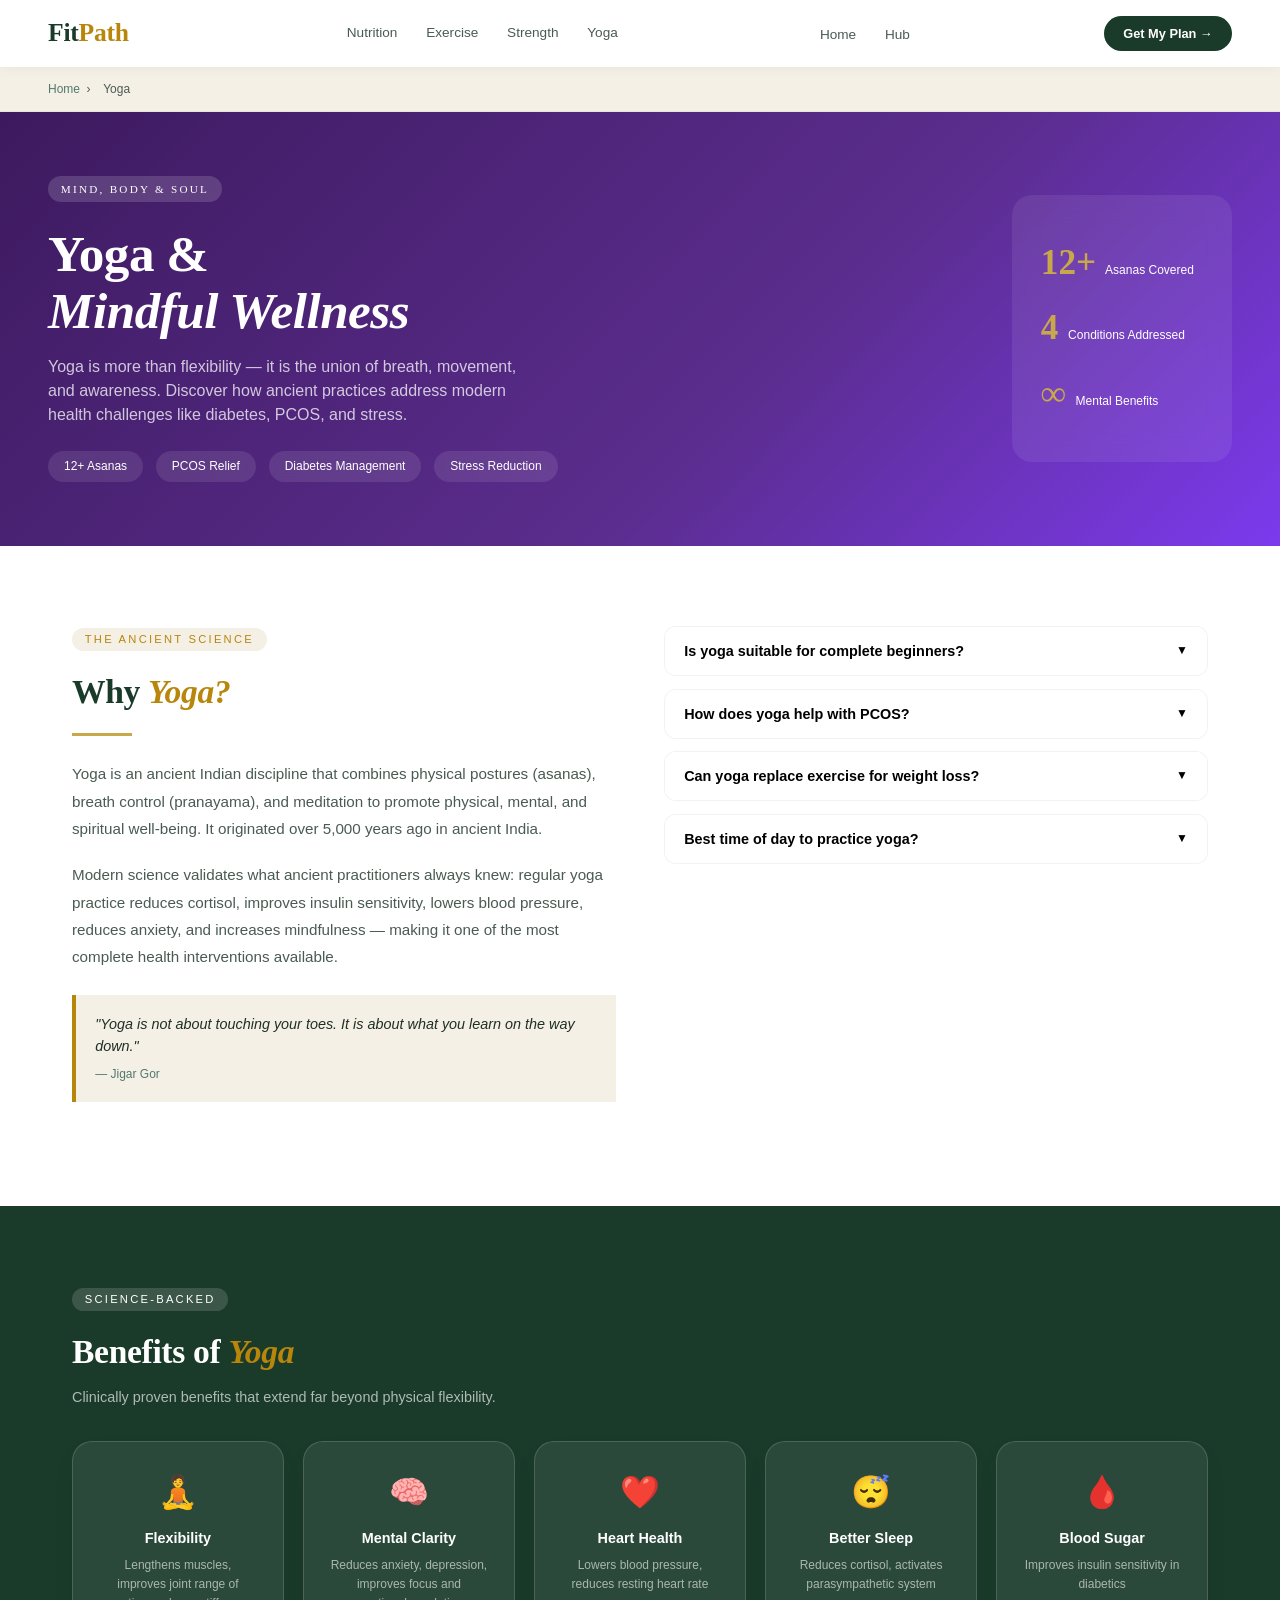
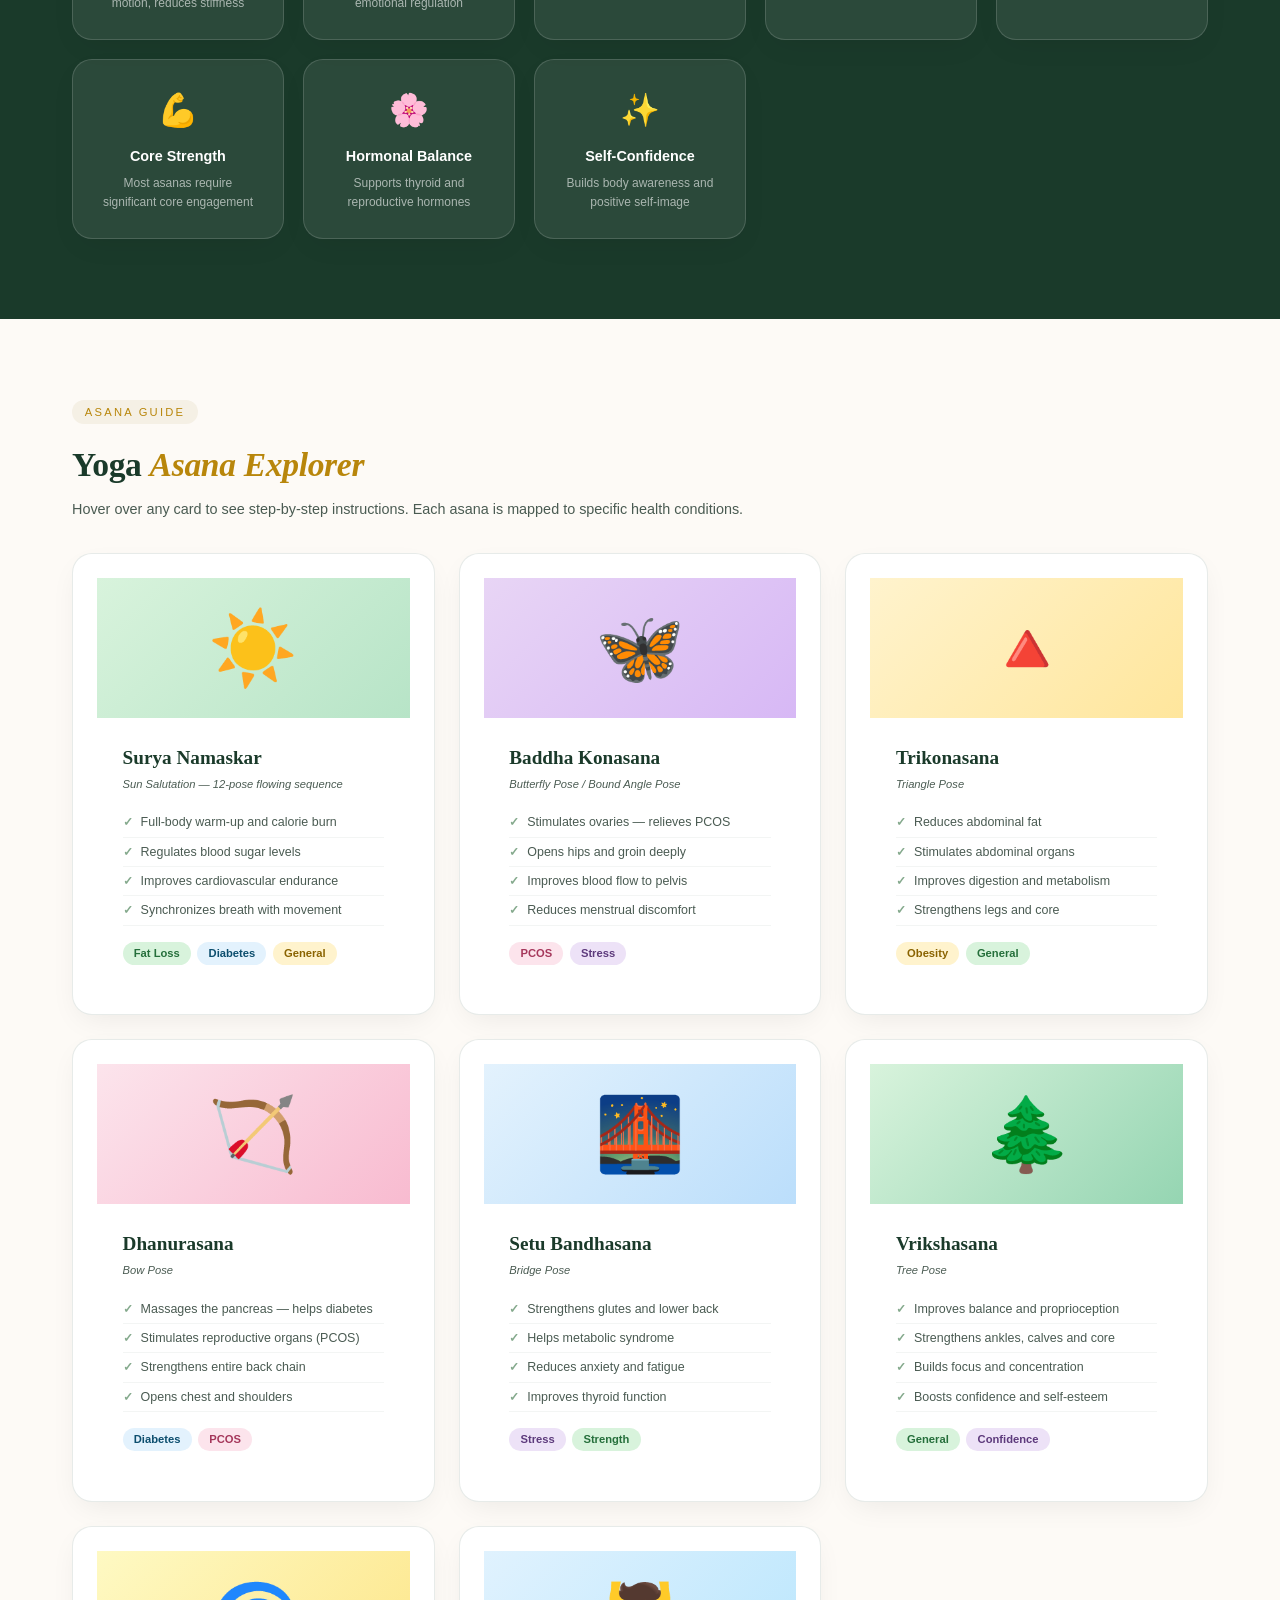
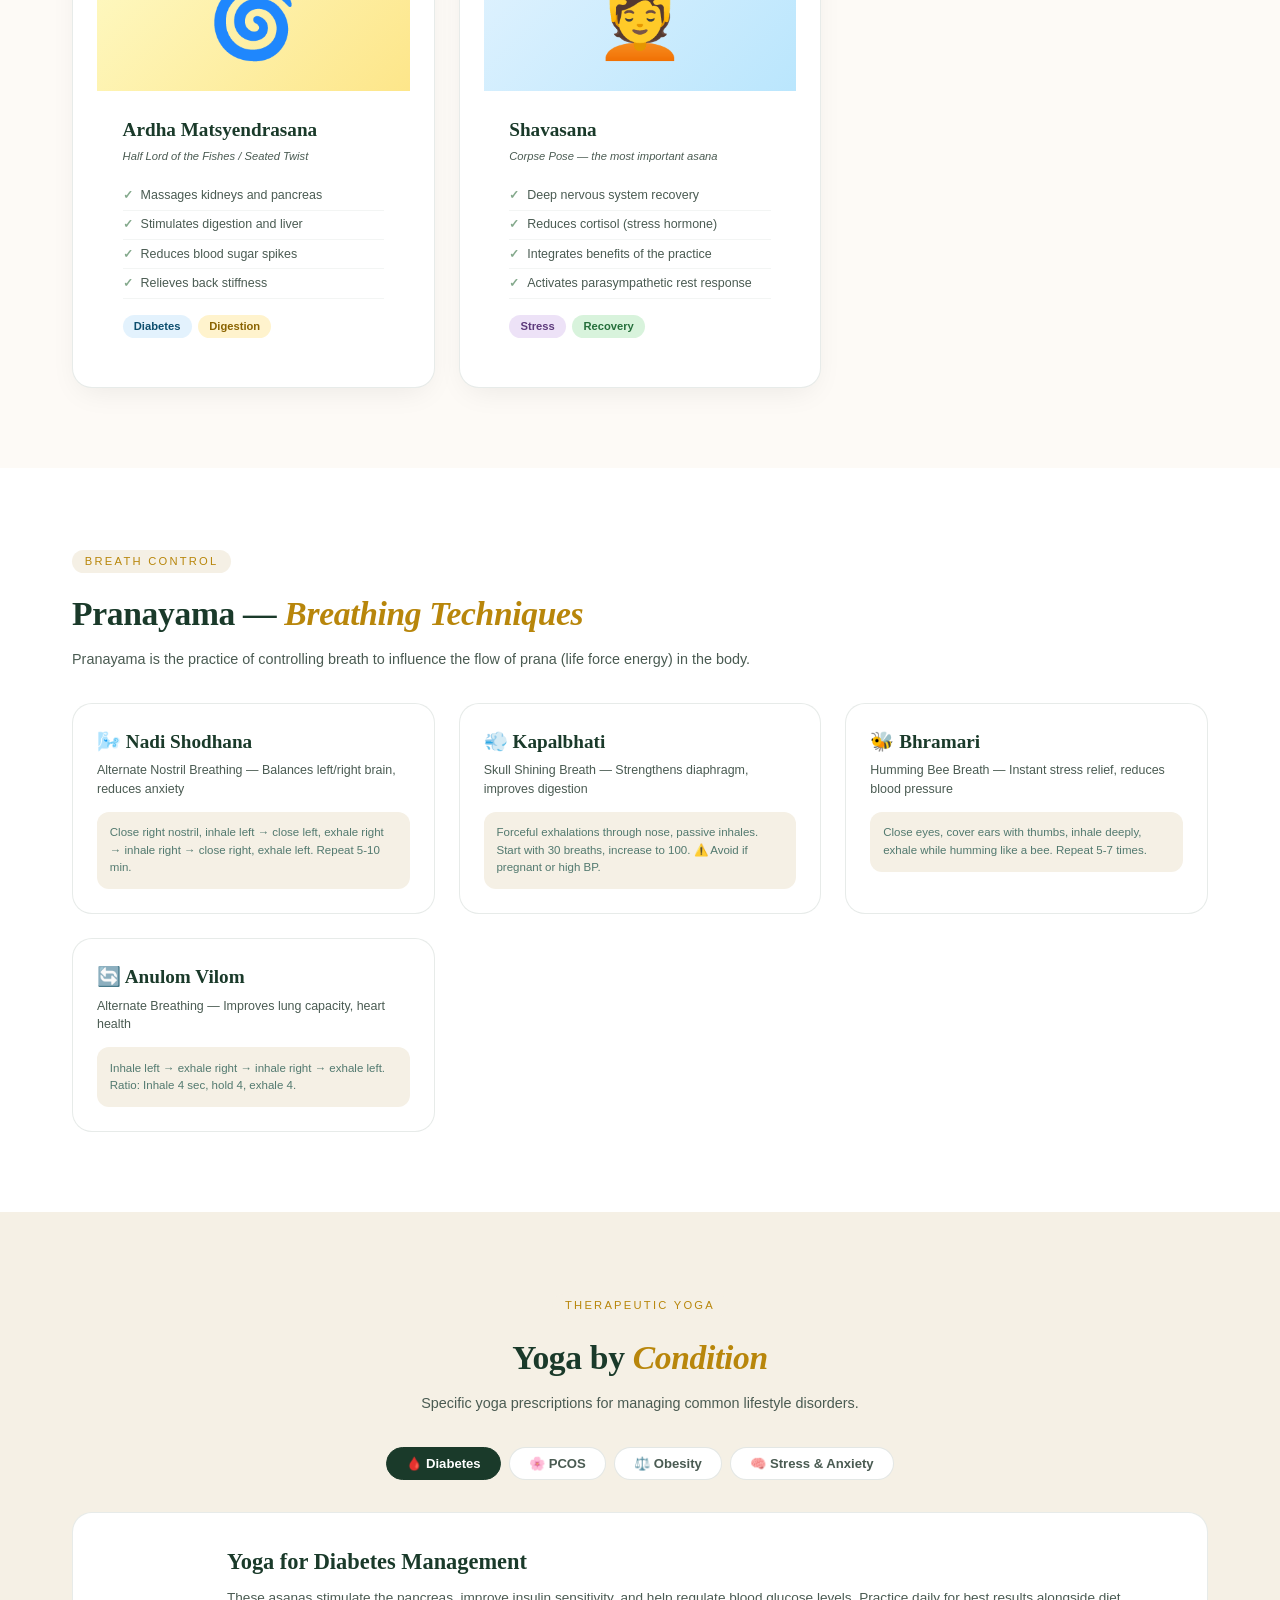
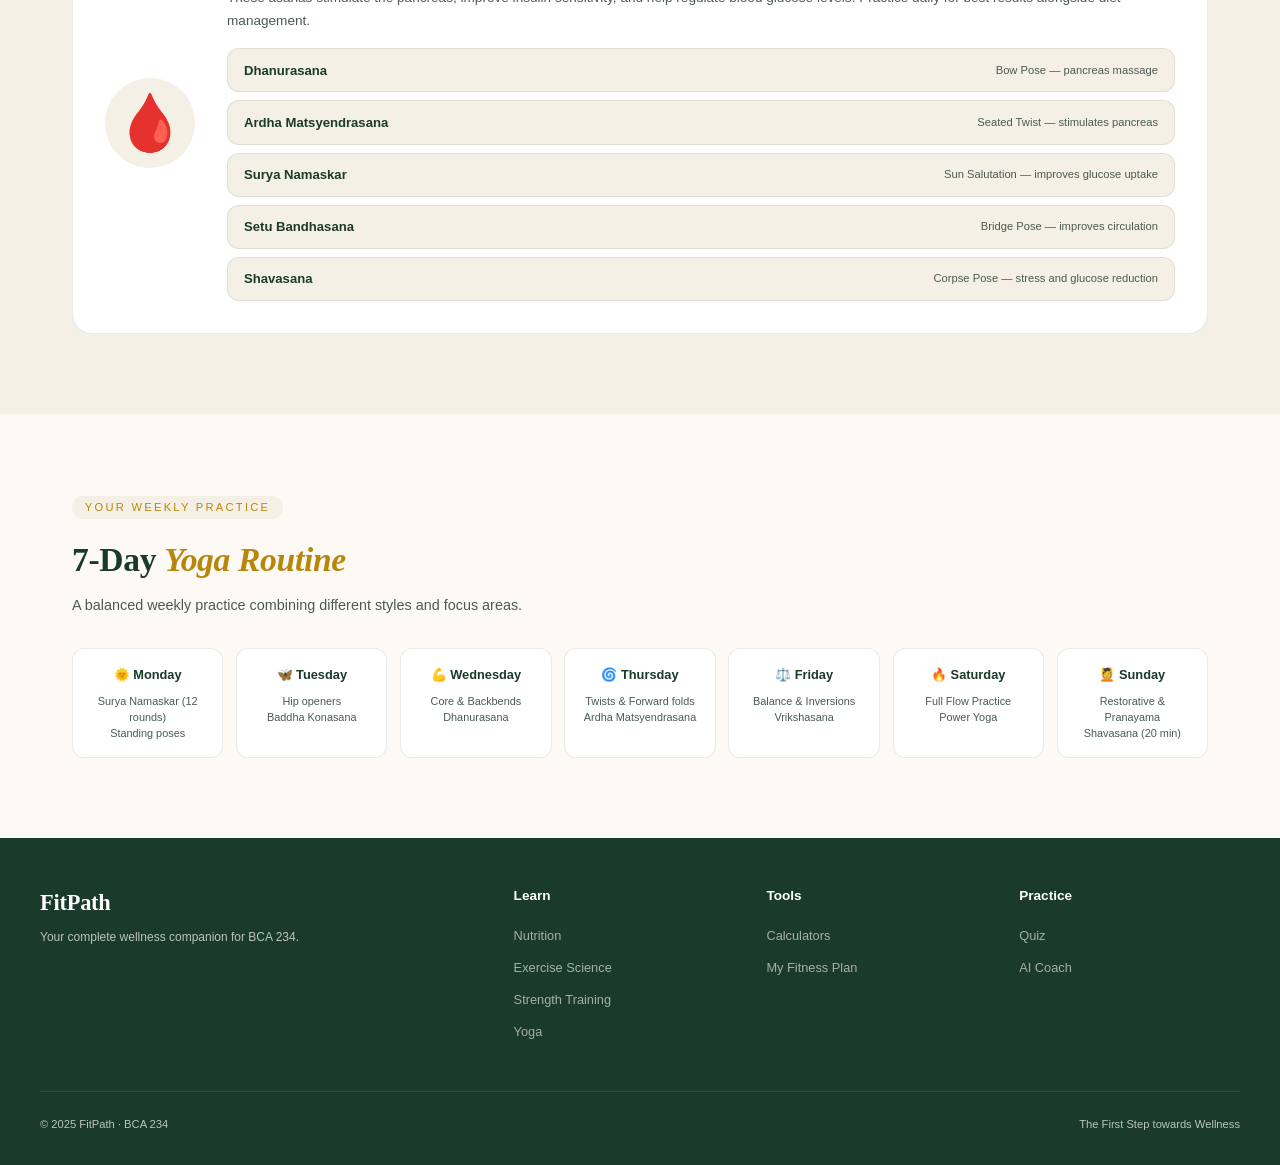
<file: yoga.html>
<!DOCTYPE html>
<html lang="en">
<head>
<meta charset="UTF-8"><meta name="viewport" content="width=device-width,initial-scale=1.0">
<title>Yoga — FitPath</title>
<link rel="stylesheet" href="style.css">
<style>
.yoga-hero{background:linear-gradient(135deg,#3d1a5f 0%,#5b2d8e 60%,#7c3aed 100%);}
.asana-grid{display:grid;grid-template-columns:repeat(auto-fill,minmax(300px,1fr));gap:1.5rem;}
.asana-card{background:white;border:1px solid rgba(26,58,42,0.1);border-radius:var(--radius);overflow:hidden;transition:all 0.3s;}
.asana-card:hover{transform:translateY(-5px);box-shadow:var(--shadow-lg);}
.asana-visual{height:140px;display:flex;align-items:center;justify-content:center;font-size:4.5rem;background:var(--parchment);}
.asana-body{padding:1.6rem;}
.asana-name{font-family:'Cormorant Garamond',serif;font-size:1.2rem;color:var(--forest);font-weight:700;margin-bottom:0.2rem;}
.asana-sanskrit{font-size:0.7rem;color:var(--muted);font-style:italic;margin-bottom:1rem;}
.asana-benefits{list-style:none;margin-bottom:1rem;}
.asana-benefits li{font-size:0.78rem;color:var(--muted);padding:0.3rem 0;border-bottom:1px solid rgba(26,58,42,0.05);display:flex;gap:0.5rem;}
.asana-benefits li::before{content:'✓';color:var(--mint);font-weight:700;}
.asana-tags{display:flex;flex-wrap:wrap;gap:0.4rem;}
.asana-steps{background:var(--parchment);border-radius:var(--radius-sm);padding:1rem;margin-top:1rem;display:none;}
.asana-card:hover .asana-steps{display:block;}
.asana-steps-title{font-size:0.7rem;font-weight:700;color:var(--forest);text-transform:uppercase;letter-spacing:0.06em;margin-bottom:0.5rem;}
.asana-steps ol{padding-left:1.2rem;}
.asana-steps li{font-size:0.72rem;color:var(--muted);margin:0.25rem 0;}

.benefits-section{background:var(--forest);}
.benefits-grid{display:grid;grid-template-columns:repeat(auto-fill,minmax(200px,1fr));gap:1.2rem;}
.benefit-card{background:rgba(255,255,255,0.08);border:1px solid rgba(255,255,255,0.15);border-radius:var(--radius);padding:1.6rem;text-align:center;}
.benefit-icon{font-size:2rem;margin-bottom:0.75rem;}
.benefit-name{font-weight:700;color:white;font-size:0.9rem;margin-bottom:0.4rem;}
.benefit-desc{font-size:0.75rem;color:rgba(255,255,255,0.6);line-height:1.6;}

.prana-grid{display:grid;grid-template-columns:repeat(auto-fill,minmax(280px,1fr));gap:1.5rem;margin-top:1.5rem;}
.prana-card{background:white;border:1px solid rgba(26,58,42,0.1);border-radius:var(--radius);padding:1.5rem;transition:all 0.3s;}
.prana-card:hover{transform:translateY(-3px);box-shadow:var(--shadow);}
.prana-name{font-family:'Cormorant Garamond',serif;font-size:1.2rem;color:var(--forest);font-weight:700;margin-bottom:0.3rem;}
.prana-desc{font-size:0.78rem;color:var(--muted);margin-bottom:0.8rem;}
.prana-steps{font-size:0.72rem;color:var(--sage);background:var(--parchment);padding:0.8rem;border-radius:var(--radius-sm);}

.condition-tabs{display:flex;gap:0.5rem;flex-wrap:wrap;margin-bottom:2rem;justify-content:center;}
.ctab{background:white;border:1.5px solid rgba(26,58,42,0.12);color:var(--muted);padding:0.5rem 1.2rem;border-radius:50px;font-size:0.82rem;font-weight:600;cursor:pointer;transition:all 0.2s;font-family:'Outfit',sans-serif;}
.ctab:hover,.ctab.active{background:var(--forest);color:white;border-color:var(--forest);}
.condition-panel{display:none;background:white;border:1px solid rgba(26,58,42,0.1);border-radius:var(--radius);padding:2rem;}
.condition-panel.active{display:grid;grid-template-columns:auto 1fr;gap:2rem;align-items:center;}
.cond-icon{font-size:3.5rem;text-align:center;background:var(--parchment);border-radius:50%;width:90px;height:90px;display:flex;align-items:center;justify-content:center;margin:0 auto;}
.cond-title{font-family:'Cormorant Garamond',serif;font-size:1.4rem;color:var(--forest);font-weight:700;margin-bottom:0.5rem;}
.cond-desc{font-size:0.85rem;color:var(--muted);line-height:1.7;margin-bottom:1rem;}
.cond-asanas{list-style:none;display:flex;flex-direction:column;gap:0.5rem;}
.cond-asana{background:var(--parchment);border:1px solid rgba(26,58,42,0.1);border-radius:var(--radius-sm);padding:0.7rem 1rem;display:flex;justify-content:space-between;align-items:center;font-size:0.82rem;font-weight:600;color:var(--forest);}
.cond-asana-eng{font-size:0.7rem;color:var(--muted);font-weight:400;}

.routine-section{background:var(--cream);}
.routine-grid{display:grid;grid-template-columns:repeat(7,1fr);gap:0.8rem;margin-top:1.5rem;}
.routine-day{background:white;border:1px solid rgba(26,58,42,0.1);border-radius:var(--radius-sm);padding:1rem;text-align:center;}
.routine-day-name{font-weight:700;color:var(--forest);font-size:0.8rem;margin-bottom:0.5rem;}
.routine-day-poses{font-size:0.68rem;color:var(--muted);line-height:1.5;}

@media(max-width:900px){
  .condition-panel.active{grid-template-columns:1fr;text-align:center;}
  .routine-grid{grid-template-columns:repeat(2,1fr);}
  .cond-asana{flex-direction:column;text-align:center;gap:0.3rem;}
}
</style>
</head>
<body>
<nav>
  <a href="index.html" class="nav-logo">Fit<span>Path</span></a>
  
  <!-- LEARNING CONTENT HYPERLINKS -->
  <div class="dynamic-nav-links">
    <a href="nutrition.html"> Nutrition</a>
    <a href="exercise.html"> Exercise</a>
    <a href="strength.html"> Strength</a>
    <a href="yoga.html"> Yoga</a>
  </div>
  
  <ul class="nav-links">
    <li><a href="index.html">Home</a></li>
    <li><a href="hub.html">Hub</a></li>
  </ul>
  <a href="myplan.html" class="nav-cta">Get My Plan →</a>
  <button class="hamburger" id="hamburger"><span></span><span></span><span></span></button>
</nav>
<div class="mobile-menu" id="mobile-menu">
  <a href="index.html">🏠 Home</a>
  <a href="hub.html">🎯 Hub</a>
  <a href="dashboard.html">📊 Progress</a>
  <a href="myplan.html">⚡ My Plan</a>
  <a href="nutrition.html">🥗 Nutrition</a>
  <a href="exercise.html">🏃 Exercise</a>
  <a href="strength.html">💪 Strength</a>
  <a href="yoga.html">🧘 Yoga</a>
  <a href="calculators.html">🧮 Calculators</a>
  <a href="quiz.html">📝 Quiz</a>
  <a href="coach.html">🤖 AI Coach</a>
  <a href="meditation.html">🧘 Meditation</a>
  <a href="timer.html">⏱️ Timer</a>
</div>

<div class="breadcrumb"><div class="breadcrumb-inner"><a href="index.html">Home</a><span>›</span><span>Yoga</span></div></div>

<div class="yoga-hero">
  <div class="page-hero" style="margin-top:0;background:none;">
    <div class="page-hero-inner">
      <div>
        <div class="hero-eyebrow">Mind, Body & Soul</div>
        <h1>Yoga &<br><em>Mindful Wellness</em></h1>
        <p>Yoga is more than flexibility — it is the union of breath, movement, and awareness. Discover how ancient practices address modern health challenges like diabetes, PCOS, and stress.</p>
        <div class="hero-pill-row">
          <span class="hero-pill">12+ Asanas</span><span class="hero-pill">PCOS Relief</span><span class="hero-pill">Diabetes Management</span><span class="hero-pill">Stress Reduction</span>
        </div>
      </div>
      <div class="hero-card">
        <div class="hero-card-stat"><span class="stat-num">12+</span><span class="stat-label">&nbsp;Asanas Covered</span></div>
        <div class="hero-card-stat"><span class="stat-num">4</span><span class="stat-label">&nbsp;Conditions Addressed</span></div>
        <div class="hero-card-stat"><span class="stat-num">∞</span><span class="stat-label">&nbsp;Mental Benefits</span></div>
      </div>
    </div>
  </div>
</div>

<!-- WHY YOGA -->
<section style="background:white;">
  <div class="container">
    <div class="two-col">
      <div>
        <span class="eyebrow">The Ancient Science</span>
        <h2 class="section-title">Why <em>Yoga?</em></h2>
        <div class="divider"></div>
        <p style="color:var(--muted);line-height:1.8;font-size:0.95rem;margin-bottom:1.2rem;">Yoga is an ancient Indian discipline that combines physical postures (asanas), breath control (pranayama), and meditation to promote physical, mental, and spiritual well-being. It originated over 5,000 years ago in ancient India.</p>
        <p style="color:var(--muted);line-height:1.8;font-size:0.95rem;margin-bottom:1.5rem;">Modern science validates what ancient practitioners always knew: regular yoga practice reduces cortisol, improves insulin sensitivity, lowers blood pressure, reduces anxiety, and increases mindfulness — making it one of the most complete health interventions available.</p>
        <div class="quote-block"><div class="quote-text">"Yoga is not about touching your toes. It is about what you learn on the way down."</div><div class="quote-author">— Jigar Gor</div></div>
      </div>
      <div class="accordion">
        <div class="accordion-item"><button class="accordion-btn">Is yoga suitable for complete beginners? <span class="accordion-arrow">▼</span></button><div class="accordion-body">Absolutely. Yoga is infinitely scalable. Every asana has modifications for different flexibility and strength levels. Start with 15–20 minutes daily of beginner-friendly poses like Sukhasana (easy pose), Balasana (child's pose), and Tadasana (mountain pose). Consistency matters far more than intensity.</div></div>
        <div class="accordion-item"><button class="accordion-btn">How does yoga help with PCOS? <span class="accordion-arrow">▼</span></button><div class="accordion-body">PCOS is strongly linked to insulin resistance and elevated cortisol (stress hormone). Yoga addresses both. Specific asanas like Baddha Konasana stimulate the ovaries and improve blood flow to reproductive organs. Pranayama reduces cortisol. Regular yoga practice (3–4x/week) has been shown to reduce testosterone levels and improve menstrual regularity in PCOS.</div></div>
        <div class="accordion-item"><button class="accordion-btn">Can yoga replace exercise for weight loss? <span class="accordion-arrow">▼</span></button><div class="accordion-body">Yoga burns fewer calories than cardio or strength training, so it's not ideal as the only weight loss tool. However, dynamic styles like Power Yoga and Ashtanga do burn significant calories. Yoga's true weight-loss superpower is stress reduction — high cortisol promotes fat storage, especially around the abdomen. Yoga + diet + moderate cardio is an excellent combination.</div></div>
        <div class="accordion-item"><button class="accordion-btn">Best time of day to practice yoga? <span class="accordion-arrow">▼</span></button><div class="accordion-body">Morning practice (Brahma Muhurta — before sunrise) is traditionally recommended. The mind is quiet, digestion is complete, and energizing asanas set a positive tone for the day. Evening yoga (restorative poses, yin) is excellent for stress relief and sleep. The best time is simply whenever you can practice consistently.</div></div>
      </div>
    </div>
  </div>
</section>

<!-- YOGA BENEFITS -->
<section class="benefits-section">
  <div class="container">
    <div class="section-header">
      <span class="eyebrow" style="background:rgba(255,255,255,0.15);color:white;">Science-Backed</span>
      <h2 class="section-title" style="color:white;">Benefits of <em>Yoga</em></h2>
      <p class="section-sub" style="color:rgba(255,255,255,0.65);">Clinically proven benefits that extend far beyond physical flexibility.</p>
    </div>
    <div class="benefits-grid">
      <div class="benefit-card"><div class="benefit-icon">🧘</div><div class="benefit-name">Flexibility</div><div class="benefit-desc">Lengthens muscles, improves joint range of motion, reduces stiffness</div></div>
      <div class="benefit-card"><div class="benefit-icon">🧠</div><div class="benefit-name">Mental Clarity</div><div class="benefit-desc">Reduces anxiety, depression, improves focus and emotional regulation</div></div>
      <div class="benefit-card"><div class="benefit-icon">❤️</div><div class="benefit-name">Heart Health</div><div class="benefit-desc">Lowers blood pressure, reduces resting heart rate</div></div>
      <div class="benefit-card"><div class="benefit-icon">😴</div><div class="benefit-name">Better Sleep</div><div class="benefit-desc">Reduces cortisol, activates parasympathetic system</div></div>
      <div class="benefit-card"><div class="benefit-icon">🩸</div><div class="benefit-name">Blood Sugar</div><div class="benefit-desc">Improves insulin sensitivity in diabetics</div></div>
      <div class="benefit-card"><div class="benefit-icon">💪</div><div class="benefit-name">Core Strength</div><div class="benefit-desc">Most asanas require significant core engagement</div></div>
      <div class="benefit-card"><div class="benefit-icon">🌸</div><div class="benefit-name">Hormonal Balance</div><div class="benefit-desc">Supports thyroid and reproductive hormones</div></div>
      <div class="benefit-card"><div class="benefit-icon">✨</div><div class="benefit-name">Self-Confidence</div><div class="benefit-desc">Builds body awareness and positive self-image</div></div>
    </div>
  </div>
</section>

<!-- ASANA EXPLORER -->
<section style="background:var(--cream);">
  <div class="container">
    <div class="section-header">
      <span class="eyebrow">Asana Guide</span>
      <h2 class="section-title">Yoga <em>Asana Explorer</em></h2>
      <p class="section-sub">Hover over any card to see step-by-step instructions. Each asana is mapped to specific health conditions.</p>
    </div>
    <div class="asana-grid">
      <div class="asana-card">
        <div class="asana-visual" style="background:linear-gradient(135deg,#d8f3dc,#b7e4c7);">☀️</div>
        <div class="asana-body">
          <div class="asana-name">Surya Namaskar</div>
          <div class="asana-sanskrit">Sun Salutation — 12-pose flowing sequence</div>
          <ul class="asana-benefits"><li>Full-body warm-up and calorie burn</li><li>Regulates blood sugar levels</li><li>Improves cardiovascular endurance</li><li>Synchronizes breath with movement</li></ul>
          <div class="asana-tags"><span class="pill pill-green">Fat Loss</span><span class="pill pill-blue">Diabetes</span><span class="pill pill-gold">General</span></div>
          <div class="asana-steps"><div class="asana-steps-title">How to do it</div><ol><li>Stand tall in Tadasana, feet together</li><li>Inhale, raise arms overhead (Hasta Uttanasana)</li><li>Exhale, fold forward (Uttanasana)</li><li>Step back to plank, lower to Chaturanga</li><li>Inhale into Upward Dog, exhale to Downward Dog</li><li>Step forward, rise back up — repeat 5–12 rounds</li></ol></div>
        </div>
      </div>
      <div class="asana-card">
        <div class="asana-visual" style="background:linear-gradient(135deg,#e8d5f5,#d7b8f5);">🦋</div>
        <div class="asana-body">
          <div class="asana-name">Baddha Konasana</div>
          <div class="asana-sanskrit">Butterfly Pose / Bound Angle Pose</div>
          <ul class="asana-benefits"><li>Stimulates ovaries — relieves PCOS</li><li>Opens hips and groin deeply</li><li>Improves blood flow to pelvis</li><li>Reduces menstrual discomfort</li></ul>
          <div class="asana-tags"><span class="pill pill-pink">PCOS</span><span class="pill pill-purple">Stress</span></div>
          <div class="asana-steps"><div class="asana-steps-title">How to do it</div><ol><li>Sit on the floor, spine tall</li><li>Bring soles of feet together, knees out</li><li>Hold feet with both hands</li><li>Gently press knees toward the floor</li><li>Flutter knees like butterfly wings (optional)</li><li>Hold for 2–5 minutes, breathe deeply</li></ol></div>
        </div>
      </div>
      <div class="asana-card">
        <div class="asana-visual" style="background:linear-gradient(135deg,#fff3cd,#ffe69c);">🔺</div>
        <div class="asana-body">
          <div class="asana-name">Trikonasana</div>
          <div class="asana-sanskrit">Triangle Pose</div>
          <ul class="asana-benefits"><li>Reduces abdominal fat</li><li>Stimulates abdominal organs</li><li>Improves digestion and metabolism</li><li>Strengthens legs and core</li></ul>
          <div class="asana-tags"><span class="pill pill-gold">Obesity</span><span class="pill pill-green">General</span></div>
          <div class="asana-steps"><div class="asana-steps-title">How to do it</div><ol><li>Stand wide — feet 3–4 feet apart</li><li>Turn right foot out 90°, left foot slightly in</li><li>Extend arms parallel to floor</li><li>Reach right hand to right shin or floor</li><li>Left arm reaches straight up</li><li>Hold 30–60 seconds, repeat both sides</li></ol></div>
        </div>
      </div>
      <div class="asana-card">
        <div class="asana-visual" style="background:linear-gradient(135deg,#fce4ec,#f8bbd0);">🏹</div>
        <div class="asana-body">
          <div class="asana-name">Dhanurasana</div>
          <div class="asana-sanskrit">Bow Pose</div>
          <ul class="asana-benefits"><li>Massages the pancreas — helps diabetes</li><li>Stimulates reproductive organs (PCOS)</li><li>Strengthens entire back chain</li><li>Opens chest and shoulders</li></ul>
          <div class="asana-tags"><span class="pill pill-blue">Diabetes</span><span class="pill pill-pink">PCOS</span></div>
          <div class="asana-steps"><div class="asana-steps-title">How to do it</div><ol><li>Lie face down, arms at sides</li><li>Bend knees, reach back to hold ankles</li><li>Inhale — lift chest and thighs off the ground</li><li>Body forms a bow shape, weight on abdomen</li><li>Look forward, breathe steadily</li><li>Hold 20–30 seconds, release slowly</li></ol></div>
        </div>
      </div>
      <div class="asana-card">
        <div class="asana-visual" style="background:linear-gradient(135deg,#e3f2fd,#bbdefb);">🌉</div>
        <div class="asana-body">
          <div class="asana-name">Setu Bandhasana</div>
          <div class="asana-sanskrit">Bridge Pose</div>
          <ul class="asana-benefits"><li>Strengthens glutes and lower back</li><li>Helps metabolic syndrome</li><li>Reduces anxiety and fatigue</li><li>Improves thyroid function</li></ul>
          <div class="asana-tags"><span class="pill pill-purple">Stress</span><span class="pill pill-green">Strength</span></div>
          <div class="asana-steps"><div class="asana-steps-title">How to do it</div><ol><li>Lie on back, knees bent, feet flat, hip-width</li><li>Arms beside body, palms down</li><li>Inhale — press feet into floor, lift hips</li><li>Squeeze glutes, hold the bridge position</li><li>Optionally clasp hands under back</li><li>Hold 30–60 seconds, lower slowly</li></ol></div>
        </div>
      </div>
      <div class="asana-card">
        <div class="asana-visual" style="background:linear-gradient(135deg,#d8f3dc,#95d5b2);">🌲</div>
        <div class="asana-body">
          <div class="asana-name">Vrikshasana</div>
          <div class="asana-sanskrit">Tree Pose</div>
          <ul class="asana-benefits"><li>Improves balance and proprioception</li><li>Strengthens ankles, calves and core</li><li>Builds focus and concentration</li><li>Boosts confidence and self-esteem</li></ul>
          <div class="asana-tags"><span class="pill pill-green">General</span><span class="pill pill-purple">Confidence</span></div>
          <div class="asana-steps"><div class="asana-steps-title">How to do it</div><ol><li>Stand in Tadasana (mountain pose)</li><li>Shift weight to left foot</li><li>Place right foot on inner left thigh (not knee)</li><li>Bring palms together at chest (Namaste)</li><li>Find a focal point — gaze steadily</li><li>Hold 30–60 seconds, switch sides</li></ol></div>
        </div>
      </div>
      <div class="asana-card">
        <div class="asana-visual" style="background:linear-gradient(135deg,#fef9c3,#fde68a);">🌀</div>
        <div class="asana-body">
          <div class="asana-name">Ardha Matsyendrasana</div>
          <div class="asana-sanskrit">Half Lord of the Fishes / Seated Twist</div>
          <ul class="asana-benefits"><li>Massages kidneys and pancreas</li><li>Stimulates digestion and liver</li><li>Reduces blood sugar spikes</li><li>Relieves back stiffness</li></ul>
          <div class="asana-tags"><span class="pill pill-blue">Diabetes</span><span class="pill pill-gold">Digestion</span></div>
          <div class="asana-steps"><div class="asana-steps-title">How to do it</div><ol><li>Sit with legs extended</li><li>Bend right knee, place foot outside left thigh</li><li>Inhale — sit tall, lengthen spine</li><li>Exhale — twist right, left elbow outside right knee</li><li>Right hand on floor behind you for support</li><li>Hold 30–60 seconds, switch sides</li></ol></div>
        </div>
      </div>
      <div class="asana-card">
        <div class="asana-visual" style="background:linear-gradient(135deg,#e0f2fe,#bae6fd);">💆</div>
        <div class="asana-body">
          <div class="asana-name">Shavasana</div>
          <div class="asana-sanskrit">Corpse Pose — the most important asana</div>
          <ul class="asana-benefits"><li>Deep nervous system recovery</li><li>Reduces cortisol (stress hormone)</li><li>Integrates benefits of the practice</li><li>Activates parasympathetic rest response</li></ul>
          <div class="asana-tags"><span class="pill pill-purple">Stress</span><span class="pill pill-green">Recovery</span></div>
          <div class="asana-steps"><div class="asana-steps-title">How to do it</div><ol><li>Lie flat on your back, arms at sides</li><li>Feet fall open naturally, palms face up</li><li>Close eyes, relax every muscle completely</li><li>Release control of breath — let it be natural</li><li>Scan from toes to head, consciously releasing tension</li><li>Stay 5–20 minutes — this is not sleeping, it's conscious relaxation</li></ol></div>
        </div>
      </div>
    </div>
  </div>
</section>

<!-- PRANAYAMA SECTION -->
<section style="background:white;">
  <div class="container">
    <div class="section-header">
      <span class="eyebrow">Breath Control</span>
      <h2 class="section-title">Pranayama — <em>Breathing Techniques</em></h2>
      <p class="section-sub">Pranayama is the practice of controlling breath to influence the flow of prana (life force energy) in the body.</p>
    </div>
    <div class="prana-grid">
      <div class="prana-card"><div class="prana-name">🌬️ Nadi Shodhana</div><div class="prana-desc">Alternate Nostril Breathing — Balances left/right brain, reduces anxiety</div><div class="prana-steps">Close right nostril, inhale left → close left, exhale right → inhale right → close right, exhale left. Repeat 5-10 min.</div></div>
      <div class="prana-card"><div class="prana-name">💨 Kapalbhati</div><div class="prana-desc">Skull Shining Breath — Strengthens diaphragm, improves digestion</div><div class="prana-steps">Forceful exhalations through nose, passive inhales. Start with 30 breaths, increase to 100. ⚠️ Avoid if pregnant or high BP.</div></div>
      <div class="prana-card"><div class="prana-name">🐝 Bhramari</div><div class="prana-desc">Humming Bee Breath — Instant stress relief, reduces blood pressure</div><div class="prana-steps">Close eyes, cover ears with thumbs, inhale deeply, exhale while humming like a bee. Repeat 5-7 times.</div></div>
      <div class="prana-card"><div class="prana-name">🔄 Anulom Vilom</div><div class="prana-desc">Alternate Breathing — Improves lung capacity, heart health</div><div class="prana-steps">Inhale left → exhale right → inhale right → exhale left. Ratio: Inhale 4 sec, hold 4, exhale 4.</div></div>
    </div>
  </div>
</section>

<!-- YOGA BY CONDITION -->
<section style="background:var(--parchment);">
  <div class="container">
    <div class="section-header" style="text-align:center;">
      <span class="eyebrow">Therapeutic Yoga</span>
      <h2 class="section-title">Yoga by <em>Condition</em></h2>
      <p class="section-sub" style="margin-left:auto;margin-right:auto;">Specific yoga prescriptions for managing common lifestyle disorders.</p>
    </div>
    <div class="condition-tabs">
      <button class="ctab active" onclick="showCondition('diabetes',this)">🩸 Diabetes</button>
      <button class="ctab" onclick="showCondition('pcos',this)">🌸 PCOS</button>
      <button class="ctab" onclick="showCondition('obesity',this)">⚖️ Obesity</button>
      <button class="ctab" onclick="showCondition('stress',this)">🧠 Stress & Anxiety</button>
    </div>
    <div id="cond-diabetes" class="condition-panel active">
      <div style="text-align:center;"><div class="cond-icon">🩸</div></div>
      <div>
        <div class="cond-title">Yoga for Diabetes Management</div>
        <div class="cond-desc">These asanas stimulate the pancreas, improve insulin sensitivity, and help regulate blood glucose levels. Practice daily for best results alongside diet management.</div>
        <div class="cond-asanas">
          <div class="cond-asana">Dhanurasana <span class="cond-asana-eng">Bow Pose — pancreas massage</span></div>
          <div class="cond-asana">Ardha Matsyendrasana <span class="cond-asana-eng">Seated Twist — stimulates pancreas</span></div>
          <div class="cond-asana">Surya Namaskar <span class="cond-asana-eng">Sun Salutation — improves glucose uptake</span></div>
          <div class="cond-asana">Setu Bandhasana <span class="cond-asana-eng">Bridge Pose — improves circulation</span></div>
          <div class="cond-asana">Shavasana <span class="cond-asana-eng">Corpse Pose — stress and glucose reduction</span></div>
        </div>
      </div>
    </div>
    <div id="cond-pcos" class="condition-panel">
      <div style="text-align:center;"><div class="cond-icon">🌸</div></div>
      <div>
        <div class="cond-title">Yoga for PCOS Relief</div>
        <div class="cond-desc">These asanas target the reproductive system, reduce androgens, improve blood flow to the pelvis, and lower stress hormones — all key factors in managing PCOS naturally.</div>
        <div class="cond-asanas">
          <div class="cond-asana">Baddha Konasana <span class="cond-asana-eng">Butterfly Pose — ovarian stimulation</span></div>
          <div class="cond-asana">Dhanurasana <span class="cond-asana-eng">Bow Pose — hormonal regulation</span></div>
          <div class="cond-asana">Setu Bandhasana <span class="cond-asana-eng">Bridge Pose — pelvic floor strength</span></div>
          <div class="cond-asana">Surya Namaskar <span class="cond-asana-eng">Sun Salutation — insulin sensitivity</span></div>
          <div class="cond-asana">Shavasana <span class="cond-asana-eng">Corpse Pose — cortisol reduction</span></div>
        </div>
      </div>
    </div>
    <div id="cond-obesity" class="condition-panel">
      <div style="text-align:center;"><div class="cond-icon">⚖️</div></div>
      <div>
        <div class="cond-title">Yoga for Weight Management</div>
        <div class="cond-desc">Dynamic yoga styles burn calories, build lean muscle, and — crucially — reduce emotional eating by managing stress and improving mindfulness around food choices.</div>
        <div class="cond-asanas">
          <div class="cond-asana">Surya Namaskar <span class="cond-asana-eng">Sun Salutation — primary calorie burner</span></div>
          <div class="cond-asana">Trikonasana <span class="cond-asana-eng">Triangle Pose — abdominal fat reduction</span></div>
          <div class="cond-asana">Virabhadrasana <span class="cond-asana-eng">Warrior Pose — full body strength</span></div>
          <div class="cond-asana">Navasana <span class="cond-asana-eng">Boat Pose — core and metabolism</span></div>
          <div class="cond-asana">Ustrasana <span class="cond-asana-eng">Camel Pose — stretches abdomen</span></div>
        </div>
      </div>
    </div>
    <div id="cond-stress" class="condition-panel">
      <div style="text-align:center;"><div class="cond-icon">🧠</div></div>
      <div>
        <div class="cond-title">Yoga for Stress & Mental Wellness</div>
        <div class="cond-desc">These restorative asanas activate the parasympathetic nervous system — the "rest and digest" mode — reducing cortisol, slowing heart rate, and calming the mind.</div>
        <div class="cond-asanas">
          <div class="cond-asana">Shavasana <span class="cond-asana-eng">Corpse Pose — deep nervous system rest</span></div>
          <div class="cond-asana">Balasana <span class="cond-asana-eng">Child's Pose — instant calming effect</span></div>
          <div class="cond-asana">Vrikshasana <span class="cond-asana-eng">Tree Pose — builds focus and calm</span></div>
          <div class="cond-asana">Viparita Karani <span class="cond-asana-eng">Legs-Up-Wall — reduces anxiety fast</span></div>
          <div class="cond-asana">Setu Bandhasana <span class="cond-asana-eng">Bridge Pose — opens heart, reduces anxiety</span></div>
        </div>
      </div>
    </div>
  </div>
</section>

<!-- DAILY ROUTINE -->
<section class="routine-section">
  <div class="container">
    <div class="section-header">
      <span class="eyebrow">Your Weekly Practice</span>
      <h2 class="section-title">7-Day <em>Yoga Routine</em></h2>
      <p class="section-sub">A balanced weekly practice combining different styles and focus areas.</p>
    </div>
    <div class="routine-grid">
      <div class="routine-day"><div class="routine-day-name">🌞 Monday</div><div class="routine-day-poses">Surya Namaskar (12 rounds)<br>Standing poses</div></div>
      <div class="routine-day"><div class="routine-day-name">🦋 Tuesday</div><div class="routine-day-poses">Hip openers<br>Baddha Konasana</div></div>
      <div class="routine-day"><div class="routine-day-name">💪 Wednesday</div><div class="routine-day-poses">Core & Backbends<br>Dhanurasana</div></div>
      <div class="routine-day"><div class="routine-day-name">🌀 Thursday</div><div class="routine-day-poses">Twists & Forward folds<br>Ardha Matsyendrasana</div></div>
      <div class="routine-day"><div class="routine-day-name">⚖️ Friday</div><div class="routine-day-poses">Balance & Inversions<br>Vrikshasana</div></div>
      <div class="routine-day"><div class="routine-day-name">🔥 Saturday</div><div class="routine-day-poses">Full Flow Practice<br>Power Yoga</div></div>
      <div class="routine-day"><div class="routine-day-name">💆 Sunday</div><div class="routine-day-poses">Restorative & Pranayama<br>Shavasana (20 min)</div></div>
    </div>
  </div>
</section>

<footer>
  <div class="footer-inner">
    <div class="footer-top">
      <div><div class="footer-logo">FitPath</div><div class="footer-tagline">Your complete wellness companion for BCA 234.</div></div>
      <div><div class="footer-col-title">Learn</div><ul class="footer-links-list"><li><a href="nutrition.html">Nutrition</a></li><li><a href="exercise.html">Exercise Science</a></li><li><a href="strength.html">Strength Training</a></li><li><a href="yoga.html">Yoga</a></li></ul></div>
      <div><div class="footer-col-title">Tools</div><ul class="footer-links-list"><li><a href="calculators.html">Calculators</a></li><li><a href="myplan.html">My Fitness Plan</a></li></ul></div>
      <div><div class="footer-col-title">Practice</div><ul class="footer-links-list"><li><a href="quiz.html">Quiz</a></li><li><a href="coach.html">AI Coach</a></li></ul></div>
    </div>
        <div class="footer-bottom"><p>© 2025 FitPath · BCA 234</p> <p>The First Step towards Wellness</p></div>

  </div>
</footer>
<script src="shared.js"></script>
<script>
function showCondition(id, btn) {
  document.querySelectorAll('.condition-panel').forEach(p => p.classList.remove('active'));
  document.querySelectorAll('.ctab').forEach(b => b.classList.remove('active'));
  document.getElementById('cond-' + id).classList.add('active');
  btn.classList.add('active');
}
</script>
</body>
</html>
</file>
<file: style.css>
/* style.css — FitPath Global Styles (Fixed for consistency) */
* {
  margin: 0;
  padding: 0;
  box-sizing: border-box;
}

:root {
  --forest: #1a3a2a;
  --cream: #fdfaf6;
  --parchment: #f5f0e5;
  --sage: #52796f;
  --mint: #84a98c;
  --muted: #4a5b52;
  --gold: #b8860b;
  --gold-light: #c9a84c;
  --mist: #cbd5c1;
  --radius: 20px;
  --radius-sm: 12px;
  --shadow: 0 10px 30px -8px rgba(0,0,0,0.08);
  --shadow-lg: 0 25px 40px -12px rgba(0,0,0,0.15);
}

body {
  font-family: 'Outfit', -apple-system, BlinkMacSystemFont, 'Segoe UI', sans-serif;
  background: white;
  color: #1f2f27;
  line-height: 1.5;
  scroll-behavior: smooth;
}

h1, h2, h3, .hero-eyebrow, .section-title, .nav-logo, .footer-logo {
  font-family: 'Cormorant Garamond', serif;
  letter-spacing: -0.01em;
}

.container {
  max-width: 1200px;
  margin: 0 auto;
  padding: 0 2rem;
}

section {
  padding: 5rem 0;
}

@media (max-width: 768px) {
  section {
    padding: 3rem 0;
  }
  .container {
    padding: 0 1.5rem;
  }
}

/* Navigation */
nav {
  display: flex;
  justify-content: space-between;
  align-items: center;
  padding: 0.9rem 3rem;
  background: white;
  position: sticky;
  top: 0;
  z-index: 100;
  box-shadow: 0 1px 12px rgba(0,0,0,0.05);
  flex-wrap: wrap;
  gap: 1rem;
}
.nav-logo {
  font-size: 1.6rem;
  font-weight: 700;
  color: var(--forest);
  text-decoration: none;
}
.nav-logo span {
  color: var(--gold);
}
.nav-links {
  display: flex;
  gap: 1.8rem;
  list-style: none;
}
.nav-links a {
  text-decoration: none;
  font-size: 0.85rem;
  font-weight: 500;
  color: var(--muted);
  transition: 0.2s;
}
.nav-links a:hover, .nav-links a.active {
  color: var(--forest);
  font-weight: 600;
}
.nav-cta {
  background: var(--forest);
  color: white !important;
  padding: 0.5rem 1.2rem;
  border-radius: 60px;
  text-decoration: none;
  font-size: 0.8rem;
  font-weight: 600;
  transition: 0.2s;
}
.nav-cta:hover {
  background: #0f2a1e;
  transform: translateY(-2px);
}
.hamburger {
  display: none;
  flex-direction: column;
  gap: 5px;
  background: none;
  border: none;
  cursor: pointer;
}
.hamburger span {
  width: 24px;
  height: 2px;
  background: var(--forest);
  border-radius: 2px;
}
.mobile-menu {
  display: none;
  flex-direction: column;
  background: white;
  padding: 1rem 2rem;
  border-top: 1px solid rgba(0,0,0,0.05);
  border-bottom: 1px solid rgba(0,0,0,0.05);
}
.mobile-menu.open {
  display: flex;
}
.mobile-menu a {
  padding: 0.75rem 0;
  text-decoration: none;
  color: var(--forest);
  font-weight: 500;
  border-bottom: 1px solid rgba(0,0,0,0.05);
}
@media (max-width: 1000px) {
  .nav-links, .nav-cta {
    display: none;
  }
  .hamburger {
    display: flex;
  }
  nav {
    padding: 0.9rem 1.5rem;
  }
}
/* Dropdown Menu Styles */
.dropdown {
  position: relative;
}

.dropdown-btn {
  cursor: pointer;
}

.dropdown-menu {
  position: absolute;
  top: 100%;
  left: 0;
  background: white;
  min-width: 180px;
  border-radius: 12px;
  box-shadow: 0 10px 30px rgba(0,0,0,0.15);
  padding: 0.5rem 0;
  opacity: 0;
  visibility: hidden;
  transform: translateY(-10px);
  transition: all 0.2s ease;
  z-index: 100;
  list-style: none;
}

.dropdown:hover .dropdown-menu {
  opacity: 1;
  visibility: visible;
  transform: translateY(0);
}

.dropdown-menu li {
  padding: 0;
}

.dropdown-menu a {
  display: block;
  padding: 0.6rem 1.2rem;
  color: var(--forest);
  text-decoration: none;
  font-size: 0.8rem;
  transition: 0.2s;
}

.dropdown-menu a:hover {
  background: var(--parchment);
  color: var(--gold);
}

/* Breadcrumb */
.breadcrumb {
  background: var(--parchment);
  padding: 0.8rem 3rem;
  font-size: 0.75rem;
  border-bottom: 1px solid rgba(0,0,0,0.05);
}
.breadcrumb-inner {
  max-width: 1200px;
  margin: 0 auto;
}
.breadcrumb a {
  text-decoration: none;
  color: var(--sage);
}
.breadcrumb span {
  margin: 0 0.4rem;
  color: var(--muted);
}
@media (max-width: 768px) {
  .breadcrumb {
    padding: 0.8rem 1.5rem;
  }
}

/* Page Hero */
.page-hero {
  padding: 4rem 3rem;
  background: linear-gradient(135deg, var(--forest), #2d5a3d);
  color: white;
}
.page-hero-inner {
  max-width: 1200px;
  margin: 0 auto;
  display: flex;
  justify-content: space-between;
  align-items: center;
  gap: 2rem;
  flex-wrap: wrap;
}
.hero-eyebrow {
  font-size: 0.7rem;
  text-transform: uppercase;
  letter-spacing: 0.2em;
  background: rgba(255,255,255,0.15);
  display: inline-block;
  padding: 0.3rem 0.8rem;
  border-radius: 50px;
  margin-bottom: 1.5rem;
}
.page-hero h1 {
  font-size: 3.2rem;
  margin-bottom: 1rem;
  line-height: 1.1;
}
.page-hero p {
  color: rgba(255,255,255,0.75);
  max-width: 480px;
  margin-bottom: 1.5rem;
  font-size: 1rem;
}
.hero-pill-row {
  display: flex;
  flex-wrap: wrap;
  gap: 0.8rem;
}
.hero-pill {
  background: rgba(255,255,255,0.1);
  backdrop-filter: blur(4px);
  padding: 0.4rem 1rem;
  border-radius: 60px;
  font-size: 0.75rem;
  font-weight: 500;
}
.hero-card {
  background: rgba(255,255,255,0.08);
  backdrop-filter: blur(12px);
  padding: 1.8rem;
  border-radius: var(--radius);
  min-width: 220px;
}
.hero-card-stat {
  display: flex;
  align-items: baseline;
  gap: 0.4rem;
  margin: 0.8rem 0;
}
.stat-num {
  font-size: 2.2rem;
  font-weight: 700;
  font-family: 'Cormorant Garamond', serif;
  color: var(--gold-light);
}
.stat-label {
  font-size: 0.75rem;
}
@media (max-width: 850px) {
  .page-hero-inner {
    flex-direction: column;
    text-align: center;
  }
  .page-hero p {
    margin-left: auto;
    margin-right: auto;
  }
  .hero-pill-row {
    justify-content: center;
  }
  .hero-card {
    width: 100%;
    text-align: center;
  }
  .hero-card-stat {
    justify-content: center;
  }
}

/* Typography & sections */
.eyebrow {
  font-size: 0.7rem;
  text-transform: uppercase;
  letter-spacing: 0.2em;
  color: var(--gold);
  background: var(--parchment);
  padding: 0.2rem 0.8rem;
  border-radius: 50px;
  display: inline-block;
  margin-bottom: 1rem;
}
.section-title {
  font-size: 2.1rem;
  margin-bottom: 0.6rem;
  color: var(--forest);
}
.section-title em {
  font-style: italic;
  color: var(--gold);
}
.section-sub {
  color: var(--muted);
  max-width: 680px;
  margin-bottom: 2rem;
  font-size: 0.9rem;
}
.divider {
  width: 60px;
  height: 3px;
  background: var(--gold-light);
  margin: 1rem 0 1.5rem;
}
.two-col {
  display: grid;
  grid-template-columns: 1fr 1fr;
  gap: 3rem;
  align-items: start;
}
@media (max-width: 850px) {
  .two-col {
    grid-template-columns: 1fr;
    gap: 2rem;
  }
}

/* Accordion */
.accordion-item {
  background: white;
  border: 1px solid rgba(0,0,0,0.05);
  border-radius: var(--radius-sm);
  margin-bottom: 0.8rem;
  overflow: hidden;
}
.accordion-btn {
  width: 100%;
  text-align: left;
  background: none;
  border: none;
  padding: 1rem 1.2rem;
  font-weight: 600;
  font-size: 0.9rem;
  display: flex;
  justify-content: space-between;
  cursor: pointer;
  font-family: inherit;
  background: white;
}
.accordion-arrow {
  transition: 0.2s;
  font-size: 0.75rem;
}
.accordion-btn.open .accordion-arrow {
  transform: rotate(180deg);
}
.accordion-body {
  padding: 0 1.2rem;
  max-height: 0;
  overflow: hidden;
  transition: max-height 0.3s ease;
  font-size: 0.85rem;
  color: var(--muted);
  line-height: 1.7;
}
.accordion-body.open {
  max-height: 300px;
  padding: 0 1.2rem 1rem;
}

/* Cards utility */
.card {
  background: white;
  border: 1px solid rgba(0,0,0,0.05);
  border-radius: var(--radius-sm);
  padding: 1.2rem;
}
.card-icon {
  font-size: 1.6rem;
  margin-bottom: 0.5rem;
}
.card-title {
  font-weight: 700;
  margin-bottom: 0.3rem;
}
.card-desc {
  font-size: 0.75rem;
  color: var(--muted);
}
.quote-block {
  background: var(--parchment);
  border-left: 4px solid var(--gold);
  padding: 1.2rem;
  margin: 1.5rem 0;
}
.quote-text {
  font-style: italic;
  font-size: 0.9rem;
}
.quote-author {
  font-size: 0.75rem;
  margin-top: 0.5rem;
  color: var(--sage);
}

/* Table & pills */
.data-table {
  width: 100%;
  border-collapse: collapse;
  background: white;
  border-radius: var(--radius-sm);
  overflow: hidden;
}
.data-table th, .data-table td {
  padding: 1rem;
  border-bottom: 1px solid rgba(0,0,0,0.05);
  text-align: left;
  font-size: 0.85rem;
}
.data-table th {
  background: var(--parchment);
  font-weight: 600;
}
.pill {
  display: inline-block;
  padding: 0.2rem 0.7rem;
  border-radius: 40px;
  font-size: 0.7rem;
  font-weight: 600;
}
.pill-blue { background: #e3f2fd; color: #0c4e6e; }
.pill-gold { background: #fff3cd; color: #8a6300; }
.pill-pink { background: #fce4ec; color: #a5375b; }
.pill-purple { background: #ede2f7; color: #5d3a7c; }
.pill-green { background: #d8f3dc; color: #256f3b; }

/* Buttons */
.btn {
  display: inline-block;
  padding: 0.7rem 1.8rem;
  border-radius: 40px;
  text-decoration: none;
  font-weight: 600;
  font-size: 0.8rem;
  transition: 0.2s;
  background: var(--forest);
  color: white;
  border: none;
  cursor: pointer;
}
.btn-white {
  background: white;
  color: var(--forest);
}
.btn-ghost-white {
  background: transparent;
  border: 1px solid white;
  color: white;
}
.btn-dark {
  background: var(--forest);
  color: white;
}
.btn-gold {
  background: var(--gold);
  color: white;
}
.btn:hover {
  transform: translateY(-2px);
  filter: brightness(0.97);
}

/* Footer */
footer {
  background: var(--forest);
  color: rgba(255,255,255,0.7);
  padding: 3rem 2rem 2rem;
}
.footer-inner {
  max-width: 1200px;
  margin: 0 auto;
}
.footer-top {
  display: grid;
  grid-template-columns: 2fr 1fr 1fr 1fr;
  gap: 2rem;
  padding-bottom: 2.5rem;
}
.footer-logo {
  font-size: 1.4rem;
  font-weight: 700;
  color: white;
  margin-bottom: 0.5rem;
}
.footer-tagline {
  font-size: 0.75rem;
}
.footer-col-title {
  font-weight: 600;
  color: white;
  margin-bottom: 1rem;
  font-size: 0.85rem;
}
.footer-links-list {
  list-style: none;
}
.footer-links-list li {
  margin: 0.5rem 0;
}
.footer-links-list a {
  color: rgba(255,255,255,0.6);
  text-decoration: none;
  font-size: 0.8rem;
}
.footer-bottom {
  border-top: 1px solid rgba(255,255,255,0.1);
  padding-top: 1.5rem;
  display: flex;
  justify-content: space-between;
  font-size: 0.7rem;
}
@media (max-width: 800px) {
  .footer-top {
    grid-template-columns: 1fr 1fr;
    gap: 2rem;
  }
  .footer-bottom {
    flex-direction: column;
    gap: 0.5rem;
  }
}

/* Exercise / Strength / Yoga Specific fixes */
.types-grid, .components-grid, .benefits-grid, .asana-grid {
  display: grid;
  grid-template-columns: repeat(auto-fill, minmax(260px, 1fr));
  gap: 1.5rem;
}
.type-card, .comp-card, .benefit-card, .asana-card {
  background: white;
  border-radius: var(--radius);
  padding: 1.5rem;
  transition: 0.2s;
  box-shadow: var(--shadow);
  height: 100%;
}
.fitt-grid {
  display: grid;
  grid-template-columns: repeat(4, 1fr);
  gap: 1px;
  background: rgba(0,0,0,0.1);
  border-radius: var(--radius);
  overflow: hidden;
}
.fitt-card {
  background: rgba(255,255,255,0.08);
  padding: 1.8rem;
}
@media (max-width: 800px) {
  .fitt-grid {
    grid-template-columns: 1fr 1fr;
  }
}
.muscle-tabs, .condition-tabs {
  display: flex;
  flex-wrap: wrap;
  gap: 0.6rem;
  margin-bottom: 2rem;
}
.mtab, .ctab {
  background: white;
  border: 1px solid #ddd;
  padding: 0.5rem 1.2rem;
  border-radius: 50px;
  font-weight: 600;
  cursor: pointer;
  transition: 0.2s;
}
.mtab.active, .ctab.active {
  background: var(--forest);
  border-color: var(--forest);
  color: white;
}
.var-grid, .prog-row {
  display: grid;
  grid-template-columns: repeat(auto-fill, minmax(280px, 1fr));
  gap: 1.5rem;
}
.var-card, .prog-col {
  background: rgba(255,255,255,0.05);
  border-radius: var(--radius);
  padding: 1.5rem;
}
.calzone-grid, .disorder-grid {
  display: grid;
  grid-template-columns: repeat(auto-fill, minmax(280px, 1fr));
  gap: 1.5rem;
}
.pyramid-wrap {
  display: grid;
  grid-template-columns: 1fr 1.2fr;
  gap: 2rem;
  align-items: center;
}
@media (max-width: 750px) {
  .pyramid-wrap, .macro-grid {
    grid-template-columns: 1fr;
  }
}
.macro-grid {
  display: grid;
  grid-template-columns: repeat(3, 1fr);
  gap: 1.5rem;
}
.macro-card {
  border-radius: var(--radius);
  padding: 1.8rem;
  color: white;
}
.protein { background: linear-gradient(135deg,#1a3a2a,#2d5a3d); }
.carbs { background: linear-gradient(135deg,#92400e,#b45309); }
.fat { background: linear-gradient(135deg,#1e3a5f,#1d4ed8); }
.muscle-detail {
  display: none;
  grid-template-columns: 1fr 1.3fr;
  gap: 2rem;
}
.muscle-detail.active {
  display: grid;
}
.exercise-list .ex-item {
  display: flex;
  justify-content: space-between;
  align-items: center;
  border-bottom: 1px solid #eee;
  padding: 0.8rem 0;
}
@media (max-width: 700px) {
  .muscle-detail.active {
    grid-template-columns: 1fr;
  }
}
.reveal {
  opacity: 0;
  transform: translateY(20px);
  transition: 0.5s;
}
.reveal.revealed {
  opacity: 1;
  transform: translateY(0);
}

/* Add this at the end of your existing style.css file */

/* Scroll Reveal Animation */
.reveal {
  opacity: 0;
  transform: translateY(30px);
  transition: all 0.7s ease;
}

.reveal.revealed {
  opacity: 1;
  transform: translateY(0);
}

/* Print Styles for My Plan */
@media print {
  nav, .breadcrumb, footer, .plan-hero, .print-btn, .save-btn, .form-grid, .calc-btn {
    display: none !important;
  }
  .plan-output {
    display: block !important;
    margin: 0;
    padding: 0;
    box-shadow: none;
  }
  body {
    background: white;
  }
  .container {
    padding: 0;
    margin: 0;
  }
  .stats-summary {
    background: #1a3a2a;
    -webkit-print-color-adjust: exact;
    print-color-adjust: exact;
  }
  .day-card {
    break-inside: avoid;
    page-break-inside: avoid;
  }
}

/* Dynamic nav links styling */
.dynamic-nav-links {
  display: flex;
  gap: 0.8rem;
  margin-left: 1rem;
}
.dynamic-nav-links a {
  text-decoration: none;
  font-size: 0.85rem;
  font-weight: 500;
  color: var(--muted);
  transition: 0.2s;
  padding: 0.3rem 0.5rem;
  border-radius: 30px;
}
.dynamic-nav-links a:hover {
  color: var(--forest);
  background: var(--parchment);
}
@media (max-width: 1000px) {
  .dynamic-nav-links {
    display: none;
  }
}
</file>
